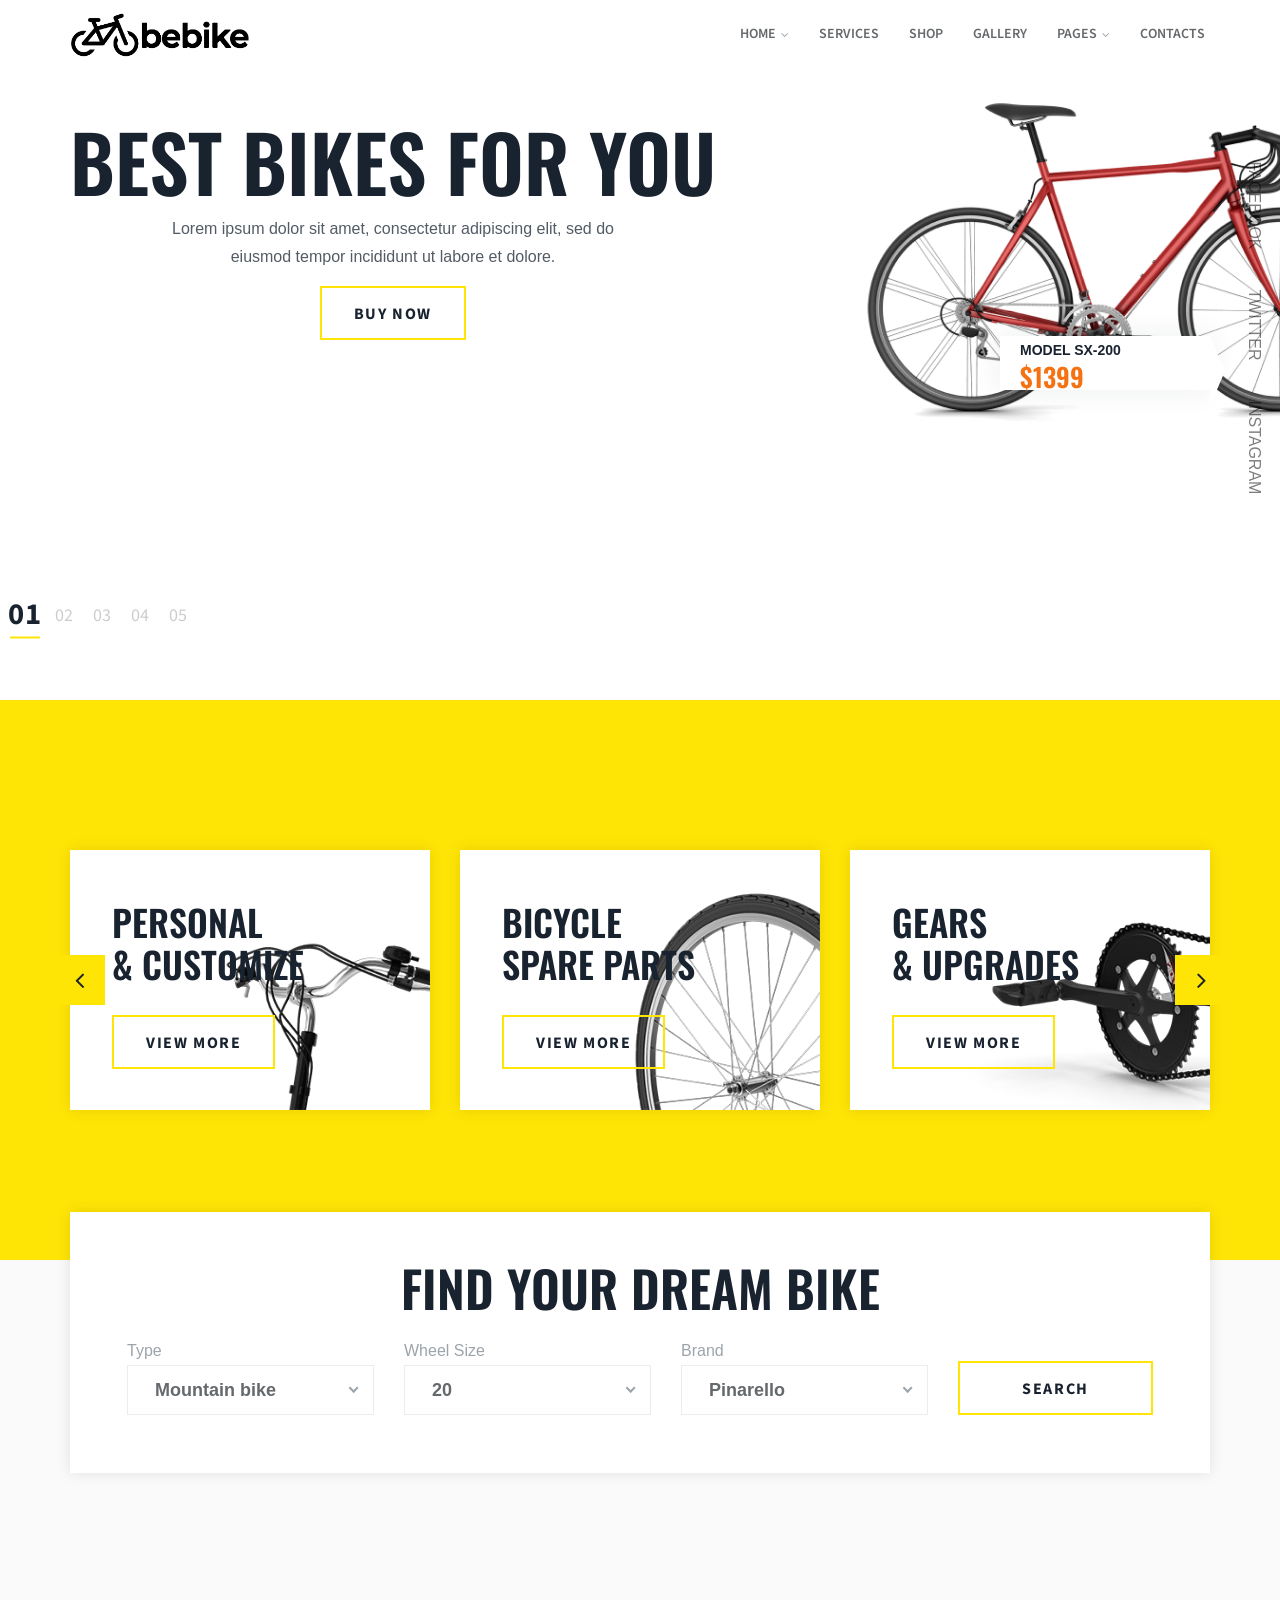
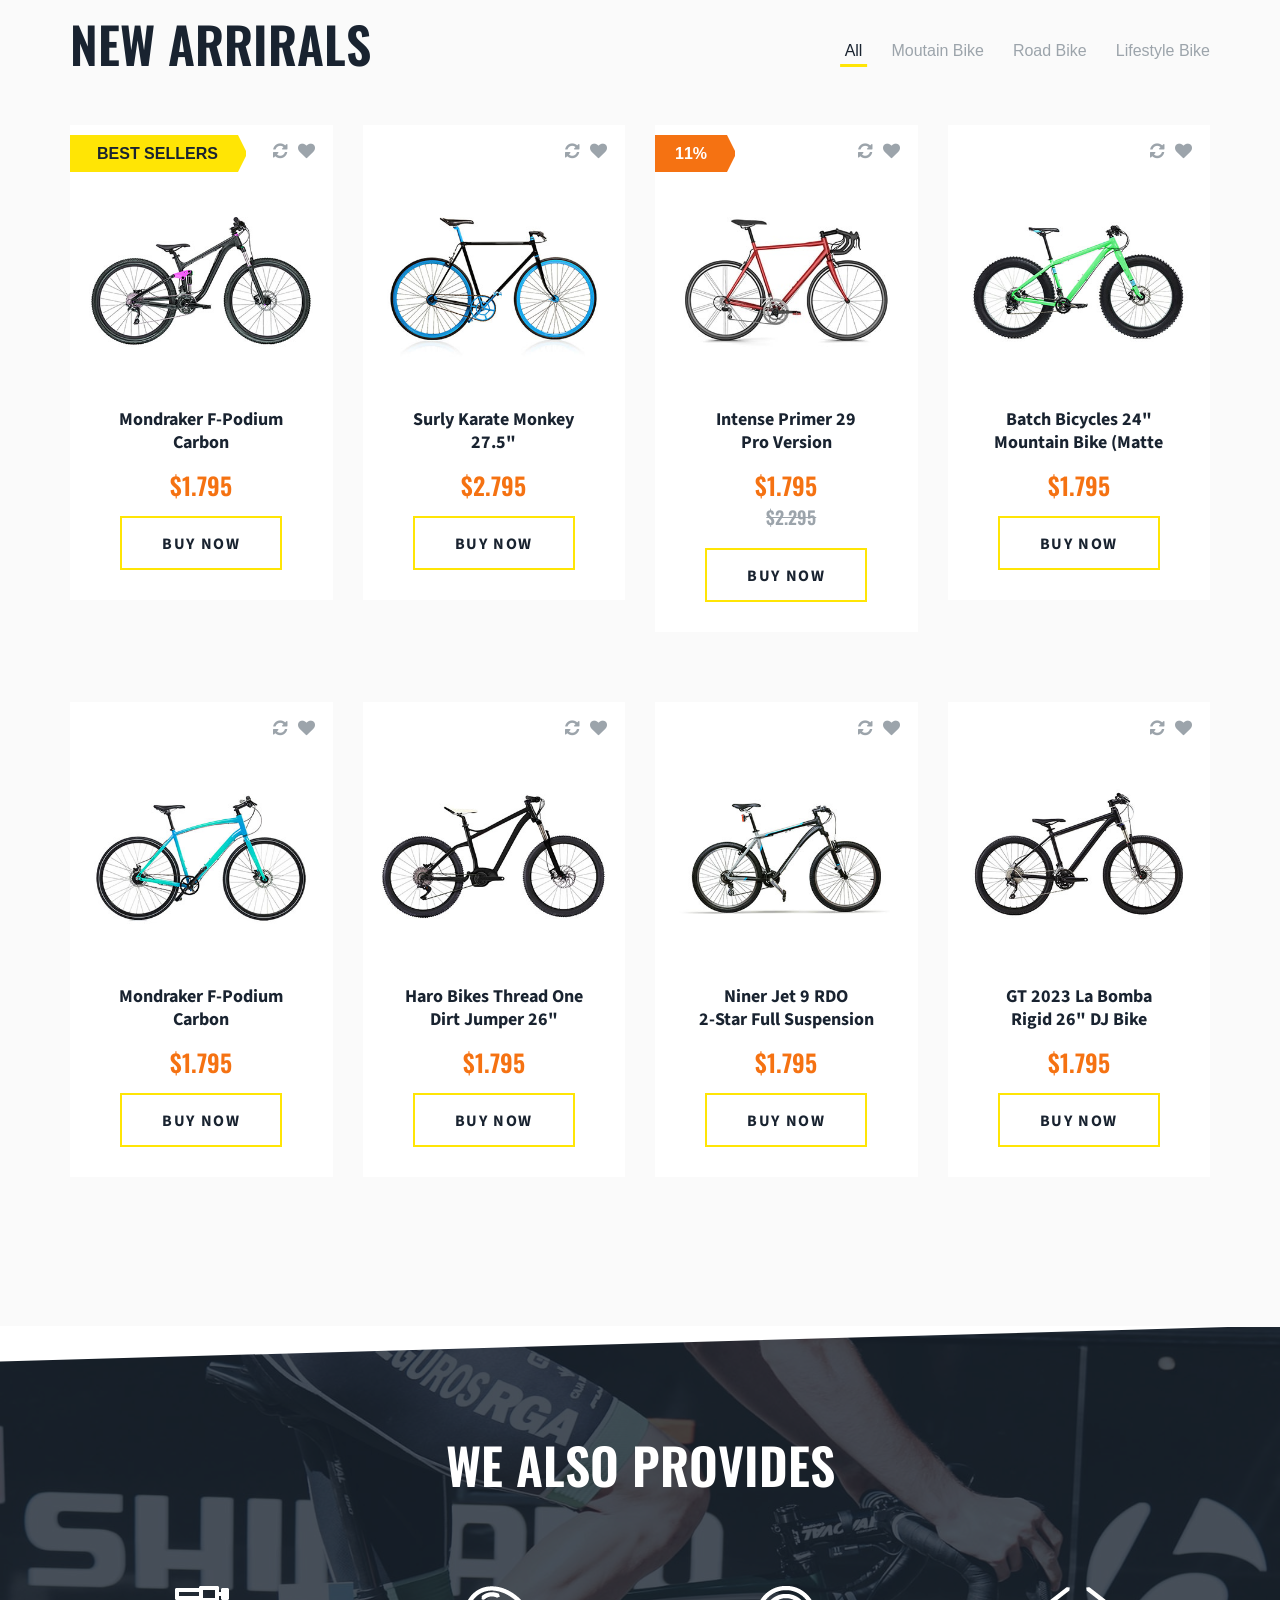
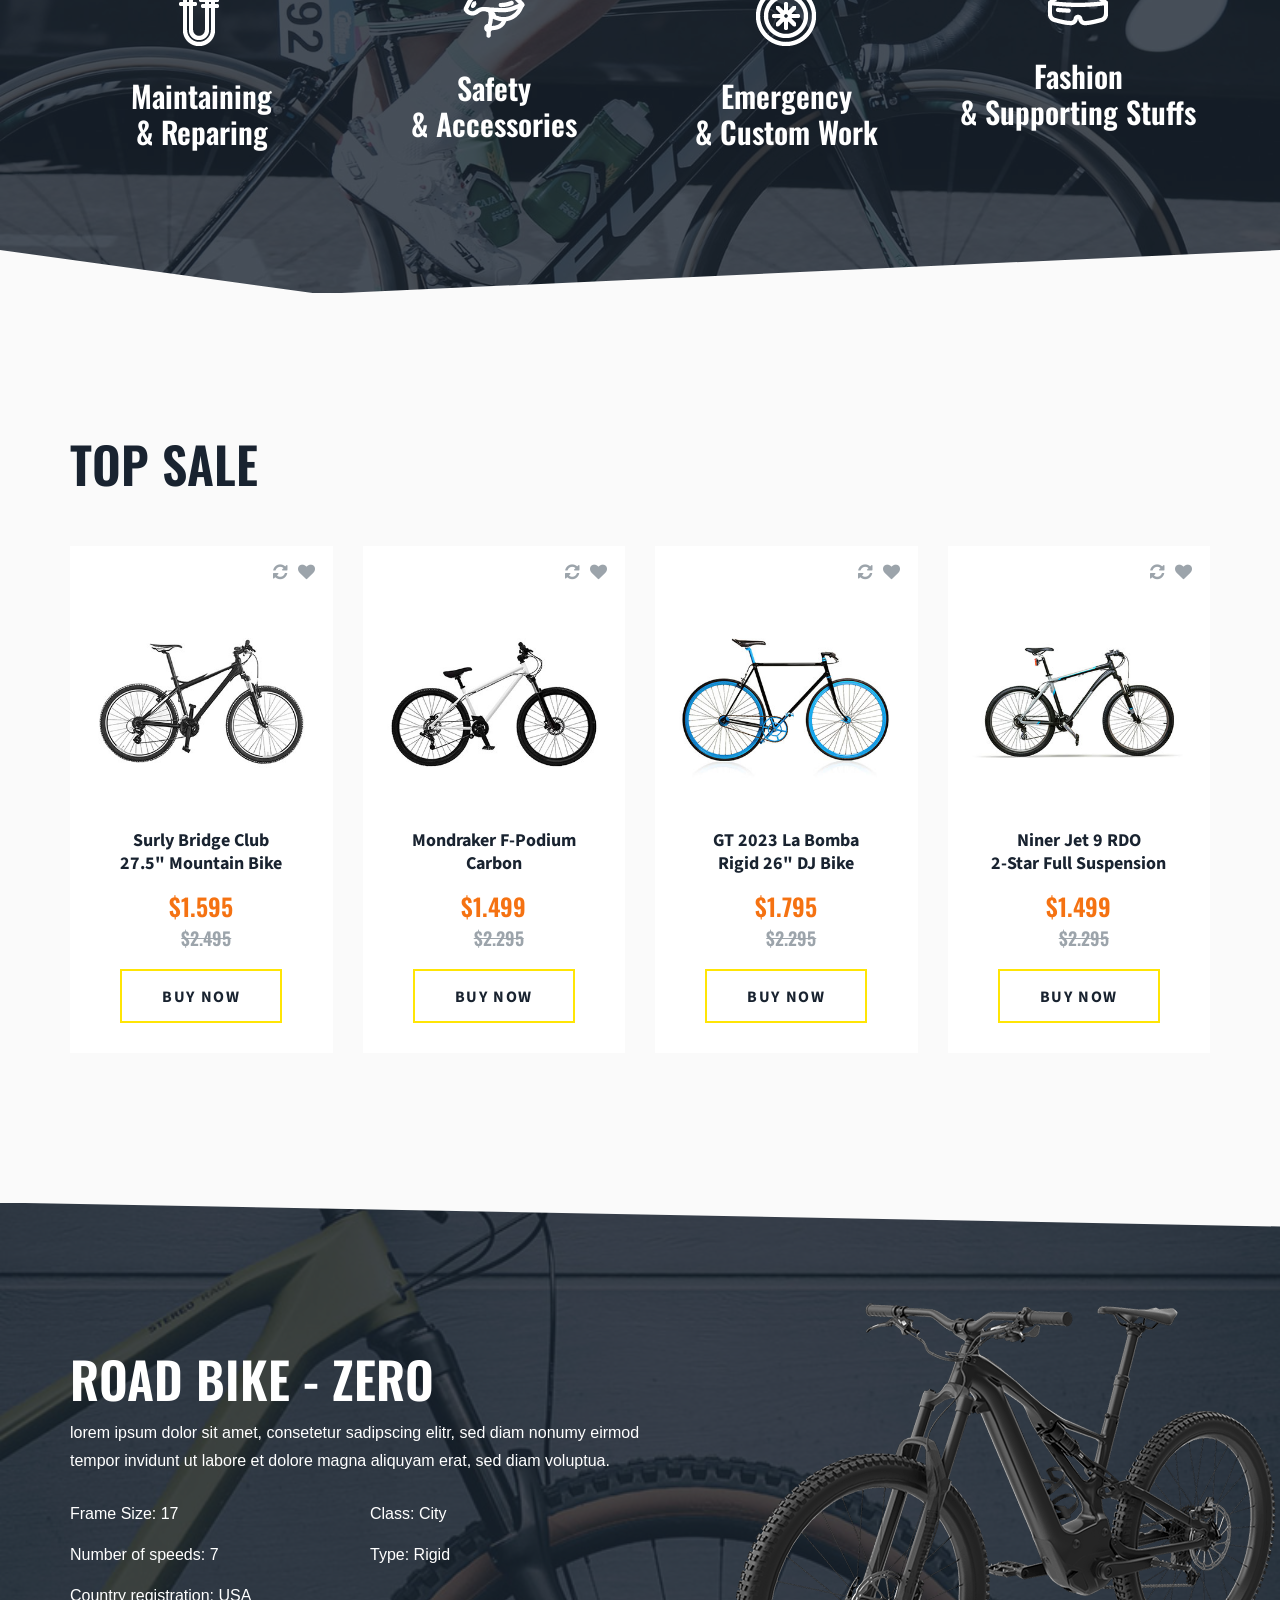
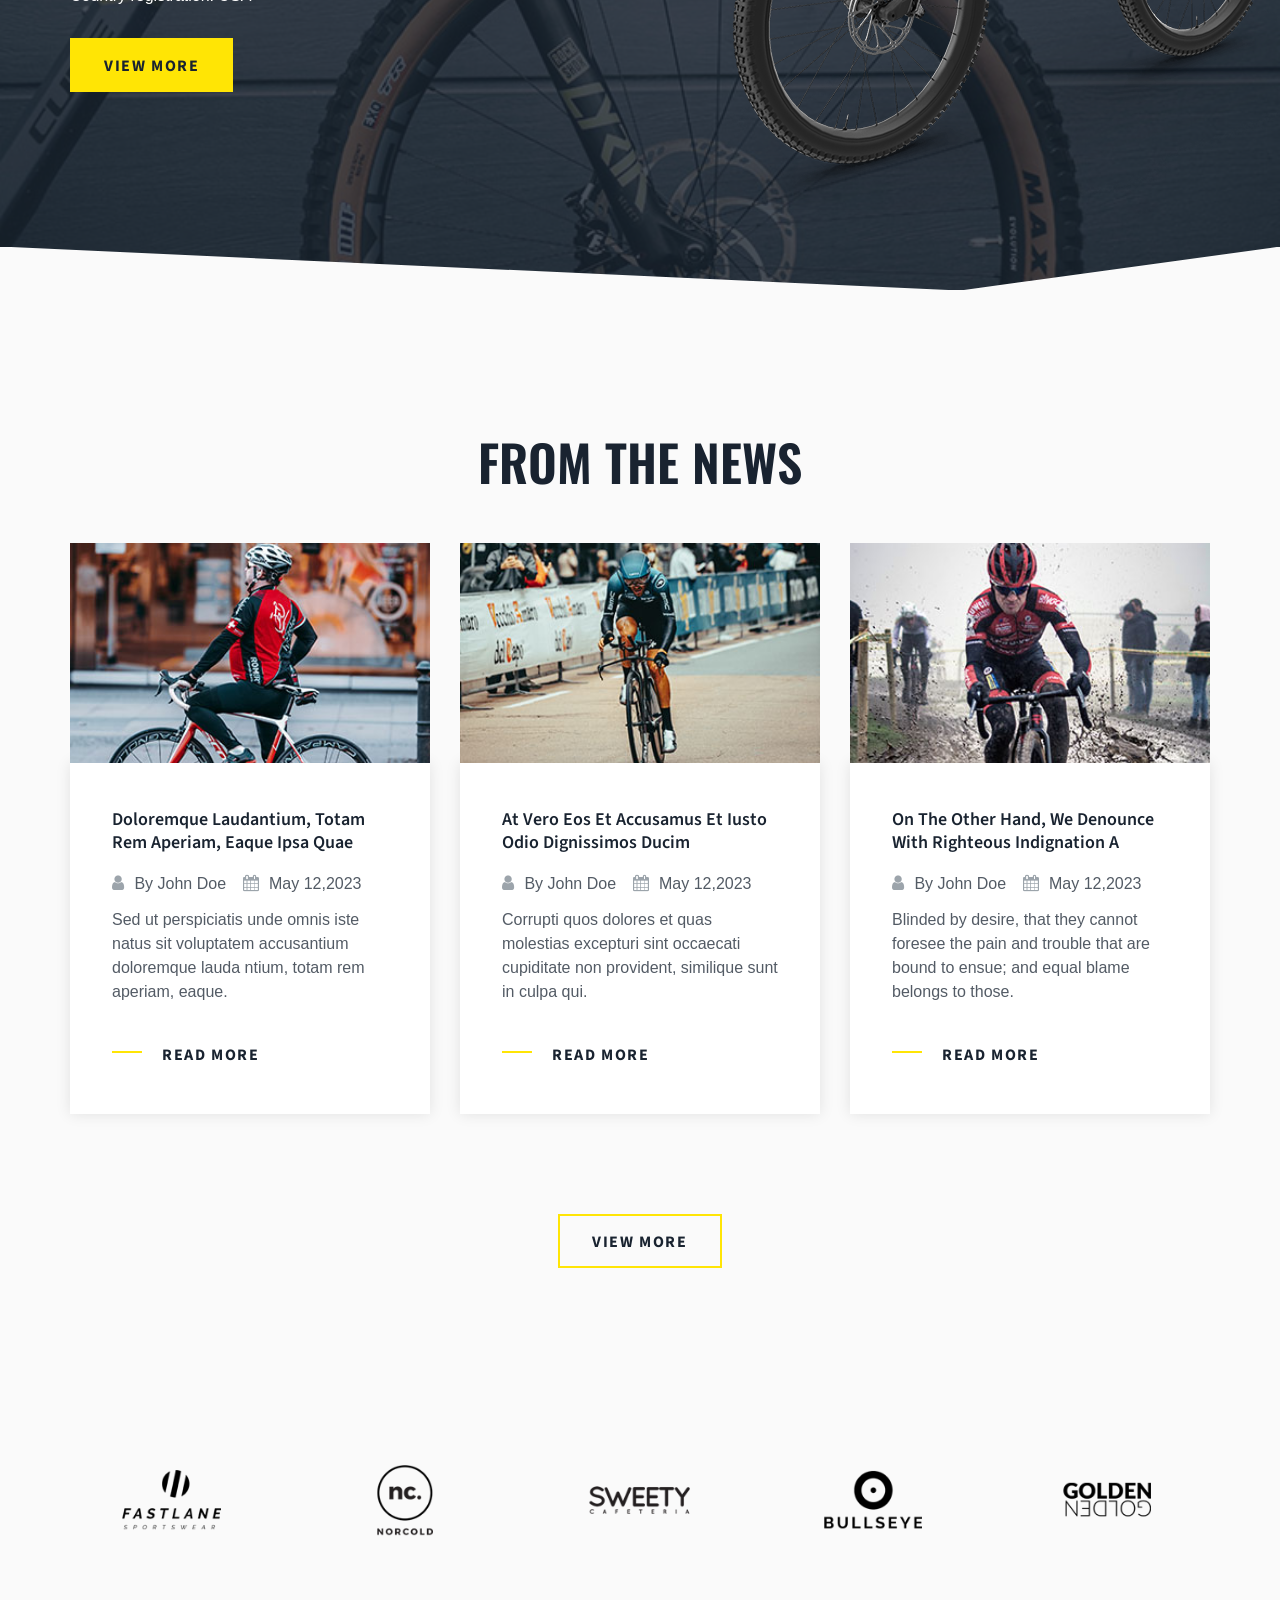
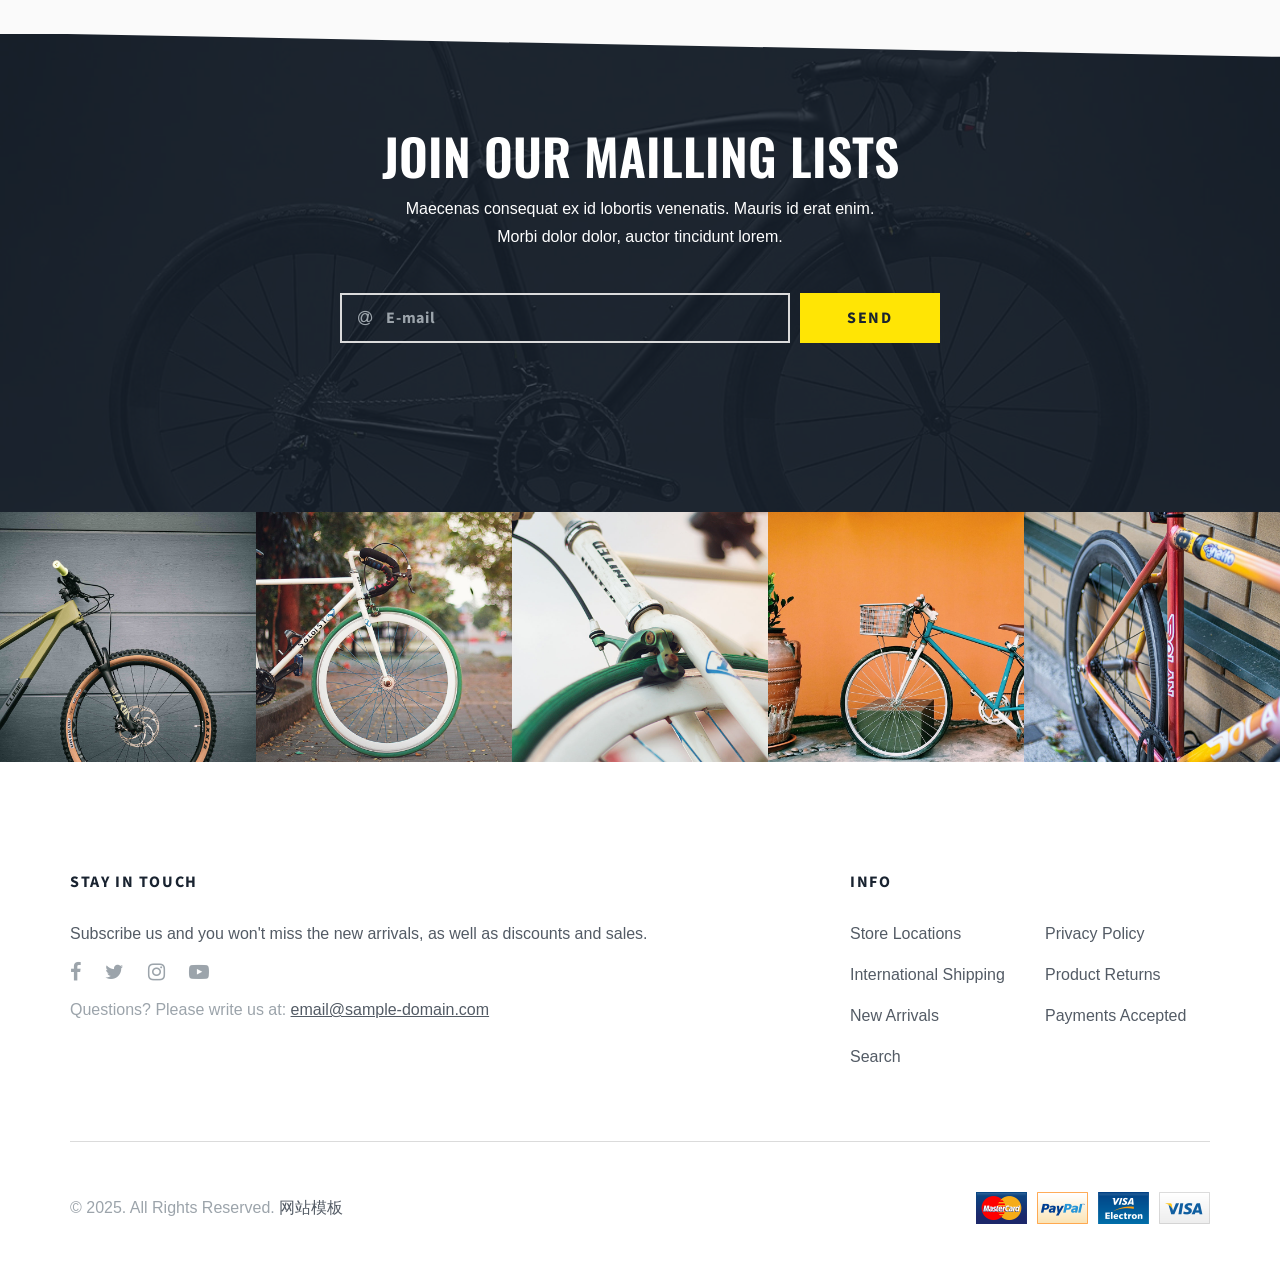
<file: index.html>
<!DOCTYPE html>
<html xmlns="http://www.w3.org/1999/xhtml" lang="en" xml:lang="en">
<head>
	<meta charset="UTF-8">
	<title>Bebike</title>
	<!-- =================== META =================== -->
	<meta name="keywords" content="">
	<meta name="description" content="">
	<meta name="format-detection" content="telephone=no">
	<meta name="viewport" content="width=device-width, initial-scale=1, shrink-to-fit=no">
	<link rel="shortcut icon" href="assets/img/favicon.png">
	<!-- =================== STYLE =================== -->
	<link rel="stylesheet" href="assets/css/slick.min.css">
	<link rel="stylesheet" href="assets/css/bootstrap-grid.css">
	<link rel="stylesheet" href="assets/css/font-awesome.min.css">
	<link rel="stylesheet" href="assets/css/nice-select.css">
	<link rel="stylesheet" href="assets/css/animate.css">
	<link rel="stylesheet" href="assets/css/style.css">
</head>

<body id="home" class="inner-scroll">
	<!--================ PRELOADER ================-->
	<div class="preloader-cover">
		<div class="preloader">
			<span></span>
			<span></span>
			<span></span>
			<span></span>
		</div>
	</div>
	<!--============== PRELOADER END ==============-->
	<!-- ================= HEADER ================= -->
	<header class="header">
		<a href="#" class="nav-btn">
			<span></span>
			<span></span>
			<span></span>
		</a>
		<div class="header-menu">
			<div class="container">
				<a href="index.html" class="logo"><img src="assets/img/logo.png" alt="logo"></a>
				<nav class="nav-menu">
					<ul class="nav-list">
						<li class="dropdown">
							<a href="index.html">Home <i class="fa fa-angle-down" aria-hidden="true"></i></a>
							<ul>
								<li><a href="index-2.html">Home 2</a></li>
							</ul>
						</li>
						<li><a href="services.html">Services</a></li>
						<li><a href="store.html">Shop</a></li>
						<li><a href="gallery.html">Gallery</a></li>
						<li class="dropdown">
							<a href="#">Pages <i class="fa fa-angle-down" aria-hidden="true"></i></a>
							<ul>
								<li><a href="about.html">About Us</a></li>
								<li><a href="blog.html">News</a></li>
								<li><a href="404.html">Page error 404</a></li>
							</ul>
						</li>
						<li><a href="contacts.html">Contacts</a></li>
					</ul>
				</nav>
			</div>
		</div>
	</header>
	<!-- =============== HEADER END =============== -->

	<!-- =============== MAIN SLIDER =============== -->
	<section class="brt-main-slider">
		<div class="main-slide-navigation"></div>
		<ul class="main-soc-list">
			<li><a href="#">facebook</a></li>
			<li><a href="#">twitter</a></li>
			<li><a href="#">instagram</a></li>
		</ul>
		<div class="main-slider">
			<div class="main-slide">
				<div class="main-slide-bg" style="background-image: url(assets/img/slide-bg.png);"></div>
				<div class="container">
					<div class="main-slide-info">
						<h2 class="title">best bikes for you</h2>
						<p>Lorem ipsum dolor sit amet, consectetur adipiscing elit, sed do eiusmod tempor incididunt ut labore et dolore.</p>
						<a href="single-product.html" class="btn"><span>buy now</span></a>
					</div>
					<div class="slide-img-cover">
						<a href="single-product.html" class="lable-bike">
							<div class="lable-bike-item">
								<div class="model">model SX-200</div>
								<div class="price">$1399</div>
							</div>
						</a>
						<img src="assets/img/slide.png" alt="img" class="slide-img">
					</div>
				</div>
			</div>
			<div class="main-slide">
				<div class="main-slide-bg" style="background-image: url(assets/img/slide-bg.png);"></div>
				<div class="container">
					<div class="main-slide-info">
						<h2 class="title">best bikes for you</h2>
						<p>Lorem ipsum dolor sit amet, consectetur adipisicing elit. Labore consectetur sint iure id expedita saepe.</p>
						<a href="single-product.html" class="btn"><span>buy now</span></a>
					</div>
					<div class="slide-img-cover">
						<a href="single-product.html" class="lable-bike">
							<div class="lable-bike-item">
								<div class="model">model M-300</div>
								<div class="price">$1199</div>
							</div>
						</a>
						<img src="assets/img/slide.png" alt="img" class="slide-img">
					</div>
				</div>
			</div>
			<div class="main-slide">
				<div class="main-slide-bg" style="background-image: url(assets/img/slide-bg.png);"></div>
				<div class="container">
					<div class="main-slide-info">
						<h2 class="title">best bikes for you</h2>
						<p>Lorem ipsum dolor sit amet, consectetur adipisicing elit. Veritatis distinctio tenetur ab ut! Qui, facilis.</p>
						<a href="single-product.html" class="btn"><span>buy now</span></a>
					</div>
					<div class="slide-img-cover">
						<a href="single-product.html" class="lable-bike">
							<div class="lable-bike-item">
								<div class="model">model X-230</div>
								<div class="price">$1099</div>
							</div>
						</a>
						<img src="assets/img/slide.png" alt="img" class="slide-img">
					</div>
				</div>
			</div>
			<div class="main-slide">
				<div class="main-slide-bg" style="background-image: url(assets/img/slide-bg.png);"></div>
				<div class="container">
					<div class="main-slide-info">
						<h2 class="title">best bikes for you</h2>
						<p>Lorem ipsum dolor sit amet, consectetur adipiscing elit, sed do eiusmod tempor incididunt ut labore et dolore.</p>
						<a href="single-product.html" class="btn"><span>buy now</span></a>
					</div>
					<div class="slide-img-cover">
						<a href="single-product.html" class="lable-bike">
							<div class="lable-bike-item">
								<div class="model">model SX-200</div>
								<div class="price">$1399</div>
							</div>
						</a>
						<img src="assets/img/slide.png" alt="img" class="slide-img">
					</div>
				</div>
			</div>
			<div class="main-slide">
				<div class="main-slide-bg" style="background-image: url(assets/img/slide-bg.png);"></div>
				<div class="container">
					<div class="main-slide-info">
						<h2 class="title">best bikes for you</h2>
						<p>Lorem ipsum dolor sit amet, consectetur adipisicing elit. Labore consectetur sint iure id expedita saepe.</p>
						<a href="single-product.html" class="btn"><span>buy now</span></a>
					</div>
					<div class="slide-img-cover">
						<a href="single-product.html" class="lable-bike">
							<div class="lable-bike-item">
								<div class="model">model M-300</div>
								<div class="price">$1199</div>
							</div>
						</a>
						<img src="assets/img/slide.png" alt="img" class="slide-img">
					</div>
				</div>
			</div>
		</div>
	</section>
	<!-- ============= MAIN SLIDER END ============= -->

	<!--============== CATEGORY ==============-->
	<section class="s-category-bicycle">
		<div class="container">
			<div class="slider-categ-bicycle">
				<div class="slide-categ-bicycle">
					<div class="categ-bicycle-item">
						<img src="assets/img/category-1.png" alt="category">
						<div class="categ-bicycle-info">
							<h4 class="title">Personal <br>& Customize</h4>
							<a href="store.html" class="btn"><span>view more</span></a>
						</div>
					</div>
				</div>
				<div class="slide-categ-bicycle">
					<div class="categ-bicycle-item">
						<img src="assets/img/category-2.png" alt="category">
						<div class="categ-bicycle-info">
							<h4 class="title">Bicycle <br>Spare Parts</h4>
							<a href="store.html" class="btn"><span>view more</span></a>
						</div>
					</div>
				</div>
				<div class="slide-categ-bicycle">
					<div class="categ-bicycle-item">
						<img src="assets/img/category-3.png" alt="category">
						<div class="categ-bicycle-info">
							<h4 class="title">Gears <br>& Upgrades</h4>
							<a href="store.html" class="btn"><span>view more</span></a>
						</div>
					</div>
				</div>
				<div class="slide-categ-bicycle">
					<div class="categ-bicycle-item">
						<img src="assets/img/category-4.png" alt="category">
						<div class="categ-bicycle-info">
							<h4 class="title">Sport <br>Accessories</h4>
							<a href="store.html" class="btn"><span>view more</span></a>
						</div>
					</div>
				</div>
			</div>
		</div>
	</section>
	<!--============ CATEGORY END ============-->



  <!--================ SEARCH FORM ================-->
	<section class="brt-search-form">
		<div class="container">
			<form class="find-bike-form">
				<h2 class="title">Find your dream bike</h2>
				<ul class="form-wrap">
					<li>
						<label>Type</label>
						<select class="nice-select">
							<option selected="selected">Mountain bike</option>
							<option>Hybrid/Comfort Bike</option>
							<option>Cyclocross Bike</option>
							<option>BMX/Trick Bike</option>
							<option>Road Bike</option>
							<option>Track Bike</option>
						</select>
					</li>
					<li>
						<label>Wheel Size</label>
						<select class="nice-select">
							<option selected="selected">20</option>
							<option>24</option>
							<option>26</option>
							<option>27</option>
							<option>27.5</option>
							<option>28</option>
						</select>
					</li>
					<li>
						<label>Brand</label>
						<select class="nice-select">
							<option selected="selected">Pinarello</option>
							<option>Eddy Merckx</option>
							<option>Specialized</option>
							<option>Giant</option>
							<option>Trek</option>
							<option>BMC</option>
						</select>
					</li>
					<li><a href="store.html" class="btn"><span>search</span></a></li>
				</ul>
			</form>
		</div>
	</section>
	<!--============== SEARCH FORM END ==============-->

	<!--================== PRODUCTS ==================-->
	<section class="brt-products">
		<div class="container">
			<div class="tab-wrap">
				<div class="products-title-cover">
					<h2 class="title">New Arrirals</h2>
					<ul class="tab-nav product-tabs">
						<li class="item" rel="tab1"><span>All</span></li>
						<li class="item" rel="tab2"><span>Moutain Bike</span></li>
						<li class="item" rel="tab3"><span>Road Bike</span></li>
						<li class="item" rel="tab4"><span>Lifestyle Bike</span></li>
					</ul>
				</div>
				<div class="tabs-content">
					<div class="tab tab1">
						<div class="row product-cover">
							<div class="col-sm-6 col-lg-3">
								<div class="product-item">
									<span class="top-sale">Best Sellers</span>
									<ul class="product-icon-top">
										<li><a href="#"><i class="fa fa-refresh" aria-hidden="true"></i></a></li>
										<li><a href="#"><i class="fa fa-heart" aria-hidden="true"></i></a></li>
									</ul>
									<a href="single-product.html" class="product-img"><img class="lazy" src="assets/img/placeholder-all.png" data-src="assets/img/01.jpg" alt="product"></a>
									<div class="product-item-cover">
										<h6 class="prod-title"><a href="single-product.html">Mondraker F-Podium Carbon<br>DC Mountain Bike</a></h6>
										<div class="price-cover">
											<div class="new-price">$1.795</div>
										</div>
										<a href="single-product.html" class="btn"><span>buy now</span></a>
									</div>
									<div class="prod-info">
										<ul class="prod-list">
											<li>Frame Size: <span>17</span></li>
											<li>Class: <span>City</span></li>
											<li>Number of speeds: <span>7</span></li>
											<li>Type: <span>Rigid</span></li>
											<li>Country registration: <span>USA</span></li>
										</ul>
									</div>
								</div>
							</div>
							<div class="col-sm-6 col-lg-3">
								<div class="product-item">
									<ul class="product-icon-top">
										<li><a href="#"><i class="fa fa-refresh" aria-hidden="true"></i></a></li>
										<li><a href="#"><i class="fa fa-heart" aria-hidden="true"></i></a></li>
									</ul>
									<a href="single-product.html" class="product-img"><img class="lazy" src="assets/img/placeholder-all.png" data-src="assets/img/02.jpg" alt="product"></a>
									<div class="product-item-cover">
										<h6 class="prod-title"><a href="single-product.html">Surly Karate Monkey 27.5"<br>Rigid Mountain Bike</a></h6>
										<div class="price-cover">
											<div class="new-price">$2.795</div>
										</div>
										<a href="single-product.html" class="btn"><span>buy now</span></a>
									</div>
									<div class="prod-info">
										<ul class="prod-list">
											<li>Frame Size: <span>17</span></li>
											<li>Class: <span>City</span></li>
											<li>Number of speeds: <span>7</span></li>
											<li>Type: <span>Rigid</span></li>
											<li>Country registration: <span>USA</span></li>
										</ul>
									</div>
								</div>
							</div>
							<div class="col-sm-6 col-lg-3">
								<div class="product-item">
									<span class="sale">11%</span>
									<ul class="product-icon-top">
										<li><a href="#"><i class="fa fa-refresh" aria-hidden="true"></i></a></li>
										<li><a href="#"><i class="fa fa-heart" aria-hidden="true"></i></a></li>
									</ul>
									<a href="single-product.html" class="product-img"><img class="lazy" src="assets/img/placeholder-all.png" data-src="assets/img/03.jpg" alt="product"></a>
									<div class="product-item-cover">
										<h6 class="prod-title"><a href="single-product.html">Intense Primer 29<br>Pro Version</a></h6>
										<div class="price-cover">
											<div class="new-price">$1.795</div>
											<div class="old-price">$2.295</div>
										</div>
										<a href="single-product.html" class="btn"><span>buy now</span></a>
									</div>
									<div class="prod-info">
										<ul class="prod-list">
											<li>Frame Size: <span>17</span></li>
											<li>Class: <span>City</span></li>
											<li>Number of speeds: <span>7</span></li>
											<li>Type: <span>Rigid</span></li>
											<li>Country registration: <span>USA</span></li>
										</ul>
									</div>
								</div>
							</div>
							<div class="col-sm-6 col-lg-3">
								<div class="product-item">
									<ul class="product-icon-top">
										<li><a href="#"><i class="fa fa-refresh" aria-hidden="true"></i></a></li>
										<li><a href="#"><i class="fa fa-heart" aria-hidden="true"></i></a></li>
									</ul>
									<a href="single-product.html" class="product-img"><img class="lazy" src="assets/img/placeholder-all.png" data-src="assets/img/04.jpg" alt="product"></a>
									<div class="product-item-cover">
										<h6 class="prod-title"><a href="single-product.html">Batch Bicycles 24"<br>Mountain Bike (Matte Ignite)</a></h6>
										<div class="price-cover">
											<div class="new-price">$1.795</div>
										</div>
										<a href="single-product.html" class="btn"><span>buy now</span></a>
									</div>
									<div class="prod-info">
										<ul class="prod-list">
											<li>Frame Size: <span>17</span></li>
											<li>Class: <span>City</span></li>
											<li>Number of speeds: <span>7</span></li>
											<li>Type: <span>Rigid</span></li>
											<li>Country registration: <span>USA</span></li>
										</ul>
									</div>
								</div>
							</div>
							<div class="col-sm-6 col-lg-3">
								<div class="product-item">
									<ul class="product-icon-top">
										<li><a href="#"><i class="fa fa-refresh" aria-hidden="true"></i></a></li>
										<li><a href="#"><i class="fa fa-heart" aria-hidden="true"></i></a></li>
									</ul>
									<a href="single-product.html" class="product-img"><img class="lazy" src="assets/img/placeholder-all.png" data-src="assets/img/05.jpg" alt="product"></a>
									<div class="product-item-cover">
										<h6 class="prod-title"><a href="single-product.html">Mondraker F-Podium Carbon<br>DC Mountain Bike</a></h6>
										<div class="price-cover">
											<div class="new-price">$1.795</div>
										</div>
										<a href="single-product.html" class="btn"><span>buy now</span></a>
									</div>
									<div class="prod-info">
										<ul class="prod-list">
											<li>Frame Size: <span>17</span></li>
											<li>Class: <span>City</span></li>
											<li>Number of speeds: <span>7</span></li>
											<li>Type: <span>Rigid</span></li>
											<li>Country registration: <span>USA</span></li>
										</ul>
									</div>
								</div>
							</div>
							<div class="col-sm-6 col-lg-3">
								<div class="product-item">
									<ul class="product-icon-top">
										<li><a href="#"><i class="fa fa-refresh" aria-hidden="true"></i></a></li>
										<li><a href="#"><i class="fa fa-heart" aria-hidden="true"></i></a></li>
									</ul>
									<a href="single-product.html" class="product-img"><img class="lazy" src="assets/img/placeholder-all.png" data-src="assets/img/06.jpg" alt="product"></a>
									<div class="product-item-cover">
										<h6 class="prod-title"><a href="single-product.html">Haro Bikes Thread One<br>Dirt Jumper 26"</a></h6>
										<div class="price-cover">
											<div class="new-price">$1.795</div>
										</div>
										<a href="single-product.html" class="btn"><span>buy now</span></a>
									</div>
									<div class="prod-info">
										<ul class="prod-list">
											<li>Frame Size: <span>17</span></li>
											<li>Class: <span>City</span></li>
											<li>Number of speeds: <span>7</span></li>
											<li>Type: <span>Rigid</span></li>
											<li>Country registration: <span>USA</span></li>
										</ul>
									</div>
								</div>
							</div>
							<div class="col-sm-6 col-lg-3">
								<div class="product-item">
									<ul class="product-icon-top">
										<li><a href="#"><i class="fa fa-refresh" aria-hidden="true"></i></a></li>
										<li><a href="#"><i class="fa fa-heart" aria-hidden="true"></i></a></li>
									</ul>
									<a href="single-product.html" class="product-img"><img class="lazy" src="assets/img/placeholder-all.png" data-src="assets/img/07.jpg" alt="product"></a>
									<div class="product-item-cover">
										<h6 class="prod-title"><a href="single-product.html">Niner Jet 9 RDO<br>2-Star Full Suspension</a></h6>
										<div class="price-cover">
											<div class="new-price">$1.795</div>
										</div>
										<a href="single-product.html" class="btn"><span>buy now</span></a>
									</div>
									<div class="prod-info">
										<ul class="prod-list">
											<li>Frame Size: <span>17</span></li>
											<li>Class: <span>City</span></li>
											<li>Number of speeds: <span>7</span></li>
											<li>Type: <span>Rigid</span></li>
											<li>Country registration: <span>USA</span></li>
										</ul>
									</div>
								</div>
							</div>
							<div class="col-sm-6 col-lg-3">
								<div class="product-item">
									<ul class="product-icon-top">
										<li><a href="#"><i class="fa fa-refresh" aria-hidden="true"></i></a></li>
										<li><a href="#"><i class="fa fa-heart" aria-hidden="true"></i></a></li>
									</ul>
									<a href="single-product.html" class="product-img"><img class="lazy" src="assets/img/placeholder-all.png" data-src="assets/img/08.jpg" alt="product"></a>
									<div class="product-item-cover">
										<h6 class="prod-title"><a href="single-product.html">GT 2023 La Bomba<br>Rigid 26" DJ Bike</a></h6>
										<div class="price-cover">
											<div class="new-price">$1.795</div>
										</div>
										<a href="single-product.html" class="btn"><span>buy now</span></a>
									</div>
									<div class="prod-info">
										<ul class="prod-list">
											<li>Frame Size: <span>17</span></li>
											<li>Class: <span>City</span></li>
											<li>Number of speeds: <span>7</span></li>
											<li>Type: <span>Rigid</span></li>
											<li>Country registration: <span>USA</span></li>
										</ul>
									</div>
								</div>
							</div>
						</div>
					</div>
					<div class="tab tab2">
						<div class="row product-cover">
							<div class="col-sm-6 col-lg-3">
								<div class="product-item">
									<ul class="product-icon-top">
										<li><a href="#"><i class="fa fa-refresh" aria-hidden="true"></i></a></li>
										<li><a href="#"><i class="fa fa-heart" aria-hidden="true"></i></a></li>
									</ul>
									<a href="single-product.html" class="product-img"><img class="lazy" src="assets/img/placeholder-all.png" data-src="assets/img/05.jpg" alt="product"></a>
									<div class="product-item-cover">
										<h6 class="prod-title"><a href="single-product.html">Mondraker F-Podium Carbon<br>DC Mountain Bike</a></h6>
										<div class="price-cover">
											<div class="new-price">$1.795</div>
										</div>
										<a href="single-product.html" class="btn"><span>buy now</span></a>
									</div>
									<div class="prod-info">
										<ul class="prod-list">
											<li>Frame Size: <span>17</span></li>
											<li>Class: <span>City</span></li>
											<li>Number of speeds: <span>7</span></li>
											<li>Type: <span>Rigid</span></li>
											<li>Country registration: <span>USA</span></li>
										</ul>
									</div>
								</div>
							</div>
							<div class="col-sm-6 col-lg-3">
								<div class="product-item">
									<ul class="product-icon-top">
										<li><a href="#"><i class="fa fa-refresh" aria-hidden="true"></i></a></li>
										<li><a href="#"><i class="fa fa-heart" aria-hidden="true"></i></a></li>
									</ul>
									<a href="single-product.html" class="product-img"><img class="lazy" src="assets/img/placeholder-all.png" data-src="assets/img/06.jpg" alt="product"></a>
									<div class="product-item-cover">
										<h6 class="prod-title"><a href="single-product.html">Haro Bikes Thread One<br>Dirt Jumper 26"</a></h6>
										<div class="price-cover">
											<div class="new-price">$1.795</div>
										</div>
										<a href="single-product.html" class="btn"><span>buy now</span></a>
									</div>
									<div class="prod-info">
										<ul class="prod-list">
											<li>Frame Size: <span>17</span></li>
											<li>Class: <span>City</span></li>
											<li>Number of speeds: <span>7</span></li>
											<li>Type: <span>Rigid</span></li>
											<li>Country registration: <span>USA</span></li>
										</ul>
									</div>
								</div>
							</div>
							<div class="col-sm-6 col-lg-3">
								<div class="product-item">
									<span class="top-sale">top sale</span>
									<ul class="product-icon-top">
										<li><a href="#"><i class="fa fa-refresh" aria-hidden="true"></i></a></li>
										<li><a href="#"><i class="fa fa-heart" aria-hidden="true"></i></a></li>
									</ul>
									<a href="single-product.html" class="product-img"><img class="lazy" src="assets/img/placeholder-all.png" data-src="assets/img/01.jpg" alt="product"></a>
									<div class="product-item-cover">
										<h6 class="prod-title"><a href="single-product.html">Mondraker F-Podium Carbon<br>DC Mountain Bike</a></h6>
										<div class="price-cover">
											<div class="new-price">$1.795</div>
											<div class="old-price">$2.295</div>
										</div>
										<a href="single-product.html" class="btn"><span>buy now</span></a>
									</div>
									<div class="prod-info">
										<ul class="prod-list">
											<li>Frame Size: <span>17</span></li>
											<li>Class: <span>City</span></li>
											<li>Number of speeds: <span>7</span></li>
											<li>Type: <span>Rigid</span></li>
											<li>Country registration: <span>USA</span></li>
										</ul>
									</div>
								</div>
							</div>
							<div class="col-sm-6 col-lg-3">
								<div class="product-item">
									<ul class="product-icon-top">
										<li><a href="#"><i class="fa fa-refresh" aria-hidden="true"></i></a></li>
										<li><a href="#"><i class="fa fa-heart" aria-hidden="true"></i></a></li>
									</ul>
									<a href="single-product.html" class="product-img"><img class="lazy" src="assets/img/placeholder-all.png" data-src="assets/img/02.jpg" alt="product"></a>
									<div class="product-item-cover">
										<h6 class="prod-title"><a href="single-product.html">Surly Karate Monkey 27.5"<br>Rigid Mountain Bike</a></h6>
										<div class="price-cover">
											<div class="new-price">$1.795</div>
										</div>
										<a href="single-product.html" class="btn"><span>buy now</span></a>
									</div>
									<div class="prod-info">
										<ul class="prod-list">
											<li>Frame Size: <span>17</span></li>
											<li>Class: <span>City</span></li>
											<li>Number of speeds: <span>7</span></li>
											<li>Type: <span>Rigid</span></li>
											<li>Country registration: <span>USA</span></li>
										</ul>
									</div>
								</div>
							</div>
							<div class="col-sm-6 col-lg-3">
								<div class="product-item">
									<span class="sale">11%</span>
									<ul class="product-icon-top">
										<li><a href="#"><i class="fa fa-refresh" aria-hidden="true"></i></a></li>
										<li><a href="#"><i class="fa fa-heart" aria-hidden="true"></i></a></li>
									</ul>
									<a href="single-product.html" class="product-img"><img class="lazy" src="assets/img/placeholder-all.png" data-src="assets/img/03.jpg" alt="product"></a>
									<div class="product-item-cover">
										<h6 class="prod-title"><a href="single-product.html">Intense Primer 29<br>Pro Version</a></h6>
										<div class="price-cover">
											<div class="new-price">$1.795</div>
											<div class="old-price">$2.295</div>
										</div>
										<a href="single-product.html" class="btn"><span>buy now</span></a>
									</div>
									<div class="prod-info">
										<ul class="prod-list">
											<li>Frame Size: <span>17</span></li>
											<li>Class: <span>City</span></li>
											<li>Number of speeds: <span>7</span></li>
											<li>Type: <span>Rigid</span></li>
											<li>Country registration: <span>USA</span></li>
										</ul>
									</div>
								</div>
							</div>
							<div class="col-sm-6 col-lg-3">
								<div class="product-item">
									<ul class="product-icon-top">
										<li><a href="#"><i class="fa fa-refresh" aria-hidden="true"></i></a></li>
										<li><a href="#"><i class="fa fa-heart" aria-hidden="true"></i></a></li>
									</ul>
									<a href="single-product.html" class="product-img"><img class="lazy" src="assets/img/placeholder-all.png" data-src="assets/img/04.jpg" alt="product"></a>
									<div class="product-item-cover">
										<h6 class="prod-title"><a href="single-product.html">Batch Bicycles 24"<br>Mountain Bike (Matte Ignite)</a></h6>
										<div class="price-cover">
											<div class="new-price">$1.795</div>
										</div>
										<a href="single-product.html" class="btn"><span>buy now</span></a>
									</div>
									<div class="prod-info">
										<ul class="prod-list">
											<li>Frame Size: <span>17</span></li>
											<li>Class: <span>City</span></li>
											<li>Number of speeds: <span>7</span></li>
											<li>Type: <span>Rigid</span></li>
											<li>Country registration: <span>USA</span></li>
										</ul>
									</div>
								</div>
							</div>
							<div class="col-sm-6 col-lg-3">
								<div class="product-item">
									<ul class="product-icon-top">
										<li><a href="#"><i class="fa fa-refresh" aria-hidden="true"></i></a></li>
										<li><a href="#"><i class="fa fa-heart" aria-hidden="true"></i></a></li>
									</ul>
									<a href="single-product.html" class="product-img"><img class="lazy" src="assets/img/placeholder-all.png" data-src="assets/img/07.jpg" alt="product"></a>
									<div class="product-item-cover">
										<h6 class="prod-title"><a href="single-product.html">Niner Jet 9 RDO<br>2-Star Full Suspension</a></h6>
										<div class="price-cover">
											<div class="new-price">$1.795</div>
										</div>
										<a href="single-product.html" class="btn"><span>buy now</span></a>
									</div>
									<div class="prod-info">
										<ul class="prod-list">
											<li>Frame Size: <span>17</span></li>
											<li>Class: <span>City</span></li>
											<li>Number of speeds: <span>7</span></li>
											<li>Type: <span>Rigid</span></li>
											<li>Country registration: <span>USA</span></li>
										</ul>
									</div>
								</div>
							</div>
							<div class="col-sm-6 col-lg-3">
								<div class="product-item">
									<ul class="product-icon-top">
										<li><a href="#"><i class="fa fa-refresh" aria-hidden="true"></i></a></li>
										<li><a href="#"><i class="fa fa-heart" aria-hidden="true"></i></a></li>
									</ul>
									<a href="single-product.html" class="product-img"><img class="lazy" src="assets/img/placeholder-all.png" data-src="assets/img/08.jpg" alt="product"></a>
									<div class="product-item-cover">
										<h6 class="prod-title"><a href="single-product.html">GT 2023 La Bomba<br>Rigid 26" DJ Bike</a></h6>
										<div class="price-cover">
											<div class="new-price">$1.795</div>
										</div>
										<a href="single-product.html" class="btn"><span>buy now</span></a>
									</div>
									<div class="prod-info">
										<ul class="prod-list">
											<li>Frame Size: <span>17</span></li>
											<li>Class: <span>City</span></li>
											<li>Number of speeds: <span>7</span></li>
											<li>Type: <span>Rigid</span></li>
											<li>Country registration: <span>USA</span></li>
										</ul>
									</div>
								</div>
							</div>
						</div>
					</div>
					<div class="tab tab3">
						<div class="row product-cover">
							<div class="col-sm-6 col-lg-3">
								<div class="product-item">
									<span class="sale">11%</span>
									<ul class="product-icon-top">
										<li><a href="#"><i class="fa fa-refresh" aria-hidden="true"></i></a></li>
										<li><a href="#"><i class="fa fa-heart" aria-hidden="true"></i></a></li>
									</ul>
									<a href="single-product.html" class="product-img"><img class="lazy" src="assets/img/placeholder-all.png" data-src="assets/img/03.jpg" alt="product"></a>
									<div class="product-item-cover">
										<h6 class="prod-title"><a href="single-product.html">Intense Primer 29<br>Pro Version</a></h6>
										<div class="price-cover">
											<div class="new-price">$1.795</div>
											<div class="old-price">$2.295</div>
										</div>
										<a href="single-product.html" class="btn"><span>buy now</span></a>
									</div>
									<div class="prod-info">
										<ul class="prod-list">
											<li>Frame Size: <span>17</span></li>
											<li>Class: <span>City</span></li>
											<li>Number of speeds: <span>7</span></li>
											<li>Type: <span>Rigid</span></li>
											<li>Country registration: <span>USA</span></li>
										</ul>
									</div>
								</div>
							</div>
							<div class="col-sm-6 col-lg-3">
								<div class="product-item">
									<ul class="product-icon-top">
										<li><a href="#"><i class="fa fa-refresh" aria-hidden="true"></i></a></li>
										<li><a href="#"><i class="fa fa-heart" aria-hidden="true"></i></a></li>
									</ul>
									<a href="single-product.html" class="product-img"><img class="lazy" src="assets/img/placeholder-all.png" data-src="assets/img/04.jpg" alt="product"></a>
									<div class="product-item-cover">
										<h6 class="prod-title"><a href="single-product.html">Batch Bicycles 24"<br>Mountain Bike (Matte Ignite)</a></h6>
										<div class="price-cover">
											<div class="new-price">$1.795</div>
										</div>
										<a href="single-product.html" class="btn"><span>buy now</span></a>
									</div>
									<div class="prod-info">
										<ul class="prod-list">
											<li>Frame Size: <span>17</span></li>
											<li>Class: <span>City</span></li>
											<li>Number of speeds: <span>7</span></li>
											<li>Type: <span>Rigid</span></li>
											<li>Country registration: <span>USA</span></li>
										</ul>
									</div>
								</div>
							</div>
							<div class="col-sm-6 col-lg-3">
								<div class="product-item">
									<ul class="product-icon-top">
										<li><a href="#"><i class="fa fa-refresh" aria-hidden="true"></i></a></li>
										<li><a href="#"><i class="fa fa-heart" aria-hidden="true"></i></a></li>
									</ul>
									<a href="single-product.html" class="product-img"><img class="lazy" src="assets/img/placeholder-all.png" data-src="assets/img/05.jpg" alt="product"></a>
									<div class="product-item-cover">
										<h6 class="prod-title"><a href="single-product.html">Mondraker F-Podium Carbon<br>DC Mountain Bike</a></h6>
										<div class="price-cover">
											<div class="new-price">$1.795</div>
										</div>
										<a href="single-product.html" class="btn"><span>buy now</span></a>
									</div>
									<div class="prod-info">
										<ul class="prod-list">
											<li>Frame Size: <span>17</span></li>
											<li>Class: <span>City</span></li>
											<li>Number of speeds: <span>7</span></li>
											<li>Type: <span>Rigid</span></li>
											<li>Country registration: <span>USA</span></li>
										</ul>
									</div>
								</div>
							</div>
							<div class="col-sm-6 col-lg-3">
								<div class="product-item">
									<ul class="product-icon-top">
										<li><a href="#"><i class="fa fa-refresh" aria-hidden="true"></i></a></li>
										<li><a href="#"><i class="fa fa-heart" aria-hidden="true"></i></a></li>
									</ul>
									<a href="single-product.html" class="product-img"><img class="lazy" src="assets/img/placeholder-all.png" data-src="assets/img/06.jpg" alt="product"></a>
									<div class="product-item-cover">
										<h6 class="prod-title"><a href="single-product.html">Haro Bikes Thread One<br>Dirt Jumper 26"</a></h6>
										<div class="price-cover">
											<div class="new-price">$1.795</div>
										</div>
										<a href="single-product.html" class="btn"><span>buy now</span></a>
									</div>
									<div class="prod-info">
										<ul class="prod-list">
											<li>Frame Size: <span>17</span></li>
											<li>Class: <span>City</span></li>
											<li>Number of speeds: <span>7</span></li>
											<li>Type: <span>Rigid</span></li>
											<li>Country registration: <span>USA</span></li>
										</ul>
									</div>
								</div>
							</div>
							<div class="col-sm-6 col-lg-3">
								<div class="product-item">
									<span class="top-sale">top sale</span>
									<ul class="product-icon-top">
										<li><a href="#"><i class="fa fa-refresh" aria-hidden="true"></i></a></li>
										<li><a href="#"><i class="fa fa-heart" aria-hidden="true"></i></a></li>
									</ul>
									<a href="single-product.html" class="product-img"><img class="lazy" src="assets/img/placeholder-all.png" data-src="assets/img/01.jpg" alt="product"></a>
									<div class="product-item-cover">
										<h6 class="prod-title"><a href="single-product.html">Mondraker F-Podium Carbon<br>DC Mountain Bike</a></h6>
										<div class="price-cover">
											<div class="new-price">$1.795</div>
											<div class="old-price">$2.295</div>
										</div>
										<a href="single-product.html" class="btn"><span>buy now</span></a>
									</div>
									<div class="prod-info">
										<ul class="prod-list">
											<li>Frame Size: <span>17</span></li>
											<li>Class: <span>City</span></li>
											<li>Number of speeds: <span>7</span></li>
											<li>Type: <span>Rigid</span></li>
											<li>Country registration: <span>USA</span></li>
										</ul>
									</div>
								</div>
							</div>
							<div class="col-sm-6 col-lg-3">
								<div class="product-item">
									<ul class="product-icon-top">
										<li><a href="#"><i class="fa fa-refresh" aria-hidden="true"></i></a></li>
										<li><a href="#"><i class="fa fa-heart" aria-hidden="true"></i></a></li>
									</ul>
									<a href="single-product.html" class="product-img"><img class="lazy" src="assets/img/placeholder-all.png" data-src="assets/img/02.jpg" alt="product"></a>
									<div class="product-item-cover">
										<h6 class="prod-title"><a href="single-product.html">Surly Karate Monkey 27.5"<br>Rigid Mountain Bike</a></h6>
										<div class="price-cover">
											<div class="new-price">$1.795</div>
										</div>
										<a href="single-product.html" class="btn"><span>buy now</span></a>
									</div>
									<div class="prod-info">
										<ul class="prod-list">
											<li>Frame Size: <span>17</span></li>
											<li>Class: <span>City</span></li>
											<li>Number of speeds: <span>7</span></li>
											<li>Type: <span>Rigid</span></li>
											<li>Country registration: <span>USA</span></li>
										</ul>
									</div>
								</div>
							</div>
							<div class="col-sm-6 col-lg-3">
								<div class="product-item">
									<ul class="product-icon-top">
										<li><a href="#"><i class="fa fa-refresh" aria-hidden="true"></i></a></li>
										<li><a href="#"><i class="fa fa-heart" aria-hidden="true"></i></a></li>
									</ul>
									<a href="single-product.html" class="product-img"><img class="lazy" src="assets/img/placeholder-all.png" data-src="assets/img/07.jpg" alt="product"></a>
									<div class="product-item-cover">
										<h6 class="prod-title"><a href="single-product.html">Niner Jet 9 RDO<br>2-Star Full Suspension</a></h6>
										<div class="price-cover">
											<div class="new-price">$1.795</div>
										</div>
										<a href="single-product.html" class="btn"><span>buy now</span></a>
									</div>
									<div class="prod-info">
										<ul class="prod-list">
											<li>Frame Size: <span>17</span></li>
											<li>Class: <span>City</span></li>
											<li>Number of speeds: <span>7</span></li>
											<li>Type: <span>Rigid</span></li>
											<li>Country registration: <span>USA</span></li>
										</ul>
									</div>
								</div>
							</div>
							<div class="col-sm-6 col-lg-3">
								<div class="product-item">
									<ul class="product-icon-top">
										<li><a href="#"><i class="fa fa-refresh" aria-hidden="true"></i></a></li>
										<li><a href="#"><i class="fa fa-heart" aria-hidden="true"></i></a></li>
									</ul>
									<a href="single-product.html" class="product-img"><img class="lazy" src="assets/img/placeholder-all.png" data-src="assets/img/08.jpg" alt="product"></a>
									<div class="product-item-cover">
										<h6 class="prod-title"><a href="single-product.html">GT 2023 La Bomba<br>Rigid 26" DJ Bike</a></h6>
										<div class="price-cover">
											<div class="new-price">$1.795</div>
										</div>
										<a href="single-product.html" class="btn"><span>buy now</span></a>
									</div>
									<div class="prod-info">
										<ul class="prod-list">
											<li>Frame Size: <span>17</span></li>
											<li>Class: <span>City</span></li>
											<li>Number of speeds: <span>7</span></li>
											<li>Type: <span>Rigid</span></li>
											<li>Country registration: <span>USA</span></li>
										</ul>
									</div>
								</div>
							</div>
						</div>
					</div>
					<div class="tab tab4">
						<div class="row product-cover">
							<div class="col-sm-6 col-lg-3">
								<div class="product-item">
									<ul class="product-icon-top">
										<li><a href="#"><i class="fa fa-refresh" aria-hidden="true"></i></a></li>
										<li><a href="#"><i class="fa fa-heart" aria-hidden="true"></i></a></li>
									</ul>
									<a href="single-product.html" class="product-img"><img class="lazy" src="assets/img/placeholder-all.png" data-src="assets/img/05.jpg" alt="product"></a>
									<div class="product-item-cover">
										<h6 class="prod-title"><a href="single-product.html">Mondraker F-Podium Carbon<br>DC Mountain Bike</a></h6>
										<div class="price-cover">
											<div class="new-price">$1.795</div>
										</div>
										<a href="single-product.html" class="btn"><span>buy now</span></a>
									</div>
									<div class="prod-info">
										<ul class="prod-list">
											<li>Frame Size: <span>17</span></li>
											<li>Class: <span>City</span></li>
											<li>Number of speeds: <span>7</span></li>
											<li>Type: <span>Rigid</span></li>
											<li>Country registration: <span>USA</span></li>
										</ul>
									</div>
								</div>
							</div>
							<div class="col-sm-6 col-lg-3">
								<div class="product-item">
									<ul class="product-icon-top">
										<li><a href="#"><i class="fa fa-refresh" aria-hidden="true"></i></a></li>
										<li><a href="#"><i class="fa fa-heart" aria-hidden="true"></i></a></li>
									</ul>
									<a href="single-product.html" class="product-img"><img class="lazy" src="assets/img/placeholder-all.png" data-src="assets/img/06.jpg" alt="product"></a>
									<div class="product-item-cover">
										<h6 class="prod-title"><a href="single-product.html">Haro Bikes Thread One<br>Dirt Jumper 26"</a></h6>
										<div class="price-cover">
											<div class="new-price">$1.795</div>
										</div>
										<a href="single-product.html" class="btn"><span>buy now</span></a>
									</div>
									<div class="prod-info">
										<ul class="prod-list">
											<li>Frame Size: <span>17</span></li>
											<li>Class: <span>City</span></li>
											<li>Number of speeds: <span>7</span></li>
											<li>Type: <span>Rigid</span></li>
											<li>Country registration: <span>USA</span></li>
										</ul>
									</div>
								</div>
							</div>
							<div class="col-sm-6 col-lg-3">
								<div class="product-item">
									<span class="top-sale">top sale</span>
									<ul class="product-icon-top">
										<li><a href="#"><i class="fa fa-refresh" aria-hidden="true"></i></a></li>
										<li><a href="#"><i class="fa fa-heart" aria-hidden="true"></i></a></li>
									</ul>
									<a href="single-product.html" class="product-img"><img class="lazy" src="assets/img/placeholder-all.png" data-src="assets/img/01.jpg" alt="product"></a>
									<div class="product-item-cover">
										<h6 class="prod-title"><a href="single-product.html">Mondraker F-Podium Carbon<br>DC Mountain Bike</a></h6>
										<div class="price-cover">
											<div class="new-price">$1.795</div>
											<div class="old-price">$2.295</div>
										</div>
										<a href="single-product.html" class="btn"><span>buy now</span></a>
									</div>
									<div class="prod-info">
										<ul class="prod-list">
											<li>Frame Size: <span>17</span></li>
											<li>Class: <span>City</span></li>
											<li>Number of speeds: <span>7</span></li>
											<li>Type: <span>Rigid</span></li>
											<li>Country registration: <span>USA</span></li>
										</ul>
									</div>
								</div>
							</div>
							<div class="col-sm-6 col-lg-3">
								<div class="product-item">
									<ul class="product-icon-top">
										<li><a href="#"><i class="fa fa-refresh" aria-hidden="true"></i></a></li>
										<li><a href="#"><i class="fa fa-heart" aria-hidden="true"></i></a></li>
									</ul>
									<a href="single-product.html" class="product-img"><img class="lazy" src="assets/img/placeholder-all.png" data-src="assets/img/02.jpg" alt="product"></a>
									<div class="product-item-cover">
										<h6 class="prod-title"><a href="single-product.html">Surly Karate Monkey 27.5"<br>Rigid Mountain Bike</a></h6>
										<div class="price-cover">
											<div class="new-price">$1.795</div>
										</div>
										<a href="single-product.html" class="btn"><span>buy now</span></a>
									</div>
									<div class="prod-info">
										<ul class="prod-list">
											<li>Frame Size: <span>17</span></li>
											<li>Class: <span>City</span></li>
											<li>Number of speeds: <span>7</span></li>
											<li>Type: <span>Rigid</span></li>
											<li>Country registration: <span>USA</span></li>
										</ul>
									</div>
								</div>
							</div>
							<div class="col-sm-6 col-lg-3">
								<div class="product-item">
									<span class="sale">11%</span>
									<ul class="product-icon-top">
										<li><a href="#"><i class="fa fa-refresh" aria-hidden="true"></i></a></li>
										<li><a href="#"><i class="fa fa-heart" aria-hidden="true"></i></a></li>
									</ul>
									<a href="single-product.html" class="product-img"><img class="lazy" src="assets/img/placeholder-all.png" data-src="assets/img/03.jpg" alt="product"></a>
									<div class="product-item-cover">
										<h6 class="prod-title"><a href="single-product.html">Intense Primer 29<br>Pro Version</a></h6>
										<div class="price-cover">
											<div class="new-price">$1.795</div>
											<div class="old-price">$2.295</div>
										</div>
										<a href="single-product.html" class="btn"><span>buy now</span></a>
									</div>
									<div class="prod-info">
										<ul class="prod-list">
											<li>Frame Size: <span>17</span></li>
											<li>Class: <span>City</span></li>
											<li>Number of speeds: <span>7</span></li>
											<li>Type: <span>Rigid</span></li>
											<li>Country registration: <span>USA</span></li>
										</ul>
									</div>
								</div>
							</div>
							<div class="col-sm-6 col-lg-3">
								<div class="product-item">
									<ul class="product-icon-top">
										<li><a href="#"><i class="fa fa-refresh" aria-hidden="true"></i></a></li>
										<li><a href="#"><i class="fa fa-heart" aria-hidden="true"></i></a></li>
									</ul>
									<a href="single-product.html" class="product-img"><img class="lazy" src="assets/img/placeholder-all.png" data-src="assets/img/04.jpg" alt="product"></a>
									<div class="product-item-cover">
										<h6 class="prod-title"><a href="single-product.html">Batch Bicycles 24"<br>Mountain Bike (Matte Ignite)</a></h6>
										<div class="price-cover">
											<div class="new-price">$1.795</div>
										</div>
										<a href="single-product.html" class="btn"><span>buy now</span></a>
									</div>
									<div class="prod-info">
										<ul class="prod-list">
											<li>Frame Size: <span>17</span></li>
											<li>Class: <span>City</span></li>
											<li>Number of speeds: <span>7</span></li>
											<li>Type: <span>Rigid</span></li>
											<li>Country registration: <span>USA</span></li>
										</ul>
									</div>
								</div>
							</div>
							<div class="col-sm-6 col-lg-3">
								<div class="product-item">
									<ul class="product-icon-top">
										<li><a href="#"><i class="fa fa-refresh" aria-hidden="true"></i></a></li>
										<li><a href="#"><i class="fa fa-heart" aria-hidden="true"></i></a></li>
									</ul>
									<a href="single-product.html" class="product-img"><img class="lazy" src="assets/img/placeholder-all.png" data-src="assets/img/07.jpg" alt="product"></a>
									<div class="product-item-cover">
										<h6 class="prod-title"><a href="single-product.html">Niner Jet 9 RDO<br>2-Star Full Suspension</a></h6>
										<div class="price-cover">
											<div class="new-price">$1.795</div>
										</div>
										<a href="single-product.html" class="btn"><span>buy now</span></a>
									</div>
									<div class="prod-info">
										<ul class="prod-list">
											<li>Frame Size: <span>17</span></li>
											<li>Class: <span>City</span></li>
											<li>Number of speeds: <span>7</span></li>
											<li>Type: <span>Rigid</span></li>
											<li>Country registration: <span>USA</span></li>
										</ul>
									</div>
								</div>
							</div>
							<div class="col-sm-6 col-lg-3">
								<div class="product-item">
									<ul class="product-icon-top">
										<li><a href="#"><i class="fa fa-refresh" aria-hidden="true"></i></a></li>
										<li><a href="#"><i class="fa fa-heart" aria-hidden="true"></i></a></li>
									</ul>
									<a href="single-product.html" class="product-img"><img class="lazy" src="assets/img/placeholder-all.png" data-src="assets/img/08.jpg" alt="product"></a>
									<div class="product-item-cover">
										<h6 class="prod-title"><a href="single-product.html">GT 2023 La Bomba<br>Rigid 26" DJ Bike</a></h6>
										<div class="price-cover">
											<div class="new-price">$1.795</div>
										</div>
										<a href="single-product.html" class="btn"><span>buy now</span></a>
									</div>
									<div class="prod-info">
										<ul class="prod-list">
											<li>Frame Size: <span>17</span></li>
											<li>Class: <span>City</span></li>
											<li>Number of speeds: <span>7</span></li>
											<li>Type: <span>Rigid</span></li>
											<li>Country registration: <span>USA</span></li>
										</ul>
									</div>
								</div>
							</div>
						</div>
					</div>
				</div>
			</div>
		</div>
	</section>
	<!--================ PRODUCTS END ================-->

	<!--=============== FEATURES ===============-->
	<section class="brt-features" style="background-image: url(assets/img/bg1.jpg);">
		<span class="mask"></span>
		<div class="container">
			<h2 class="title">We Also Provides</h2>
			<div class="our-advantages-wrap">
				<div class="our-advantages-item">
					<img class="lazy" src="assets/img/placeholder-all.png" data-src="assets/img/featured-lock.png" alt="icon">
					<h5>Maintaining<br>& Reparing</h5>
				</div>
				<div class="our-advantages-item">
					<img class="lazy" src="assets/img/placeholder-all.png" data-src="assets/img/featured-helmet.png" alt="icon">
					<h5>Safety <br>& Accessories</h5>
				</div>
				<div class="our-advantages-item">
					<img class="lazy" src="assets/img/placeholder-all.png" data-src="assets/img/featured-tire.png" alt="icon">
					<h5>Emergency <br>& Custom Work</h5>
				</div>
				<div class="our-advantages-item">
					<img class="lazy" src="assets/img/placeholder-all.png" data-src="assets/img/featured-visor.png" alt="icon">
					<h5>Fashion <br>& Supporting Stuffs</h5>
				</div>
			</div>
		</div>
	</section>
	<!--============= FEATURES END =============-->

	<!--================== BEST SELLERS ==================-->
	<section class="brt-best-sellers">
		<div class="container">
			<h2 class="title">Top sale</h2>
			<div class="row product-cover">
				<div class="col-sm-6 col-lg-3">
					<div class="product-item">
						<ul class="product-icon-top">
							<li><a href="#"><i class="fa fa-refresh" aria-hidden="true"></i></a></li>
							<li><a href="#"><i class="fa fa-heart" aria-hidden="true"></i></a></li>
						</ul>
						<a href="single-product.html" class="product-img"><img class="lazy" src="assets/img/placeholder-all.png" data-src="assets/img/09.jpg" alt="product"></a>
						<div class="product-item-cover">
							<h6 class="prod-title"><a href="single-product.html">Surly Bridge Club<br>27.5" Mountain Bike</a></h6>
							<div class="price-cover">
								<div class="new-price">$1.595</div>
								<div class="old-price">$2.495</div>
							</div>
							<a href="single-product.html" class="btn"><span>buy now</span></a>
						</div>
						<div class="prod-info">
							<ul class="prod-list">
								<li>Frame Size: <span>17</span></li>
								<li>Class: <span>City</span></li>
								<li>Number of speeds: <span>7</span></li>
								<li>Type: <span>Rigid</span></li>
								<li>Country registration: <span>USA</span></li>
							</ul>
						</div>
					</div>
				</div>
				<div class="col-sm-6 col-lg-3">
					<div class="product-item">
						<ul class="product-icon-top">
							<li><a href="#"><i class="fa fa-refresh" aria-hidden="true"></i></a></li>
							<li><a href="#"><i class="fa fa-heart" aria-hidden="true"></i></a></li>
						</ul>
						<a href="single-product.html" class="product-img"><img class="lazy" src="assets/img/placeholder-all.png" data-src="assets/img/10.jpg" alt="product"></a>
						<div class="product-item-cover">
							<h6 class="prod-title"><a href="single-product.html">Mondraker F-Podium Carbon<br>DC Mountain Bike</a></h6>
							<div class="price-cover">
								<div class="new-price">$1.499</div>
								<div class="old-price">$2.295</div>
							</div>
							<a href="single-product.html" class="btn"><span>buy now</span></a>
						</div>
						<div class="prod-info">
							<ul class="prod-list">
								<li>Frame Size: <span>17</span></li>
								<li>Class: <span>City</span></li>
								<li>Number of speeds: <span>7</span></li>
								<li>Type: <span>Rigid</span></li>
								<li>Country registration: <span>USA</span></li>
							</ul>
						</div>
					</div>
				</div>
				<div class="col-sm-6 col-lg-3">
					<div class="product-item">
						<ul class="product-icon-top">
							<li><a href="#"><i class="fa fa-refresh" aria-hidden="true"></i></a></li>
							<li><a href="#"><i class="fa fa-heart" aria-hidden="true"></i></a></li>
						</ul>
						<a href="single-product.html" class="product-img"><img class="lazy" src="assets/img/placeholder-all.png" data-src="assets/img/11.jpg" alt="product"></a>
						<div class="product-item-cover">
							<h6 class="prod-title"><a href="single-product.html">GT 2023 La Bomba<br>Rigid 26" DJ Bike</a></h6>
							<div class="price-cover">
								<div class="new-price">$1.795</div>
								<div class="old-price">$2.295</div>
							</div>
							<a href="single-product.html" class="btn"><span>buy now</span></a>
						</div>
						<div class="prod-info">
							<ul class="prod-list">
								<li>Frame Size: <span>17</span></li>
								<li>Class: <span>City</span></li>
								<li>Number of speeds: <span>7</span></li>
								<li>Type: <span>Rigid</span></li>
								<li>Country registration: <span>USA</span></li>
							</ul>
						</div>
					</div>
				</div>
				<div class="col-sm-6 col-lg-3">
					<div class="product-item">
						<ul class="product-icon-top">
							<li><a href="#"><i class="fa fa-refresh" aria-hidden="true"></i></a></li>
							<li><a href="#"><i class="fa fa-heart" aria-hidden="true"></i></a></li>
						</ul>
						<a href="single-product.html" class="product-img"><img class="lazy" src="assets/img/placeholder-all.png" data-src="assets/img/12.jpg" alt="product"></a>
						<div class="product-item-cover">
							<h6 class="prod-title"><a href="single-product.html">Niner Jet 9 RDO<br>2-Star Full Suspension</a></h6>
							<div class="price-cover">
								<div class="new-price">$1.499</div>
								<div class="old-price">$2.295</div>
							</div>
							<a href="single-product.html" class="btn"><span>buy now</span></a>
						</div>
						<div class="prod-info">
							<ul class="prod-list">
								<li>Frame Size: <span>17</span></li>
								<li>Class: <span>City</span></li>
								<li>Number of speeds: <span>7</span></li>
								<li>Type: <span>Rigid</span></li>
								<li>Country registration: <span>USA</span></li>
							</ul>
						</div>
					</div>
				</div>
			</div>
		</div>
	</section>
	<!--================ BEST SELLERS END ================-->

	<!--================== FEATURED ==================-->
  <section class="brt-subscribe" style="background-image: url(assets/img/bg2.jpg);">
    <span class="mask"></span>
    <div class="container">
      <div class="subscribe-left">
        <h2 class="title"><span>ROAD BIKE - ZERO</span></h2>
        <p>lorem ipsum dolor sit amet, consetetur sadipscing elitr, sed diam nonumy eirmod tempor invidunt ut labore et dolore magna aliquyam erat, sed diam voluptua.</p>
				<ul>
					<li>Frame Size: 17</li>
					<li>Class: City</li>
					<li>Number of speeds: 7</li>
					<li>Type: Rigid</li>
					<li>Country registration: USA</li>
				</ul>
				<a href="store.html" class="btn btn-yellow"><span>view more</span></a>
      </div>
      <img class="wow fadeInRightBlur lazy" data-wow-duration=".8s" data-wow-delay=".3s" src="assets/img/ebicycle.png" data-src="assets/img/ebicycle.png" alt="img">
    </div>
  </section>
  <!--================ FEATURED END ================-->

	<!--================== NEWS ==================-->
	<section class="brt-news">
		<div class="container">
			<h2 class="title">From The News</h2>
			<div class="news-cover row">
				<div class="col-12 col-md-6 col-lg-4">
					<div class="news-post-thumbnail">
						<a href="blog.html"><img class="lazy" src="assets/img/placeholder-all.png" data-src="assets/img/news01.jpg" alt="news"></a>
					</div>
					<div class="news-item">
						<h6 class="title"><a href="blog.html">doloremque laudantium, totam rem aperiam, eaque ipsa quae</a></h6>
						<div class="meta">
							<span class="post-by"><i class="fa fa-user" aria-hidden="true"></i> By <a href="#">John Doe</a></span>
							<span class="date"><i class="fa fa-calendar" aria-hidden="true"></i> May 12,2023</span>
						</div>
						<div class="post-content">
							<p>Sed ut perspiciatis unde omnis iste natus  sit voluptatem accusantium doloremque lauda ntium, totam rem aperiam, eaque.</p>
						</div>
						<a href="blog.html" class="btn-news">read more</a>
					</div>
				</div>
				<div class="col-12 col-md-6 col-lg-4">
					<div class="news-post-thumbnail">
						<a href="single-post.html"><img class="lazy" src="assets/img/placeholder-all.png" data-src="assets/img/news02.jpg" alt="news"></a>
					</div>
					<div class="news-item">
						<h6 class="title"><a href="blog.html">At vero eos et accusamus et iusto odio dignissimos ducim</a></h6>
						<div class="meta">
							<span class="post-by"><i class="fa fa-user" aria-hidden="true"></i> By <a href="#">John Doe</a></span>
							<span class="date"><i class="fa fa-calendar" aria-hidden="true"></i> May 12,2023</span>
						</div>
						<div class="post-content">
							<p>Corrupti quos dolores et quas molestias excepturi sint occaecati cupiditate non provident, similique sunt in culpa qui.</p>
						</div>
						<a href="single-post.html" class="btn-news">read more</a>
					</div>
				</div>
				<div class="col-12 col-md-6 col-lg-4">
					<div class="news-post-thumbnail">
						<a href="blog.html"><img class="lazy" src="assets/img/placeholder-all.png" data-src="assets/img/news03.jpg" alt="news"></a>
					</div>
					<div class="news-item">
						<h6 class="title"><a href="blog.html">On the other hand, we denounce with righteous indignation a</a></h6>
						<div class="meta">
							<span class="post-by"><i class="fa fa-user" aria-hidden="true"></i> By <a href="#">John Doe</a></span>
							<span class="date"><i class="fa fa-calendar" aria-hidden="true"></i> May 12,2023</span>
						</div>
						<div class="post-content">
							<p>Blinded by desire, that they cannot foresee the pain and trouble that are bound to ensue; and equal blame belongs to those.</p>
						</div>
						<a href="single-post.html" class="btn-news">read more</a>
					</div>
				</div>
			</div>
			<div class="btn-cover"><a class="btn" href="blog.html"><span>view more</span></a></div>
		</div>
	</section>
	<!--================ NEWS END ================-->

	<!--=================== BRANDS ===================-->
	<section class="brt-clients">
		<div class="container">
			<h2></h2>
			<div class="clients-cover">
				<div class="client-slide">
					<div class="client-slide-cover">
						<img src="assets/img/logo01.png" alt="img">
					</div>
				</div>
				<div class="client-slide">
					<div class="client-slide-cover">
						<img src="assets/img/logo02.png" alt="img">
					</div>
				</div>
				<div class="client-slide">
					<div class="client-slide-cover">
						<img src="assets/img/logo03.png" alt="img">
					</div>
				</div>
				<div class="client-slide">
					<div class="client-slide-cover">
						<img src="assets/img/logo04.png" alt="img">
					</div>
				</div>
				<div class="client-slide">
					<div class="client-slide-cover">
						<img src="assets/img/logo05.png" alt="img">
					</div>
				</div>
			</div>
		</div>
	</section>
	<!--================= END BRANDS =================-->

	<!--=================== BANNER ===================-->
	<section class="brt-banner" style="background-image: url(assets/img/bg3.jpg);">
		<span class="mask"></span>
		<div class="container">
			<h2 class="title">Join Our Mailling Lists</h2>
			<p class="slogan">Maecenas consequat ex id lobortis venenatis. Mauris id erat enim. Morbi dolor dolor, auctor tincidunt lorem.</p>
			<div class="banner-price">
				<form class="subscribe-form">
          <i class="fa fa-at" aria-hidden="true"></i>
          <input class="inp-form" type="email" name="subscribe" placeholder="E-mail">
          <button type="submit" class="btn btn-form btn-yellow"><span>send</span></button>
        </form>
			</div>
		</div>
	</section>
	<!--================= BANNER END =================-->

	<!--================== INSTAGRAM ==================-->
	<section class="brt-instagram">
		<div class="instagram-cover">
			<h2></h2>
			<a href="#" class="instagram-item">
				<ul>
					<li class="comments">234 <i class="fa fa-comment-o" aria-hidden="true"></i></li>
					<li class="like">134 <i class="fa fa-heart-o" aria-hidden="true"></i></li>
				</ul>
				<img class="lazy" src="assets/img/placeholder-all.png" data-src="assets/img/insta01.jpg" alt="img">
			</a>
			<a href="#" class="instagram-item">
				<ul>
					<li class="comments">222 <i class="fa fa-comment-o" aria-hidden="true"></i></li>
					<li class="like">118 <i class="fa fa-heart-o" aria-hidden="true"></i></li>
				</ul>
				<img class="lazy" src="assets/img/placeholder-all.png" data-src="assets/img/insta02.jpg" alt="img">
			</a>
			<a href="#" class="instagram-item">
				<ul>
					<li class="comments">224 <i class="fa fa-comment-o" aria-hidden="true"></i></li>
					<li class="like">124 <i class="fa fa-heart-o" aria-hidden="true"></i></li>
				</ul>
				<img class="lazy" src="assets/img/placeholder-all.png" data-src="assets/img/insta03.jpg" alt="img">
			</a>
			<a href="#" class="instagram-item">
				<ul>
					<li class="comments">155 <i class="fa fa-comment-o" aria-hidden="true"></i></li>
					<li class="like">107 <i class="fa fa-heart-o" aria-hidden="true"></i></li>
				</ul>
				<img class="lazy" src="assets/img/placeholder-all.png" data-src="assets/img/insta04.jpg" alt="img">
			</a>
			<a href="#" class="instagram-item">
				<ul>
					<li class="comments">350 <i class="fa fa-comment-o" aria-hidden="true"></i></li>
					<li class="like">140 <i class="fa fa-heart-o" aria-hidden="true"></i></li>
				</ul>
				<img class="lazy" src="assets/img/placeholder-all.png" data-src="assets/img/insta05.jpg" alt="img">
			</a>
		</div>
	</section>
	<!--================ INSTAGRAM END ================-->

	<!--==================== FOOTER ====================-->
	<footer>
		<div class="container">
			<div class="row footer-item-cover">
				<div class="footer-touch col-md-7 col-lg-8">
					<h6>stay in touch</h6>
					<p>Subscribe us and you won't miss the new arrivals, as well as discounts and sales.</p>
					<ul class="footer-soc social-list">
						<li><a href="#"><i class="fa fa-facebook" aria-hidden="true"></i></a></li>
						<li><a href="#"><i class="fa fa-twitter" aria-hidden="true"></i></a></li>
						<li><a href="#"><i class="fa fa-instagram" aria-hidden="true"></i></a></li>
						<li><a href="#"><i class="fa fa-youtube-play" aria-hidden="true"></i></a></li>
					</ul>
					<div class="footer-autor">Questions? Please write us at: <a href="#">email@sample-domain.com</a></div>
				</div>
				<div class="footer-item col-md-5 col-lg-4">
					<h6>info</h6>
					<ul class="footer-list">
						<li><a href="store.html">Store Locations</a></li>
						<li><a href="store.html">Privacy Policy</a></li>
						<li><a href="store.html">International Shipping</a></li>
						<li><a href="store.html">Product Returns</a></li>
						<li><a href="store.html">New Arrivals</a></li>
						<li><a href="store.html">Payments Accepted</a></li>
						<li><a href="store.html">Search</a></li>
					</ul>
				</div>
			</div>
			<div class="footer-bottom">
				<div class="footer-copyright">© 2025. All Rights Reserved. <a target="_blank" href="https://www.mobanwang.com/" title="网站模板">网站模板</a></div>
				<ul class="footer-pay">
					<li><a href="#"><img src="assets/img/footer-pay-1.png" alt="img"></a></li>
					<li><a href="#"><img src="assets/img/footer-pay-2.png" alt="img"></a></li>
					<li><a href="#"><img src="assets/img/footer-pay-3.png" alt="img"></a></li>
					<li><a href="#"><img src="assets/img/footer-pay-4.png" alt="img"></a></li>
				</ul>
			</div>
		</div>
	</footer>
	<!--================== FOOTER END ==================-->

	<!--===================== TO TOP =====================-->
	<a class="to-top" href="#home">
		<i class="fa fa-angle-double-up" aria-hidden="true"></i>
	</a>
	<!--=================== TO TOP END ===================-->
	<!--==================== SCRIPT	====================-->
	<script src="assets/js/jquery-2.2.4.min.js"></script>
	<script src="assets/js/slick.min.js"></script>
	<script src="assets/js/jquery.nice-select.js"></script>
	<script src="assets/js/wow.js"></script>
	<script src="assets/js/lazyload.min.js"></script>
	<script src="assets/js/scripts.js"></script>
</body>
</html>
</file>
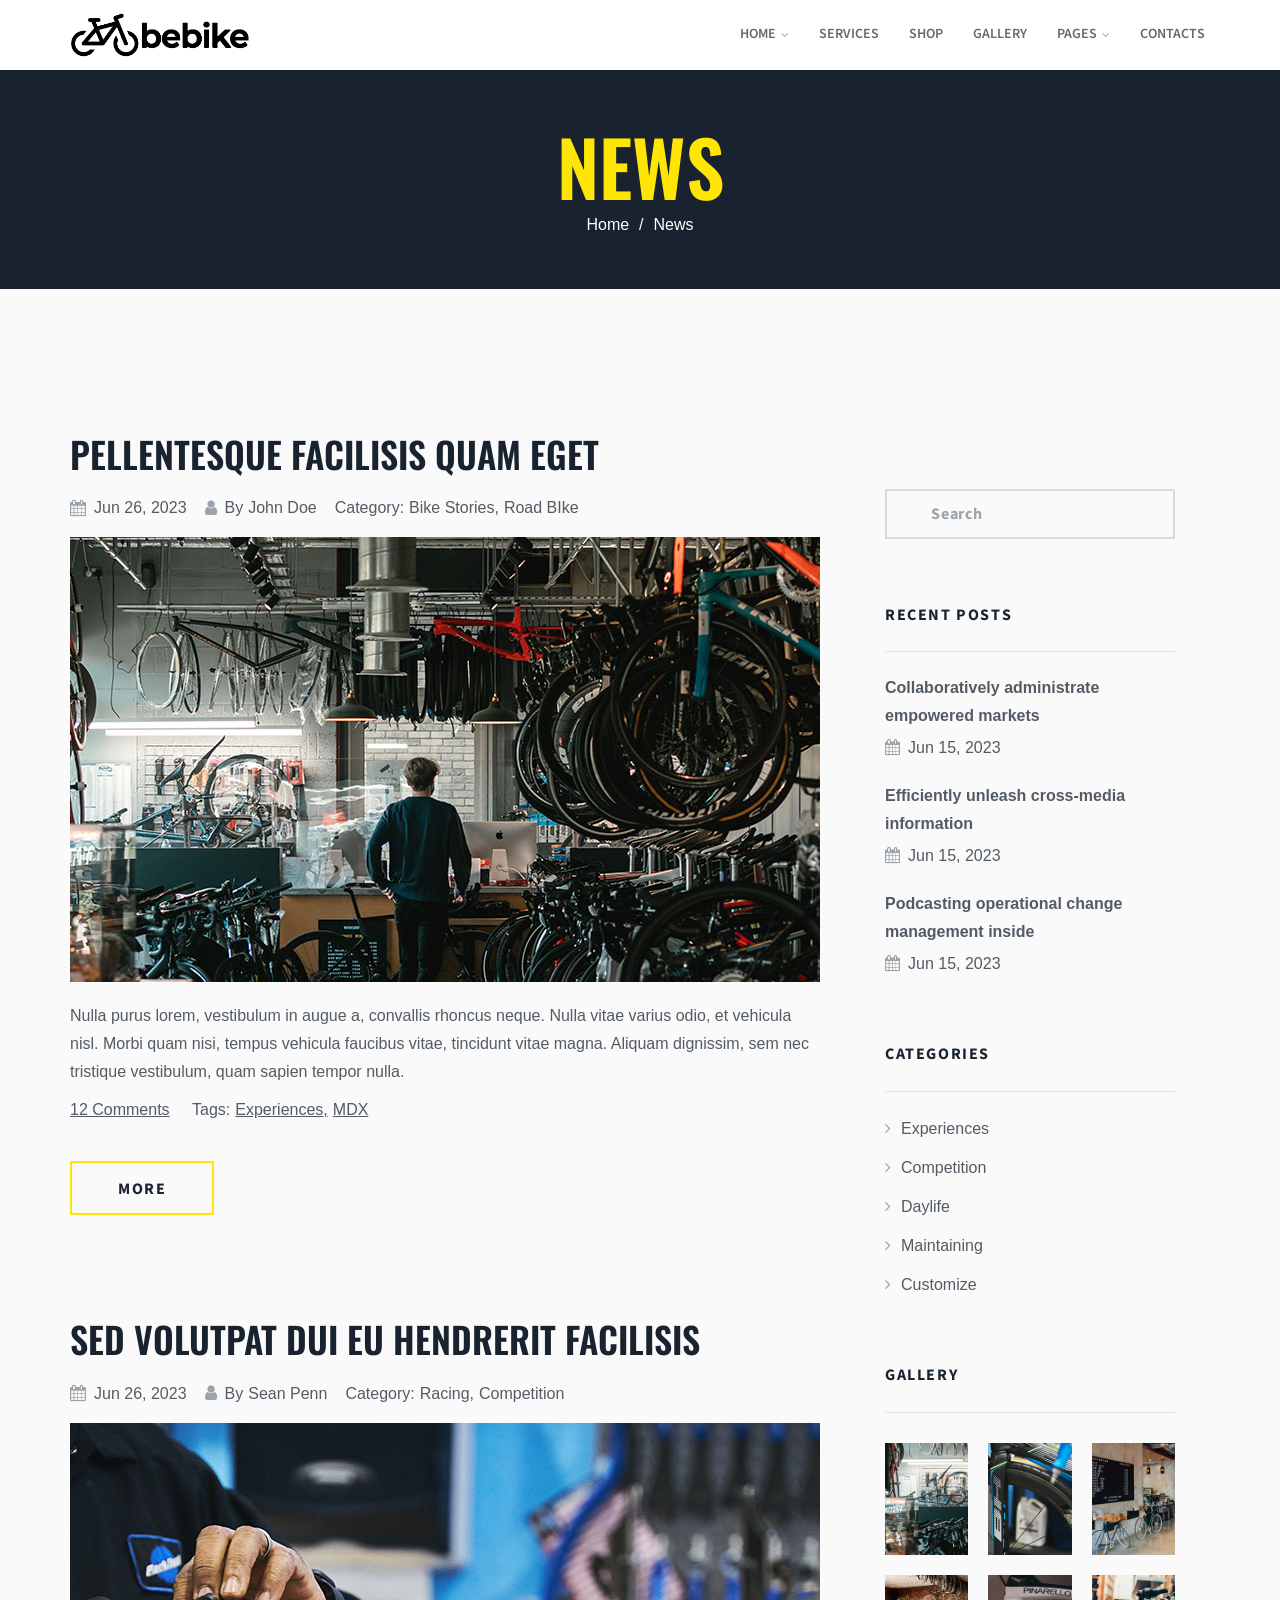
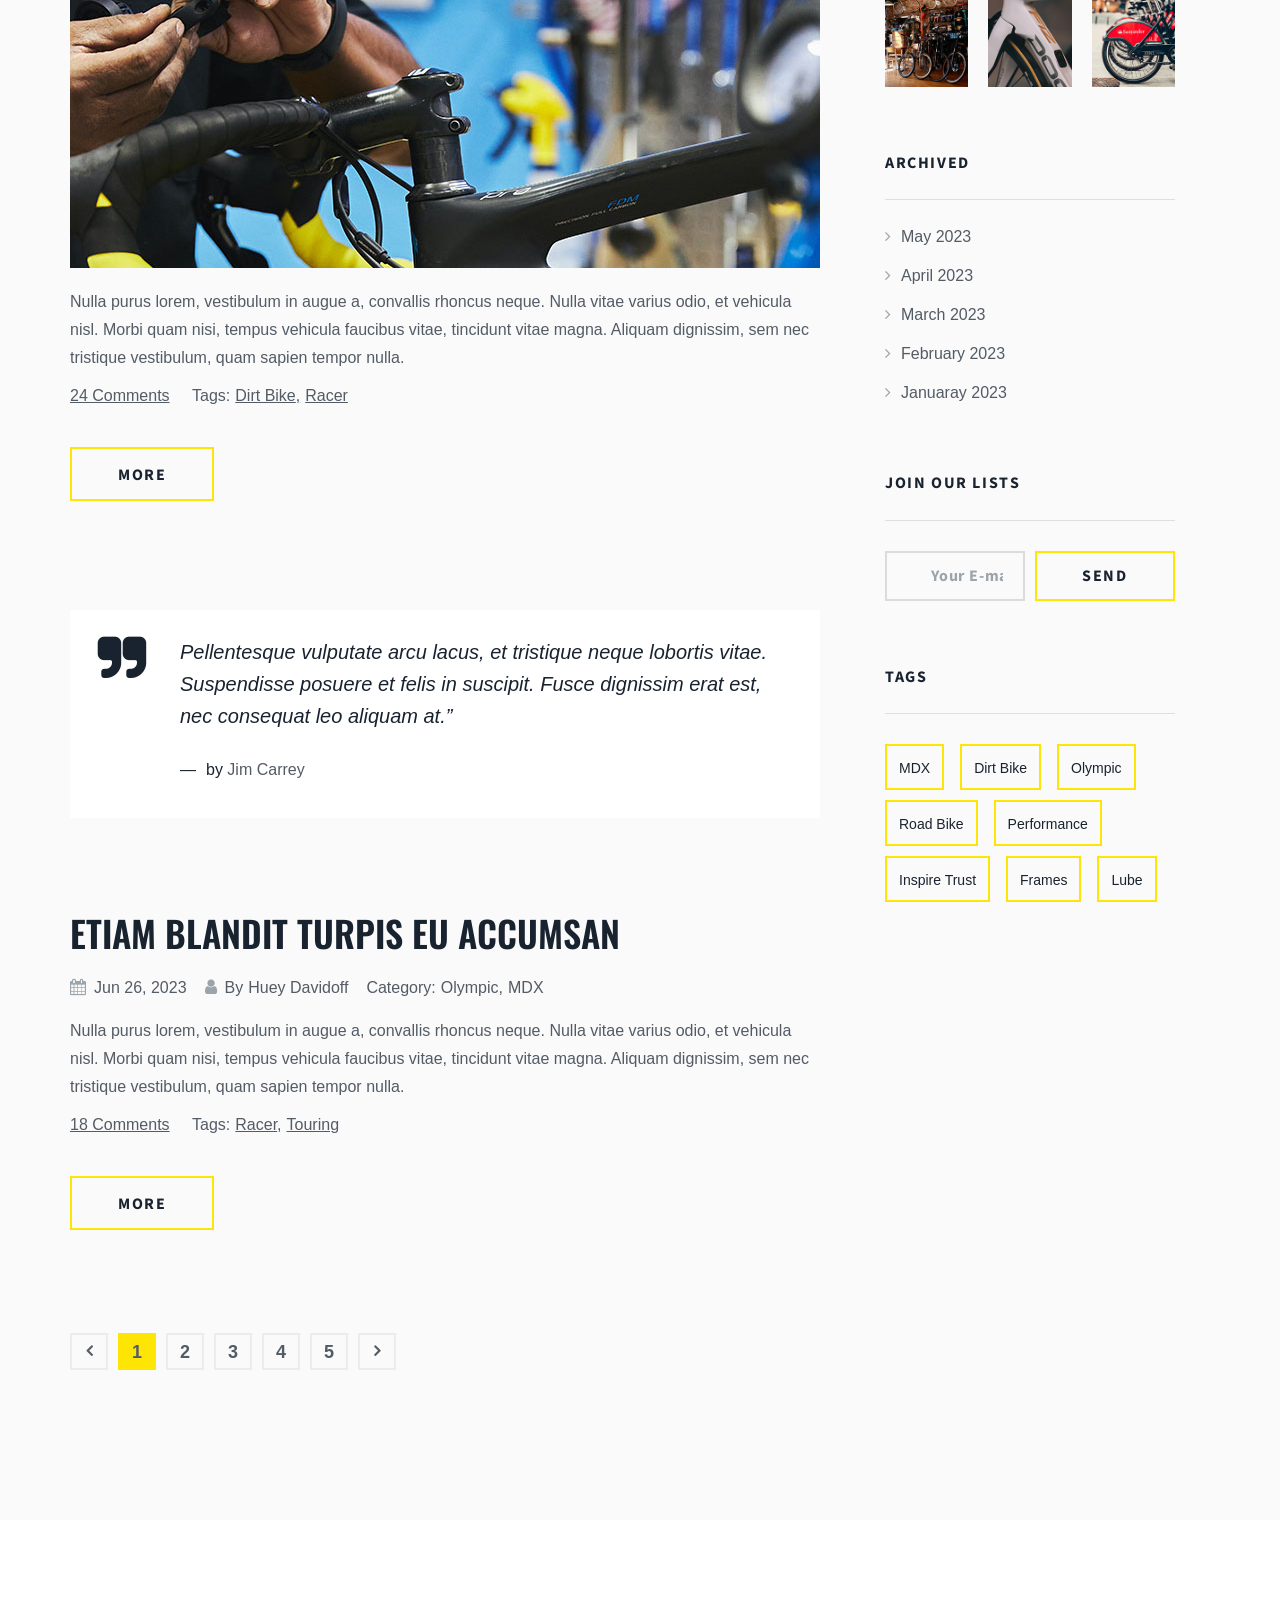
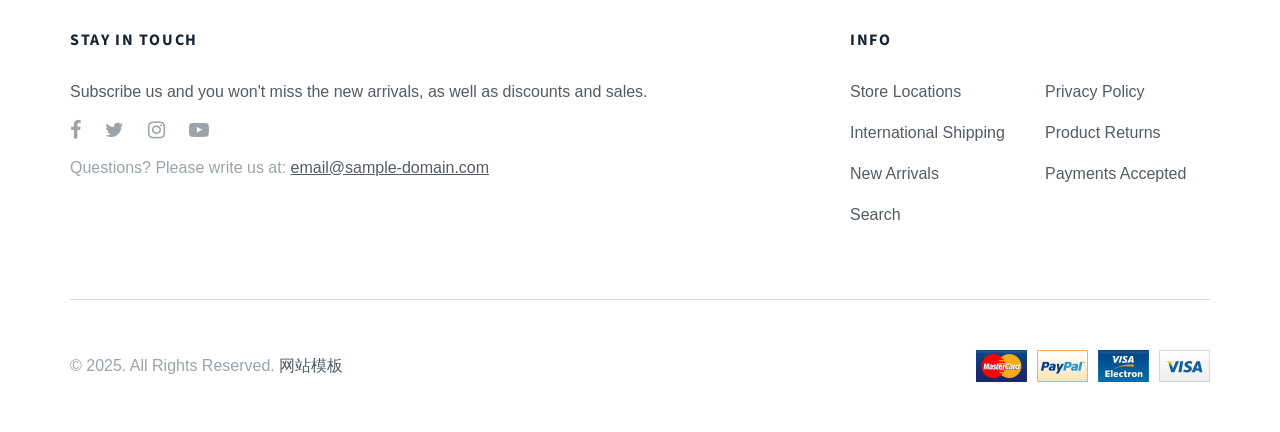
<file: blog.html>
<!DOCTYPE html>
<html lang="zxx">
<head>
	<meta charset="UTF-8">
	<title>BeBike - News</title>
	<!-- =================== META =================== -->
	<meta name="keywords" content="">
	<meta name="description" content="">
	<meta name="format-detection" content="telephone=no">
	<meta name="viewport" content="width=device-width, initial-scale=1, shrink-to-fit=no">
	<link rel="shortcut icon" href="assets/img/favicon.png">
	<!-- =================== STYLE =================== -->
	<link rel="stylesheet" href="assets/css/slick.min.css">
	<link rel="stylesheet" href="assets/css/bootstrap-grid.css">
	<link rel="stylesheet" href="assets/css/font-awesome.min.css">
	<link rel="stylesheet" href="assets/css/style.css">
</head>

<body id="home">
	<!--================ PRELOADER ================-->
	<div class="preloader-cover">
		<div class="preloader">
			<span></span>
			<span></span>
			<span></span>
			<span></span>
		</div>
	</div>
	<!--============== PRELOADER END ==============-->
	<!-- =================== HEADER =================== -->
	<header class="header">
		<a href="#" class="nav-btn">
			<span></span>
			<span></span>
			<span></span>
		</a>
		<div class="header-menu">
			<div class="container">
				<a href="index.html" class="logo"><img src="assets/img/logo.png" alt="logo"></a>
				<nav class="nav-menu">
					<ul class="nav-list">
						<li class="dropdown">
							<a href="index.html">Home <i class="fa fa-angle-down" aria-hidden="true"></i></a>
							<ul>
								<li><a href="index-2.html">Home 2</a></li>
							</ul>
						</li>
						<li><a href="services.html">Services</a></li>
						<li><a href="store.html">Shop</a></li>
						<li><a href="gallery.html">Gallery</a></li>
						<li class="dropdown">
							<a href="#">Pages <i class="fa fa-angle-down" aria-hidden="true"></i></a>
							<ul>
								<li><a href="about.html">About Us</a></li>
								<li><a href="blog.html">News</a></li>
								<li><a href="404.html">Page error 404</a></li>
							</ul>
						</li>
						<li><a href="contacts.html">Contacts</a></li>
					</ul>
				</nav>
			</div>
		</div>
	</header>
	<!-- ================= HEADER END ================= -->

	<!-- ================ HEADER-TITLE ================ -->
	<section class="brt-header-title">
		<div class="container">
			<h1>News</h1>
			<ul class="breadcrambs">
				<li><a href="index.html">Home</a></li>
				<li>News</li>
			</ul>
		</div>
	</section>
	<!-- ============== HEADER-TITLE END ============== -->

	<!--===================== NEWS =====================-->
	<section class="brt-news">
		<div class="container">
			<div class="row">
				<div class="col-12 col-lg-8 blog-cover">
					<div class="post-item-cover">
						<h4 class="title title-line-left"><a href="single-post.html">Pellentesque facilisis quam eget</a></h4>
						<div class="post-header">
							<div class="meta">
								<span class="post-date"><i class="fa fa-calendar" aria-hidden="true"></i>Jun 26, 2023</span>
								<span class="post-by"><i class="fa fa-user" aria-hidden="true"></i>By <a href="#">John Doe</a></span>
								<span class="post-category">Category: <a href="#">Bike Stories</a><a href="#">Road BIke</a></span>
							</div>
							<div class="post-thumbnail">
								<a href="single-post.html">
									<img src="assets/img/post01.jpg" alt="img">
								</a>
							</div>
						</div>
						<div class="post-content">
							<div class="text">
								<p>Nulla purus lorem, vestibulum in augue a, convallis rhoncus neque. Nulla vitae varius odio, et vehicula nisl. Morbi quam nisi, tempus vehicula faucibus vitae, tincidunt vitae magna. Aliquam dignissim, sem nec tristique vestibulum, quam sapien tempor nulla.</p>
							</div>
						</div>
						<div class="post-footer">
							<div class="meta">
								<span class="post-comment"><a href="#">12 Comments</a></span>
								<span class="post-tags">Tags: <a href="#">Experiences</a><a href="#">MDX</a></span>
							</div>
							<a href="single-post.html" class="btn"><span>more</span></a>
						</div>
					</div>
					<div class="post-item-cover">
						<h4 class="title title-line-left"><a href="single-post.html">Sed volutpat dui eu hendrerit facilisis</a></h4>
						<div class="post-header">
							<div class="meta">
								<span class="post-date"><i class="fa fa-calendar" aria-hidden="true"></i>Jun 26, 2023</span>
								<span class="post-by"><i class="fa fa-user" aria-hidden="true"></i>By <a href="#">Sean Penn</a></span>
								<span class="post-category">Category: <a href="#">Racing</a><a href="#">Competition</a></span>
							</div>
							<div class="post-thumbnail">
								<a href="single-post.html">
									<img src="assets/img/post02.jpg" alt="img">
								</a>
							</div>
						</div>
						<div class="post-content">
							<div class="text">
								<p>Nulla purus lorem, vestibulum in augue a, convallis rhoncus neque. Nulla vitae varius odio, et vehicula nisl. Morbi quam nisi, tempus vehicula faucibus vitae, tincidunt vitae magna. Aliquam dignissim, sem nec tristique vestibulum, quam sapien tempor nulla.</p>
							</div>
						</div>
						<div class="post-footer">
							<div class="meta">
								<span class="post-comment"><a href="#">24 Comments</a></span>
								<span class="post-tags">Tags: <a href="#">Dirt Bike</a><a href="#">Racer</a></span>
							</div>
							<a href="single-post.html" class="btn"><span>more</span></a>
						</div>
					</div>
					<div class="post-item-cover">
						<blockquote>
							<p>Pellentesque vulputate arcu lacus, et tristique neque lobortis vitae. Suspendisse posuere et felis in suscipit. Fusce dignissim erat est, nec consequat leo aliquam at.”</p>
							<cite>by <a href="#">Jim Carrey</a></cite>
						</blockquote>
					</div>
					<div class="post-item-cover">
						<div class="post-header">
							<h4 class="title title-line-left"><a href="single-post.html">Etiam blandit turpis eu accumsan</a></h4>
							<div class="meta">
								<span class="post-date"><i class="fa fa-calendar" aria-hidden="true"></i>Jun 26, 2023</span>
								<span class="post-by"><i class="fa fa-user" aria-hidden="true"></i>By <a href="#">Huey Davidoff</a></span>
								<span class="post-category">Category: <a href="#">Olympic</a><a href="#">MDX</a></span>
							</div>
						</div>
						<div class="post-content">
							<div class="text">
								<p>Nulla purus lorem, vestibulum in augue a, convallis rhoncus neque. Nulla vitae varius odio, et vehicula nisl. Morbi quam nisi, tempus vehicula faucibus vitae, tincidunt vitae magna. Aliquam dignissim, sem nec tristique vestibulum, quam sapien tempor nulla.</p>
							</div>
						</div>
						<div class="post-footer">
							<div class="meta">
								<span class="post-comment"><a href="#">18 Comments</a></span>
								<span class="post-tags">Tags: <a href="#">Racer</a><a href="#">Touring</a></span>
							</div>
							<a href="single-post.html" class="btn"><span>more</span></a>
						</div>
					</div>
					<div class="pagination-cover">
						<ul class="pagination">
							<li class="pagination-item item-prev"><a href="#"><i class="fa fa-angle-left" aria-hidden="true"></i></a></li>
							<li class="pagination-item active"><a href="#">1</a></li>
							<li class="pagination-item"><a href="#">2</a></li>
							<li class="pagination-item"><a href="#">3</a></li>
							<li class="pagination-item"><a href="#">4</a></li>
							<li class="pagination-item"><a href="#">5</a></li>
							<li class="pagination-item item-next"><a href="#"><i class="fa fa-angle-right" aria-hidden="true"></i></a></li>
						</ul>
					</div>
				</div>
				<!--================= SIDEBAR =================-->
				<div class="col-12 col-lg-4 sidebar">
					<a href="#" class="btn btn-sidebar"><span>Widgets</span></a>
					<ul class="widgets">
						<!--=========== WIDGET-SEARCH ===========-->
						<li class="widget widget-search">
							<form class="search-form">
								<input class="inp-form" type="email" name="search" placeholder="Search">
							</form>
						</li>
						<!--========= WIDGET-SEARCH END =========-->
						<!--======== WIDGET-RECENT-POSTS ========-->
						<li class="widget widget-recent-posts">
							<h5 class="title">Recent posts</h5>
							<ul>
								<li>
									<a href="#">Collaboratively administrate empowered markets</a>
									<div class="date"><i class="fa fa-calendar" aria-hidden="true"></i>Jun 15, 2023</div>
								</li>
								<li>
									<a href="#">Efficiently unleash cross-media information</a>
									<div class="date"><i class="fa fa-calendar" aria-hidden="true"></i>Jun 15, 2023</div>
								</li>
								<li>
									<a href="#">Podcasting operational change management inside</a>
									<div class="date"><i class="fa fa-calendar" aria-hidden="true"></i>Jun 15, 2023</div>
								</li>
							</ul>
						</li>
						<!--====== WIDGET-RECENT-POSTS END ======-->
						<!--========= WIDGET-CATEGORIES =========-->
						<li class="widget widget-categories">
							<h5 class="title">Categories</h5>
							<ul>
								<li><a href="#">Experiences</a></li>
								<li><a href="#">Competition</a></li>
								<li><a href="#">Daylife</a></li>
								<li><a href="#">Maintaining</a></li>
								<li><a href="#">Customize</a></li>
							</ul>
						</li>
						<!--======= WIDGET-CATEGORIES END =======-->
						<!--========== WIDGET-INSTAGRAM ==========-->
						<li class="widget widget-instagram">
							<h5 class="title">Gallery</h5>
							<ul>
								<li>
									<a href="#"><img src="assets/img/gallery-widget01.jpg" alt="img"></a>
								</li>
								<li>
									<a href="#"><img src="assets/img/gallery-widget02.jpg" alt="img"></a>
								</li>
								<li>
									<a href="#"><img src="assets/img/gallery-widget03.jpg" alt="img"></a>
								</li>
								<li>
									<a href="#"><img src="assets/img/gallery-widget04.jpg" alt="img"></a>
								</li>
								<li>
									<a href="#"><img src="assets/img/gallery-widget05.jpg" alt="img"></a>
								</li>
								<li>
									<a href="#"><img src="assets/img/gallery-widget06.jpg" alt="img"></a>
								</li>
							</ul>
						</li>
						<!--======== WIDGET-INSTAGRAM END ========-->
						<!--=========== WIDGET-ARHIVE ===========-->
						<li class="widget widget-archive">
							<h5 class="title">Archived</h5>
							<ul>
								<li><a href="#">May 2023</a></li>
								<li><a href="#">April 2023</a></li>
								<li><a href="#">March 2023</a></li>
								<li><a href="#">February 2023</a></li>
								<li><a href="#">Januaray 2023</a></li>
							</ul>
						</li>
						<!--========= WIDGET-ARHIVE END =========-->
						<!--========== WIDGET-NEWSLETTER ==========-->
						<li class="widget widget-newsletter">
							<h5 class="title">Join our lists</h5>
							<form class="subscribe-form">
								<input class="inp-form" type="email" name="subscribe" placeholder="Your E-mail">
								<button type="submit" class="btn btn-form"><span>Send</span></button>
							</form>
						</li>
						<!--======== WIDGET-NEWSLETTER END ========-->
						<!--============ WIDGET-TAGS ============-->
						<li class="widget widget-tags">
							<h5 class="title">Tags</h5>
							<ul>
								<li><a href="#">MDX</a></li>
								<li><a href="#">Dirt Bike</a></li>
								<li><a href="#">Olympic</a></li>
								<li><a href="#">Road Bike</a></li>
								<li><a href="#">Performance</a></li>
								<li><a href="#">Inspire Trust</a></li>
								<li><a href="#">Frames</a></li>
								<li><a href="#">Lube</a></li>
							</ul>
						</li>
						<!--========== WIDGET-TAGS END ==========-->
					</ul>
				</div>
				<!--=============== SIDEBAR END ===============-->
			</div>
		</div>
	</section>
	<!--=================== NEWS END ===================-->

	<!--==================== FOOTER ====================-->
	<footer>
		<div class="container">
			<div class="row footer-item-cover">
				<div class="footer-touch col-md-7 col-lg-8">
					<h6>stay in touch</h6>
					<p>Subscribe us and you won't miss the new arrivals, as well as discounts and sales.</p>
					<ul class="footer-soc social-list">
						<li><a href="#"><i class="fa fa-facebook" aria-hidden="true"></i></a></li>
						<li><a href="#"><i class="fa fa-twitter" aria-hidden="true"></i></a></li>
						<li><a href="#"><i class="fa fa-instagram" aria-hidden="true"></i></a></li>
						<li><a href="#"><i class="fa fa-youtube-play" aria-hidden="true"></i></a></li>
					</ul>
					<div class="footer-autor">Questions? Please write us at: <a href="#">email@sample-domain.com</a></div>
				</div>
				<div class="footer-item col-md-5 col-lg-4">
					<h6>info</h6>
					<ul class="footer-list">
						<li><a href="store.html">Store Locations</a></li>
						<li><a href="store.html">Privacy Policy</a></li>
						<li><a href="store.html">International Shipping</a></li>
						<li><a href="store.html">Product Returns</a></li>
						<li><a href="store.html">New Arrivals</a></li>
						<li><a href="store.html">Payments Accepted</a></li>
						<li><a href="store.html">Search</a></li>
					</ul>
				</div>
			</div>
			<div class="footer-bottom">
				<div class="footer-copyright">© 2025. All Rights Reserved. <a target="_blank" href="https://www.mobanwang.com/" title="网站模板">网站模板</a></div>
				<ul class="footer-pay">
					<li><a href="#"><img src="assets/img/footer-pay-1.png" alt="img"></a></li>
					<li><a href="#"><img src="assets/img/footer-pay-2.png" alt="img"></a></li>
					<li><a href="#"><img src="assets/img/footer-pay-3.png" alt="img"></a></li>
					<li><a href="#"><img src="assets/img/footer-pay-4.png" alt="img"></a></li>
				</ul>
			</div>
		</div>
	</footer>
	<!--================== FOOTER END ==================-->


	<!--=================== TO TOP ===================-->
	<a class="to-top" href="#home">
		<i class="fa fa-angle-double-up" aria-hidden="true"></i>
	</a>
	<!--================= TO TOP END =================-->
	<!--=================== SCRIPT	===================-->
	<script src="assets/js/jquery-2.2.4.min.js"></script>
	<script src="assets/js/slick.min.js"></script>
	<script src="assets/js/scripts.js"></script>
</body>
</html>
</file>
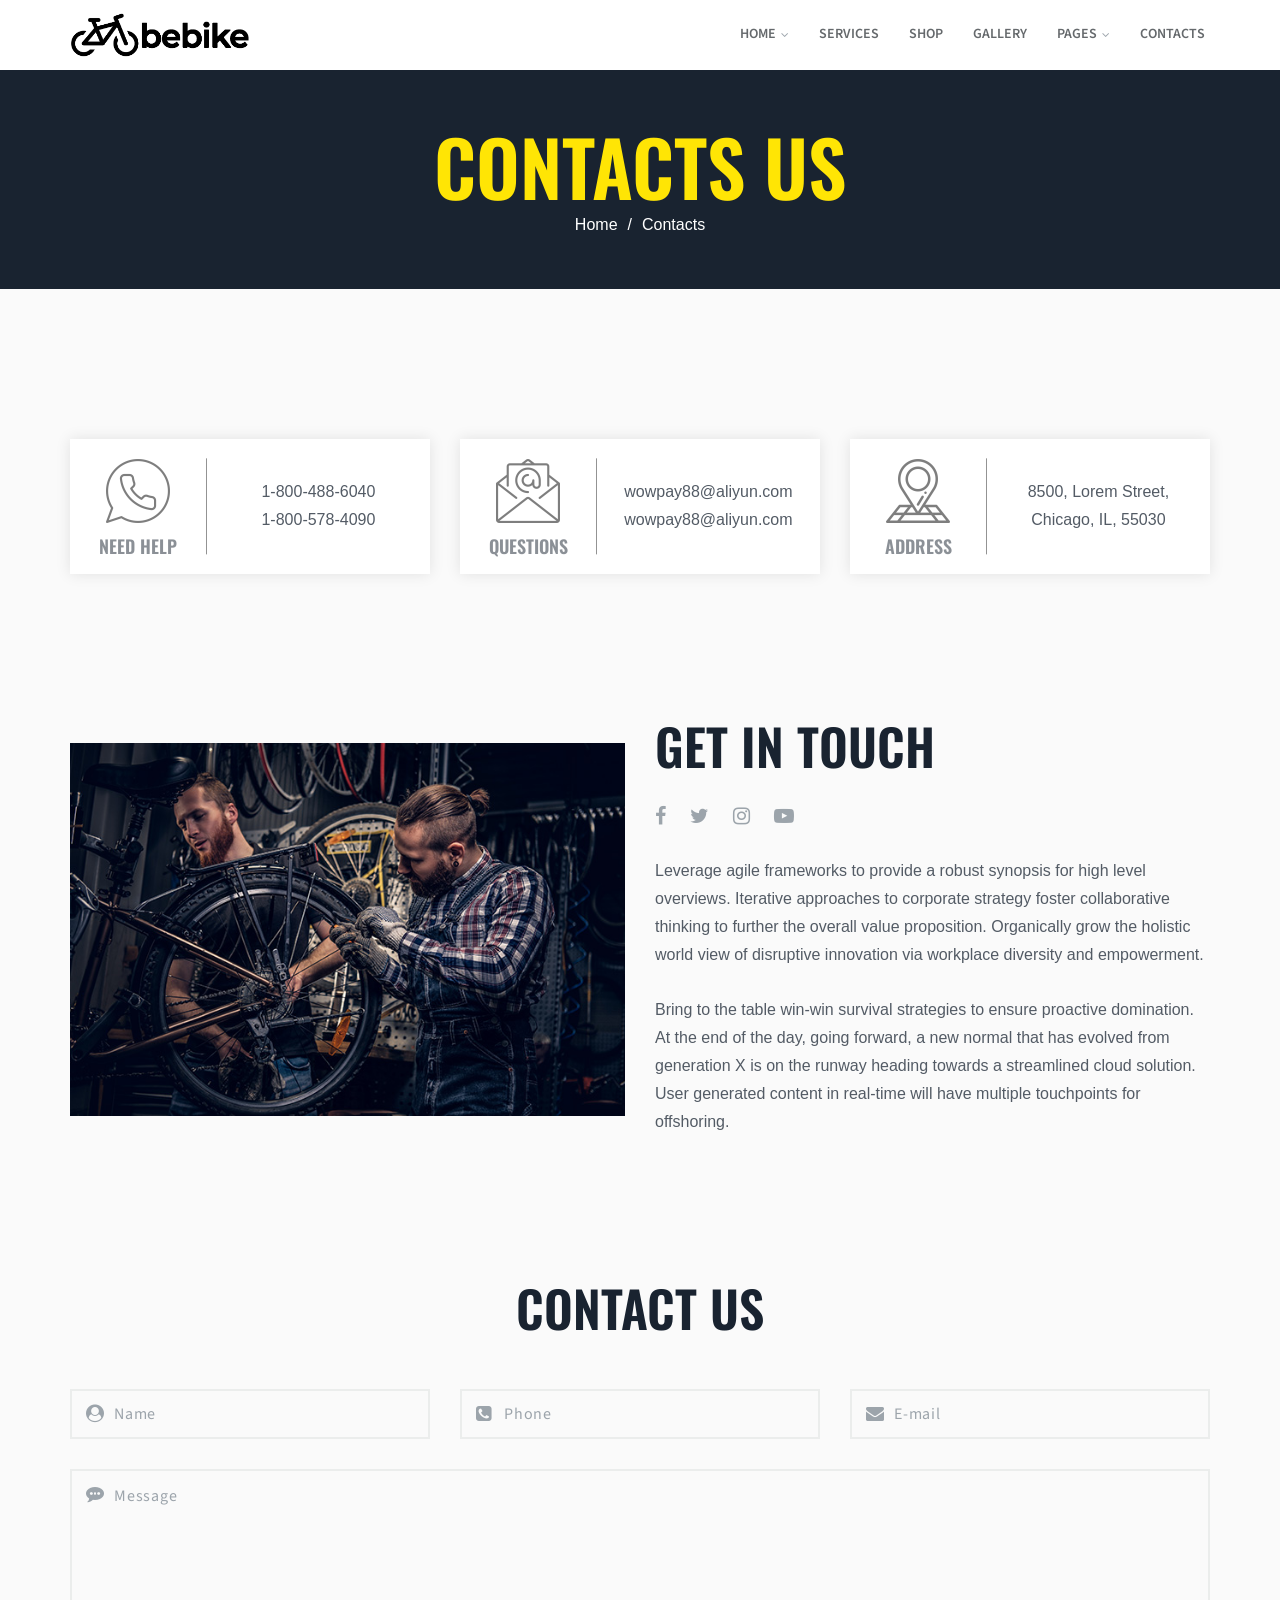
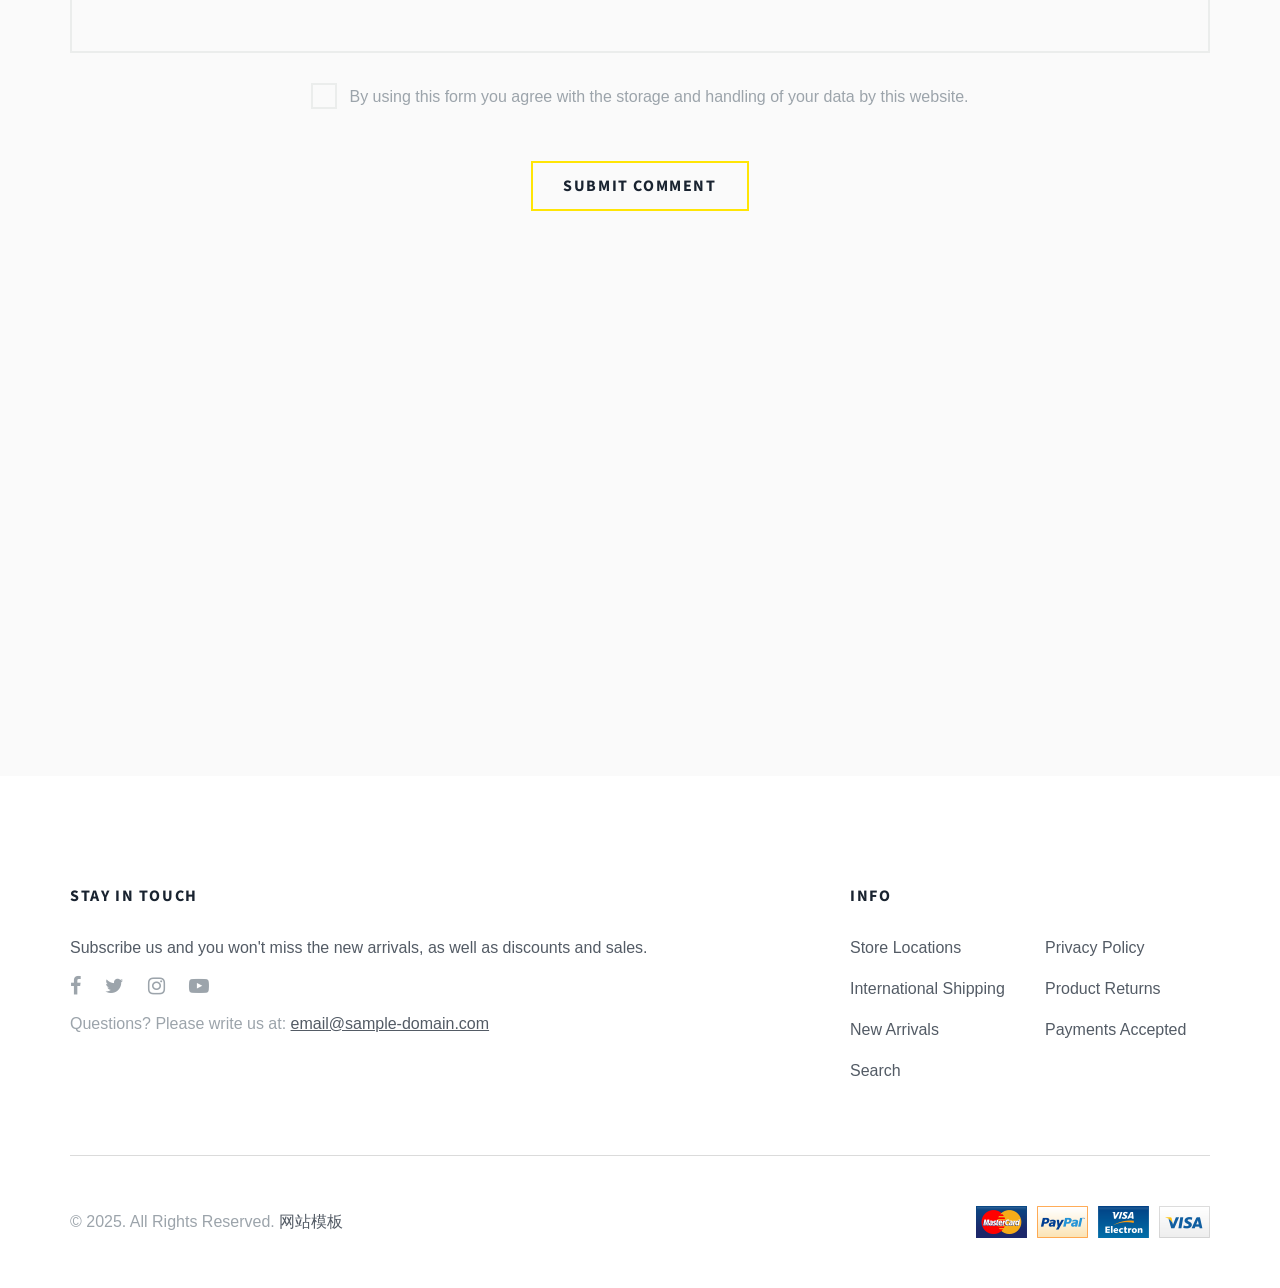
<file: contacts.html>
<!DOCTYPE html>
<html lang="zxx">
<head>
	<meta charset="UTF-8">
	<title>BeBike - Contacts Us</title>
	<!-- =================== META =================== -->
	<meta name="keywords" content="">
	<meta name="description" content="">
	<meta name="format-detection" content="telephone=no">
	<meta name="viewport" content="width=device-width, initial-scale=1, shrink-to-fit=no">
	<link rel="shortcut icon" href="assets/img/favicon.png">
	<!-- =================== STYLE =================== -->
	<link rel="stylesheet" href="assets/css/bootstrap-grid.css">
	<link rel="stylesheet" href="assets/css/font-awesome.min.css">
	<link rel="stylesheet" href="assets/css/style.css">
</head>

<body id="home">
	<!--================ PRELOADER ================-->
	<div class="preloader-cover">
		<div class="preloader">
			<span></span>
			<span></span>
			<span></span>
			<span></span>
		</div>
	</div>
	<!--============== PRELOADER END ==============-->
	<!-- =================== HEADER =================== -->
	<header class="header">
		<a href="#" class="nav-btn">
			<span></span>
			<span></span>
			<span></span>
		</a>
		<div class="header-menu">
			<div class="container">
				<a href="index.html" class="logo"><img src="assets/img/logo.png" alt="logo"></a>
				<nav class="nav-menu">
					<ul class="nav-list">
						<li class="dropdown">
							<a href="index.html">Home <i class="fa fa-angle-down" aria-hidden="true"></i></a>
							<ul>
								<li><a href="index-2.html">Home 2</a></li>
							</ul>
						</li>
						<li><a href="services.html">Services</a></li>
						<li><a href="store.html">Shop</a></li>
						<li><a href="gallery.html">Gallery</a></li>
						<li class="dropdown">
							<a href="#">Pages <i class="fa fa-angle-down" aria-hidden="true"></i></a>
							<ul>
								<li><a href="about.html">About Us</a></li>
								<li><a href="blog.html">News</a></li>
								<li><a href="404.html">Page error 404</a></li>
							</ul>
						</li>
						<li><a href="contacts.html">Contacts</a></li>
					</ul>
				</nav>
			</div>
		</div>
	</header>
	<!-- ================= HEADER END ================= -->

	<!-- ================ HEADER-TITLE ================ -->
	<section class="brt-header-title">
		<div class="container">
			<h1>Contacts Us</h1>
			<ul class="breadcrambs">
				<li><a href="index.html">Home</a></li>
				<li>Contacts</li>
			</ul>
		</div>
	</section>
	<!-- ============== HEADER-TITLE END ============== -->

	<!--================ CONTACTS-BLOCK ================-->
	<section class="brt-contacts-block">
		<div class="container">
			<div class="row contacts-block">
				<div class="col-12 col-md-4">
					<div class="contact-block-item">
						<div class="contact-block-left">
							<img src="assets/img/phone-call.png" alt="img">
							<h6>need help</h6>
						</div>
						<div class="contact-block-right">
							<ul>
								<li><a href="tel:18004886040">1-800-488-6040</a></li>
								<li><a href="tel:18005784090">1-800-578-4090</a></li>
							</ul>
						</div>
					</div>
				</div>
				<div class="col-12 col-md-4">
					<div class="contact-block-item">
						<div class="contact-block-left">
							<img src="assets/img/email.png" alt="img">
							<h6>questions</h6>
						</div>
						<div class="contact-block-right">
							<ul>
								<li><a href="mailto:contact@bebike.com">wowpay88@aliyun.com</a></li>
								<li><a href="mailto:support@bebike.com">wowpay88@aliyun.com</a></li>
							</ul>
						</div>
					</div>
				</div>
				<div class="col-12 col-md-4">
					<div class="contact-block-item">
						<div class="contact-block-left">
							<img src="assets/img/address.png" alt="img">
							<h6>address</h6>
						</div>
						<div class="contact-block-right">
							<ul>
								<li><a class="item-scroll" href="#map">8500, Lorem Street, Chicago, IL, 55030</a></li>
							</ul>
						</div>
					</div>
				</div>
			</div>
		</div>
	</section>
	<!--============== CONTACTS-BLOCK END ==============-->

	<!--================= CONTACTS-TOP =================-->
	<section class="contacts-top">
		<div class="container">
			<div class="row contact-top-cover">
				<div class="col-12 col-lg-6 contact-img">
					<img src="assets/img/contact.jpg" alt="img">
				</div>
				<div class="col-12 col-lg-6 contact-info">
					<h2 class="title">Get In Touch</h2>
					<ul class="social-list">
						<li><a href="#"><i class="fa fa-facebook" aria-hidden="true"></i></a></li>
						<li><a href="#"><i class="fa fa-twitter" aria-hidden="true"></i></a></li>
						<li><a href="#"><i class="fa fa-instagram" aria-hidden="true"></i></a></li>
						<li><a href="#"><i class="fa fa-youtube-play" aria-hidden="true"></i></a></li>
					</ul>
					<p>Leverage agile frameworks to provide a robust synopsis for high level overviews. Iterative approaches to corporate strategy foster collaborative thinking to further the overall value proposition. Organically grow the holistic world view of disruptive innovation via workplace diversity and empowerment.</p>
					<p>Bring to the table win-win survival strategies to ensure proactive domination. At the end of the day, going forward, a new normal that has evolved from generation X is on the runway heading towards a streamlined cloud solution. User generated content in real-time will have multiple touchpoints for offshoring.</p>
				</div>
			</div>
		</div>
	</section>
	<!--================ CONTACTS-TOP END ================-->

	<!--=================== CONTACTS ===================-->
	<section class="brt-contacts page-contacts">
		<div class="container s-anim">
			<h2 class="title">Contact us</h2>
			<form id='contactform' action="assets/php/contact.php" name="contactform">
				<ul class="form-cover">
					<li class="inp-name"><input id="name" type="text" name="your-name" placeholder="Name"></li>
					<li class="inp-phone"><input id="phone" type="tel" name="your-phone" placeholder="Phone"></li>
					<li class="inp-email"><input id="email" type="email" name="your-email" placeholder="E-mail"></li>
					<li class="inp-text"><textarea id="comments" name="your-text" placeholder="Message"></textarea></li>
				</ul>
				<div class="checkbox-wrap">
					<div class="checkbox-cover">
						<input type="checkbox">
						<p>By using this form you agree with the storage and handling of your data by this website.</p>
					</div>
				</div>
				<div class="btn-form-cover">
					<button id="#submit" type="submit" class="btn"><span>submit comment</span></button>
				</div>
			</form>
			<div id="message"></div>
		</div>
	</section>
	<!--================= CONTACTS END =================-->

	<!--===================== MAP =====================-->
	<section class="brt-map">
		<div id="map" class="cont-map google-map"><iframe src="https://www.amap.com/" width="100%" height="100%" frameborder="0" style="border:0" sandbox=""></iframe></div>
	</section>
	<!--=================== MAP END ===================-->

	<!--==================== FOOTER ====================-->
	<footer>
		<div class="container">
			<div class="row footer-item-cover">
				<div class="footer-touch col-md-7 col-lg-8">
					<h6>stay in touch</h6>
					<p>Subscribe us and you won't miss the new arrivals, as well as discounts and sales.</p>
					<ul class="footer-soc social-list">
						<li><a href="#"><i class="fa fa-facebook" aria-hidden="true"></i></a></li>
						<li><a href="#"><i class="fa fa-twitter" aria-hidden="true"></i></a></li>
						<li><a href="#"><i class="fa fa-instagram" aria-hidden="true"></i></a></li>
						<li><a href="#"><i class="fa fa-youtube-play" aria-hidden="true"></i></a></li>
					</ul>
					<div class="footer-autor">Questions? Please write us at: <a href="#">email@sample-domain.com</a></div>
				</div>
				<div class="footer-item col-md-5 col-lg-4">
					<h6>info</h6>
					<ul class="footer-list">
						<li><a href="store.html">Store Locations</a></li>
						<li><a href="store.html">Privacy Policy</a></li>
						<li><a href="store.html">International Shipping</a></li>
						<li><a href="store.html">Product Returns</a></li>
						<li><a href="store.html">New Arrivals</a></li>
						<li><a href="store.html">Payments Accepted</a></li>
						<li><a href="store.html">Search</a></li>
					</ul>
				</div>
			</div>
			<div class="footer-bottom">
				<div class="footer-copyright">© 2025. All Rights Reserved. <a target="_blank" href="https://www.mobanwang.com/" title="网站模板">网站模板</a></div>
				<ul class="footer-pay">
					<li><a href="#"><img src="assets/img/footer-pay-1.png" alt="img"></a></li>
					<li><a href="#"><img src="assets/img/footer-pay-2.png" alt="img"></a></li>
					<li><a href="#"><img src="assets/img/footer-pay-3.png" alt="img"></a></li>
					<li><a href="#"><img src="assets/img/footer-pay-4.png" alt="img"></a></li>
				</ul>
			</div>
		</div>
	</footer>
	<!--================== FOOTER END ==================-->

	<!--===================== TO TOP =====================-->
	<a class="to-top" href="#home">
		<i class="fa fa-angle-double-up" aria-hidden="true"></i>
	</a>
	<!--=================== TO TOP END ===================-->
	<!--=================== SCRIPT	===================-->
	<script src="assets/js/jquery-2.2.4.min.js"></script>
	<script src="assets/js/scripts.js"></script>
</body>
</html>
</file>
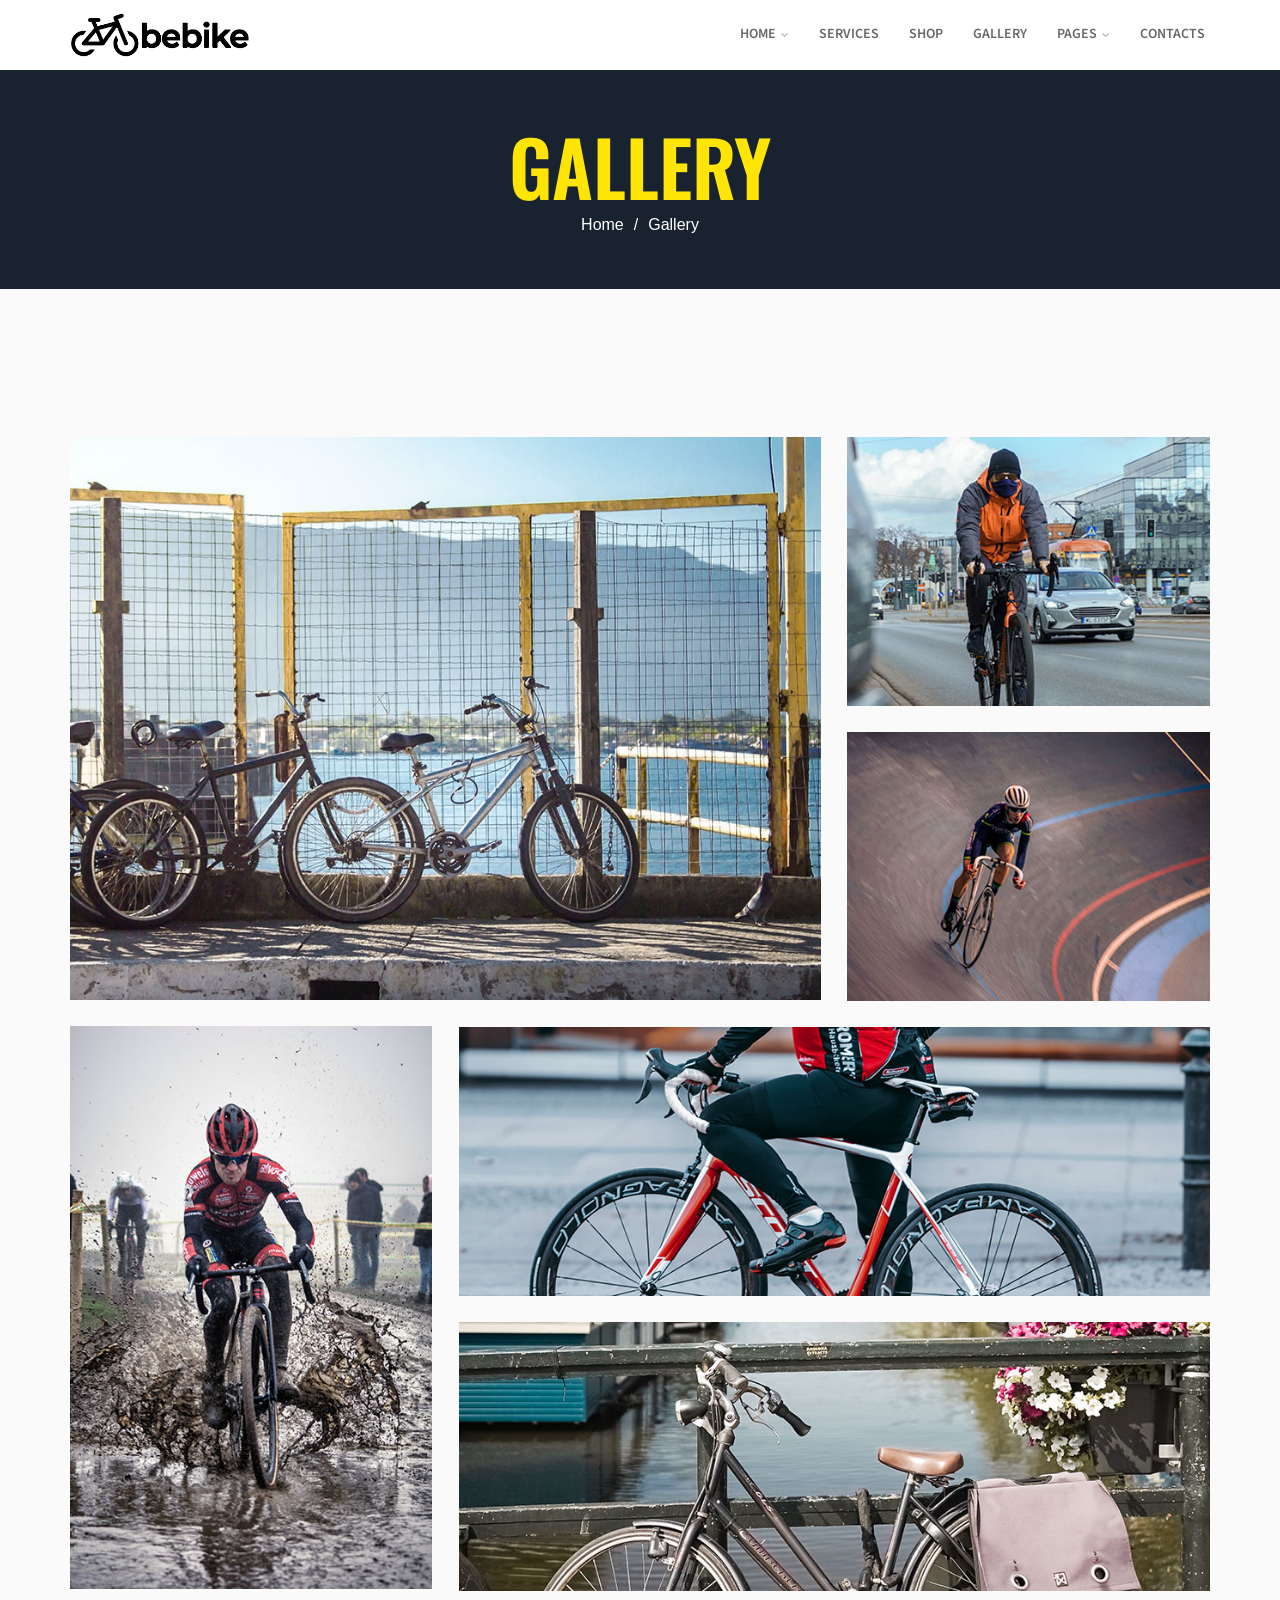
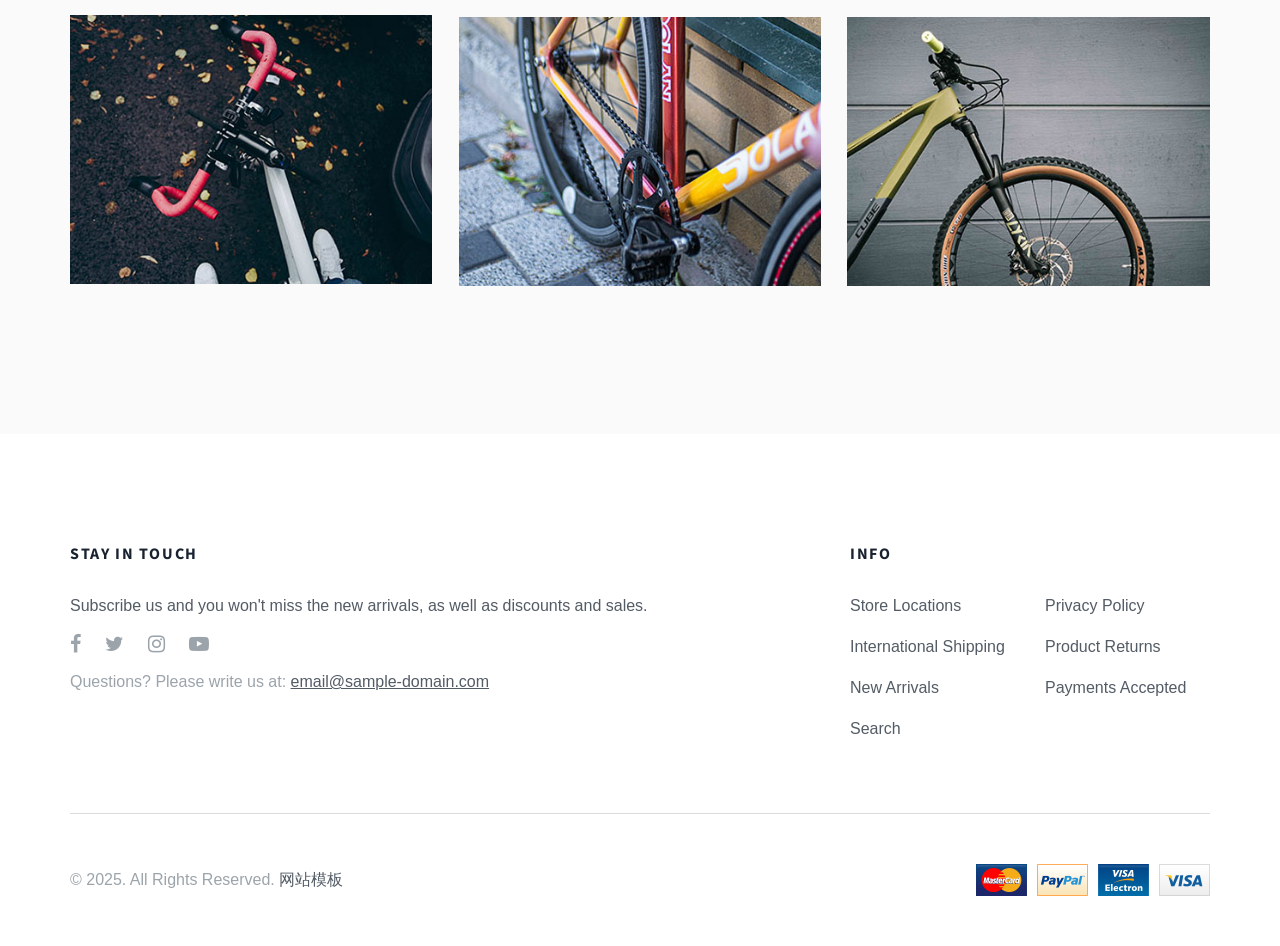
<file: gallery.html>
<!DOCTYPE html>
<html lang="zxx">
<head>
	<meta charset="UTF-8">
	<title>BeBike - Gallery</title>
	<!-- =================== META =================== -->
	<meta name="keywords" content="">
	<meta name="description" content="">
	<meta name="format-detection" content="telephone=no">
	<meta name="viewport" content="width=device-width, initial-scale=1, shrink-to-fit=no">
	<link rel="shortcut icon" href="assets/img/favicon.png">
	<!-- =================== STYLE =================== -->
	<link rel="stylesheet" href="assets/css/bootstrap-grid.css">
	<link rel="stylesheet" href="assets/css/font-awesome.min.css">
	<link rel="stylesheet" href="assets/css/jquery.fancybox.css">
	<link rel="stylesheet" href="assets/css/style.css">
</head>

<body id="home">
	<!--================ PRELOADER ================-->
	<div class="preloader-cover">
		<div class="preloader">
			<span></span>
			<span></span>
			<span></span>
			<span></span>
		</div>
	</div>
	<!--============== PRELOADER END ==============-->
	<!-- =================== HEADER =================== -->
	<header class="header">
		<a href="#" class="nav-btn">
			<span></span>
			<span></span>
			<span></span>
		</a>
		<div class="header-menu">
			<div class="container">
				<a href="index.html" class="logo"><img src="assets/img/logo.png" alt="logo"></a>
				<nav class="nav-menu">
					<ul class="nav-list">
						<li class="dropdown">
							<a href="index.html">Home <i class="fa fa-angle-down" aria-hidden="true"></i></a>
							<ul>
								<li><a href="index-2.html">Home 2</a></li>
							</ul>
						</li>
						<li><a href="services.html">Services</a></li>
						<li><a href="store.html">Shop</a></li>
						<li><a href="gallery.html">Gallery</a></li>
						<li class="dropdown">
							<a href="#">Pages <i class="fa fa-angle-down" aria-hidden="true"></i></a>
							<ul>
								<li><a href="about.html">About Us</a></li>
								<li><a href="blog.html">News</a></li>
								<li><a href="404.html">Page error 404</a></li>
							</ul>
						</li>
						<li><a href="contacts.html">Contacts</a></li>
					</ul>
				</nav>
			</div>
		</div>
	</header>
	<!-- ================= HEADER END ================= -->

	<!-- ================ HEADER-TITLE ================ -->
	<section class="brt-header-title">
		<div class="container">
			<h1>Gallery</h1>
			<ul class="breadcrambs">
				<li><a href="index.html">Home</a></li>
				<li>Gallery</li>
			</ul>
		</div>
	</section>
	<!-- ============== HEADER-TITLE END ============== -->

	<!--==================== GALLERY ====================-->
	<section class="brt-gallery">
		<div class="container">
			<div class="row-gallery">
				<div class="grid-gallery">
					<div class="grid-sizer"></div>
					<div class="gallery-item gallery-item-big">
						<a href="assets/img/gallery01.jpg" data-fancybox="gallery1">
							<img src="assets/img/gallery01.jpg" alt="img">
							<div class="gal-item">
								<h3 class="title">photo #1</h3>
								<p>In Chicago</p>
							</div>
						</a>
					</div>
					<div class="gallery-item">
						<a href="assets/img/gallery02.jpg" data-fancybox="gallery1">
							<img src="assets/img/gallery02.jpg" alt="img">
							<div class="gal-item">
								<h3 class="title">photo #2</h3>
								<p>From Conecticut</p>
							</div>
						</a>
					</div>
					<div class="gallery-item">
						<a href="assets/img/gallery03.jpg" data-fancybox="gallery1">
							<img src="assets/img/gallery03.jpg" alt="img">
							<div class="gal-item">
								<h3 class="title">photo #3</h3>
								<p>Olympic Tokyo 2020</p>
							</div>
						</a>
					</div>
					<div class="gallery-item">
						<a href="assets/img/gallery04.jpg" data-fancybox="gallery1">
							<img src="assets/img/gallery04.jpg" alt="img">
							<div class="gal-item">
								<h3 class="title">photo #4</h3>
								<p>2023 Taxas Competition</p>
							</div>
						</a>
					</div>
					<div class="gallery-item gallery-item-big">
						<a href="assets/img/gallery05.jpg" data-fancybox="gallery1">
							<img src="assets/img/gallery05.jpg" alt="img">
							<div class="gal-item">
								<h3 class="title">photo #5</h3>
								<p>In New York City</p>
							</div>
						</a>
					</div>
					<div class="gallery-item gallery-item-big">
						<a href="assets/img/gallery06.jpg" data-fancybox="gallery1">
							<img src="assets/img/gallery06.jpg" alt="img">
							<div class="gal-item">
								<h3 class="title">photo #6</h3>
								<p>From Venice with Love</p>
							</div>
						</a>
					</div>
					<div class="gallery-item">
						<a href="assets/img/gallery07.jpg" data-fancybox="gallery1">
							<img src="assets/img/gallery07.jpg" alt="img">
							<div class="gal-item">
								<h3 class="title">photo #7</h3>
								<p>Autumn Vancouver</p>
							</div>
						</a>
					</div>
					<div class="gallery-item">
						<a href="assets/img/gallery08.jpg" data-fancybox="gallery1">
							<img src="assets/img/gallery08.jpg" alt="img">
							<div class="gal-item">
								<h3 class="title">photo #8</h3>
								<p>Custom Build</p>
							</div>
						</a>
					</div>
					<div class="gallery-item">
						<a href="assets/img/gallery09.jpg" data-fancybox="gallery1">
							<img src="assets/img/gallery09.jpg" alt="img">
							<div class="gal-item">
								<h3 class="title">photo #9</h3>
								<p>The only one in Boston</p>
							</div>
						</a>
					</div>
				</div>
			</div>
		</div>
	</section>
	<!--================== GALLERY END ==================-->

	<!--==================== FOOTER ====================-->
	<footer>
		<div class="container">
			<div class="row footer-item-cover">
				<div class="footer-touch col-md-7 col-lg-8">
					<h6>stay in touch</h6>
					<p>Subscribe us and you won't miss the new arrivals, as well as discounts and sales.</p>
					<ul class="footer-soc social-list">
						<li><a href="#"><i class="fa fa-facebook" aria-hidden="true"></i></a></li>
						<li><a href="#"><i class="fa fa-twitter" aria-hidden="true"></i></a></li>
						<li><a href="#"><i class="fa fa-instagram" aria-hidden="true"></i></a></li>
						<li><a href="#"><i class="fa fa-youtube-play" aria-hidden="true"></i></a></li>
					</ul>
					<div class="footer-autor">Questions? Please write us at: <a href="#">email@sample-domain.com</a></div>
				</div>
				<div class="footer-item col-md-5 col-lg-4">
					<h6>info</h6>
					<ul class="footer-list">
						<li><a href="store.html">Store Locations</a></li>
						<li><a href="store.html">Privacy Policy</a></li>
						<li><a href="store.html">International Shipping</a></li>
						<li><a href="store.html">Product Returns</a></li>
						<li><a href="store.html">New Arrivals</a></li>
						<li><a href="store.html">Payments Accepted</a></li>
						<li><a href="store.html">Search</a></li>
					</ul>
				</div>
			</div>
			<div class="footer-bottom">
				<div class="footer-copyright">© 2025. All Rights Reserved. <a target="_blank" href="https://www.mobanwang.com/" title="网站模板">网站模板</a></div>
				<ul class="footer-pay">
					<li><a href="#"><img src="assets/img/footer-pay-1.png" alt="img"></a></li>
					<li><a href="#"><img src="assets/img/footer-pay-2.png" alt="img"></a></li>
					<li><a href="#"><img src="assets/img/footer-pay-3.png" alt="img"></a></li>
					<li><a href="#"><img src="assets/img/footer-pay-4.png" alt="img"></a></li>
				</ul>
			</div>
		</div>
	</footer>
	<!--================== FOOTER END ==================-->

	<!--===================== TO TOP =====================-->
	<a class="to-top" href="#home">
		<i class="fa fa-angle-double-up" aria-hidden="true"></i>
	</a>
	<!--=================== TO TOP END ===================-->

	<!--=================== SCRIPT	===================-->
	<script src="assets/js/jquery-2.2.4.min.js"></script>
	<script src="assets/js/isotope.pkgd.js"></script>
	<script src="assets/js/jquery.fancybox.js"></script>
	<script src="assets/js/scripts.js"></script>
</body>
</html>
</file>
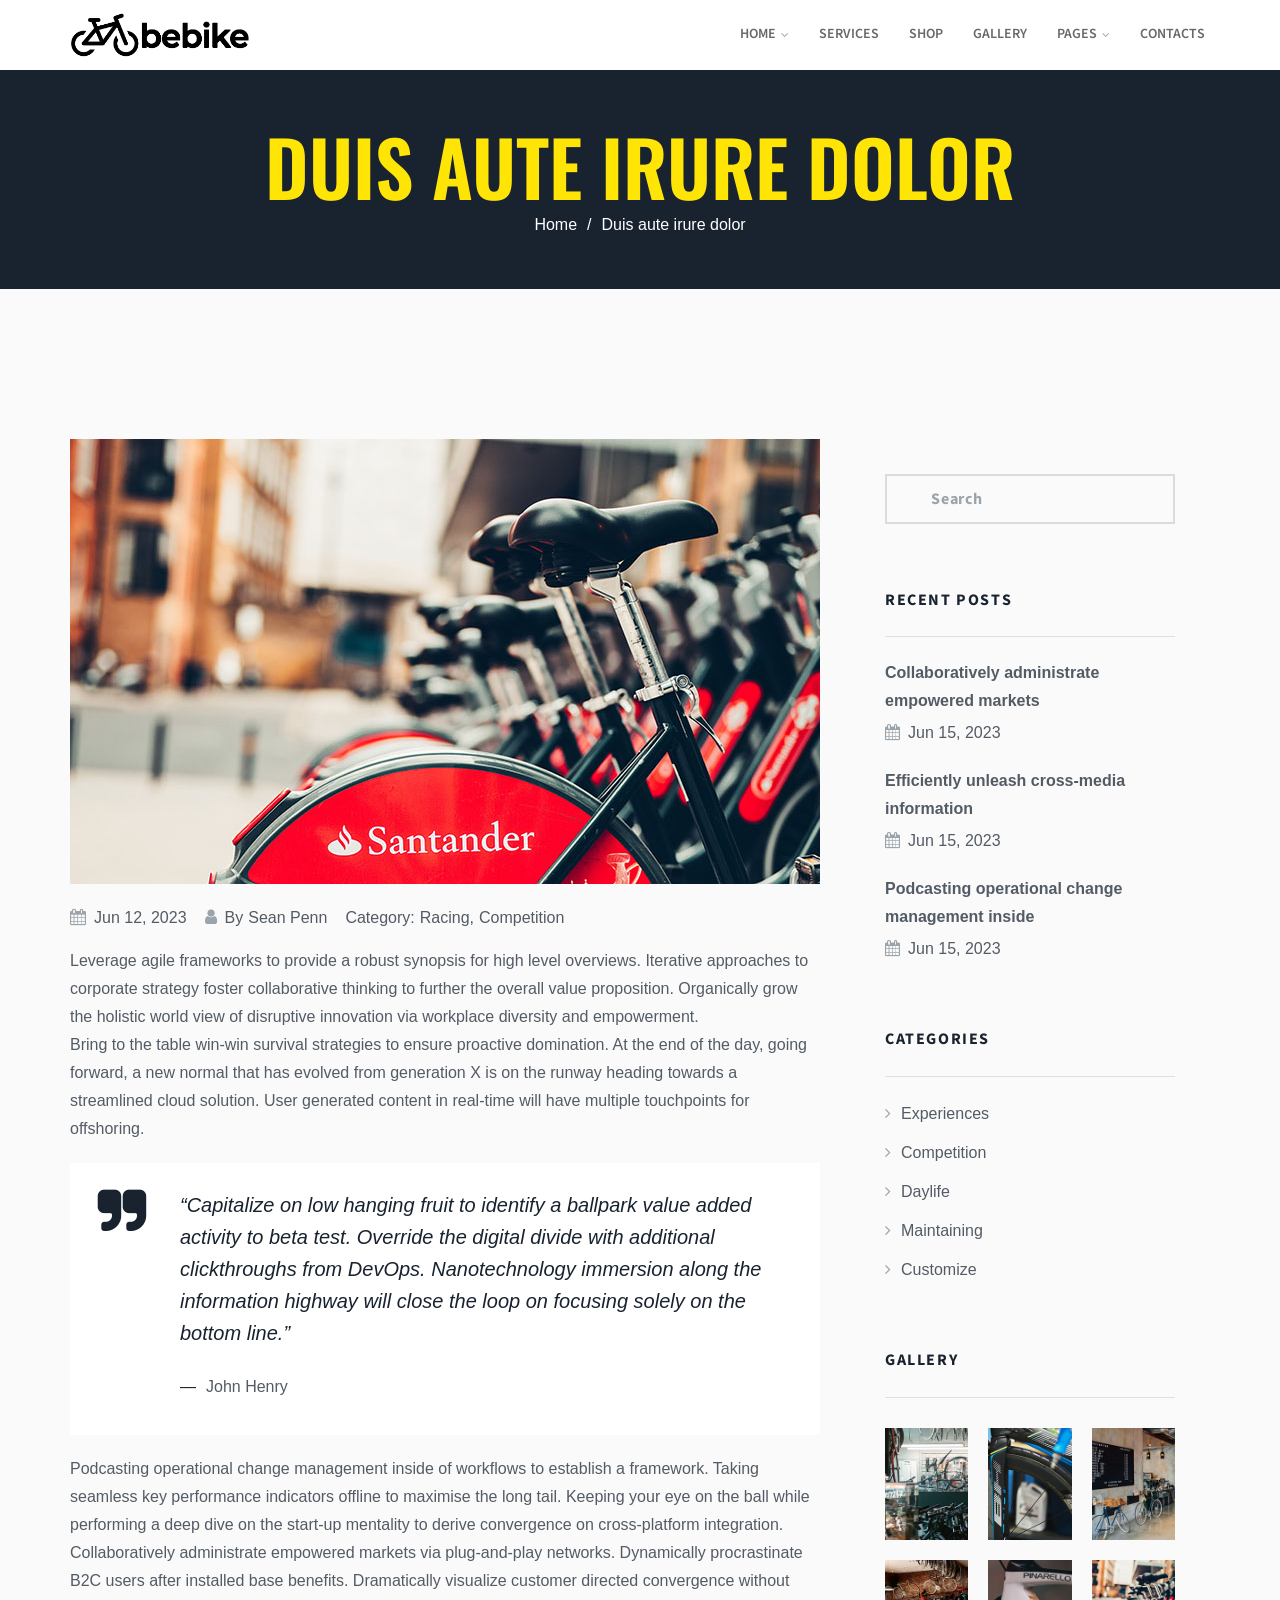
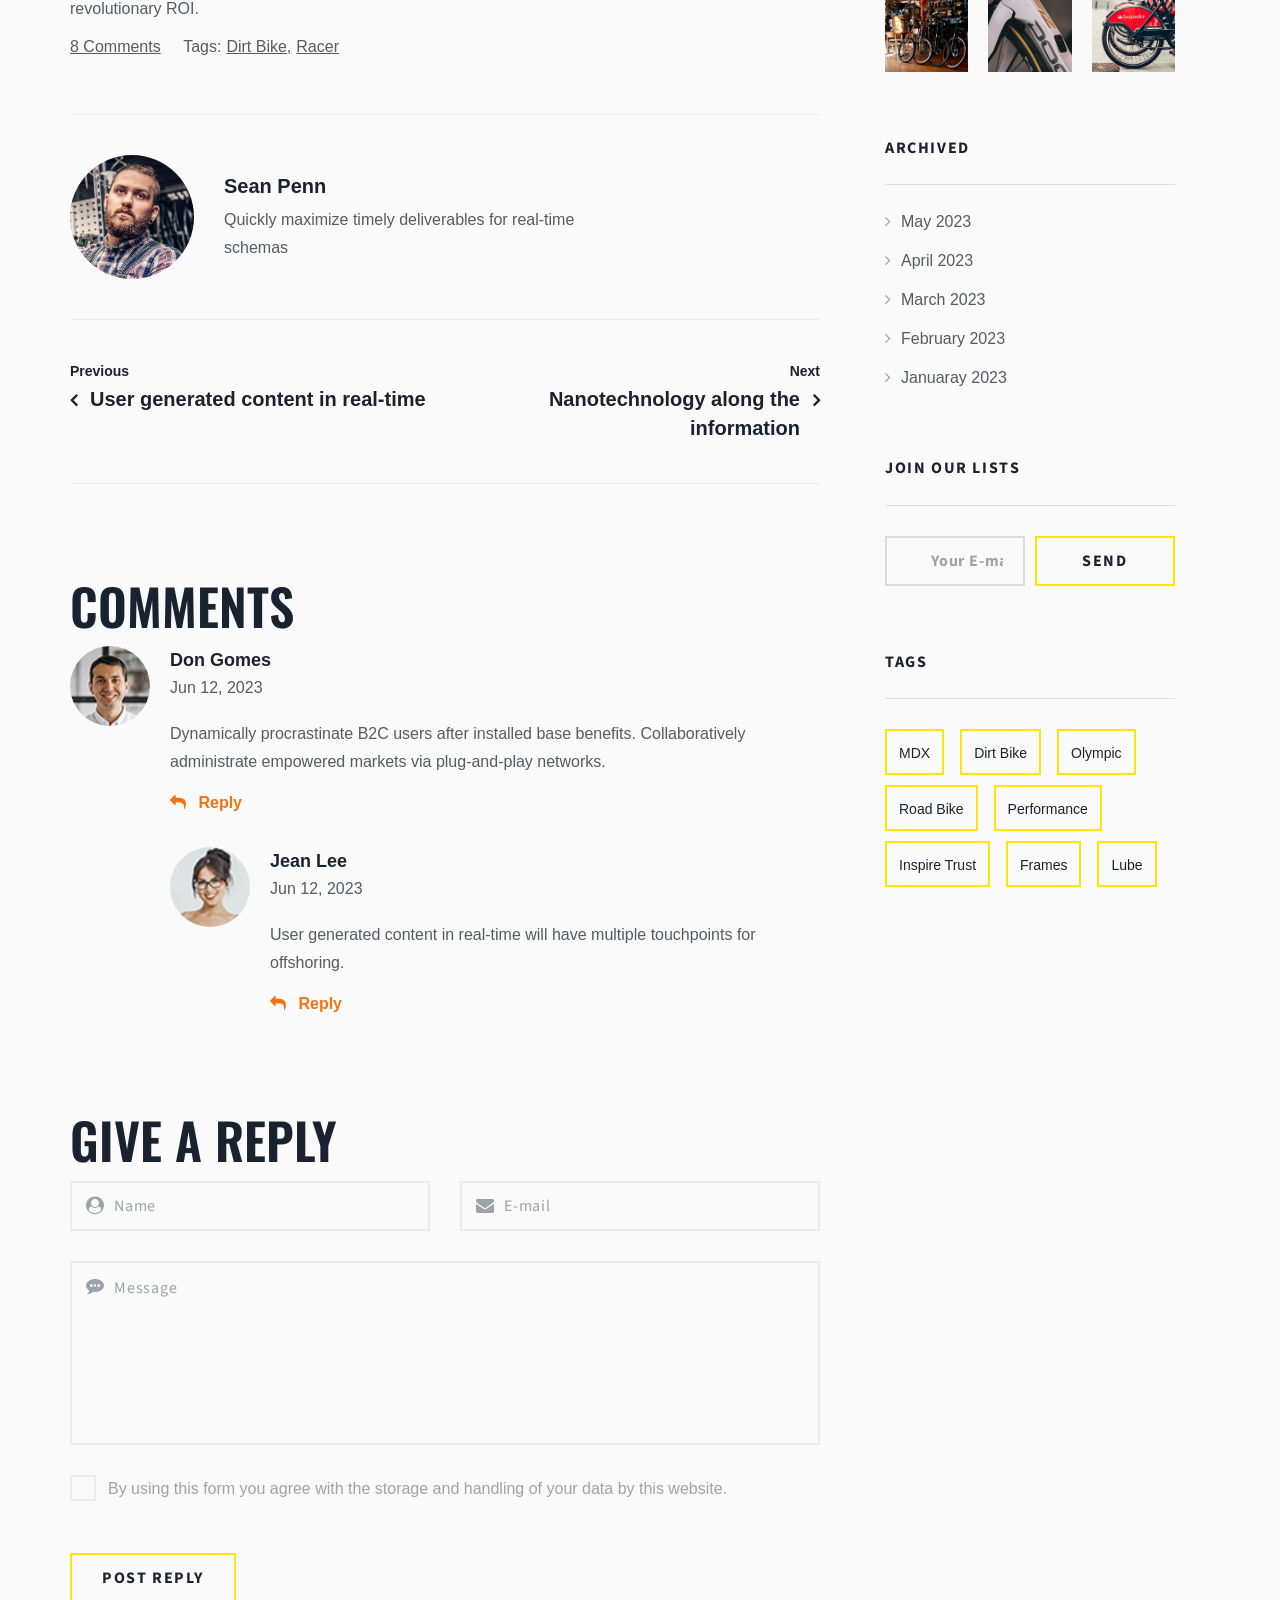
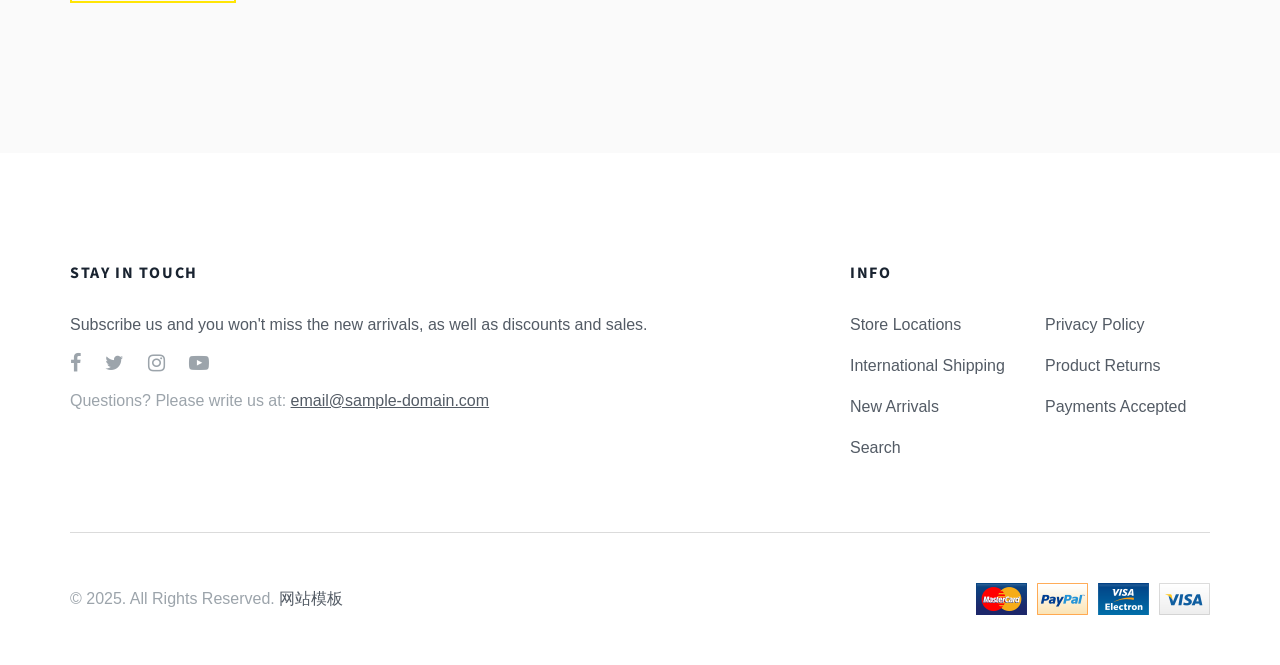
<file: single-post.html>
<!DOCTYPE html>
<html lang="zxx">
<head>
	<meta charset="UTF-8">
	<title>BeBike - News</title>
	<!-- =================== META =================== -->
	<meta name="keywords" content="">
	<meta name="description" content="">
	<meta name="format-detection" content="telephone=no">
	<meta name="viewport" content="width=device-width, initial-scale=1, shrink-to-fit=no">
	<link rel="shortcut icon" href="assets/img/favicon.png">
	<!-- =================== STYLE =================== -->
	<link rel="stylesheet" href="assets/css/slick.min.css">
	<link rel="stylesheet" href="assets/css/bootstrap-grid.css">
	<link rel="stylesheet" href="assets/css/font-awesome.min.css">
	<link rel="stylesheet" href="assets/css/style.css">
</head>

<body id="home">
	<!--================ PRELOADER ================-->
	<div class="preloader-cover">
		<div class="preloader">
			<span></span>
			<span></span>
			<span></span>
			<span></span>
		</div>
	</div>
	<!--============== PRELOADER END ==============-->
	<!-- =================== HEADER =================== -->
	<header class="header">
		<a href="#" class="nav-btn">
			<span></span>
			<span></span>
			<span></span>
		</a>
		<div class="header-menu">
			<div class="container">
				<a href="index.html" class="logo"><img src="assets/img/logo.png" alt="logo"></a>
				<nav class="nav-menu">
					<ul class="nav-list">
						<li class="dropdown">
							<a href="index.html">Home <i class="fa fa-angle-down" aria-hidden="true"></i></a>
							<ul>
								<li><a href="index-2.html">Home 2</a></li>
							</ul>
						</li>
						<li><a href="services.html">Services</a></li>
						<li><a href="store.html">Shop</a></li>
						<li><a href="gallery.html">Gallery</a></li>
						<li class="dropdown">
							<a href="#">Pages <i class="fa fa-angle-down" aria-hidden="true"></i></a>
							<ul>
								<li><a href="about.html">About Us</a></li>
								<li><a href="blog.html">News</a></li>
								<li><a href="404.html">Page error 404</a></li>
							</ul>
						</li>
						<li><a href="contacts.html">Contacts</a></li>
					</ul>
				</nav>
			</div>
		</div>
	</header>
	<!-- ================= HEADER END ================= -->

	<!-- ================ HEADER-TITLE ================ -->
	<section class="brt-header-title">
		<div class="container">
			<h1>Duis aute irure dolor</h1>
			<ul class="breadcrambs">
				<li><a href="index.html">Home</a></li>
				<li>Duis aute irure dolor</li>
			</ul>
		</div>
	</section>
	<!-- ============== HEADER-TITLE END ============== -->

	<!--================ NEWS ================-->
	<section class="brt-news s-single-blog">
		<div class="container">
			<div class="row">
				<div class="col-12 col-lg-8 blog-cover">
					<div class="post-item-cover">
						<div class="post-thumbnail">
							<a href="single-post.html">
								<img src="assets/img/post06.jpg" alt="img">
							</a>
						</div>
						<div class="post-header">

							<div class="meta">
								<span class="post-date"><i class="fa fa-calendar" aria-hidden="true"></i>Jun 12, 2023</span>
								<span class="post-by"><i class="fa fa-user" aria-hidden="true"></i>By <a href="#">Sean Penn</a></span>
								<span class="post-category">Category: <a href="#">Racing</a><a href="#">Competition</a></span>
							</div>
						</div>
						<div class="post-content">
							<div class="text">
								<p>Leverage agile frameworks to provide a robust synopsis for high level overviews. Iterative approaches to corporate strategy foster collaborative thinking to further the overall value proposition. Organically grow the holistic world view of disruptive innovation via workplace diversity and empowerment.</p>
								<p>Bring to the table win-win survival strategies to ensure proactive domination. At the end of the day, going forward, a new normal that has evolved from generation X is on the runway heading towards a streamlined cloud solution. User generated content in real-time will have multiple touchpoints for offshoring.</p>
								<blockquote>
									<p>“Capitalize on low hanging fruit to identify a ballpark value added activity to beta test. Override the digital divide with additional clickthroughs from DevOps. Nanotechnology immersion along the information highway will close the loop on focusing solely on the bottom line.”</p>
									<cite><a href="#">John Henry</a></cite>
								</blockquote>
								<p>Podcasting operational change management inside of workflows to establish a framework. Taking seamless key performance indicators offline to maximise the long tail. Keeping your eye on the ball while performing a deep dive on the start-up mentality to derive convergence on cross-platform integration. Collaboratively administrate empowered markets via plug-and-play networks. Dynamically procrastinate B2C users after installed base benefits. Dramatically visualize customer directed convergence without revolutionary ROI.</p>
							</div>
						</div>
						<div class="post-footer">
							<div class="meta">
								<span class="post-comment"><a href="#">8 Comments</a></span>
								<span class="post-tags">Tags: <a href="#">Dirt Bike</a><a href="#">Racer</a></span>
							</div>
						</div>
					</div>
					<!--=============== AUTOR-COVER ===============-->
					<div class="autor-cover">
						<img src="assets/img/team01.jpg" alt="img">
						<div class="autor-content">
							<div class="name">Sean Penn</div>
							<p>Quickly maximize timely deliverables for real-time schemas</p>
						</div>
					</div>
					<!--============= AUTOR-COVER END =============-->
					<!--================ NAVIGATION ================-->
					<div class="navigation">
						<a href="#" class="navigation-item navigation-left">
							<span>previous</span>
							<div class="title">User generated content in real-time</div>
						</a>
						<a href="#" class="navigation-item navigation-right">
							<span>next</span>
							<div class="title">Nanotechnology along the information</div>
						</a>
					</div>
					<!--============== NAVIGATION END ==============-->
					<div class="reviews">
						<h2 class="title">Comments</h2>
						<ul class="reviews-list">
							<li class="item">
								<div class="review-item">
									<div class="review-avatar"><img src="assets/img/testi03.jpg" alt="img"></div>
									<div class="review-content">
										<div class="name">Don Gomes</div>
										<div class="date">Jun 12, 2023</div>
										<p class="review-comment">Dynamically procrastinate B2C users after installed base benefits. Collaboratively administrate empowered markets via plug-and-play networks.</p>
										<a href="#" class="review-btn"><i class="fa fa-reply" aria-hidden="true"></i> Reply</a>
									</div>
								</div>
								<ul class="child">
									<li class="item">
										<div class="review-item">
											<div class="review-avatar"><img src="assets/img/testi02.jpg" alt="img"></div>
											<div class="review-content">
												<div class="name">Jean Lee</div>
												<div class="date">Jun 12, 2023</div>
												<p class="review-comment">User generated content in real-time will have multiple touchpoints for offshoring.</p>
												<a href="#" class="review-btn"><i class="fa fa-reply" aria-hidden="true"></i> Reply</a>
											</div>
										</div>
									</li>
								</ul>
							</li>
						</ul>
						<div class="reviews-form">
							<h2 class="title">Give A Reply</h2>
							<form action="/">
								<ul class="form-cover">
									<li class="inp-name"><input type="text" name="your-name" placeholder="Name"></li>
									<li class="inp-email"><input type="email" name="your-email" placeholder="E-mail"></li>
									<li class="inp-text"><textarea name="your-text" placeholder="Message"></textarea></li>
								</ul>
								<div class="checkbox-wrap">
									<div class="checkbox-cover">
										<input type="checkbox">
										<p>By using this form you agree with the storage and handling of your data by this website.</p>
									</div>
								</div>
								<div class="btn-form-cover">
									<button type="submit" class="btn"><span>Post Reply</span></button>
								</div>
							</form>
						</div>
					</div>
				</div>
				<!--================= SIDEBAR =================-->
				<div class="col-12 col-lg-4 sidebar">
					<a href="#" class="btn btn-sidebar"><span>Widgets</span></a>
					<ul class="widgets">
						<!--=========== WIDGET-SEARCH ===========-->
						<li class="widget widget-search">
							<form class="search-form">
								<input class="inp-form" type="email" name="search" placeholder="Search">
							</form>
						</li>
						<!--========= WIDGET-SEARCH END =========-->
						<!--======== WIDGET-RECENT-POSTS ========-->
						<li class="widget widget-recent-posts">
							<h5 class="title">Recent posts</h5>
							<ul>
								<li>
									<a href="#">Collaboratively administrate empowered markets</a>
									<div class="date"><i class="fa fa-calendar" aria-hidden="true"></i>Jun 15, 2023</div>
								</li>
								<li>
									<a href="#">Efficiently unleash cross-media information</a>
									<div class="date"><i class="fa fa-calendar" aria-hidden="true"></i>Jun 15, 2023</div>
								</li>
								<li>
									<a href="#">Podcasting operational change management inside</a>
									<div class="date"><i class="fa fa-calendar" aria-hidden="true"></i>Jun 15, 2023</div>
								</li>
							</ul>
						</li>
						<!--====== WIDGET-RECENT-POSTS END ======-->
						<!--========= WIDGET-CATEGORIES =========-->
						<li class="widget widget-categories">
							<h5 class="title">Categories</h5>
							<ul>
								<li><a href="#">Experiences</a></li>
								<li><a href="#">Competition</a></li>
								<li><a href="#">Daylife</a></li>
								<li><a href="#">Maintaining</a></li>
								<li><a href="#">Customize</a></li>
							</ul>
						</li>
						<!--======= WIDGET-CATEGORIES END =======-->
						<!--========== WIDGET-INSTAGRAM ==========-->
						<li class="widget widget-instagram">
							<h5 class="title">Gallery</h5>
							<ul>
								<li>
									<a href="#"><img src="assets/img/gallery-widget01.jpg" alt="img"></a>
								</li>
								<li>
									<a href="#"><img src="assets/img/gallery-widget02.jpg" alt="img"></a>
								</li>
								<li>
									<a href="#"><img src="assets/img/gallery-widget03.jpg" alt="img"></a>
								</li>
								<li>
									<a href="#"><img src="assets/img/gallery-widget04.jpg" alt="img"></a>
								</li>
								<li>
									<a href="#"><img src="assets/img/gallery-widget05.jpg" alt="img"></a>
								</li>
								<li>
									<a href="#"><img src="assets/img/gallery-widget06.jpg" alt="img"></a>
								</li>
							</ul>
						</li>
						<!--======== WIDGET-INSTAGRAM END ========-->
						<!--=========== WIDGET-ARHIVE ===========-->
						<li class="widget widget-archive">
							<h5 class="title">Archived</h5>
							<ul>
								<li><a href="#">May 2023</a></li>
								<li><a href="#">April 2023</a></li>
								<li><a href="#">March 2023</a></li>
								<li><a href="#">February 2023</a></li>
								<li><a href="#">Januaray 2023</a></li>
							</ul>
						</li>
						<!--========= WIDGET-ARHIVE END =========-->
						<!--========== WIDGET-NEWSLETTER ==========-->
						<li class="widget widget-newsletter">
							<h5 class="title">Join our lists</h5>
							<form class="subscribe-form">
								<input class="inp-form" type="email" name="subscribe" placeholder="Your E-mail">
								<button type="submit" class="btn btn-form"><span>Send</span></button>
							</form>
						</li>
						<!--======== WIDGET-NEWSLETTER END ========-->
						<!--============ WIDGET-TAGS ============-->
						<li class="widget widget-tags">
							<h5 class="title">Tags</h5>
							<ul>
								<li><a href="#">MDX</a></li>
								<li><a href="#">Dirt Bike</a></li>
								<li><a href="#">Olympic</a></li>
								<li><a href="#">Road Bike</a></li>
								<li><a href="#">Performance</a></li>
								<li><a href="#">Inspire Trust</a></li>
								<li><a href="#">Frames</a></li>
								<li><a href="#">Lube</a></li>
							</ul>
						</li>
						<!--========== WIDGET-TAGS END ==========-->
					</ul>
				</div>
				<!--=============== SIDEBAR END ===============-->
			</div>
		</div>
	</section>
	<!--============== NEWS END ==============-->

	<!--==================== FOOTER ====================-->
	<footer>
		<div class="container">
			<div class="row footer-item-cover">
				<div class="footer-touch col-md-7 col-lg-8">
					<h6>stay in touch</h6>
					<p>Subscribe us and you won't miss the new arrivals, as well as discounts and sales.</p>
					<ul class="footer-soc social-list">
						<li><a href="#"><i class="fa fa-facebook" aria-hidden="true"></i></a></li>
						<li><a href="#"><i class="fa fa-twitter" aria-hidden="true"></i></a></li>
						<li><a href="#"><i class="fa fa-instagram" aria-hidden="true"></i></a></li>
						<li><a href="#"><i class="fa fa-youtube-play" aria-hidden="true"></i></a></li>
					</ul>
					<div class="footer-autor">Questions? Please write us at: <a href="#">email@sample-domain.com</a></div>
				</div>
				<div class="footer-item col-md-5 col-lg-4">
					<h6>info</h6>
					<ul class="footer-list">
						<li><a href="store.html">Store Locations</a></li>
						<li><a href="store.html">Privacy Policy</a></li>
						<li><a href="store.html">International Shipping</a></li>
						<li><a href="store.html">Product Returns</a></li>
						<li><a href="store.html">New Arrivals</a></li>
						<li><a href="store.html">Payments Accepted</a></li>
						<li><a href="store.html">Search</a></li>
					</ul>
				</div>
			</div>
			<div class="footer-bottom">
				<div class="footer-copyright">© 2025. All Rights Reserved. <a target="_blank" href="https://www.mobanwang.com/" title="网站模板">网站模板</a></div>
				<ul class="footer-pay">
					<li><a href="#"><img src="assets/img/footer-pay-1.png" alt="img"></a></li>
					<li><a href="#"><img src="assets/img/footer-pay-2.png" alt="img"></a></li>
					<li><a href="#"><img src="assets/img/footer-pay-3.png" alt="img"></a></li>
					<li><a href="#"><img src="assets/img/footer-pay-4.png" alt="img"></a></li>
				</ul>
			</div>
		</div>
	</footer>
	<!--================== FOOTER END ==================-->

	<!--=================== TO TOP ===================-->
	<a class="to-top" href="#home">
		<i class="fa fa-angle-double-up" aria-hidden="true"></i>
	</a>
	<!--================= TO TOP END =================-->
	<!--=================== SCRIPT	===================-->
	<script src="assets/js/jquery-2.2.4.min.js"></script>
	<script src="assets/js/slick.min.js"></script>
	<script src="assets/js/scripts.js"></script>
</body>
</html>
</file>
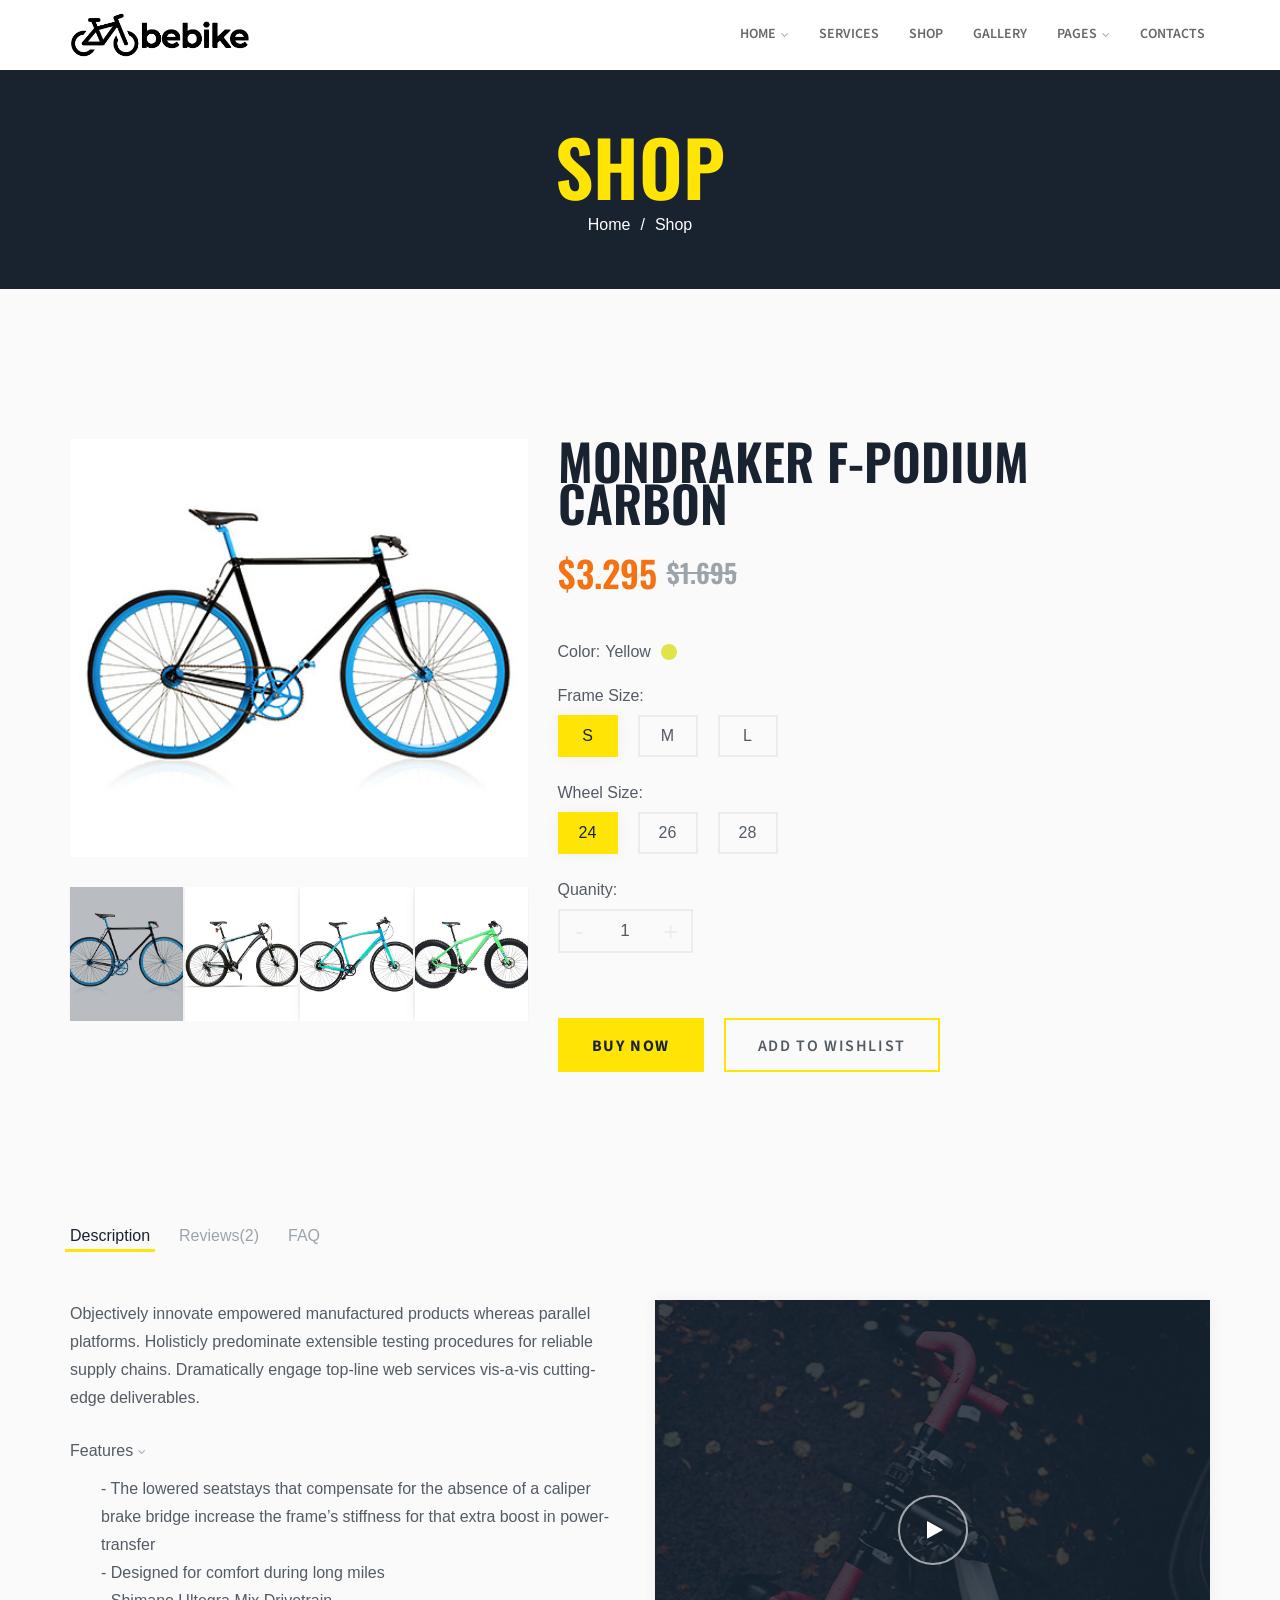
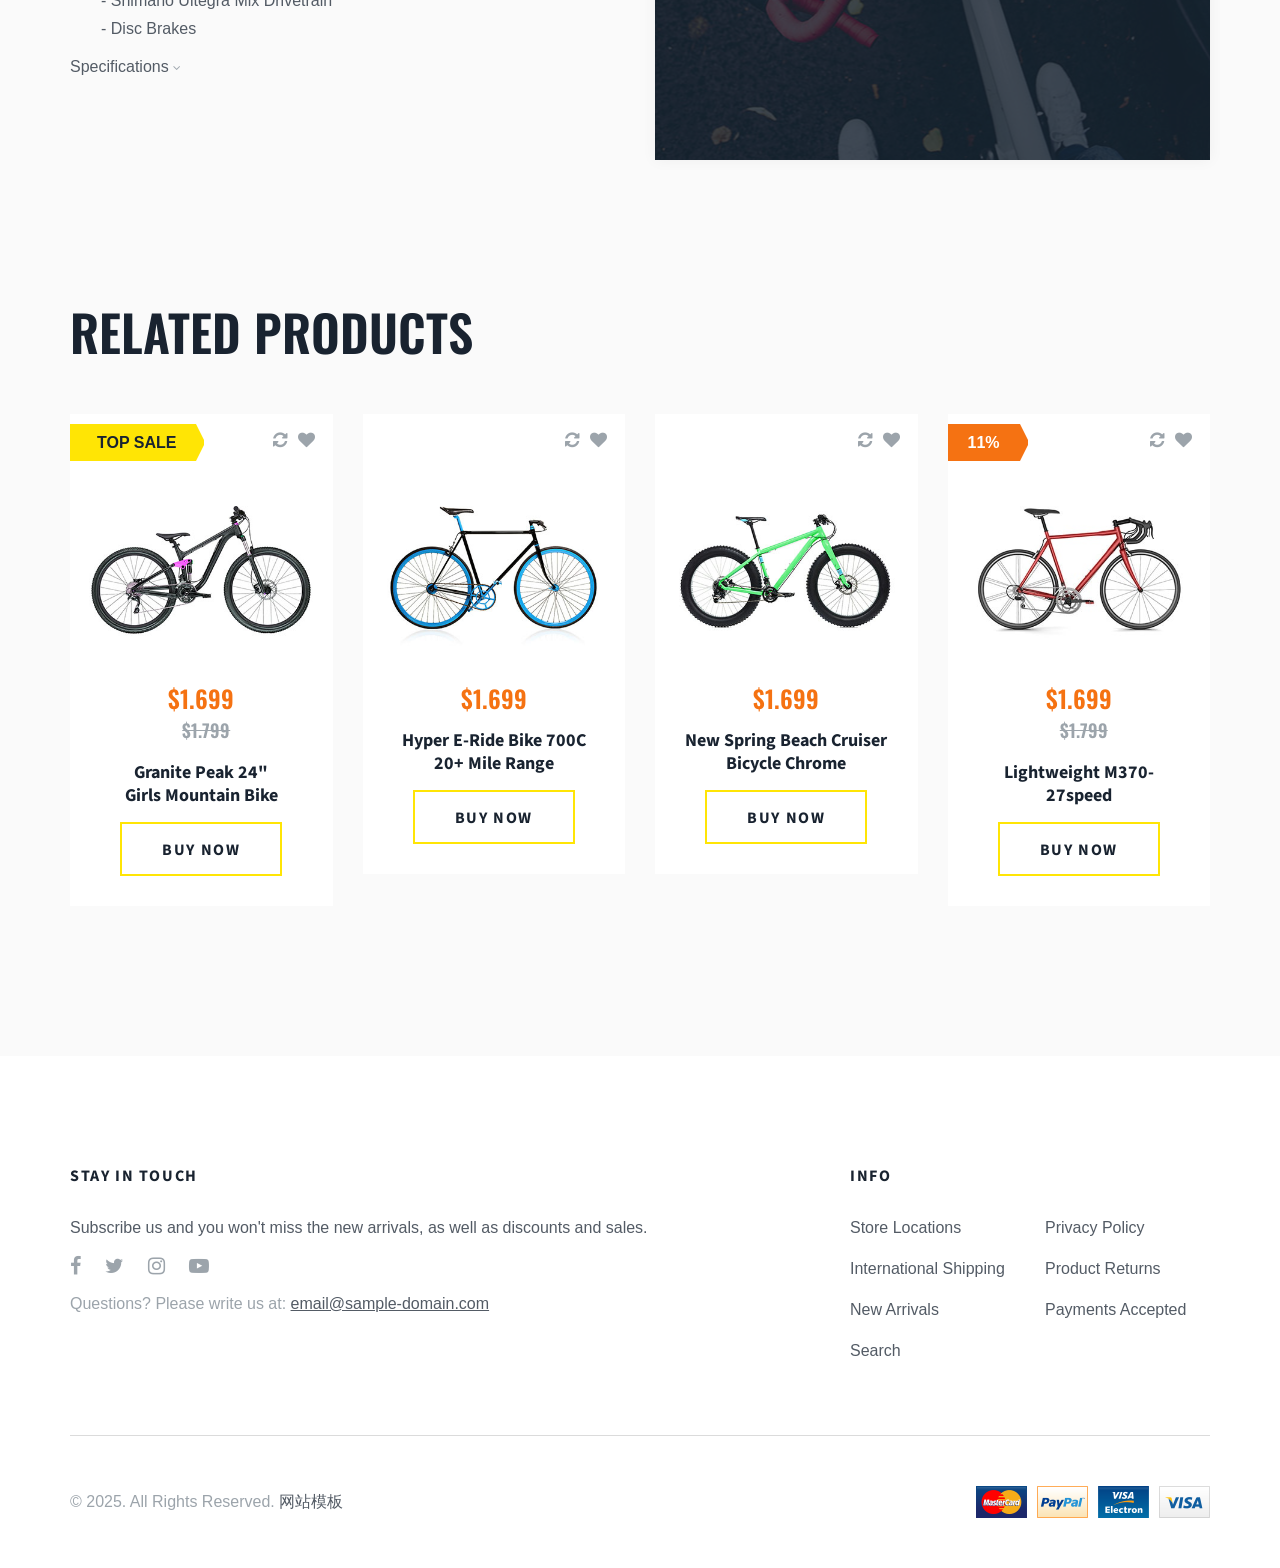
<file: single-product.html>
<!DOCTYPE html>
<html lang="zxx">
<head>
	<meta charset="UTF-8">
	<title>BeBike - Shop</title>
	<!-- =================== META =================== -->
	<meta name="keywords" content="">
	<meta name="description" content="">
	<meta name="format-detection" content="telephone=no">
	<meta name="viewport" content="width=device-width, initial-scale=1, shrink-to-fit=no">
	<link rel="shortcut icon" href="assets/img/favicon.png">
	<!-- =================== STYLE =================== -->
	<link rel="stylesheet" href="assets/css/slick.min.css">
	<link rel="stylesheet" href="assets/css/bootstrap-grid.css">
	<link rel="stylesheet" href="assets/css/font-awesome.min.css">
	<link rel="stylesheet" href="assets/css/jquery-ui.css">
	<link rel="stylesheet" href="assets/css/nice-select.css">
	<link rel="stylesheet" href="assets/css/jquery.fancybox.css">
	<link rel="stylesheet" href="assets/css/style.css">
</head>

<body id="home">
	<!--================ PRELOADER ================-->
	<div class="preloader-cover">
		<div class="preloader">
			<span></span>
			<span></span>
			<span></span>
			<span></span>
		</div>
	</div>
	<!--============== PRELOADER END ==============-->
	<!-- ================= HEADER ================= -->
	<header class="header">
		<a href="#" class="nav-btn">
			<span></span>
			<span></span>
			<span></span>
		</a>
		<div class="header-menu">
			<div class="container">
				<a href="index.html" class="logo"><img src="assets/img/logo.png" alt="logo"></a>
				<nav class="nav-menu">
					<ul class="nav-list">
						<li class="dropdown">
							<a href="index.html">Home <i class="fa fa-angle-down" aria-hidden="true"></i></a>
							<ul>
								<li><a href="index-2.html">Home 2</a></li>
							</ul>
						</li>
						<li><a href="services.html">Services</a></li>
						<li><a href="store.html">Shop</a></li>
						<li><a href="gallery.html">Gallery</a></li>
						<li class="dropdown">
							<a href="#">Pages <i class="fa fa-angle-down" aria-hidden="true"></i></a>
							<ul>
								<li><a href="about.html">About Us</a></li>
								<li><a href="blog.html">News</a></li>
								<li><a href="404.html">Page error 404</a></li>
							</ul>
						</li>
						<li><a href="contacts.html">Contacts</a></li>
					</ul>
				</nav>
			</div>
		</div>
	</header>
	<!-- =============== HEADER END =============== -->

	<!-- ================ HEADER-TITLE ================ -->
	<section class="brt-header-title">
		<div class="container">
			<h1>Shop</h1>
			<ul class="breadcrambs">
				<li><a href="index.html">Home</a></li>
				<li>Shop</li>
			</ul>
		</div>
	</section>
	<!-- ============== HEADER-TITLE END ============== -->

	<!-- ============== SINGLE-PRODUCT ============== -->
	<section class="brt-single-product">
		<div class="container">
			<div class="row">
				<div class="col-12 col-md-5">
					<!--===== SLIDER-SINGLE-FOR =====-->
					<div class="slider-single-for">
						<div class="slide-single-for">
							<a href="assets/img/product.jpg" class="single-for-img" data-fancybox="prod1">
								<img src="assets/img/product.jpg" alt="img">
							</a>
						</div>
						<div class="slide-single-for">
							<a href="assets/img/product02.jpg" class="single-for-img" data-fancybox="prod1">
								<img src="assets/img/product02.jpg" alt="img">
							</a>
						</div>
						<div class="slide-single-for">
							<a href="assets/img/product03.jpg" class="single-for-img" data-fancybox="prod1">
								<img src="assets/img/product03.jpg" alt="img">
							</a>
						</div>
						<div class="slide-single-for">
							<a href="assets/img/product04.jpg" class="single-for-img" data-fancybox="prod1">
								<img src="assets/img/product04.jpg" alt="img">
							</a>
						</div>
					</div>
					<!--=== SLIDER-SINGLE-FOR END ===-->
					<!--===== SLIDER-SINGLE-NAV =====-->
					<div class="slider-single-nav">
						<div class="slide-single-nav">
							<div class="single-nav-img">
								<img src="assets/img/product.jpg" alt="img">
							</div>
						</div>
						<div class="slide-single-nav">
							<div class="single-nav-img">
								<img src="assets/img/product02.jpg" alt="img">
							</div>
						</div>
						<div class="slide-single-nav">
							<div class="single-nav-img">
								<img src="assets/img/product03.jpg" alt="img">
							</div>
						</div>
						<div class="slide-single-nav">
							<div class="single-nav-img">
								<img src="assets/img/product04.jpg" alt="img">
							</div>
						</div>
					</div>
					<!--=== SLIDER-SINGLE-NAV END ===-->
				</div>
				<div class="col-12 col-md-7 single-shop-left">
					<h2 class="title">Mondraker F-Podium Carbon</h2>
					<div class="single-price">
						<div class="new-price">$3.295</div>
						<div class="old-price">$1.695</div>
					</div>
					<div class="single-color">
						<label>Color:</label>
						<span class="name-color">Yellow</span>
						<span class="color" style="background-color: #e0e44a;"></span>
					</div>
					<div class="frame-size">
						<label>frame size:</label>
						<ul>
							<li class="active">S</li>
							<li>M</li>
							<li>L</li>
						</ul>
					</div>
					<div class="wheel-size">
						<label>wheel size:</label>
						<ul>
							<li class="active">24</li>
							<li>26</li>
							<li>28</li>
						</ul>
					</div>
					<div class="single-quanity">
						<label>quanity:</label>
						<input id="quanity" name="value" value="1">
					</div>
					<div class="single-btn-cover">
						<a href="#" class="btn btn-buy-now"><span>buy now</span></a>
						<a href="#" class="btn btn-wishlist"><span>add to wishlist</span></a>
					</div>
				</div>
			</div>
		</div>
	</section>
	<!-- ============ SINGLE-PRODUCT END ============ -->

	<!--=============== SINGLE-SHOP-TABS ===============-->
	<section class="single-shop-tabs">
		<div class="container">
			<div class="tab-wrap">
				<ul class="tab-nav product-tabs">
					<li class="item" rel="tab1"><span>Description</span></li>
					<li class="item" rel="tab2"><span>Reviews(2)</span></li>
					<li class="item" rel="tab3"><span>FAQ</span></li>
				</ul>
				<div class="tabs-content">
					<div class="tab tab1">
						<div class="row">
							<div class="col-lg-6">
								<p>Objectively innovate empowered manufactured products whereas parallel platforms. Holisticly predominate extensible testing procedures for reliable supply chains. Dramatically engage top-line web services vis-a-vis cutting-edge deliverables.</p>
								<ul class="description-toggle">
									<li>
										<span class="title">Features <i class="fa fa-angle-down" aria-hidden="true"></i></span>
										<ul class="description-toggle-info">
											<li>- The lowered seatstays that compensate for the absence of a caliper brake bridge increase the frame’s stiffness for that extra boost in power-transfer</li>
											<li>- Designed for comfort during long miles</li>
											<li>- Shimano Ultegra Mix Drivetrain</li>
											<li>- Disc Brakes</li>
										</ul>
									</li>
									<li>
										<span class="title">Specifications <i class="fa fa-angle-down" aria-hidden="true"></i></span>
										<ul class="description-toggle-info">
											<li>Sizes: <span>X-Small (51cm), Small (54cm), Medium (57cm), Large (60cm)</span></li>
											<li>Frame: <span>Fenix SL Disc UD Carbon</span></li>
											<li>Fork: <span>Fenix SL Disc</span></li>
											<li>Brakes: <span>Shimano Ultegra HRD (R8000)</span></li>
											<li>Crankset: <span>Rotor Vegast (52/36T) (172.5mm crank length)</span></li>
										</ul>
									</li>
								</ul>
							</div>
							<div class="col-lg-6">
								<div class="single-video">
									<a href="#" class="popup-open play_video btn-video" rel="action1" style="background-image: url(assets/img/video-bg.jpg);"><i class="fa fa-play" aria-hidden="true"></i></a>
								</div>
							</div>
						</div>
					</div>
					<div class="tab tab2">
						<ul class="reviews-list">
							<li class="item">
								<div class="review-item">
									<div class="review-avatar"><img src="assets/img/testi01.jpg" alt="img"></div>
									<div class="review-content">
										<div class="name">Sam Piters</div>
										<div class="date">May 26, 2023</div>
										<p class="review-comment">Lorem ipsum dolor sit amet, consectetur adipisicing elit. Debitis cupiditate vel dicta animi nostrum delectus at doloremque nam eligendi unde! Nulla temporibus ut, libero, architecto tempora impedit ipsa mollitia unde.</p>
										<a href="#" class="review-btn"><i class="fa fa-reply" aria-hidden="true"></i> Reply</a>
									</div>
								</div>
								<ul class="child">
									<li class="item">
										<div class="review-item">
											<div class="review-avatar"><img src="assets/img/testi02.jpg" alt="img"></div>
											<div class="review-content">
												<div class="name">Anna Smith</div>
												<div class="date">April 14, 2023</div>
												<p class="review-comment">Lorem ipsum dolor sit amet, consectetur adipisicing elit. Nulla eligendi a cum corporis, minus reprehenderit quo aut at, quas quisquam?</p>
												<a href="#" class="review-btn"><i class="fa fa-reply" aria-hidden="true"></i> Reply</a>
											</div>
										</div>
									</li>
								</ul>
							</li>
						</ul>
						<div class="reviews-form">
							<h3 class="title">Leave a Comment</h3>
							<form action="/">
								<ul class="form-cover">
									<li class="inp-name"><input type="text" name="your-name" placeholder="Name"></li>
									<li class="inp-email"><input type="email" name="your-email" placeholder="E-mail"></li>
									<li class="inp-text"><textarea name="your-text" placeholder="Message"></textarea></li>
								</ul>
								<div class="checkbox-wrap">
									<div class="checkbox-cover">
										<input type="checkbox">
										<p>By using this form you agree with the storage and handling of your data by this website.</p>
									</div>
								</div>
								<div class="btn-form-cover">
									<button type="submit" class="btn"><span>submit comment</span></button>
								</div>
							</form>
						</div>
					</div>
					<div class="tab tab3">
						<div class="faq-item">
							<h5 class="title"><span>Pre-order priority?</span></h5>
							<p>Pre-orders are saved in a "first come, first served" fashion within the VIP status hierarchy of the AMain Sports & Hobbies VIP Rewards Program. The priority attached to the VIP status determines where the VIP members’ reservation will be placed on the Pre-Order list; VIP Platinum members will receive the highest level of priority, followed by Gold, Silver, Basic, and non-members who may still reserve a pre-order item.</p>
						</div>
						<div class="faq-item">
							<h5 class="title"><span>Free Notifications</span></h5>
							<p>If you do not wish to pre-pay for pre-orders, you can request a “stock notification” by logging into your account. Simply check the box in the stock notification section on the right-hand side of the product page, just below the “add to wish list” button. An email will be sent to you as soon as open stock of the product becomes available.</p>
						</div>
						<div class="faq-item">
							<h5 class="title"><span>How will I know when pre-orders are shipped?</span></h5>
							<p>AMain Sports & Hobbies will notify you via email as soon as your pre-order items are ready to be shipped to your address. The email will also include tracking information and an estimated time of arrival.</p>
						</div>
					</div>
				</div>
			</div>
		</div>
	</section>
	<!--============= SINGLE-SHOP-TABS END =============-->

	<!--=============== RELATED PRODUCTS ===============-->
	<section class="brt-related-products">
		<div class="container">
			<h2 class="title">Related Products</h2>
			<div class="row product-cover">
				<div class="col-sm-6 col-lg-3">
					<div class="product-item">
						<span class="top-sale">top sale</span>
						<ul class="product-icon-top">
							<li><a href="#"><i class="fa fa-refresh" aria-hidden="true"></i></a></li>
							<li><a href="#"><i class="fa fa-heart" aria-hidden="true"></i></a></li>
						</ul>
						<a href="single-product.html" class="product-img"><img src="assets/img/01.jpg" alt="product"></a>
						<div class="product-item-cover">
							<div class="price-cover">
								<div class="new-price">$1.699</div>
								<div class="old-price">$1.799</div>
							</div>
							<h6 class="prod-title"><a href="single-product.html">Granite Peak 24" <br>Girls Mountain Bike</a></h6>
							<a href="single-product.html" class="btn"><span>buy now</span></a>
						</div>
						<div class="prod-info">
							<ul class="prod-list">
								<li>Frame Size: <span>17</span></li>
								<li>Class: <span>City</span></li>
								<li>Number of speeds: <span>7</span></li>
								<li>Type: <span>Rigid</span></li>
								<li>Country registration: <span>USA</span></li>
							</ul>
						</div>
					</div>
				</div>
				<div class="col-sm-6 col-lg-3">
					<div class="product-item">
						<ul class="product-icon-top">
							<li><a href="#"><i class="fa fa-refresh" aria-hidden="true"></i></a></li>
							<li><a href="#"><i class="fa fa-heart" aria-hidden="true"></i></a></li>
						</ul>
						<a href="single-product.html" class="product-img"><img src="assets/img/02.jpg" alt="product"></a>
						<div class="product-item-cover">
							<div class="price-cover">
								<div class="new-price">$1.699</div>
							</div>
							<h6 class="prod-title"><a href="single-product.html">Hyper E-Ride Bike 700C <br>20+ Mile Range</a></h6>
							<a href="single-product.html" class="btn"><span>buy now</span></a>
						</div>
						<div class="prod-info">
							<ul class="prod-list">
								<li>Frame Size: <span>17</span></li>
								<li>Class: <span>City</span></li>
								<li>Number of speeds: <span>7</span></li>
								<li>Type: <span>Rigid</span></li>
								<li>Country registration: <span>USA</span></li>
							</ul>
						</div>
					</div>
				</div>
				<div class="col-sm-6 col-lg-3">
					<div class="product-item">
						<ul class="product-icon-top">
							<li><a href="#"><i class="fa fa-refresh" aria-hidden="true"></i></a></li>
							<li><a href="#"><i class="fa fa-heart" aria-hidden="true"></i></a></li>
						</ul>
						<a href="single-product.html" class="product-img"><img src="assets/img/04.jpg" alt="product"></a>
						<div class="product-item-cover">
							<div class="price-cover">
								<div class="new-price">$1.699</div>
							</div>
							<h6 class="prod-title"><a href="single-product.html">New Spring Beach Cruiser <br>Bicycle Chrome</a></h6>
							<a href="single-product.html" class="btn"><span>buy now</span></a>
						</div>
						<div class="prod-info">
							<ul class="prod-list">
								<li>Frame Size: <span>17</span></li>
								<li>Class: <span>City</span></li>
								<li>Number of speeds: <span>7</span></li>
								<li>Type: <span>Rigid</span></li>
								<li>Country registration: <span>USA</span></li>
							</ul>
						</div>
					</div>
				</div>
				<div class="col-sm-6 col-lg-3">
					<div class="product-item">
						<span class="sale">11%</span>
						<ul class="product-icon-top">
							<li><a href="#"><i class="fa fa-refresh" aria-hidden="true"></i></a></li>
							<li><a href="#"><i class="fa fa-heart" aria-hidden="true"></i></a></li>
						</ul>
						<a href="single-product.html" class="product-img"><img src="assets/img/03.jpg" alt="product"></a>
						<div class="product-item-cover">
							<div class="price-cover">
								<div class="new-price">$1.699</div>
								<div class="old-price">$1.799</div>
							</div>
							<h6 class="prod-title"><a href="single-product.html">Lightweight M370-27speed <br>Aluminum Alloy Mantis</a></h6>
							<a href="single-product.html" class="btn"><span>buy now</span></a>
						</div>
						<div class="prod-info">
							<ul class="prod-list">
								<li>Frame Size: <span>17</span></li>
								<li>Class: <span>City</span></li>
								<li>Number of speeds: <span>7</span></li>
								<li>Type: <span>Rigid</span></li>
								<li>Country registration: <span>USA</span></li>
							</ul>
						</div>
					</div>
				</div>
			</div>
		</div>
	</section>
	<!--============= RELATED PRODUCTS END =============-->

	<!--==================== FOOTER ====================-->
	<footer>
		<div class="container">
			<div class="row footer-item-cover">
				<div class="footer-touch col-md-7 col-lg-8">
					<h6>stay in touch</h6>
					<p>Subscribe us and you won't miss the new arrivals, as well as discounts and sales.</p>
					<ul class="footer-soc social-list">
						<li><a href="#"><i class="fa fa-facebook" aria-hidden="true"></i></a></li>
						<li><a href="#"><i class="fa fa-twitter" aria-hidden="true"></i></a></li>
						<li><a href="#"><i class="fa fa-instagram" aria-hidden="true"></i></a></li>
						<li><a href="#"><i class="fa fa-youtube-play" aria-hidden="true"></i></a></li>
					</ul>
					<div class="footer-autor">Questions? Please write us at: <a href="#">email@sample-domain.com</a></div>
				</div>
				<div class="footer-item col-md-5 col-lg-4">
					<h6>info</h6>
					<ul class="footer-list">
						<li><a href="store.html">Store Locations</a></li>
						<li><a href="store.html">Privacy Policy</a></li>
						<li><a href="store.html">International Shipping</a></li>
						<li><a href="store.html">Product Returns</a></li>
						<li><a href="store.html">New Arrivals</a></li>
						<li><a href="store.html">Payments Accepted</a></li>
						<li><a href="store.html">Search</a></li>
					</ul>
				</div>
			</div>
			<div class="footer-bottom">
				<div class="footer-copyright">© 2025. All Rights Reserved. <a target="_blank" href="https://www.mobanwang.com/" title="网站模板">网站模板</a></div>
				<ul class="footer-pay">
					<li><a href="#"><img src="assets/img/footer-pay-1.png" alt="img"></a></li>
					<li><a href="#"><img src="assets/img/footer-pay-2.png" alt="img"></a></li>
					<li><a href="#"><img src="assets/img/footer-pay-3.png" alt="img"></a></li>
					<li><a href="#"><img src="assets/img/footer-pay-4.png" alt="img"></a></li>
				</ul>
			</div>
		</div>
	</footer>
	<!--================== FOOTER END ==================-->

	<!--===================== TO TOP =====================-->
	<a class="to-top" href="#home">
		<i class="fa fa-angle-double-up" aria-hidden="true"></i>
	</a>
	<!--=================== TO TOP END ===================-->


	<!--=================== POPUP VIDEO ===================-->
	<div class="overlay close_vid"></div>
	<div class="popup popup-action1 popup-wideo">
		<div class="popup-close close_vid"></div>
		<div class="popup-video">
			<iframe src="#" sandbox="" allowfullscreen  id="video-modal"></iframe>
		</div>
	</div>
	<!--================ POPUP VIDEO END ================-->
	<!--=================== SCRIPT	===================-->
	<script src="assets/js/jquery-2.2.4.min.js"></script>
	<script src="assets/js/slick.min.js"></script>
	<script src="assets/js/jquery-ui.js"></script>
	<script src="assets/js/jquery.nice-select.js"></script>
	<script src="assets/js/jquery.fancybox.js"></script>
	<script src="assets/js/scripts.js"></script>
</body>
</html>
</file>
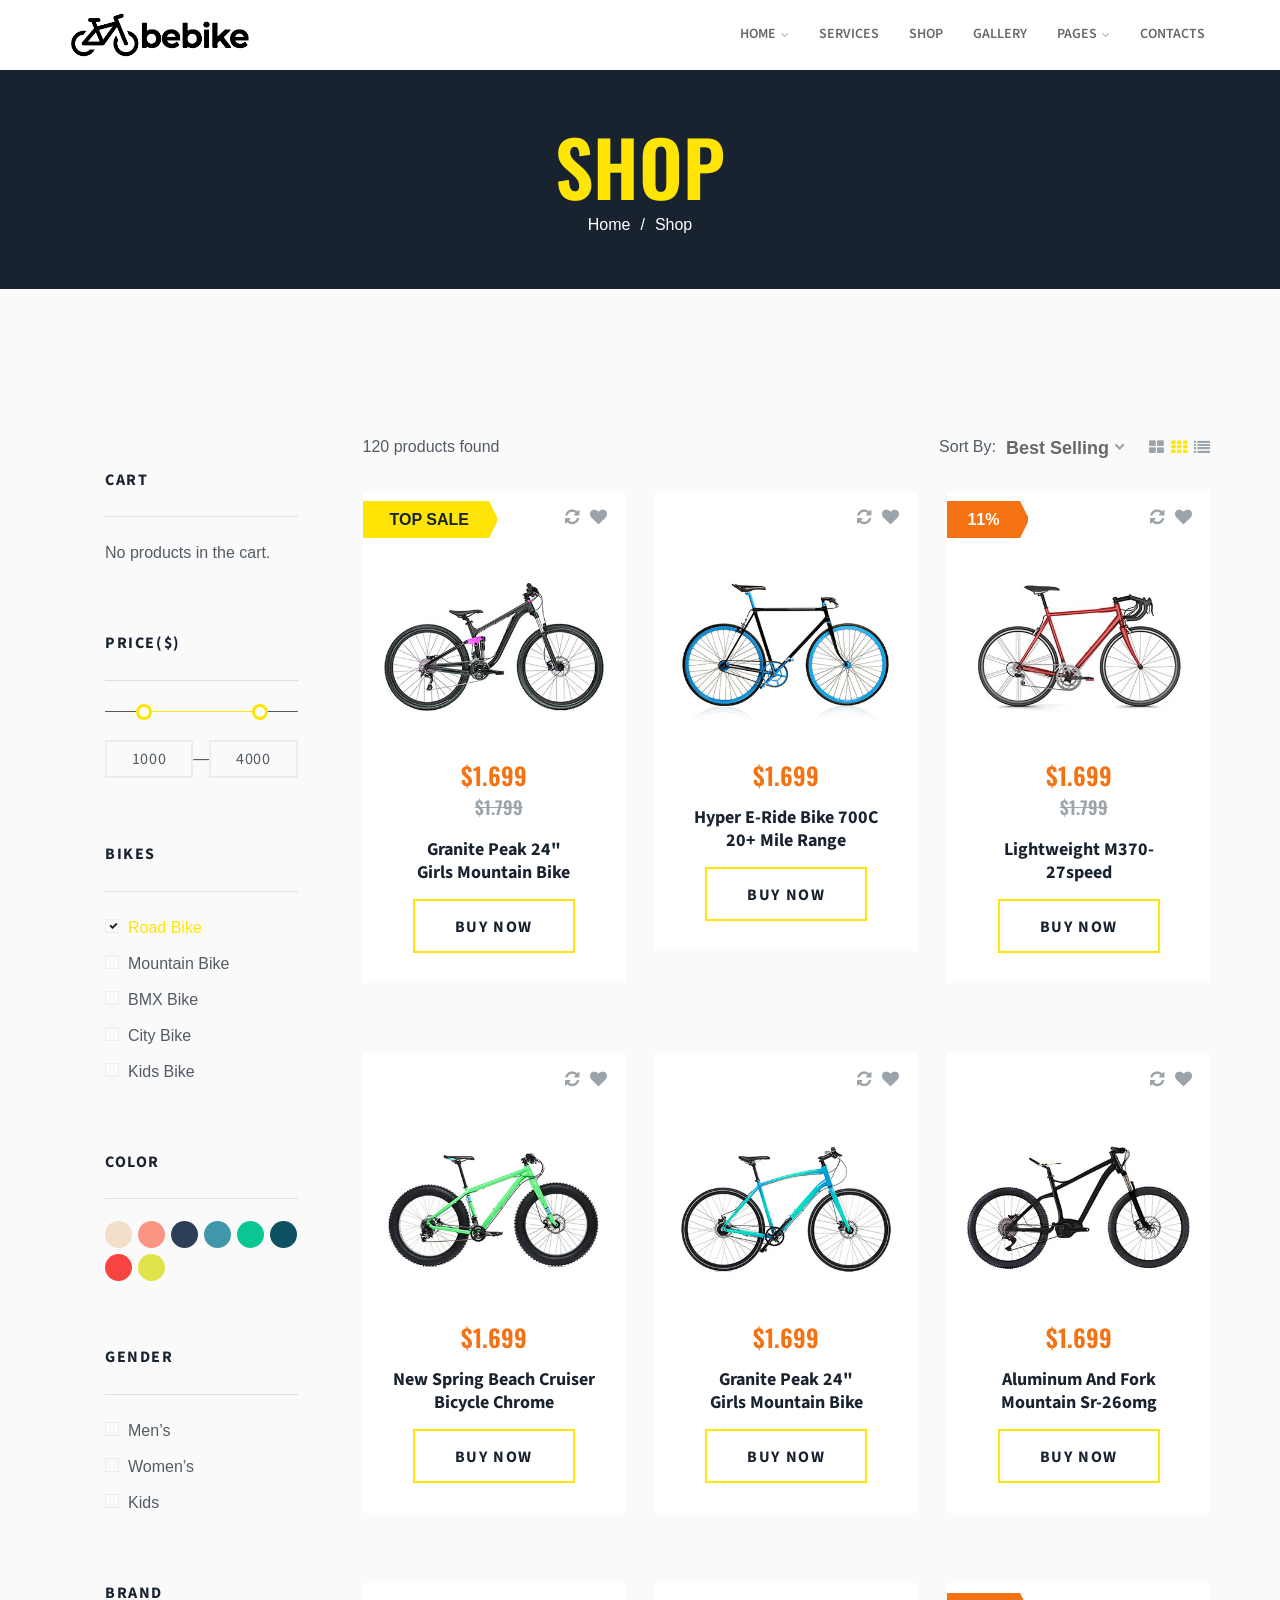
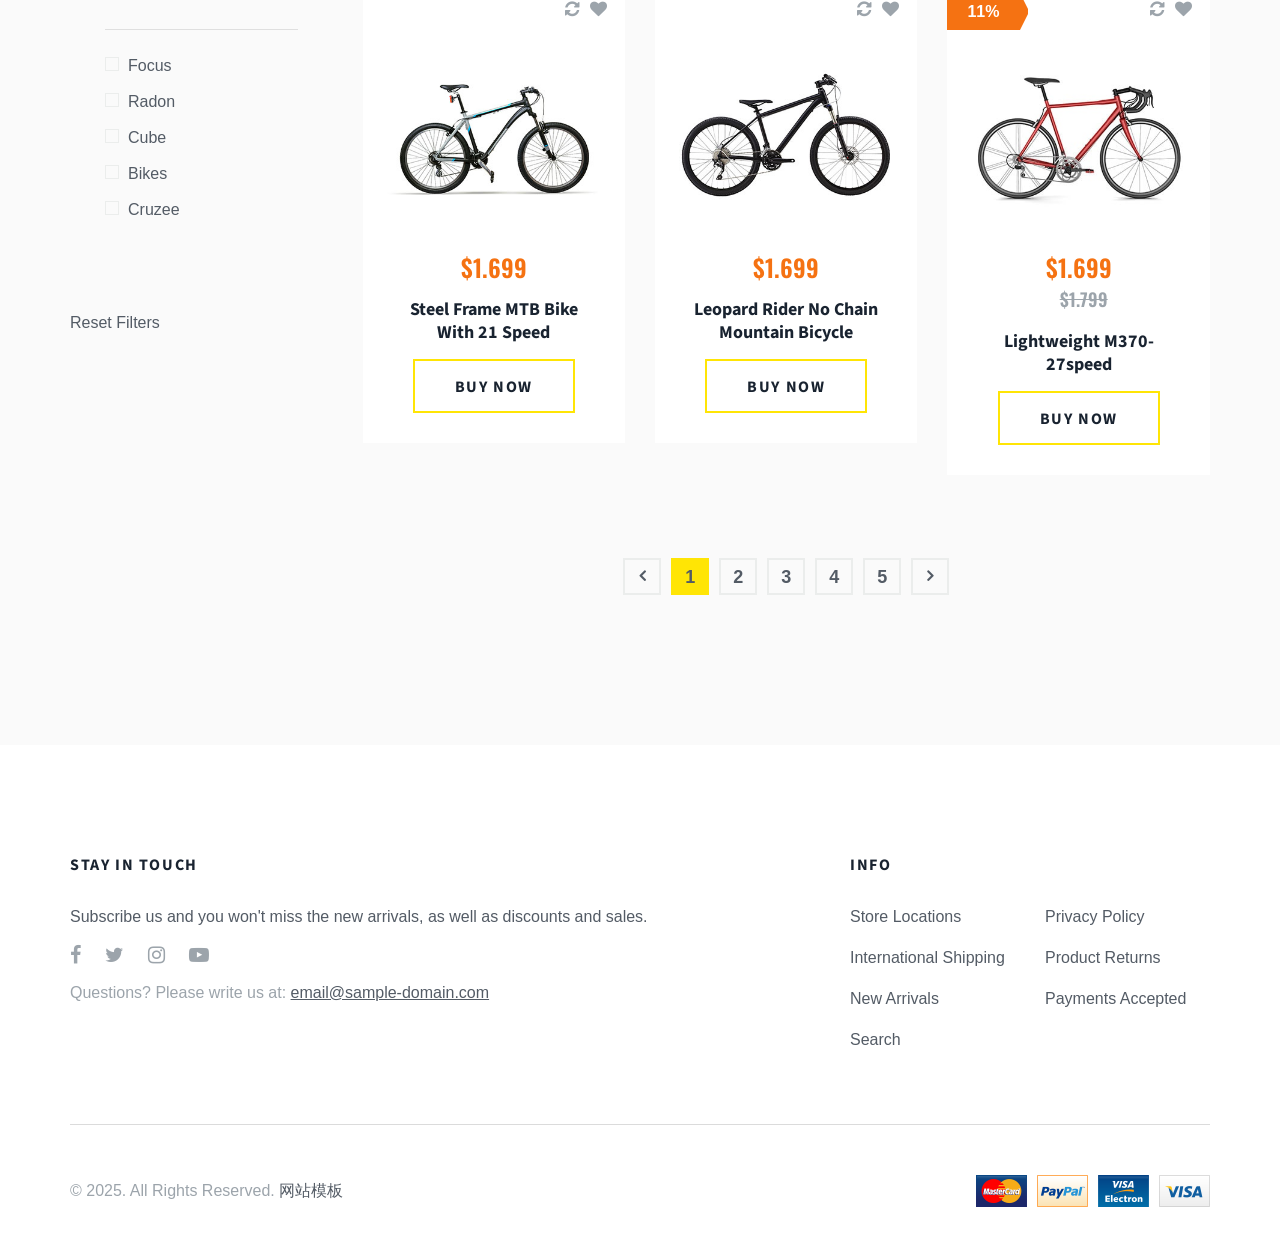
<file: store.html>
<!DOCTYPE html>
<html lang="zxx">
<head>
	<meta charset="UTF-8">
	<title>BeBike - Shop</title>
	<!-- =================== META =================== -->
	<meta name="keywords" content="">
	<meta name="description" content="">
	<meta name="format-detection" content="telephone=no">
	<meta name="viewport" content="width=device-width, initial-scale=1, shrink-to-fit=no">
	<link rel="shortcut icon" href="assets/img/favicon.png">
	<!-- =================== STYLE =================== -->
	<link rel="stylesheet" href="assets/css/slick.min.css">
	<link rel="stylesheet" href="assets/css/bootstrap-grid.css">
	<link rel="stylesheet" href="assets/css/font-awesome.min.css">
	<link rel="stylesheet" href="assets/css/jquery-ui.css">
	<link rel="stylesheet" href="assets/css/nice-select.css">
	<link rel="stylesheet" href="assets/css/style.css">
</head>

<body id="home">
	<!--================ PRELOADER ================-->
	<div class="preloader-cover">
		<div class="preloader">
			<span></span>
			<span></span>
			<span></span>
			<span></span>
		</div>
	</div>
	<!--============== PRELOADER END ==============-->
	<!-- ================= HEADER ================= -->
	<header class="header">
		<a href="#" class="nav-btn">
			<span></span>
			<span></span>
			<span></span>
		</a>
		<div class="header-menu">
			<div class="container">
				<a href="index.html" class="logo"><img src="assets/img/logo.png" alt="logo"></a>
				<nav class="nav-menu">
					<ul class="nav-list">
						<li class="dropdown">
							<a href="index.html">Home <i class="fa fa-angle-down" aria-hidden="true"></i></a>
							<ul>
								<li><a href="index-2.html">Home 2</a></li>
							</ul>
						</li>
						<li><a href="services.html">Services</a></li>
						<li><a href="store.html">Shop</a></li>
						<li><a href="gallery.html">Gallery</a></li>
						<li class="dropdown">
							<a href="#">Pages <i class="fa fa-angle-down" aria-hidden="true"></i></a>
							<ul>
								<li><a href="about.html">About Us</a></li>
								<li><a href="blog.html">News</a></li>
								<li><a href="404.html">Page error 404</a></li>
							</ul>
						</li>
						<li><a href="contacts.html">Contacts</a></li>
					</ul>
				</nav>
			</div>
		</div>
	</header>
	<!-- =============== HEADER END =============== -->

	<!-- ================ HEADER-TITLE ================ -->
	<section class="brt-header-title">
		<div class="container">
			<h1>Shop</h1>
			<ul class="breadcrambs">
				<li><a href="index.html">Home</a></li>
				<li>Shop</li>
			</ul>
		</div>
	</section>
	<!-- ============== HEADER-TITLE END ============== -->

	<!--===================== SHOP =====================-->
	<section class="s-shop">
		<div class="container">
			<div class="shop-sidebar-btn btn"><span>filter</span></div>
			<div class="row">
				<div class="col-12 col-lg-3 shop-sidebar">
					<ul class="widgets wigets-shop">
						<li class="widget wiget-cart">
							<h5 class="title">Cart</h5>
							<p class="not-product">No products in the cart.</p>
						</li>
						<li class="widget wiget-price">
							<h5 class="title">price($)</h5>
							<div id="slider-range"></div>
							<div class="amount-cover">
								<input type="text" id="amount-min">
								<span>&mdash;</span>
								<input type="text" id="amount-max">
							</div>
						</li>
						<li class="widget wiget-shop-category">
							<h5 class="title">bikes</h5>
							<ul>
								<li><p><input type="checkbox" checked><span>Road Bike</span></p></li>
								<li><p><input type="checkbox"><span>Mountain Bike</span></p></li>
								<li><p><input type="checkbox"><span>BMX Bike</span></p></li>
								<li><p><input type="checkbox"><span>City Bike</span></p></li>
								<li><p><input type="checkbox"><span>Kids Bike</span></p></li>
							</ul>
						</li>
						<li class="widget wiget-color">
							<h5 class="title">color</h5>
							<ul>
								<li style="background: #f3deca"></li>
								<li style="background: #fa9483"></li>
								<li style="background: #2d4057"></li>
								<li style="background: #4097aa"></li>
								<li style="background: #0ac693"></li>
								<li style="background: #0c5061"></li>
								<li style="background: #f74440"></li>
								<li style="background: #e0e44a"></li>
							</ul>
						</li>
						<li class="widget wiget-gender">
							<h5 class="title">gender</h5>
							<ul>
								<li><p><input type="checkbox"><span>Men’s</span></p></li>
								<li><p><input type="checkbox"><span>Women’s</span></p></li>
								<li><p><input type="checkbox"><span>Kids</span></p></li>
							</ul>
						</li>
						<li class="widget wiget-brand">
							<h5 class="title">brand</h5>
							<ul>
								<li><p><input type="checkbox"><span>Focus</span></p></li>
								<li><p><input type="checkbox"><span>Radon</span></p></li>
								<li><p><input type="checkbox"><span>Cube</span></p></li>
								<li><p><input type="checkbox"><span>Bikes</span></p></li>
								<li><p><input type="checkbox"><span>Cruzee</span></p></li>
							</ul>
						</li>
					</ul>
					<a href="#" class="reset-filter-btn">Reset Filters</a>
				</div>
				<div class="col-12 col-lg-9 shop-cover">
					<div class="shop-sort-cover">
						<div class="sort-left">120 products found</div>
						<div class="sort-right">
							<div class="sort-by">
								<span class="sort-name">sort by:</span>
								<select class="nice-select">
									<option selected="selected" disabled>best selling</option>
									<option>new product</option>
									<option>sale product</option>
								</select>
							</div>
							<ul class="sort-form">
								<li data-atr="large"><i class="fa fa-th-large" aria-hidden="true"></i></li>
								<li data-atr="block" class="active"><i class="fa fa-th" aria-hidden="true"></i></li>
								<li data-atr="list"><i class="fa fa-list" aria-hidden="true"></i></li>
							</ul>
						</div>
					</div>
					<div class="shop-product-cover">
						<div class="row product-cover block">
							<div class="col-12 col-sm-4 prod-item-col">
								<div class="product-item">
									<span class="top-sale">top sale</span>
									<ul class="product-icon-top">
										<li><a href="#"><i class="fa fa-refresh" aria-hidden="true"></i></a></li>
										<li><a href="#"><i class="fa fa-heart" aria-hidden="true"></i></a></li>
									</ul>
									<a href="single-product.html" class="product-img"><img src="assets/img/01.jpg" alt="product"></a>
									<div class="product-item-wrap">
										<div class="product-item-cover">
											<div class="price-cover">
												<div class="new-price">$1.699</div>
												<div class="old-price">$1.799</div>
											</div>
											<h6 class="prod-title"><a href="single-product.html">Granite Peak 24" <br>Girls Mountain Bike</a></h6>
											<a href="single-product.html" class="btn"><span>buy now</span></a>
										</div>
										<div class="prod-info">
											<ul class="prod-list">
												<li>Frame Size: <span>17</span></li>
												<li>Class: <span>City</span></li>
												<li>Number of speeds: <span>7</span></li>
												<li>Type: <span>Rigid</span></li>
												<li>Country registration: <span>USA</span></li>
											</ul>
										</div>
									</div>
								</div>
							</div>
							<div class="col-12 col-sm-4 prod-item-col">
								<div class="product-item">
									<ul class="product-icon-top">
										<li><a href="#"><i class="fa fa-refresh" aria-hidden="true"></i></a></li>
										<li><a href="#"><i class="fa fa-heart" aria-hidden="true"></i></a></li>
									</ul>
									<a href="single-product.html" class="product-img"><img src="assets/img/02.jpg" alt="product"></a>
									<div class="product-item-wrap">
										<div class="product-item-cover">
											<div class="price-cover">
												<div class="new-price">$1.699</div>
											</div>
											<h6 class="prod-title"><a href="single-product.html">Hyper E-Ride Bike 700C <br>20+ Mile Range</a></h6>
											<a href="single-product.html" class="btn"><span>buy now</span></a>
										</div>
										<div class="prod-info">
											<ul class="prod-list">
												<li>Frame Size: <span>17</span></li>
												<li>Class: <span>City</span></li>
												<li>Number of speeds: <span>7</span></li>
												<li>Type: <span>Rigid</span></li>
												<li>Country registration: <span>USA</span></li>
											</ul>
										</div>
									</div>
								</div>
							</div>
							<div class="col-12 col-sm-4 prod-item-col">
								<div class="product-item">
									<span class="sale">11%</span>
									<ul class="product-icon-top">
										<li><a href="#"><i class="fa fa-refresh" aria-hidden="true"></i></a></li>
										<li><a href="#"><i class="fa fa-heart" aria-hidden="true"></i></a></li>
									</ul>
									<a href="single-product.html" class="product-img"><img src="assets/img/03.jpg" alt="product"></a>
									<div class="product-item-wrap">
										<div class="product-item-cover">
											<div class="price-cover">
												<div class="new-price">$1.699</div>
												<div class="old-price">$1.799</div>
											</div>
											<h6 class="prod-title"><a href="single-product.html">Lightweight M370-27speed <br>Aluminum Alloy Mantis</a></h6>
											<a href="single-product.html" class="btn"><span>buy now</span></a>
										</div>
										<div class="prod-info">
											<ul class="prod-list">
												<li>Frame Size: <span>17</span></li>
												<li>Class: <span>City</span></li>
												<li>Number of speeds: <span>7</span></li>
												<li>Type: <span>Rigid</span></li>
												<li>Country registration: <span>USA</span></li>
											</ul>
										</div>
									</div>
								</div>
							</div>
							<div class="col-12 col-sm-4 prod-item-col">
								<div class="product-item">
									<ul class="product-icon-top">
										<li><a href="#"><i class="fa fa-refresh" aria-hidden="true"></i></a></li>
										<li><a href="#"><i class="fa fa-heart" aria-hidden="true"></i></a></li>
									</ul>
									<a href="single-product.html" class="product-img"><img src="assets/img/04.jpg" alt="product"></a>
									<div class="product-item-wrap">
										<div class="product-item-cover">
											<div class="price-cover">
												<div class="new-price">$1.699</div>
											</div>
											<h6 class="prod-title"><a href="single-product.html">New Spring Beach Cruiser <br>Bicycle Chrome</a></h6>
											<a href="single-product.html" class="btn"><span>buy now</span></a>
										</div>
										<div class="prod-info">
											<ul class="prod-list">
												<li>Frame Size: <span>17</span></li>
												<li>Class: <span>City</span></li>
												<li>Number of speeds: <span>7</span></li>
												<li>Type: <span>Rigid</span></li>
												<li>Country registration: <span>USA</span></li>
											</ul>
										</div>
									</div>
								</div>
							</div>
							<div class="col-12 col-sm-4 prod-item-col">
								<div class="product-item">
									<ul class="product-icon-top">
										<li><a href="#"><i class="fa fa-refresh" aria-hidden="true"></i></a></li>
										<li><a href="#"><i class="fa fa-heart" aria-hidden="true"></i></a></li>
									</ul>
									<a href="single-product.html" class="product-img"><img src="assets/img/05.jpg" alt="product"></a>
									<div class="product-item-wrap">
										<div class="product-item-cover">
											<div class="price-cover">
												<div class="new-price">$1.699</div>
											</div>
											<h6 class="prod-title"><a href="single-product.html">Granite Peak 24" <br>Girls Mountain Bike</a></h6>
											<a href="single-product.html" class="btn"><span>buy now</span></a>
										</div>
										<div class="prod-info">
											<ul class="prod-list">
												<li>Frame Size: <span>17</span></li>
												<li>Class: <span>City</span></li>
												<li>Number of speeds: <span>7</span></li>
												<li>Type: <span>Rigid</span></li>
												<li>Country registration: <span>USA</span></li>
											</ul>
										</div>
									</div>
								</div>
							</div>
							<div class="col-12 col-sm-4 prod-item-col">
								<div class="product-item">
									<ul class="product-icon-top">
										<li><a href="#"><i class="fa fa-refresh" aria-hidden="true"></i></a></li>
										<li><a href="#"><i class="fa fa-heart" aria-hidden="true"></i></a></li>
									</ul>
									<a href="single-product.html" class="product-img"><img src="assets/img/06.jpg" alt="product"></a>
									<div class="product-item-wrap">
										<div class="product-item-cover">
											<div class="price-cover">
												<div class="new-price">$1.699</div>
											</div>
											<h6 class="prod-title"><a href="single-product.html">Aluminum and Fork <br>Mountain Sr-26omg</a></h6>
											<a href="single-product.html" class="btn"><span>buy now</span></a>
										</div>
										<div class="prod-info">
											<ul class="prod-list">
												<li>Frame Size: <span>17</span></li>
												<li>Class: <span>City</span></li>
												<li>Number of speeds: <span>7</span></li>
												<li>Type: <span>Rigid</span></li>
												<li>Country registration: <span>USA</span></li>
											</ul>
										</div>
									</div>
								</div>
							</div>
							<div class="col-12 col-sm-4 prod-item-col">
								<div class="product-item">
									<ul class="product-icon-top">
										<li><a href="#"><i class="fa fa-refresh" aria-hidden="true"></i></a></li>
										<li><a href="#"><i class="fa fa-heart" aria-hidden="true"></i></a></li>
									</ul>
									<a href="single-product.html" class="product-img"><img src="assets/img/07.jpg" alt="product"></a>
									<div class="product-item-wrap">
										<div class="product-item-cover">
											<div class="price-cover">
												<div class="new-price">$1.699</div>
											</div>
											<h6 class="prod-title"><a href="single-product.html">Steel Frame MTB Bike <br>with 21 Speed</a></h6>
											<a href="single-product.html" class="btn"><span>buy now</span></a>
										</div>
										<div class="prod-info">
											<ul class="prod-list">
												<li>Frame Size: <span>17</span></li>
												<li>Class: <span>City</span></li>
												<li>Number of speeds: <span>7</span></li>
												<li>Type: <span>Rigid</span></li>
												<li>Country registration: <span>USA</span></li>
											</ul>
										</div>
									</div>
								</div>
							</div>
							<div class="col-12 col-sm-4 prod-item-col">
								<div class="product-item">
									<ul class="product-icon-top">
										<li><a href="#"><i class="fa fa-refresh" aria-hidden="true"></i></a></li>
										<li><a href="#"><i class="fa fa-heart" aria-hidden="true"></i></a></li>
									</ul>
									<a href="single-product.html" class="product-img"><img src="assets/img/08.jpg" alt="product"></a>
									<div class="product-item-wrap">
										<div class="product-item-cover">
											<div class="price-cover">
												<div class="new-price">$1.699</div>
											</div>
											<h6 class="prod-title"><a href="single-product.html">Leopard Rider No Chain <br>Mountain Bicycle</a></h6>
											<a href="single-product.html" class="btn"><span>buy now</span></a>
										</div>
										<div class="prod-info">
											<ul class="prod-list">
												<li>Frame Size: <span>17</span></li>
												<li>Class: <span>City</span></li>
												<li>Number of speeds: <span>7</span></li>
												<li>Type: <span>Rigid</span></li>
												<li>Country registration: <span>USA</span></li>
											</ul>
										</div>
									</div>
								</div>
							</div>
							<div class="col-12 col-sm-4 prod-item-col">
								<div class="product-item">
									<span class="sale">11%</span>
									<ul class="product-icon-top">
										<li><a href="#"><i class="fa fa-refresh" aria-hidden="true"></i></a></li>
										<li><a href="#"><i class="fa fa-heart" aria-hidden="true"></i></a></li>
									</ul>
									<a href="single-product.html" class="product-img"><img src="assets/img/03.jpg" alt="product"></a>
									<div class="product-item-wrap">
										<div class="product-item-cover">
											<div class="price-cover">
												<div class="new-price">$1.699</div>
												<div class="old-price">$1.799</div>
											</div>
											<h6 class="prod-title"><a href="single-product.html">Lightweight M370-27speed <br>Aluminum Alloy Mantis</a></h6>
											<a href="single-product.html" class="btn"><span>buy now</span></a>
										</div>
										<div class="prod-info">
											<ul class="prod-list">
												<li>Frame Size: <span>17</span></li>
												<li>Class: <span>City</span></li>
												<li>Number of speeds: <span>7</span></li>
												<li>Type: <span>Rigid</span></li>
												<li>Country registration: <span>USA</span></li>
											</ul>
										</div>
									</div>
								</div>
							</div>
						</div>
						<div class="pagination-cover">
							<ul class="pagination">
								<li class="pagination-item item-prev"><a href="#"><i class="fa fa-angle-left" aria-hidden="true"></i></a></li>
								<li class="pagination-item active"><a href="#">1</a></li>
								<li class="pagination-item"><a href="#">2</a></li>
								<li class="pagination-item"><a href="#">3</a></li>
								<li class="pagination-item"><a href="#">4</a></li>
								<li class="pagination-item"><a href="#">5</a></li>
								<li class="pagination-item item-next"><a href="#"><i class="fa fa-angle-right" aria-hidden="true"></i></a></li>
							</ul>
						</div>
					</div>
				</div>
			</div>
		</div>
	</section>
	<!--=================== SHOP END ===================-->

	<!--==================== FOOTER ====================-->
	<footer>
		<div class="container">
			<div class="row footer-item-cover">
				<div class="footer-touch col-md-7 col-lg-8">
					<h6>stay in touch</h6>
					<p>Subscribe us and you won't miss the new arrivals, as well as discounts and sales.</p>
					<ul class="footer-soc social-list">
						<li><a href="#"><i class="fa fa-facebook" aria-hidden="true"></i></a></li>
						<li><a href="#"><i class="fa fa-twitter" aria-hidden="true"></i></a></li>
						<li><a href="#"><i class="fa fa-instagram" aria-hidden="true"></i></a></li>
						<li><a href="#"><i class="fa fa-youtube-play" aria-hidden="true"></i></a></li>
					</ul>
					<div class="footer-autor">Questions? Please write us at: <a href="#">email@sample-domain.com</a></div>
				</div>
				<div class="footer-item col-md-5 col-lg-4">
					<h6>info</h6>
					<ul class="footer-list">
						<li><a href="store.html">Store Locations</a></li>
						<li><a href="store.html">Privacy Policy</a></li>
						<li><a href="store.html">International Shipping</a></li>
						<li><a href="store.html">Product Returns</a></li>
						<li><a href="store.html">New Arrivals</a></li>
						<li><a href="store.html">Payments Accepted</a></li>
						<li><a href="store.html">Search</a></li>
					</ul>
				</div>
			</div>
			<div class="footer-bottom">
				<div class="footer-copyright">© 2025. All Rights Reserved. <a target="_blank" href="https://www.mobanwang.com/" title="网站模板">网站模板</a></div>
				<ul class="footer-pay">
					<li><a href="#"><img src="assets/img/footer-pay-1.png" alt="img"></a></li>
					<li><a href="#"><img src="assets/img/footer-pay-2.png" alt="img"></a></li>
					<li><a href="#"><img src="assets/img/footer-pay-3.png" alt="img"></a></li>
					<li><a href="#"><img src="assets/img/footer-pay-4.png" alt="img"></a></li>
				</ul>
			</div>
		</div>
	</footer>
	<!--================== FOOTER END ==================-->

	<!--===================== TO TOP =====================-->
	<a class="to-top" href="#home">
		<i class="fa fa-angle-double-up" aria-hidden="true"></i>
	</a>
	<!--=================== TO TOP END ===================-->
	<!--=================== SCRIPT	===================-->
	<script src="assets/js/jquery-2.2.4.min.js"></script>
	<script src="assets/js/slick.min.js"></script>
	<script src="assets/js/jquery-ui.js"></script>
	<script src="assets/js/jquery.nice-select.js"></script>
	<script src="assets/js/scripts.js"></script>
</body>
</html>
</file>
<file: assets/css/nice-select.css>
.nice-select {
  width: 100%;
  -webkit-tap-highlight-color: transparent;
  background-color: #fff;
  border-radius: 5px;
  border: solid 1px #ebedec;
  box-sizing: border-box;
  clear: both;
  cursor: pointer;
  display: block;
  font-family: inherit;
  font-size: 15px;
  font-weight: normal;
  height: 50px;
  line-height: 48px;
  outline: none;
  padding-left: 27px;
  padding-right: 30px;
  position: relative;
  text-align: left !important;
  -webkit-transition: all 0.2s ease-in-out;
  transition: all 0.2s ease-in-out;
  user-select: none;
  white-space: nowrap;
  color: #65696C;
}
.nice-select:hover {
  border-color: #ebedec; 
}
.nice-select:active, .nice-select.open, .nice-select:focus {
  border-color: #ebedec; 
}
.nice-select:after {
  border-bottom: 2px solid #9ca4ab;
  border-right: 2px solid #9ca4ab;
  content: '';
  display: block;
  height: 7px;
  width: 7px; 
  margin-top: -5px;
  pointer-events: none;
  position: absolute;
  right: 17px;
  top: 50%;
  transform-origin: 66% 66%;
  transform: rotate(45deg);
  transition: all 0.15s ease-in-out;
}
.nice-select.open:after {
  -webkit-transform: rotate(-135deg);
  -ms-transform: rotate(-135deg);
  transform: rotate(-135deg); 
}
.nice-select.open .list {
  opacity: 1;
  pointer-events: auto;
  transform: scale(1) translateY(0); 
}
.nice-select.disabled {
  border-color: #ededed;
  color: #999;
  pointer-events: none; 
}
.nice-select.disabled:after {
  border-color: #cccccc; 
}
.nice-select.wide {
  width: 100%; 
}
.nice-select.wide .list {
  left: 0 !important;
  right: 0 !important; 
}
.nice-select.right {
  float: right; 
}
.nice-select.right .list {
  left: auto;
  right: 0; 
}
.nice-select.small {
  font-size: 12px;
  height: 36px;
  line-height: 34px; 
}
.nice-select.small:after {
  height: 4px;
  width: 4px; 
}
.nice-select.small .option {
  line-height: 34px;
  min-height: 34px; 
}
.nice-select .list {
  width: 100%;
  background-color: #fff;
  border-radius: 5px;
  box-shadow: 0 0 0 1px rgba(68, 68, 68, 0.11);
  box-sizing: border-box;
  margin-top: 4px;
  opacity: 0;
  overflow: hidden;
  padding: 0;
  pointer-events: none;
  position: absolute;
  top: 100%;
  left: 0;
  transform-origin: 50% 0;
  transform: scale(0.75) translateY(-21px);
  transition: all 0.2s cubic-bezier(0.5, 0, 0, 1.25), opacity 0.15s ease-out;
  z-index: 9; 
}
.nice-select .option {
  cursor: pointer;
  font-weight: 400;
  line-height: 40px;
  list-style: none;
  min-height: 40px;
  outline: none;
  padding-left: 27px;
  padding-right: 29px;
  text-align: left;
  -webkit-transition: all 0.2s;
  transition: all 0.2s;
}
.nice-select .option:hover, .nice-select .option.focus, .nice-select .option.selected.focus {
  background-color: #f6f6f6; 
}
.nice-select .option.selected {
  font-weight: bold; 
}
.nice-select .option.disabled {
  background-color: transparent;
  color: #999;
  cursor: default; 
}
.no-csspointerevents .nice-select .list {
  display: none; 
}
.no-csspointerevents .nice-select.open .list {
  display: block; 
}
</file>
<file: assets/css/style.css>
/*-----------------------------------------------------------------------------------

    Template Name: Bebike
    Template URI: https://bebike-html.brickthemes.com/
    Description: A modern multipurpose template for bikes, bike shop & bike accesories.
    Version: 1.0.0

-----------------------------------------------------------------------------------*/


@import url("https://fonts.googleapis.com/css?family=Teko:400,600,700&display=swap");
@import url("https://fonts.googleapis.com/css?family=Oswald:400,600,700&display=swap");
@import url("https://fonts.googleapis.com/css?family=Roboto+Condensed:400,400i,700&display=swap");
@import url("https://fonts.googleapis.com/css?family=Montserrat:400,400i,700&display=swap");
@import url("https://fonts.googleapis.com/css?family=Source+Sans+Pro:400,400i,700&display=swap");

html,
body,
div,
span,
applet,
object,
iframe,
h1,
h2,
h3,
h4,
h5,
h6,
p,
blockquote,
pre,
a,
abbr,
acronym,
address,
big,
cite,
code,
del,
dfn,
em,
img,
ins,
kbd,
q,
s,
samp,
small,
strike,
strong,
sub,
sup,
tt,
var,
b,
u,
i,
center,
dl,
dt,
dd,
ol,
ul,
li,
fieldset,
form,
label,
legend,
table,
caption,
tbody,
tfoot,
thead,
tr,
th,
td,
article,
aside,
canvas,
details,
embed,
figure,
figcaption,
footer,
header,
hgroup,
menu,
nav,
output,
ruby,
section,
summary,
time,
mark,
audio,
video {
  margin: 0;
  padding: 0;
  border: 0;
  font: inherit;
  font-size: 100%;
  vertical-align: baseline;
}
html {
  line-height: 1;
}
ol,
ul {
  list-style: none;
}
table {
  border-collapse: collapse;
  border-spacing: 0;
}
th,
td {
  text-align: left;
  font-weight: normal;
  vertical-align: middle;
}
a img {
  border: none;
}
article,
aside,
details,
figcaption,
figure,
footer,
header,
hgroup,
main,
menu,
nav,
section,
summary {
  display: block;
}
strong,
b {
  font-weight: bold;
}
html {
  -webkit-text-size-adjust: 100%;
  -ms-text-size-adjust: 100%;
}
* {
  -webkit-box-sizing: border-box;
  box-sizing: border-box;
  outline: none !important;
  -webkit-tap-highlight-color: transparent;
}
*:before,
*:after {
  -webkit-box-sizing: border-box;
  box-sizing: border-box;
}
*::-moz-selection {
  background: rgba(255, 217, 16, 0.6);
  color: #192330;
}
*::selection {
  background: rgba(255, 217, 16, 0.6);
  color: #192330;
}
html {
  -webkit-text-size-adjust: 100%;
  -ms-text-size-adjust: 100%;
}
body {
  color: #535b65;
  line-height: 28px;
  font-size: 16px;
  font-family: "Poppins", sans-serif;
  font-weight: 300;
  min-width: 320px;
  background-color: #fafafa;
  overflow-x: hidden;
  position: relative;
}
.hide {
  display: none;
}
button,
input[type="button"],
input[type="submit"] {
  appearance: button;
  -webkit-appearance: button;
  cursor: pointer;
  font-family: "Source Sans Pro", sans-serif;
}
button[disabled],
html input[disabled] {
  cursor: default;
}
button::-moz-focus-inner,
input::-moz-focus-inner {
  padding: 0;
  border: 0;
}
h1,
h2,
h3,
h4,
h5,
h6 {
  font-family: "Oswald", sans-serif;
  color: #192330;
  font-weight: 600;
  line-height: 0.85em;
  letter-spacing: 0;
  text-transform: uppercase;
}
h1 a,
h2 a,
h3 a,
h4 a,
h5 a,
h6 a {
  color: #192330;
}
.home-dark h1,
.home-dark h2,
.home-dark h3,
.home-dark h4,
.home-dark h5,
.home-dark h6 {
  font-style: normal;
  color: #fff;
}
.home-dark h1 a,
.home-dark h2 a,
.home-dark h3 a,
.home-dark h4 a,
.home-dark h5 a,
.home-dark h6 a {
  color: #fff;
}
.home-dark h1 a:hover,
.home-dark h2 a:hover,
.home-dark h3 a:hover,
.home-dark h4 a:hover,
.home-dark h5 a:hover,
.home-dark h6 a:hover {
  color: #23c050;
}
.home-dark .social-list li a:hover i {
  color: #23c050;
}
h1 a:hover,
h2 a:hover,
h3 a:hover,
h4 a:hover,
h5 a:hover,
h6 a:hover {
  color: #ffe505;
  text-decoration: none;
}
h1 {
  font-size: 76px;
}
h2 {
  font-size: 50px;
}
h3 {
  font-size: 42px;
}
h4 {
  font-size: 36px;
}
h5 {
  font-size: 24px;
}
h6 {
  font-size: 18px;
}
a {
  text-decoration: none;
  color: #535b65;
  -webkit-transition: 0.35s ease;
  transition: 0.35s ease;
}
a:hover {
  color: #ffe505;
}
i {
  color: #9ca4ab;
  -webkit-transition: 0.35s ease;
  transition: 0.35s ease;
}
@media (max-width: 1199px) {
  h1 {
    font-size: 50px;
  }
  h2 {
    font-size: 40px;
  }
  h3 {
    font-size: 32px;
  }
  h4 {
    font-size: 28px;
  }
  h5 {
    font-size: 22px;
  }
  h6 {
    font-size: 16px;
  }
  body {
    font-size: 16px;
  }
}
@media (max-width: 767px) {
  h1 {
    font-size: 40px;
  }
  h2 {
    font-size: 30px;
  }
  h3 {
    font-size: 26px;
  }
  h4 {
    font-size: 22px;
  }
  h5 {
    font-size: 20px;
  }
}
body {
  overflow: hidden;
}
body.page-loaded {
  overflow: auto;
  overflow-x: hidden;
}
body.page-loaded .preloader-cover {
  -webkit-transition: 0.8s cubic-bezier(0.65, 0.05, 0.36, 1) 0.3s;
  transition: 0.8s cubic-bezier(0.65, 0.05, 0.36, 1) 0.3s;
  opacity: 0;
  pointer-events: none;
}
.home-dark .preloader-cover {
  background-color: #161616;
}
.preloader-cover {
  z-index: 9999999;
  position: fixed;
  top: 0;
  left: 0;
  width: 100%;
  height: 100%;
  background-color: #fff;
  opacity: 1;
}
@-webkit-keyframes loader {
  0%,
  10%,
  100% {
    width: 80px;
    height: 80px;
  }
  65% {
    width: 150px;
    height: 150px;
  }
}
@keyframes loader {
  0%,
  10%,
  100% {
    width: 80px;
    height: 80px;
  }
  65% {
    width: 150px;
    height: 150px;
  }
}
@-webkit-keyframes loaderBlock {
  0%,
  30% {
    -webkit-transform: rotate(0);
    transform: rotate(0);
  }
  55% {
    background-color: #ffe505;
  }
  100% {
    -webkit-transform: rotate(90deg);
    transform: rotate(90deg);
  }
}
@keyframes loaderBlock {
  0%,
  30% {
    -webkit-transform: rotate(0);
    transform: rotate(0);
  }
  55% {
    background-color: #ffe505;
  }
  100% {
    -webkit-transform: rotate(90deg);
    transform: rotate(90deg);
  }
}
@-webkit-keyframes loaderBlockInverse {
  0%,
  20% {
    -webkit-transform: rotate(0);
    transform: rotate(0);
  }
  55% {
    background-color: #ffe505;
  }
  100% {
    -webkit-transform: rotate(-90deg);
    transform: rotate(-90deg);
  }
}
@keyframes loaderBlockInverse {
  0%,
  20% {
    -webkit-transform: rotate(0);
    transform: rotate(0);
  }
  55% {
    background-color: #ffe505;
  }
  100% {
    -webkit-transform: rotate(-90deg);
    transform: rotate(-90deg);
  }
}
.preloader {
  position: absolute;
  top: 50%;
  left: 50%;
  width: 80px;
  height: 80px;
  -webkit-transform: translate(-50%, -50%) rotate(45deg) translate3d(0, 0, 0);
  transform: translate(-50%, -50%) rotate(45deg) translate3d(0, 0, 0);
  -webkit-animation: loader 1.2s infinite ease-in-out;
  animation: loader 1.2s infinite ease-in-out;
}
.preloader span {
  position: absolute;
  display: block;
  width: 40px;
  height: 40px;
  background-color: #ffe505;
  -webkit-animation: loaderBlock 1.2s infinite ease-in-out both;
  animation: loaderBlock 1.2s infinite ease-in-out both;
}
.preloader span:nth-child(1) {
  top: 0;
  left: 0;
}
.preloader span:nth-child(2) {
  top: 0;
  right: 0;
  -webkit-animation: loaderBlockInverse 1.2s infinite ease-in-out both;
  animation: loaderBlockInverse 1.2s infinite ease-in-out both;
}
.preloader span:nth-child(3) {
  bottom: 0;
  left: 0;
  -webkit-animation: loaderBlockInverse 1.2s infinite ease-in-out both;
  animation: loaderBlockInverse 1.2s infinite ease-in-out both;
}
.preloader span:nth-child(4) {
  bottom: 0;
  right: 0;
}
header {
  background: #fff;
  min-height: 50px;
  position: relative;
  width: 100%;
  z-index: 10;
}
.nav-menu {
  width: 100% !important;
  position: absolute;
  left: -100%;
  top: 100%;
  z-index: 3;
  background: #fff;
  height: calc(100vh - 50px);
  -webkit-transition: 0.3s ease-in-out;
  transition: 0.3s ease-in-out;
  opacity: 0;
  padding: 30px 0;
}
.nav-menu.active {
  left: 0;
  opacity: 1;
}
@media (min-width: 768px) {
  .nav-menu {
    margin-top: 0;
    display: block !important;
    width: auto !important;
    position: relative;
    left: auto;
    top: auto;
    background-color: transparent;
    z-index: 0;
    height: auto;
    opacity: 1;
    padding: 0;
  }
}
.nav-list > li {
  position: relative;
}
.nav-list > li > a {
  font-size: 14px;
  text-decoration: none;
  padding: 0 15px;
  line-height: 29px;
  position: relative;
  font-weight: 600;
  letter-spacing: 0;
  position: relative;
  text-transform: uppercase;
  display: -webkit-box;
  display: -ms-flexbox;
  display: flex;
  -webkit-box-pack: justify;
  -ms-flex-pack: justify;
  justify-content: space-between;
  -webkit-box-align: center;
  -ms-flex-align: center;
  align-items: center;
  -webkit-transition: all 0.35s ease;
  transition: all 0.35s ease;
  color: #65696c;
  font-family: "Source Sans Pro", sans-serif;
}
.nav-list > li > a:before {
  display: none;
}
.nav-list > li > a i {
  margin-left: 5px;
  font-size: 12px;
}
.nav-list > li:hover a,
.nav-list > li.active a {
  color: #ffe505;
}
.nav-list > li:hover a i,
.nav-list > li.active a i {
  color: #ffe505;
}
@media (min-width: 768px) {
  .nav-list {
    display: -webkit-box;
    display: -ms-flexbox;
    display: flex;
    -webkit-box-align: center;
    -ms-flex-align: center;
    align-items: center;
    -webkit-box-pack: center;
    -ms-flex-pack: center;
    justify-content: center;
    overflow: visible;
    max-height: none;
  }
  .nav-list > li {
    margin-left: 30px;
  }
  .nav-list > li:first-child {
    margin-left: 0;
  }
  .nav-list > li > a {
    padding: 0 5px;
  }
  .nav-list > li > a:before {
    content: "";
    position: absolute;
    display: block;
    top: -27px;
    left: 50%;
    height: 3px;
    width: 0;
    -webkit-transform: translate(-50%, 0);
    transform: translate(-50%, 0);
    background-color: #ffe505;
    -webkit-transition: 0.35s ease;
    transition: 0.35s ease;
  }
  .nav-list > li > a:hover:before {
    width: 100%;
  }
}
.nav-list li.dropdown ul {
  background-color: transparent;
  min-width: 100%;
  display: none;
  padding-left: 0 !important;
  padding-right: 0 !important;
  -webkit-box-shadow: 0px 0px 5px rgba(0, 0, 0, 0.15);
  box-shadow: 0px 0px 5px rgba(0, 0, 0, 0.15);
}
.nav-list li.dropdown ul li {
  text-align: left;
}
.nav-list li.dropdown ul li.active a {
  color: #ffe505;
  opacity: 1;
}
.nav-list li.dropdown ul li a {
  font-family: "Source Sans Pro", sans-serif;
  text-transform: capitalize;
  letter-spacing: 0;
  text-decoration: none;
  padding: 0px 15px;
  font-size: 14px;
  color: #fff;
  opacity: 0.5;
  display: inline-block;
}
.nav-list li.dropdown ul li a:hover {
  opacity: 1;
}
@media (min-width: 768px) {
  .nav-list li.dropdown ul {
    -webkit-box-shadow: 0px 0px 24px rgba(0, 0, 0, 0.15);
    box-shadow: 0px 0px 24px rgba(0, 0, 0, 0.15);
    background-color: #535b65;
    padding: 15px 0 !important;
    display: block !important;
    border-radius: 0;
    left: 0;
    position: absolute;
    top: 100%;
    margin-top: 26px;
    min-width: 180px;
    -webkit-transition: all 0.3s ease-in;
    transition: all 0.3s ease-in;
    opacity: 0;
    pointer-events: none;
    -webkit-transform: translateY(30px);
    transform: translateY(30px);
  }
  .nav-list li.active ul {
    pointer-events: auto;
    -webkit-transition-timing-function: ease-out;
    transition-timing-function: ease-out;
    opacity: 1;
    -webkit-transform: translateY(0px);
    transform: translateY(0px);
  }
  .nav-list li.dropdown ul li {
    display: block;
  }
}
.nav-btn {
  display: block;
  height: 42px;
  position: absolute;
  right: 0;
  top: 0;
  width: 60px;
  padding: 6px 15px;
  display: block;
  z-index: 4;
  overflow: hidden;
  text-align: right;
}
@media (min-width: 768px) {
  .nav-btn {
    display: none;
  }
}
.nav-btn span {
  background-color: #192330;
  height: 2px;
  width: 100%;
  display: block;
  margin: 6px 0;
  position: relative;
  -webkit-transition: all 0.4s ease, visibility 0.1s ease;
  transition: all 0.4s ease, visibility 0.1s ease;
}
.nav-btn.active span {
  height: 2px;
  -webkit-transform-origin: 0;
  transform-origin: 0;
}
.nav-btn.active span:first-child {
  -webkit-transform: rotate(45deg);
  transform: rotate(45deg);
  top: -3px;
  right: -6px;
}
.nav-btn.active span:last-child {
  -webkit-transform: rotate(-45deg);
  transform: rotate(-45deg);
  right: -6px;
  top: 2px;
}
.nav-btn.active span:nth-child(2) {
  visibility: hidden;
}
body.no-scroll {
  overflow: hidden;
}
.logo {
  display: -webkit-box;
  display: -ms-flexbox;
  display: flex;
}
.logo img {
  width: 180px;
}
.header-dark {
  position: absolute;
  top: 0;
  left: 0;
  width: 100%;
  background-color: transparent;
}
.header-dark .top-panel-cover {
  border-color: rgba(255, 255, 255, 0.2);
}
.header-dark .top-panel-cover .icon-right-list li a:hover i {
  color: #23c050;
}
.header-dark .top-panel-cover .icon-right-list .header-like span {
  background-color: #23c050;
  color: #fff;
}
.header-dark .top-panel-left,
.header-dark .top-panel-center,
.header-dark .top-panel-right {
  width: 33.33%;
  display: -webkit-box;
  display: -ms-flexbox;
  display: flex;
}
.header-dark .top-panel-left .header-cont a {
  color: #9ca4ab;
}
.header-dark .top-panel-left .header-cont a i {
  color: #23c050;
}
.header-dark .top-panel-left .header-cont a:hover {
  color: #23c050;
}
.header-dark .top-panel-center {
  -webkit-box-pack: center;
  -ms-flex-pack: center;
  justify-content: center;
}
.header-dark .top-panel-center .logo img {
  display: block;
  max-height: 38px;
}
.header-dark .top-panel-right {
  -webkit-box-pack: end;
  -ms-flex-pack: end;
  justify-content: flex-end;
}
.header-dark .nav-list > li > a {
  font-size: 14px;
  color: #fff;
}
.header-dark .nav-list > li > a i {
  color: #fff;
}
.header-dark .nav-list > li > a:before {
  background-color: #23c050;
}
.header-dark .nav-list li.dropdown ul li.active a {
  color: #23c050;
}
.header-two-search {
  display: -webkit-box;
  display: -ms-flexbox;
  display: flex;
  -webkit-box-pack: end;
  -ms-flex-pack: end;
  justify-content: flex-end;
  position: relative;
}
.header-two-search form.subscribe-form {
  -webkit-transition: 0.3s ease;
  transition: 0.3s ease;
  opacity: 0;
  z-index: -1;
  min-width: 0;
  width: 0;
  position: absolute;
  top: 100%;
  right: 0;
  margin-top: 17px;
  overflow: hidden;
  pointer-events: none;
}
.header-two-search form.subscribe-form .inp-form {
  border-color: rgba(255, 255, 255, 0.4);
  color: #fff;
}
.header-two-search form.subscribe-form .inp-form:hover,
.header-two-search form.subscribe-form .inp-form:focus {
  border-color: #23c050;
}
.header-two-search form.subscribe-form .btn-form {
  color: #23c050;
}
.header-two-search form.subscribe-form .btn-form:hover {
  color: #f57212;
}
.header-two-search.active form.subscribe-form {
  width: 470px;
  min-width: 470px;
  opacity: 1;
  z-index: 2;
  pointer-events: auto;
}
.header-two-search .header-search-icon {
  padding: 5px 0;
  width: 44px;
  text-align: right;
  cursor: pointer;
  -webkit-transition: 0.3s ease;
  transition: 0.3s ease;
  color: #23c050;
  font-size: 20px;
}
.header-two-search .header-search-icon:hover {
  opacity: 0.6;
}
.top-panel {
  margin-bottom: 0;
}
.top-panel-cover {
  padding: 15px 0;
  border-bottom: 1px solid #ebedec;
  display: -webkit-box;
  display: -ms-flexbox;
  display: flex;
  -webkit-box-pack: justify;
  -ms-flex-pack: justify;
  justify-content: space-between;
  -webkit-box-align: center;
  -ms-flex-align: center;
  align-items: center;
}
.top-panel-cover .icon-right-list {
  display: -webkit-box;
  display: -ms-flexbox;
  display: flex;
  -webkit-box-align: center;
  -ms-flex-align: center;
  align-items: center;
  margin-right: -10px;
}
.top-panel-cover .icon-right-list li:first-child a {
  border-left: none;
}
.top-panel-cover .icon-right-list li a {
  display: block;
  position: relative;
  padding: 0 10px;
  border-left: 1px solid #ebedec;
  line-height: 17px;
}
.top-panel-cover .icon-right-list li a:hover i {
  color: #ffe505;
}
.top-panel-cover .icon-right-list .header-like {
  position: relative;
}
.top-panel-cover .icon-right-list .header-like span {
  position: absolute;
  top: -4px;
  right: 0;
  text-align: center;
  line-height: 17px;
  width: 17px;
  font-size: 11px;
  padding-left: 1px;
  font-weight: 400;
  text-shadow: 0px 0px 24px rgba(0, 0, 0, 0.15);
  color: #192330;
  border-radius: 50%;
  background-color: #ffe505;
}
.header-cont {
  display: -webkit-box;
  display: -ms-flexbox;
  display: flex;
  -webkit-box-align: center;
  -ms-flex-align: center;
  align-items: center;
  font-size: 16px;
}
.header-cont li {
  margin-right: 42px;
}
.header-cont li:last-child {
  margin-right: 0;
}
.header-cont li a {
  color: #192330;
}
.header-cont li a i {
  color: #ffe505;
}
.header-cont li a:hover {
  color: #ffe505;
}
.header-cont i {
  margin-right: 13px;
  font-size: 17px;
}
.header-cont i.fa-phone {
  font-size: 20px;
  -webkit-transform: rotateY(180deg);
  transform: rotateY(180deg);
  position: relative;
  top: 2px;
}
.header-menu {
  padding: 18px 0;
}
.header-menu .container {
  width: 100%;
  display: -webkit-box;
  display: -ms-flexbox;
  display: flex;
  -webkit-box-align: center;
  -ms-flex-align: center;
  align-items: center;
  -webkit-box-pack: justify;
  -ms-flex-pack: justify;
  justify-content: space-between;
}
.brt-header-title {
  background-color: #192330;
  min-height: 200px;
  padding: 50px 0;
  display: -webkit-box;
  display: -ms-flexbox;
  display: flex;
  -webkit-box-align: center;
  -ms-flex-align: center;
  align-items: center;
  text-align: center;
  position: relative;
  overflow: hidden;
}
.brt-header-title:before {
  content: "";
  position: absolute;
  top: 0;
  left: 0;
  width: 100%;
  height: 100%;
  z-index: 1;
  background-position: center;
  background-size: cover;
  background-repeat: no-repeat;
}
.brt-header-title:after {
  content: "";
  position: absolute;
  bottom: -1px;
  left: 0;
  width: 100%;
  height: 30px;
  background-color: #192330;
  z-index: 3;
}
.brt-header-title .container {
  position: relative;
  z-index: 2;
}
.brt-header-title h1 {
  color: #ffe505;
  line-height: 1.2em;
}
.breadcrambs {
  display: -webkit-box;
  display: -ms-flexbox;
  display: flex;
  -webkit-box-align: center;
  -ms-flex-align: center;
  align-items: center;
  -webkit-box-pack: center;
  -ms-flex-pack: center;
  justify-content: center;
  white-space: nowrap;
  overflow: hidden;
  color: #fff;
}
.breadcrambs li {
  margin-right: 10px;
}
.breadcrambs li:after {
  content: "/";
  margin-left: 10px;
}
.breadcrambs li:last-child {
  margin-right: 0;
}
.breadcrambs li:last-child:after {
  display: none;
}
.breadcrambs li a {
  color: #fff;
}
.breadcrambs li a:hover {
  color: #ffe505;
}
@media (max-width: 1280px) {
  .header-menu {
    padding: 10px 0;
  }
  .nav-list > li {
    margin-left: 20px;
  }
  .nav-list > li > a:before {
    top: -20px;
  }
  .header-cont li {
    margin-right: 30px;
  }
  .nav-list li.dropdown ul {
    margin-top: 18px;
  }
}
@media (max-width: 1199px) {
  .nav-list > li {
    margin-left: 10px;
  }
  .nav-list > li > a {
    font-size: 14px;
  }
  .nav-list > li > a i {
    margin-bottom: 0;
  }
}
@media (max-width: 991px) {
  .nav-list > li {
    margin-left: 10px;
  }
  .nav-list > li > a {
    font-size: 14px;
  }
  .logo img {
    max-width: 150px;
  }
  .header-cont i {
    margin-right: 8px;
  }
  .top-panel-cover {
    padding: 12px 0;
  }
  .nav-list li.dropdown ul {
    min-width: 150px;
  }
}
@media (max-width: 767px) {
  .nav-menu {
    overflow-y: auto;
  }
  .header-cont {
    display: none;
  }
  .nav-list {
    padding-bottom: 30px;
  }
  .nav-list > li {
    margin-left: 0;
  }
  .nav-list > li:last-child > a {
    margin-bottom: 0;
  }
  .nav-list > li > a {
    font-size: 18px;
    line-height: 32px;
    margin-bottom: 5px;
  }
  .nav-list > li > a i {
    font-size: 16px;
    margin-bottom: 6px;
  }
  .nav-list li.dropdown ul {
    width: 100% !important;
    padding: 10px 0;
    margin-top: 0;
    margin-bottom: 8px;
  }
  .nav-list li.dropdown ul li {
    text-align: left;
  }
  .header-menu .container {
    -webkit-box-pack: center;
    -ms-flex-pack: center;
    justify-content: center;
  }
  .page-error .name {
    font-size: 80px;
  }
  .header-dark .top-panel-left {
    display: none;
  }
  .top-panel-cover {
    -webkit-box-orient: horizontal;
    -webkit-box-direction: reverse;
    -ms-flex-direction: row-reverse;
    flex-direction: row-reverse;
    -webkit-box-pack: end;
    -ms-flex-pack: end;
    justify-content: flex-end;
  }
  .header-dark .top-panel-right {
    -webkit-box-pack: start;
    -ms-flex-pack: start;
    justify-content: flex-start;
  }
  .header-dark .nav-menu {
    top: 0;
    background: #161616;
    height: 100vh;
    padding: 50px 0;
  }
  .header-dark .nav-btn {
    top: 7px;
  }
  .header-dark .nav-btn span {
    background-color: #fff;
  }
  .header-dark .header-menu .container {
    -webkit-box-pack: end;
    -ms-flex-pack: end;
    justify-content: flex-end;
  }
  .header-dark .header-menu {
    padding: 0;
  }
  .header-two-search form.subscribe-form {
    margin-top: 5px;
  }
  .nav-list li.dropdown ul li a {
    color: #65696c;
    opacity: 1;
    padding-left: 25px;
  }
  .nav-list li.dropdown ul li a:hover {
    color: #ffe505;
  }
}
@media (max-width: 575px) {
  .header-dark .logo img {
    max-width: 78px;
  }
  .header-dark .top-panel-cover .icon-right-list li a {
    padding: 0 7px;
  }
  .header-dark .nav-btn {
    top: 4px;
  }
}
input::-webkit-input-placeholder {
  color: #9ca4ab;
}
input:-ms-input-placeholder {
  color: #9ca4ab;
}
input::-ms-input-placeholder {
  color: #9ca4ab;
}
input::placeholder {
  color: #9ca4ab;
}
textarea::-webkit-input-placeholder {
  color: #9ca4ab;
}
textarea:-ms-input-placeholder {
  color: #9ca4ab;
}
textarea::-ms-input-placeholder {
  color: #9ca4ab;
}
textarea::placeholder {
  color: #9ca4ab;
}
input[type="text"],
input[type="tel"],
input[type="email"],
input[type="search"],
textarea {
  display: block;
  width: 100%;
  height: 50px;
  padding: 10px 10px 10px 42px;
  font-family: "Source Sans Pro", sans-serif;
  font-size: 16px;
  line-height: 18px;
  color: #65696c;
  background-color: transparent;
  font-weight: 400;
  -webkit-transition: 0.35s ease;
  transition: 0.35s ease;
  border-radius: 0;
  letter-spacing: 0.05em;
}
input[type="search"],
input[type="text"],
input[type="tel"],
input[type="email"],
input[type="search"],
textarea {
  border: 2px solid #ebedec;
}
textarea {
  resize: none;
  height: 184px;
  padding-top: 16px;
}
input[type="search"]:hover,
input[type="search"]:focus,
input[type="text"]:hover,
input[type="text"]:focus,
input[type="tel"]:hover,
input[type="tel"]:focus,
input[type="email"]:hover,
input[type="email"]:focus,
input[type="search"]:hover,
input[type="search"]:focus,
textarea:hover,
textarea:focus {
  border-color: #ffe505;
  -webkit-box-shadow: 0px 0px 14px rgba(0, 0, 0, 0.1);
  box-shadow: 0px 0px 14px rgba(0, 0, 0, 0.1);
}
button,
button.btn {
  padding: 0px 30px;
  height: 50px;
}
.home-dark .search-form .inp-form,
.home-dark .subscribe-form .inp-form {
  border-color: rgba(255, 255, 255, 0.4);
}
.home-dark .search-form .inp-form:hover,
.home-dark .search-form .inp-form:focus,
.home-dark .subscribe-form .inp-form:hover,
.home-dark .subscribe-form .inp-form:focus {
  border-color: #23c050;
}
.nice-select {
  border-radius: 0;
  color: #65696c;
  max-width: 100%;
}
.nice-select .current {
  font-size: 18px;
  display: block;
  max-width: 100%;
  overflow: hidden;
  white-space: nowrap;
  font-weight: 700;
}
.nice-select:hover {
  border-color: #ffe505;
}
.nice-select .list {
  border-radius: 0;
}
.nice-select:active,
.nice-select.open,
.nice-select:focus {
  border-color: #ffe505;
}
.nice-select .option.disabled {
  color: #535b65;
}
.form-cover {
  display: -webkit-box;
  display: -ms-flexbox;
  display: flex;
  -ms-flex-wrap: wrap;
  flex-wrap: wrap;
  -webkit-box-pack: justify;
  -ms-flex-pack: justify;
  justify-content: space-between;
}
.form-cover li {
  margin-bottom: 30px;
  position: relative;
}
.form-cover li:before {
  pointer-events: none;
}
.inp-name,
.inp-phone,
.inp-email {
  width: calc(33.33% - 20px);
}
.inp-text:before,
.inp-name:before,
.inp-phone:before,
.inp-email:before {
  content: "";
  position: absolute;
  font-family: "FontAwesome";
  font-style: normal;
  font-weight: normal;
  font-size: 18px;
  line-height: 18px;
  color: #9ca4ab;
  top: 16px;
  left: 16px;
}
.inp-name:before {
  content: "\f2bd";
}
.inp-phone:before {
  content: "\f098";
}
.inp-email:before {
  content: "\f0e0";
}
.inp-text:before {
  content: "\f27a";
  top: 16px;
}
.inp-text {
  width: 100%;
}
.checkbox-wrap {
  text-align: center;
  margin-bottom: 50px;
}
.checkbox-cover {
  position: relative;
  display: inline-block;
}
.checkbox-cover p {
  position: relative;
  padding-left: 38px;
  color: #9ca4ab;
}
.checkbox-cover p:before {
  content: "";
  display: inline-block;
  border: 2px solid #ebedec;
  width: 26px;
  height: 26px;
  line-height: 22px;
  font-family: FontAwesome;
  font-size: 14px;
  position: absolute;
  top: 0;
  left: 0;
  text-align: center;
  color: #192330;
  border-radius: 0;
}
.checkbox-cover input {
  position: absolute;
  top: 0;
  left: 0;
  width: 100%;
  height: 100%;
  z-index: 1;
  opacity: 0;
  margin: 0;
}
.checkbox-cover input:checked + p:before {
  content: "\f00c";
}
.btn-form-cover {
  text-align: center;
}
#success_page {
  color: #192330;
}
#success_page h3 {
  color: #ffe505;
}
#message {
  position: absolute;
  left: 0;
  width: 100%;
  top: 100%;
  text-align: center;
  color: #ffe505;
  margin: 30px 0;
}
#message .error_message {
  color: #f23849;
}
.search-form,
.subscribe-form {
  position: relative;
  width: 600px;
  max-width: 100%;
  display: -webkit-box;
  display: -ms-flexbox;
  display: flex;
  -webkit-box-align: center;
  -ms-flex-align: center;
  align-items: center;
}
.search-form i,
.subscribe-form i {
  position: absolute;
  top: 48%;
  -webkit-transform: translateY(-50%);
  transform: translateY(-50%);
  left: 18px;
  z-index: 2;
  font-size: 17px;
  pointer-events: none;
  color: #9ca4ab;
}
.search-form .inp-form,
.subscribe-form .inp-form {
  background-color: transparent;
  border-radius: 0;
  display: block;
  border: 2px solid #dbdbdb;
  -webkit-transition: 0.35s ease;
  transition: 0.35s ease;
  color: #9ca4ab;
  font-size: 16px;
  width: 100%;
  max-width: 600px;
  padding: 0 20px 0 44px;
  font-weight: 700;
}
.search-form .inp-form:hover,
.subscribe-form .inp-form:hover {
  border-color: #ffe505;
}
.search-form .inp-form:focus,
.subscribe-form .inp-form:focus {
  color: #535b65;
  border-color: #ffe505;
}
.search-form input.inp-form::-webkit-input-placeholder,
.subscribe-form input.inp-form::-webkit-input-placeholder {
  color: #9ca4ab;
}
.search-form input.inp-form:-ms-input-placeholder,
.subscribe-form input.inp-form:-ms-input-placeholder {
  color: #9ca4ab;
}
.search-form input.inp-form::-ms-input-placeholder,
.subscribe-form input.inp-form::-ms-input-placeholder {
  color: #9ca4ab;
}
.search-form input.inp-form::placeholder,
.subscribe-form input.inp-form::placeholder {
  color: #9ca4ab;
}
.search-form .btn-form,
.subscribe-form .btn-form {
  margin-left: 10px;
}
.header-two-search form.subscribe-form i {
  color: #fff;
}
.header-two-search form.subscribe-form .inp-form::-webkit-input-placeholder {
  color: #fff;
}
.header-two-search form.subscribe-form .inp-form:-ms-input-placeholder {
  color: #fff;
}
.header-two-search form.subscribe-form .inp-form::-ms-input-placeholder {
  color: #fff;
}
.header-two-search form.subscribe-form .inp-form::placeholder {
  color: #fff;
}
@media (max-width: 1199px) {
  .nice-select .current,
  .search-form .inp-form,
  .subscribe-form .inp-form,
  input[type="text"],
  input[type="tel"],
  input[type="email"],
  input[type="search"],
  textarea {
    font-size: 14px;
  }
  .search-form i,
  .subscribe-form i {
    left: 15px;
  }
  .search-form .inp-form,
  .subscribe-form .inp-form {
    padding-left: 38px;
  }
}
@media (max-width: 767px) {
  .inp-name,
  .inp-phone,
  .inp-email {
    width: 100%;
  }
  .form-cover li {
    margin-bottom: 20px;
  }
  #message {
    margin: 20px 0;
    padding: 0 15px;
  }
  .checkbox-wrap {
    margin-bottom: 40px;
  }
}
@media (max-width: 575px) {
  .search-form .btn-form,
  .subscribe-form .btn-form {
    padding: 0px 15px;
    min-width: 100px;
  }
  .checkbox-cover {
    max-width: 280px;
    margin: 0 auto;
    font-size: 14px;
  }
}
footer {
  padding-top: 108px;
  background-color: #fff;
}
footer.footer-dark {
  background-color: #161616;
}
footer.footer-dark .footer-bottom {
  border-color: rgba(255, 255, 255, 0.2);
}
footer h6 {
  margin-bottom: 26px;
  font-size: 16px;
  line-height: 150%;
  letter-spacing: 0.1em;
  text-transform: uppercase;
  font-weight: 700;
  font-family: "Source Sans Pro", sans-serif;
}
footer .social-list {
  margin: 10px 0;
}
.footer-item-cover:first-child {
  margin-bottom: 58px;
}
.footer-subscribe .subscribe-form {
  margin-top: 22px;
  max-width: 648px;
}
.footer-subscribe .subscribe-form .inp-form {
  max-width: 498px;
}
.social-list {
  display: -webkit-box;
  display: -ms-flexbox;
  display: flex;
  -webkit-box-align: center;
  -ms-flex-align: center;
  align-items: center;
  font-size: 20px;
}
.social-list li {
  margin-right: 24px;
}
.social-list li:last-child {
  margin-right: 0;
}
.social-list li a {
  display: block;
  text-align: center;
}
.social-list li a:hover i {
  color: #ffe505;
}
.footer-list {
  display: -webkit-box;
  display: -ms-flexbox;
  display: flex;
  -ms-flex-wrap: wrap;
  flex-wrap: wrap;
  -webkit-box-pack: justify;
  -ms-flex-pack: justify;
  justify-content: space-between;
}
.footer-list li {
  width: calc(50% - 15px);
  margin-bottom: 13px;
}
.footer-list li:last-child {
  margin-bottom: 0;
}
.footer-bottom {
  padding: 50px 0;
  margin-top: 70px;
  color: #9ca4ab;
  border-top: 1px solid #dbdbdb;
  display: -webkit-box;
  display: -ms-flexbox;
  display: flex;
  -webkit-box-pack: justify;
  -ms-flex-pack: justify;
  justify-content: space-between;
  -webkit-box-align: center;
  -ms-flex-align: center;
  align-items: center;
}
.footer-autor {
  color: #9ca4ab;
}
.footer-autor a {
  text-decoration: underline;
}
.footer-autor a:hover {
  text-decoration: none;
}
.footer-pay {
  display: -webkit-box;
  display: -ms-flexbox;
  display: flex;
  -webkit-box-align: center;
  -ms-flex-align: center;
  align-items: center;
}
.footer-pay li {
  margin-right: 10px;
}
.footer-pay li:last-child {
  margin-right: 0;
}
.footer-pay li img {
  display: block;
}
.footer-pay li a {
  display: block;
}
@media (max-width: 1199px) {
  footer {
    padding-top: 90px;
  }
  footer h6 {
    margin-bottom: 16px;
  }
  .footer-subscribe .subscribe-form .inp-form {
    max-width: 380px;
  }
  .footer-bottom {
    padding: 40px 0;
  }
  .footer-list li {
    width: calc(50% - 10px);
    margin-bottom: 8px;
  }
}
@media (max-width: 767px) {
  .footer-item-cover:first-child,
  .footer-touch,
  .footer-subscribe {
    margin-bottom: 40px;
  }
  .footer-bottom {
    padding: 30px 0;
  }
}
@media (max-width: 575px) {
  .footer-bottom {
    -webkit-box-orient: vertical;
    -webkit-box-direction: normal;
    -ms-flex-direction: column;
    flex-direction: column;
    -webkit-box-pack: center;
    -ms-flex-pack: center;
    justify-content: center;
    -webkit-box-align: start;
    -ms-flex-align: start;
    align-items: flex-start;
  }
  .footer-pay {
    margin-top: 22px;
  }
}
.btn {
  text-transform: uppercase;
  text-decoration: none;
  text-align: center;
  display: inline-block;
  background-color: transparent;
  padding: 12px 32px 10px;
  font-weight: 700;
  -webkit-transition: 0.35s ease;
  transition: 0.35s ease;
  color: #192330;
  min-width: 140px;
  border: 2px solid #ffe505;
  -webkit-box-sizing: border-box;
  box-sizing: border-box;
  border-radius: 0;
  font-size: 16px;
  letter-spacing: 0.1em;
  font-family: "Source Sans Pro", sans-serif;
  overflow: hidden;
  position: relative;
}
.btn span {
  position: relative;
  z-index: 1;
}
.btn:before {
  content: "";
  position: absolute;
  width: 0;
  height: 100%;
  top: 0;
  left: 50%;
  -webkit-transition: 0.35s ease;
  transition: 0.35s ease;
  background-color: #ffe505;
  -webkit-transform: translate(-50%, 0) skew(25deg);
  transform: translate(-50%, 0) skew(25deg);
}
.btn:hover:before {
  width: 150%;
}
.btn.btn-yellow {
  color: #192330;
}
.btn.btn-yellow:before {
  width: 150%;
}
.btn.btn-yellow:hover:before {
  width: 0;
}
.btn:hover {
  color: #192330;
}
.mask {
  background-color: #192330;
  position: absolute;
  top: 0;
  left: 0;
  opacity: 0.8;
  width: 100%;
  z-index: 1;
  height: 100%;
  pointer-events: none;
}
.btn.btn-green {
  -webkit-box-shadow: 0px 0px 20px rgba(35, 192, 80, 0.5);
  box-shadow: 0px 0px 20px rgba(35, 192, 80, 0.5);
  border-color: #23c050;
  background-color: transparent;
}
.btn.btn-green span {
  color: #fff;
}
.btn.btn-green:before {
  width: 150%;
  background-color: #23c050;
}
.btn.btn-green:hover {
  -webkit-box-shadow: 0px 0px 10px rgba(35, 192, 80, 0.5);
  box-shadow: 0px 0px 10px rgba(35, 192, 80, 0.5);
  background-color: transparent;
}
.btn.btn-green:hover:before {
  width: 0;
}
.tabs-content {
  position: relative;
}
.tab {
  position: absolute;
  top: 0;
  left: 0;
  z-index: 0;
  pointer-events: none;
  -webkit-transition: all 0.4s ease-in-out;
  transition: all 0.4s ease-in-out;
  opacity: 0;
  -webkit-transform: translateY(50px);
  transform: translateY(50px);
  width: 100%;
}
.tab.visible-content {
  pointer-events: auto;
  z-index: 15;
  -webkit-transition-timing-function: ease-in-out;
  transition-timing-function: ease-in-out;
  -webkit-transition-delay: 0.3s;
  transition-delay: 0.3s;
  opacity: 1;
  -webkit-transform: translateY(0px);
  transform: translateY(0px);
}
.to-top {
  position: fixed;
  bottom: 15px;
  border-radius: 0;
  right: 15px;
  opacity: 0;
  pointer-events: none;
  z-index: 22;
  -webkit-transition: 0.3s ease-in-out;
  transition: 0.3s ease-in-out;
  width: 50px;
  height: 50px;
  display: -webkit-box;
  display: -ms-flexbox;
  display: flex;
  -webkit-box-align: center;
  -ms-flex-align: center;
  align-items: center;
  -webkit-box-pack: center;
  -ms-flex-pack: center;
  justify-content: center;
  text-align: center;
  background-color: #192330;
  -webkit-box-shadow: 0 0 10px rgba(0, 0, 0, 0.1);
  box-shadow: 0 0 10px rgba(0, 0, 0, 0.1);
  font-size: 25px;
  border: 1px solid #192330;
}
.to-top:hover {
  border-color: #ffe505;
  -webkit-box-shadow: none;
  box-shadow: none;
  background-color: #ffe505;
}
.to-top:hover i {
  color: #192330;
}
.to-top i {
  -webkit-transition: 0.3s ease-in-out;
  transition: 0.3s ease-in-out;
  color: #fff;
}
.to-top.active {
  opacity: 1;
  pointer-events: auto;
}
.brt-main-slider {
  position: relative;
  background-color: #fff;
  overflow: hidden;
}
.brt-main-slider:before {
  position: absolute;
  bottom: 0;
  left: 0;
  width: 100%;
  height: 47px;
  -webkit-clip-path: polygon(0 100%, 75% 0, 100% 100%);
  clip-path: polygon(0 100%, 75% 0, 100% 100%);
  background-color: #fafafa;
  z-index: 2;
}
.main-soc-list {
  display: -webkit-box;
  display: -ms-flexbox;
  display: flex;
  -webkit-box-align: center;
  -ms-flex-align: center;
  align-items: center;
  position: absolute;
  top: 41%;
  right: 78px;
  -webkit-transform: translateY(-50%);
  transform: translateY(-50%);
  z-index: 4;
  -webkit-writing-mode: tb-rl;
  -ms-writing-mode: tb-rl;
  writing-mode: tb-rl;
}
.main-soc-list li {
  margin-bottom: 30px;
}
.main-soc-list li:last-child {
  margin-bottom: 0;
}
.main-soc-list li a {
  color: rgba(0, 0, 0, 0.5);
  text-transform: uppercase;
  padding: 5px 0;
  display: block;
  position: relative;
}
.main-soc-list li a:before {
  content: "";
  position: absolute;
  top: 50%;
  left: -5px;
  height: 0;
  width: 3px;
  -webkit-transform: translateY(-50%);
  transform: translateY(-50%);
  -webkit-transition: 0.35s ease;
  transition: 0.35s ease;
  background-color: #ffe505;
  z-index: -1;
}
.main-soc-list li a:hover {
  color: #ffe505;
}
.main-soc-list li a:hover:before {
  height: 100%;
}
.main-slider .main-slide {
  text-align: center;
  position: relative;
}
.main-slider .main-slide .main-slide-bg {
  position: absolute;
  background-position: bottom center;
  background-repeat: no-repeat;
  background-size: 100% auto;
  bottom: 0;
  left: 50%;
  -webkit-transform: translateX(-50%);
  transform: translateX(-50%);
  width: 70%;
  opacity: 0;
  height: 100%;
  -webkit-transition: 0.3s ease-in;
  transition: 0.3s ease-in;
}
.main-slider .main-slide .container {
  min-height: 800px;
  width: 100%;
  display: -webkit-box;
  display: -ms-flexbox;
  display: flex;
  -webkit-box-orient: vertical;
  -webkit-box-direction: normal;
  -ms-flex-direction: column;
  flex-direction: column;
  -webkit-box-pack: justify;
  -ms-flex-pack: justify;
  justify-content: space-between;
  position: relative;
  -webkit-box-align: stretch;
  -ms-flex-align: stretch;
  align-items: stretch;
  z-index: 2;
}
.main-slider .main-slide .main-slide-info {
  padding: 250px 0 10px;
  position: absolute;
}
.main-slider .main-slide .main-slide-info .title {
  font-size: 90px;
  text-align: left;
  line-height: 0.85em;
  margin-bottom: 21px;
  -webkit-transform: translateY(70px);
  transform: translateY(70px);
  opacity: 0;
  -webkit-transition: 0.2s ease-in 0.2s;
  transition: 0.2s ease-in 0.2s;
}
.main-slider .main-slide .main-slide-info p {
  text-align: left;
  max-width: 470px;
  margin-bottom: 35px;
  -webkit-transform: translateY(70px);
  transform: translateY(70px);
  opacity: 0;
  -webkit-transition: 0.2s ease-in 0.1s;
  transition: 0.2s ease-in 0.1s;
}
.main-slider .main-slide .main-slide-info .btn {
  float: left;
  -webkit-transform: translateY(70px);
  transform: translateY(70px);
  opacity: 0;
  -webkit-transition: 0.2s ease-in;
  transition: 0.2s ease-in;
}
.main-slider .main-slide .slide-img-cover {
  position: relative;
  max-height: 800px;
  height: 800px;
  margin-right: -200px;
  display: -webkit-box;
  display: -ms-flexbox;
  display: flex;
  -webkit-box-align: end;
  -ms-flex-align: end;
  align-items: flex-end;
  -webkit-box-pack: end;
  -ms-flex-pack: end;
  justify-content: flex-end;
}
.main-slider .main-slide .slide-img-cover .slide-img {
  display: block;
  max-width: 100%;
  max-height: 100%;
  opacity: 0;
}
.main-slider .main-slide .slide-img-cover .lable-bike {
  position: absolute;
  top: 70%;
  right: 200px;
  display: -webkit-box;
  display: -ms-flexbox;
  display: flex;
  background-color: #fff;
  z-index: 2;
  -webkit-box-shadow: 0px 0px 30px rgba(25, 35, 48, 0.08);
  box-shadow: 0px 0px 30px rgba(25, 35, 48, 0.08);
  opacity: 0;
}
.main-slider .main-slide .slide-img-cover .lable-bike:before {
  content: "";
  position: absolute;
  border: 45px solid transparent;
  border-left: 20px solid #fff;
  top: 0;
  left: 100%;
  height: 100%;
}
.main-slider .main-slide .slide-img-cover .lable-bike .lable-bike-img {
  width: 89px;
  height: 100%;
}
.main-slider .main-slide .slide-img-cover .lable-bike .lable-bike-img img {
  width: 100%;
  height: 100%;
  display: block;
  -o-object-fit: cover;
  object-fit: cover;
}
.main-slider .main-slide .slide-img-cover .lable-bike .lable-bike-item {
  text-align: left;
  display: -webkit-box;
  display: -ms-flexbox;
  display: flex;
  -webkit-box-orient: vertical;
  -webkit-box-direction: normal;
  -ms-flex-direction: column;
  flex-direction: column;
  -webkit-box-pack: center;
  -ms-flex-pack: center;
  justify-content: center;
  padding: 20px;
  min-width: 190px;
}
.main-slider .main-slide .slide-img-cover .lable-bike .lable-bike-item .model {
  font-weight: 700;
  font-size: 18px;
  text-transform: uppercase;
  color: #192330;
}
.main-slider .main-slide .slide-img-cover .lable-bike .lable-bike-item .price {
  font-family: "Oswald", sans-serif;
  color: #f57212;
  font-weight: 600;
  font-size: 36px;
  line-height: 1;
  text-transform: uppercase;
}
.main-slide-navigation {
  position: absolute;
  bottom: 40px;
  -webkit-transform: translateY(-50%);
  transform: translateY(-50%);
  left: 15%;
  z-index: 4;
}
.main-slide-navigation .slick-dots li {
  text-align: center;
  position: relative;
  float: left;
}
.main-slide-navigation .slick-dots li:before {
  content: "";
  position: absolute;
  top: 100%;
  left: 0%;
  width: 0;
  height: 2px;
  background-color: transparent;
  -webkit-transform: translateY(-50%);
  transform: translateY(-50%);
  -webkit-transition: 0.35s ease 0.25s;
  transition: 0.35s ease 0.25s;
  background-color: #ffe505;
}
.main-slide-navigation .slick-dots li.slick-active:before {
  width: 30px;
  margin-left: 5px;
}
.main-slide-navigation .slick-dots li.slick-active button {
  color: #192330;
  -webkit-transform: scale(1.7);
  transform: scale(1.7);
  font-weight: 700;
}
.main-slide-navigation .slick-dots li.slick-active-next button,
.main-slide-navigation .slick-dots li.slick-active-prev button {
  -webkit-transform: scale(1.35);
  transform: scale(1.35);
}
.main-slide-navigation .slick-dots li button {
  font-size: 20px;
  padding: 15px 10px;
  -webkit-transition: 0.35s ease;
  transition: 0.35s ease;
  height: auto;
  color: rgba(0, 0, 0, 0.2);
  margin: 0;
  border: none;
  background-color: transparent;
  font-family: "Source Sans Pro", sans-serif;
}
.main-slide-navigation .slick-dots li button:hover {
  color: #192330;
}
.main-slide-navigation .slick-dots li button:before {
  content: "0";
}
.main-slide-navigation .slick-arrow {
  font-size: 24px;
  width: 30px;
  line-height: 28px;
  position: absolute;
  left: 50%;
  height: 30px;
  -webkit-transform: translateX(-50%);
  transform: translateX(-50%);
  text-align: center;
  -webkit-transition: 0.35s ease;
  transition: 0.35s ease;
  cursor: pointer;
  border: none;
  display: none !important;
}
.main-slide-navigation .slick-arrow i {
  color: rgba(0, 0, 0, 0.5);
}
.main-slide-navigation .slick-arrow:hover {
  background-color: transparent;
}
.main-slide-navigation .slick-arrow:hover i {
  color: #ffe505;
}
.main-slide-navigation .slick-arrow.slick-arrow-prev {
  bottom: 100%;
  padding: 0;
  left: 50%;
  top: auto;
}
.main-slide-navigation .slick-arrow.slick-arrow-next {
  top: 100%;
  padding: 0;
  right: auto;
}
.animated-page
  .main-slider
  .main-slide.slick-current
  .slide-img-cover
  .slide-img {
  opacity: 0;
  -webkit-animation-name: bike-img-current;
  animation-name: bike-img-current;
  -webkit-animation-timing-function: cubic-bezier(0.37, 0.88, 0.42, 0.96);
  animation-timing-function: cubic-bezier(0.37, 0.88, 0.42, 0.96);
  -webkit-animation-duration: 0.7s;
  animation-duration: 0.7s;
  -webkit-animation-delay: 0.7s;
  animation-delay: 0.7s;
}
@-webkit-keyframes bike-img-current {
  0% {
    opacity: 0;
    -webkit-transform: translateX(-70%) scaleX(1) scaleY(1);
    transform: translateX(-70%) scaleX(1) scaleY(1);
    -webkit-filter: blur(5px);
    filter: blur(5px);
  }
  100% {
    -webkit-transform: translateX(0%) scaleX(1) scaleY(1);
    transform: translateX(0%) scaleX(1) scaleY(1);
    opacity: 1;
    -webkit-filter: blur(0);
    filter: blur(0);
  }
}
@keyframes bike-img-current {
  0% {
    opacity: 0;
    -webkit-transform: translateX(-70%) scaleX(1) scaleY(1);
    transform: translateX(-70%) scaleX(1) scaleY(1);
    -webkit-filter: blur(5px);
    filter: blur(5px);
  }
  100% {
    -webkit-transform: translateX(0%) scaleX(1) scaleY(1);
    transform: translateX(0%) scaleX(1) scaleY(1);
    opacity: 1;
    -webkit-filter: blur(0);
    filter: blur(0);
  }
}
.animated-page .main-slider .main-slide .slide-img-cover .slide-img {
  -webkit-animation-name: bike-img;
  animation-name: bike-img;
  -webkit-animation-timing-function: cubic-bezier(0.55, 0.11, 0.42, 0.87);
  animation-timing-function: cubic-bezier(0.55, 0.11, 0.42, 0.87);
  -webkit-animation-duration: 0.8s;
  animation-duration: 0.8s;
  -webkit-animation-fill-mode: both;
  animation-fill-mode: both;
}
@-webkit-keyframes bike-img {
  0% {
    -webkit-transform: none;
    transform: none;
    opacity: 1;
    -webkit-filter: blur(0);
    filter: blur(0);
  }
  50% {
    -webkit-transform: translateX(100%);
    transform: translateX(100%);
    opacity: 0;
    -webkit-filter: blur(10px);
    filter: blur(10px);
  }
  100% {
    opacity: 0;
    -webkit-transform: translateX(-100%);
    transform: translateX(-100%);
    -webkit-filter: blur(10px);
    filter: blur(10px);
  }
}
@keyframes bike-img {
  0% {
    -webkit-transform: none;
    transform: none;
    opacity: 1;
    -webkit-filter: blur(0);
    filter: blur(0);
  }
  50% {
    -webkit-transform: translateX(100%);
    transform: translateX(100%);
    opacity: 0;
    -webkit-filter: blur(10px);
    filter: blur(10px);
  }
  100% {
    opacity: 0;
    -webkit-transform: translateX(-100%);
    transform: translateX(-100%);
    -webkit-filter: blur(10px);
    filter: blur(10px);
  }
}
.animated-page .main-slider .main-slide.slick-current .main-slide-bg {
  height: 100%;
  width: 100%;
  opacity: 0.35;
  -webkit-transition-duration: 0.4s;
  transition-duration: 0.4s;
  -webkit-transition-delay: 0.7s;
  transition-delay: 0.7s;
  -webkit-transition-timing-function: cubic-bezier(0.32, 0.87, 0.41, 0.96);
  transition-timing-function: cubic-bezier(0.32, 0.87, 0.41, 0.96);
}
.animated-page .main-slider .main-slide.slick-current .main-slide-info .title {
  -webkit-transition: 0.4s cubic-bezier(0.32, 0.87, 0.41, 0.96) 0.5s;
  transition: 0.4s cubic-bezier(0.32, 0.87, 0.41, 0.96) 0.5s;
  opacity: 1;
  -webkit-transform: translateY(0);
  transform: translateY(0);
}
.animated-page .main-slider .main-slide.slick-current .main-slide-info p {
  -webkit-transition: 0.4s cubic-bezier(0.32, 0.87, 0.41, 0.96) 0.6s;
  transition: 0.4s cubic-bezier(0.32, 0.87, 0.41, 0.96) 0.6s;
  -webkit-transform: translateY(0);
  transform: translateY(0);
  opacity: 1;
}
.animated-page .main-slider .main-slide.slick-current .main-slide-info .btn {
  -webkit-transition: 0.4s cubic-bezier(0.32, 0.87, 0.41, 0.96) 0.7s;
  transition: 0.4s cubic-bezier(0.32, 0.87, 0.41, 0.96) 0.7s;
  -webkit-transform: translateY(0);
  transform: translateY(0);
  opacity: 1;
}
.animated-page .main-slider .main-slide.slick-current .lable-bike {
  opacity: 1;
  -webkit-transition: all 0.3s ease-in,
    opacity 0.8s cubic-bezier(0.32, 0.87, 0.41, 0.96) 1.5s;
  transition: all 0.3s ease-in,
    opacity 0.8s cubic-bezier(0.32, 0.87, 0.41, 0.96) 1.5s;
}
.animated-page .main-slider .main-slide.slick-current .lable-bike:hover {
  -webkit-transform: translateX(10px);
  transform: translateX(10px);
  -webkit-box-shadow: 0px 0px 30px rgba(25, 35, 48, 0.2);
  box-shadow: 0px 0px 30px rgba(25, 35, 48, 0.2);
}
.brt-search-form {
  margin-top: -54px;
  position: relative;
  z-index: 3;
}
.brt-search-form .title {
  margin-bottom: 29px;
  text-align: center;
}
.brt-search-form .title-cover {
  text-align: center;
}
.find-bike-form {
  padding: 54px 57px 58px;
  background-color: #fff;
  -webkit-box-shadow: 0px 0px 14px rgba(0, 0, 0, 0.1);
  box-shadow: 0px 0px 14px rgba(0, 0, 0, 0.1);
  border-radius: 0;
}
.find-bike-form .form-wrap {
  display: -webkit-box;
  display: -ms-flexbox;
  display: flex;
  -webkit-box-align: end;
  -ms-flex-align: end;
  align-items: flex-end;
}
.find-bike-form .form-wrap label {
  display: block;
  color: #9ca4ab;
}
.find-bike-form .form-wrap > li {
  margin-right: 30px;
  width: calc(33.33% - 15px);
}
.find-bike-form .form-wrap > li:last-child {
  margin-right: 0;
  width: auto;
}
.find-bike-form .form-wrap > li .nice-select {
  width: 100%;
  max-width: 100%;
}
.find-bike-form .form-wrap > li .btn {
  display: block;
  min-width: 195px;
}
.s-category-bicycle {
  padding: 135px 0;
  background: #ffe505;
}
.s-category-bicycle.page-services {
  padding-top: 150px;
  background: #ffffff;
}
.s-category-bicycle.page-services .title {
  text-align: center;
  margin-bottom: 23px;
}
.s-category-bicycle.page-services .categ-bicycle-info .title {
  text-align: left;
}
.slider-categ-bicycle {
  margin: 0 -15px;
}
.slider-categ-bicycle .slide-categ-bicycle {
  padding: 15px;
}
.slider-categ-bicycle .categ-bicycle-item {
  padding: 40px 50px 20px;
  height: 300px;
  background-color: #fff;
  border-radius: 0;
  -webkit-box-shadow: 0px 0px 14px rgba(0, 0, 0, 0.1);
  box-shadow: 0px 0px 14px rgba(0, 0, 0, 0.1);
  position: relative;
  display: -webkit-box;
  display: -ms-flexbox;
  display: flex;
  -webkit-box-align: center;
  -ms-flex-align: center;
  align-items: center;
  overflow: hidden;
}
.slider-categ-bicycle .categ-bicycle-item:before {
  content: "";
  position: absolute;
  top: 0;
  right: 0;
  width: 100%;
  height: 100%;
  background-position: right center;
  background-repeat: no-repeat;
  background-size: auto 100%;
  background-image: url(../img/hover.png);
  -webkit-transition: 0.5s cubic-bezier(0, 0, 0.35, 1.15);
  transition: 0.5s cubic-bezier(0, 0, 0.35, 1.15);
  opacity: 0;
  -webkit-transform: translateX(10px);
  transform: translateX(10px);
}
.slider-categ-bicycle .categ-bicycle-item:hover:before {
  -webkit-transform: translateX(0);
  transform: translateX(0);
  opacity: 1;
}
.slider-categ-bicycle .categ-bicycle-item img {
  position: absolute;
  top: 0;
  right: 0;
  width: 100%;
  height: 100%;
  -o-object-fit: cover;
  object-fit: cover;
  -o-object-position: right center;
  object-position: right center;
  z-index: 1;
}
.slider-categ-bicycle .categ-bicycle-item .categ-bicycle-info {
  position: relative;
  z-index: 2;
}
.slider-categ-bicycle .categ-bicycle-item .categ-bicycle-info .title {
  line-height: 42px;
  -webkit-transition: 0.35s ease;
  transition: 0.35s ease;
  max-width: 200px;
  margin-bottom: 30px;
}
.slick-arrow {
  border: 2px solid #ffe505;
  border-radius: 0;
  width: 50px;
  height: 50px;
  display: -webkit-box;
  display: -ms-flexbox;
  display: flex;
  -webkit-box-align: center;
  -ms-flex-align: center;
  align-items: center;
  -webkit-box-pack: center;
  -ms-flex-pack: center;
  justify-content: center;
  font-size: 26px;
  text-align: center;
  -webkit-transition: 0.35s ease;
  transition: 0.35s ease;
  background-color: transparent;
  cursor: pointer;
  top: 50%;
  -webkit-transform: translateY(-50%);
  transform: translateY(-50%);
  position: absolute;
  z-index: 5;
}
.slick-arrow:hover {
  background-color: #192330;
  border-color: #192330;
}
.slick-arrow:hover i {
  color: #fff;
}
.slick-arrow i {
  color: #192330;
}
.slick-arrow.slick-arrow-prev {
  padding-right: 1px;
  left: -65px;
}
.slick-arrow.slick-arrow-next {
  padding-left: 3px;
  right: -65px;
}
.brt-features,
.brt-features-2 {
  background-position: center;
  background-repeat: no-repeat;
  background-size: cover;
  position: relative;
  text-align: center;
  color: #ffffff;
  padding: 116px 0 143px;
}
.brt-features:before {
  content: "";
  position: absolute;
  top: -1px;
  left: 0;
  width: 100%;
  height: 36px;
  background-color: #ffffff;
  z-index: 2;
  -webkit-clip-path: polygon(0 0, 0 100%, 100% 0);
  clip-path: polygon(0 0, 0 100%, 100% 0);
}
.brt-features:after {
  content: "";
  position: absolute;
  bottom: -1px;
  left: 0;
  width: 100%;
  background-color: #fafafa;
  height: 44px;
  z-index: 2;
  -webkit-clip-path: polygon(100% 0, 100% 100%, 0 100%, 0 0, 25% 100%);
  clip-path: polygon(100% 0, 100% 100%, 0 100%, 0 0, 25% 100%);
}
.brt-features .container,
.brt-features-2 .container  {
  position: relative;
  z-index: 1;
}
.brt-features .title,
.brt-features-2 .title {
  color: #fff;
}
.our-advantages-wrap {
  display: -webkit-box;
  display: -ms-flexbox;
  display: flex;
  -webkit-box-pack: justify;
  -ms-flex-pack: justify;
  justify-content: space-between;
  -ms-flex-wrap: wrap;
  flex-wrap: wrap;
  margin-top: 101px;
}
.our-advantages-wrap.advantages-wrap-about {
  text-align: center;
  margin-top: 150px;
}
.our-advantages-wrap.advantages-wrap-about .our-advantages-item h5 {
  color: #192330;
}
.our-advantages-item {
  width: calc(25% - 22px);
}
.our-advantages-item h5 {
  color: #ffffff;
  margin: 23px auto 0;
  font-style: normal;
  font-size: 30px;
  line-height: 36px;
  text-transform: none;
  font-family: "Oswald", sans-serif;
}
.brt-products {
  padding: 149px 0 80px;
  position: relative;
  z-index: 4;
}
.products-title-cover {
  display: -webkit-box;
  display: -ms-flexbox;
  display: flex;
  -webkit-box-pack: justify;
  -ms-flex-pack: justify;
  justify-content: space-between;
  -webkit-box-align: end;
  -ms-flex-align: end;
  align-items: flex-end;
  margin-bottom: 60px;
}
.product-tabs {
  display: -webkit-box;
  display: -ms-flexbox;
  display: flex;
  -webkit-box-align: center;
  -ms-flex-align: center;
  align-items: center;
  -ms-flex-wrap: wrap;
  flex-wrap: wrap;
  -webkit-box-pack: end;
  -ms-flex-pack: end;
  justify-content: flex-end;
  margin-right: -5px;
  margin-left: -5px;
}
.product-tabs li {
  color: #9ca4ab;
  margin-left: 19px;
  position: relative;
  cursor: pointer;
  display: -webkit-box;
  display: -ms-flexbox;
  display: flex;
  -webkit-transition: 0.35s ease;
  transition: 0.35s ease;
}
.product-tabs li:first-child {
  margin-left: 0;
}
.product-tabs li:hover,
.product-tabs li.active {
  color: #192330;
}
.product-tabs li:hover span:before,
.product-tabs li.active span:before {
  width: 100%;
}
.product-tabs li span {
  padding: 0 5px;
  position: relative;
}
.product-tabs li span:before {
  content: "";
  position: absolute;
  bottom: -2px;
  left: 50%;
  height: 3px;
  width: 0;
  -webkit-transform: translate(-50%, 0);
  transform: translate(-50%, 0);
  background-color: #ffe505;
  -webkit-transition: 0.35s ease;
  transition: 0.35s ease;
}
.product-item {
  background-color: #fff;
  border-radius: 0;
  -webkit-transition: -webkit-box-shadow 0.35s ease;
  transition: -webkit-box-shadow 0.35s ease;
  transition: box-shadow 0.35s ease;
  transition: box-shadow 0.35s ease, -webkit-box-shadow 0.35s ease;
  padding-top: 44px;
  position: relative;
  margin-bottom: 70px;
}
.product-item:hover {
  -webkit-box-shadow: 0px 0px 14px rgba(0, 0, 0, 0.1);
  box-shadow: 0px 0px 14px rgba(0, 0, 0, 0.1);
  border-radius: 0 0 0 0;
}
.product-item:hover .prod-info {
  padding-top: 0;
  pointer-events: auto;
  opacity: 1;
  margin-top: -1px;
  -webkit-box-shadow: 0px 14px 14px 0px rgba(0, 0, 0, 0.1);
  box-shadow: 0px 14px 14px 0px rgba(0, 0, 0, 0.1);
}
.product-item .sale {
  font-size: 16px;
  letter-spacing: 0;
  padding: 1px 20px 0;
  font-weight: 700;
  z-index: 1;
  position: absolute;
  left: 0;
  top: 10px;
  line-height: 36px;
  background: #f57212;
  color: #fff;
  display: -webkit-box;
  display: -ms-flexbox;
  display: flex;
  -webkit-box-align: center;
  -ms-flex-align: center;
  align-items: center;
  -webkit-box-pack: center;
  -ms-flex-pack: center;
  justify-content: center;
  text-transform: uppercase;
}
.product-item .sale:before {
  content: "";
  position: absolute;
  border: 16px solid transparent;
  border-left: 8px solid #f57212;
  top: 0;
  left: 100%;
  height: 100%;
}
.product-item .top-sale {
  font-size: 16px;
  font-weight: 700;
  letter-spacing: 0;
  text-transform: uppercase;
  text-align: center;
  background-color: #ffe505;
  color: #192330;
  display: -webkit-box;
  display: -ms-flexbox;
  display: flex;
  -webkit-box-align: center;
  -ms-flex-align: center;
  align-items: center;
  -webkit-box-pack: center;
  -ms-flex-pack: center;
  justify-content: center;
  line-height: 36px;
  padding: 1px 20px 0 27px;
  position: absolute;
  left: 0;
  top: 10px;
  z-index: 1;
}
.product-item .top-sale:before {
  content: "";
  position: absolute;
  border: 16px solid transparent;
  border-left: 8px solid #ffe505;
  top: 0;
  left: 100%;
  height: 100%;
}
.product-item .price-cover {
  -webkit-box-align: center;
  -ms-flex-align: center;
  align-items: center;
  -webkit-box-pack: start;
  -ms-flex-pack: start;
  justify-content: flex-start;
  text-transform: uppercase;
  font-weight: 600;
  font-family: "Oswald", sans-serif;
  line-height: 32px;
  margin-bottom: 15px;
}
.product-item .price-cover .old-price {
  color: #9ca4ab;
  font-size: 18px;
  text-decoration: line-through;
  margin-left: 10px;
}
.product-item .price-cover .new-price {
  color: #f57212;
  font-size: 24px;
}
.product-item .btn {
  padding-left: 40px;
  padding-right: 40px;
}
.product-img {
  height: 224px;
  display: block;
  display: -webkit-box;
  display: -ms-flexbox;
  display: flex;
  -webkit-box-align: center;
  -ms-flex-align: center;
  align-items: center;
  -webkit-box-pack: center;
  -ms-flex-pack: center;
  justify-content: center;
  border-radius: 0;
  overflow: hidden;
  -webkit-transition: none;
  transition: none;
}
.product-img img {
  max-width: 248px;
  max-height: 100%;
}
.prod-title {
  font-style: normal;
  height: 46px;
  overflow: hidden;
  margin: 15px 0;
  font-size: 18px;
  line-height: 130%;
  font-family: "Source Sans Pro", sans-serif;
  text-transform: capitalize;
  font-weight: 700;
}
.prod-title a:hover {
  color: #ffe505;
}
.prod-info {
  padding-top: 5px;
  padding-bottom: 36px;
  position: absolute;
  top: 100%;
  left: 0;
  width: 100%;
  -webkit-transition: 0.25s ease;
  transition: 0.25s ease;
  opacity: 0;
  z-index: 3;
  pointer-events: none;
  background-color: #fff;
  border-radius: 0 0 0 0;
  display: none;
}
.prod-info .prod-list {
  margin-top: 0;
}
.prod-info .prod-list li {
  text-align: left;
}
.prod-info .prod-list li span {
  color: #192330;
}
.product-item-cover {
  position: relative;
  z-index: 1;
  padding-bottom: 21px;
}
.product-item-cover,
.prod-info {
  padding-right: 30px;
  padding-left: 30px;
  text-align: center;
}
.product-icon-top {
  position: absolute;
  display: -webkit-box;
  display: -ms-flexbox;
  display: flex;
  -webkit-box-align: center;
  -ms-flex-align: center;
  align-items: center;
  top: 0;
  right: 0;
  padding: 13px 13px 0 0;
  z-index: 1;
}
.product-icon-top li a {
  padding: 5px;
}
.product-icon-top li a:hover i {
  color: #ffe505;
}
.product-icon-top li a i {
  font-size: 17px;
}
.brt-subscribe {
  position: relative;
  overflow: hidden;
  background-position: center;
  background-repeat: no-repeat;
  background-size: cover;
}
.brt-subscribe:before {
  content: "";
  position: absolute;
  bottom: -1px;
  left: 0;
  width: 100%;
  background-color: #fafafa;
  height: 44px;
  z-index: 4;
  -webkit-clip-path: polygon(100% 0, 100% 100%, 0 100%, 0 0, 75% 100%);
  clip-path: polygon(100% 0, 100% 100%, 0 100%, 0 0, 75% 100%);
}
.brt-subscribe:after {
  content: "";
  position: absolute;
  top: 0;
  left: 0;
  width: 100%;
  height: 24px;
  background-color: #fafafa;
  z-index: 1;
  -webkit-clip-path: polygon(0 0, 100% 100%, 100% 0);
  clip-path: polygon(0 0, 100% 100%, 100% 0);
}
.brt-subscribe .container {
  padding-top: 40px;
  padding-bottom: 40px;
  position: relative;
  z-index: 3;
  display: -webkit-box;
  display: -ms-flexbox;
  display: flex;
  width: 100%;
  -webkit-box-pack: justify;
  -ms-flex-pack: justify;
  justify-content: space-between;
  -webkit-box-align: center;
  -ms-flex-align: center;
  align-items: center;
  min-height: 526px;
  color: #fff;
}
.brt-subscribe .container .title {
  color: #fff;
  margin-bottom: 19px;
}
.brt-subscribe .container img {
  -ms-flex-item-align: end;
  align-self: flex-end;
  margin-right: -95px;
  padding: 40px 0;
}
.brt-subscribe .subscribe-form input.inp-form::-webkit-input-placeholder {
  color: rgba(255, 255, 255, 0.7);
}
.brt-subscribe .subscribe-form input.inp-form:-ms-input-placeholder {
  color: rgba(255, 255, 255, 0.7);
}
.brt-subscribe .subscribe-form input.inp-form::-ms-input-placeholder {
  color: rgba(255, 255, 255, 0.7);
}
.brt-subscribe .subscribe-form input.inp-form::placeholder {
  color: rgba(255, 255, 255, 0.7);
}
.brt-subscribe .subscribe-form .inp-form {
  color: #fff;
}
.brt-subscribe .subscribe-form .inp-form:hover {
  border-color: #ffe505;
}
.brt-subscribe .subscribe-form .inp-form:focus {
  color: #fff;
  border-color: #ffe505;
}
.brt-subscribe .subscribe-form .btn:hover {
  color: #ffe505;
}
.brt-subscribe.s-dark-subscribe .container {
  min-height: 505px;
}
.brt-subscribe.s-dark-subscribe .subscribe-left {
  padding-bottom: 50px;
}
.brt-subscribe.s-dark-subscribe:after,
.brt-subscribe.s-dark-subscribe:before {
  background-color: #161616;
}
.brt-subscribe.s-dark-subscribe .subscribe-effect {
  mix-blend-mode: overlay;
}
.brt-subscribe.s-dark-subscribe .mask {
  background-image: url(../img/dark-effect-subscribe.png);
  background-position: center;
  background-repeat: no-repeat;
  background-size: cover;
}
.brt-subscribe.s-dark-subscribe .subscribe-form .inp-form {
  border-color: rgba(255, 255, 255, 0.4);
}
.brt-subscribe.s-dark-subscribe .subscribe-form .inp-form:hover,
.brt-subscribe.s-dark-subscribe .subscribe-form .inp-form:focus {
  border-color: #23c050;
}
.brt-subscribe.s-dark-subscribe .subscribe-form .btn-form {
  color: #23c050;
}
.brt-subscribe.s-dark-subscribe .subscribe-form .btn-form:hover {
  color: #f57212;
}
.subscribe-effect {
  position: absolute;
  z-index: 2;
  top: 0;
  left: 0;
  width: 100%;
  height: 100%;
  background-position: bottom center;
  background-size: cover;
  background-repeat: no-repeat;
}
.subscribe-left {
  padding-bottom: 34px;
  width: 50%;
}
.subscribe-left p {
  max-width: 650px;
  margin-bottom: 25px;
}
.subscribe-left ul {
  display: -webkit-box;
  display: -ms-flexbox;
  display: flex;
  -ms-flex-wrap: wrap;
  flex-wrap: wrap;
  -webkit-box-pack: justify;
  -ms-flex-pack: justify;
  justify-content: space-between;
}
.subscribe-left ul li {
  width: calc(50% - 15px);
  margin-bottom: 13px;
}
.subscribe-left .btn {
  margin-top: 15px;
}
.subscribe-left .btn:hover {
  color: #ffffff;
}
.brt-best-sellers {
  padding: 149px 0 80px;
  position: relative;
  z-index: 5;
}
.brt-best-sellers .title {
  margin-bottom: 61px;
}
.brt-feedback {
  padding: 151px 0 146px;
  position: relative;
  background-position: center;
  background-repeat: no-repeat;
  background-size: cover;
}
.brt-feedback.page-serv-feedback:before {
  -webkit-clip-path: polygon(0 0, 0 100%, 100% 0);
  clip-path: polygon(0 0, 0 100%, 100% 0);
}
.brt-feedback.page-serv-feedback:after {
  -webkit-clip-path: polygon(100% 0, 100% 100%, 0 100%, 0 0, 75% 100%);
  clip-path: polygon(100% 0, 100% 100%, 0 100%, 0 0, 75% 100%);
}
.brt-feedback:after {
  content: "";
  position: absolute;
  bottom: -1px;
  left: 0;
  width: 100%;
  background-color: #fafafa;
  height: 44px;
  z-index: 3;
  -webkit-clip-path: polygon(100% 0, 100% 100%, 0 100%, 0 0, 25% 100%);
  clip-path: polygon(100% 0, 100% 100%, 0 100%, 0 0, 25% 100%);
}
.brt-feedback:before {
  content: "";
  position: absolute;
  top: -1px;
  left: 0;
  width: 100%;
  height: 24px;
  background-color: #ffffff;
  z-index: 3;
  -webkit-clip-path: polygon(0 0, 100% 100%, 100% 0);
  clip-path: polygon(0 0, 100% 100%, 100% 0);
}
.brt-feedback .effwct-bg-feedback {
  position: absolute;
  top: 50%;
  left: 50%;
  -webkit-transform: translate(-50%, -50%);
  transform: translate(-50%, -50%);
  z-index: 2;
  background-repeat: no-repeat;
  background-position: center;
  width: 100%;
  height: 100%;
}
.brt-feedback .container {
  position: relative;
  z-index: 4;
}
.brt-feedback h2.title {
  text-align: center;
  color: #ffffff;
  margin-bottom: 46px;
}
.brt-feedback.s-dark-feedback:after,
.brt-feedback.s-dark-feedback:before {
  background-color: #161616;
}
.brt-feedback.s-dark-feedback .mask {
  background-color: transparent;
  opacity: 1;
  background-repeat: no-repeat;
  background-size: cover;
  background-position: center;
}
.brt-feedback.s-dark-feedback .feedback-slider .feedback-item {
  background-image: url(../img/dark-item-feedback.png);
  border-radius: 0;
  background-position: center;
  background-repeat: no-repeat;
  background-size: cover;
  background-color: #141414;
}
.brt-feedback.s-dark-feedback .feedback-slider .slick-arrow {
  border-color: #23c050;
  background-color: #23c050;
  -webkit-box-shadow: 0px 0px 20px rgba(35, 192, 80, 0.5);
  box-shadow: 0px 0px 20px rgba(35, 192, 80, 0.5);
}
.brt-feedback.s-dark-feedback .feedback-slider .slick-arrow:hover {
  background-color: transparent;
}
.feedback-slider {
  margin: 0 -15px;
}
.feedback-slider .slick-arrow i {
  color: #fff;
}
.feedback-slider .feedback-slide {
  padding: 15px;
}
.feedback-slider .feedback-item {
  padding: 45px 47px 50px;
  background-color: #fff;
  border-radius: 0;
  -webkit-box-shadow: 0px 0px 14px rgba(0, 0, 0, 0.1);
  box-shadow: 0px 0px 14px rgba(0, 0, 0, 0.1);
}
.feedback-slider .feedback-item-top {
  display: -webkit-box;
  display: -ms-flexbox;
  display: flex;
  -webkit-box-align: center;
  -ms-flex-align: center;
  align-items: center;
  margin-top: 22px;
}
.feedback-slider .feedback-item-top img {
  width: 70px;
  height: 70px;
  -o-object-fit: cover;
  object-fit: cover;
  border-radius: 50%;
}
.feedback-slider .feedback-item-top h5 {
  text-transform: capitalize;
  position: relative;
  font-weight: 700;
  font-family: "Source Sans Pro", sans-serif;
  font-size: 18px;
  margin-bottom: 3px;
}
.feedback-slider .feedback-item-top .feedback-title {
  margin-left: 24px;
  padding-top: 12px;
}
.feedback-slider .rating {
  display: -webkit-box;
  display: -ms-flexbox;
  display: flex;
  -webkit-box-align: center;
  -ms-flex-align: center;
  align-items: center;
}
.feedback-slider .rating li {
  margin-right: 5px;
  font-size: 14px;
}
.feedback-slider .rating li:last-child {
  margin-right: 0;
}
.feedback-slider .rating li.star-bg i {
  color: #ffe505;
}
.feedback-slider .rating li.star-not-bg i {
  color: #dbdbdb;
}
.feedback-slider .feedback-content {
  text-align: left;
}
.brt-news {
  padding: 150px 0 60px;
}
.brt-news .container > .title {
  text-align: center;
  margin-bottom: 61px;
}
.brt-news .btn-cover {
  text-align: center;
  margin-top: 100px;
}
.brt-news.dark-our-news .news-item {
  background-image: url(../img/bg-dark-news.png);
  background-position: center;
  background-repeat: no-repeat;
  background-size: cover;
  border-radius: 0;
  background-color: #141414;
}
.brt-news.dark-our-news .news-item .btn-news {
  color: #fff;
}
.brt-news.dark-our-news .news-item .btn-news:hover {
  color: #23c050;
}
.brt-news.dark-our-news .news-item .btn-news:before {
  background-color: #23c050;
}
.news-item {
  padding: 45px;
  background-color: #fff;
  -webkit-box-shadow: 0px 0px 14px rgba(0, 0, 0, 0.1);
  box-shadow: 0px 0px 14px rgba(0, 0, 0, 0.1);
  border-radius: 0;
}
.news-item .title {
  text-align: left;
  font-weight: 600;
  line-height: 130%;
  margin: 0 0 15px 0;
  font-size: 18px;
  text-transform: capitalize;
  font-family: "Source Sans Pro", sans-serif;
}
.news-item .meta {
  margin-bottom: 10px;
}
.news-item .meta i {
  margin-right: 6px;
  font-size: 17px;
}
.news-item .meta span {
  margin-right: 12px;
}
.news-item .meta span:last-child {
  margin-right: 0;
}
.news-item .btn-news {
  text-transform: uppercase;
  font-family: "Source Sans Pro", sans-serif;
  color: #192330;
  font-size: 16px;
  letter-spacing: 0.1em;
  font-weight: 700;
  padding-left: 50px;
  position: relative;
  display: inline-block;
  margin-top: 37px;
}
.news-item .btn-news:hover {
  padding-left: 45px;
  color: #ffe505;
}
.news-item .btn-news:before {
  content: "";
  position: absolute;
  top: 40%;
  left: 0;
  width: 30px;
  height: 2px;
  background-color: #ffe505;
  -webkit-transform: translateY(-50%);
  transform: translateY(-50%);
}
.news-item .post-content p {
  line-height: 1.5;
}
.news-post-thumbnail a {
  display: block;
  border-radius: 0;
  overflow: hidden;
  position: relative;
}
.news-post-thumbnail a:before {
  content: "";
  position: absolute;
  top: 0;
  left: 0;
  width: 100%;
  height: 100%;
  z-index: 1;
  background-color: rgba(25, 35, 48, 0.3);
  opacity: 0;
  -webkit-transition: 0.35s ease;
  transition: 0.35s ease;
}
.news-post-thumbnail a:hover:before {
  opacity: 1;
}
.news-post-thumbnail a:hover img {
  -webkit-transition: 8s ease;
  transition: 8s ease;
  -webkit-transform: scale(1.3);
  transform: scale(1.3);
}
.news-post-thumbnail img {
  display: block;
  width: 100%;
  height: 242px;
  -o-object-fit: cover;
  object-fit: cover;
  -webkit-transition: 0.8s linear;
  transition: 0.8s linear;
}
.brt-clients {
  text-align: center;
  padding-bottom: 60px;
}
.brt-clients.about-clients {
  padding-top: 150px;
}
.brt-clients.s-dark-clients img {
  opacity: 0.4;
  -webkit-transition: 0.35s cubic-bezier(0.7, 0, 0.3, 1);
  transition: 0.35s cubic-bezier(0.7, 0, 0.3, 1);
}
.brt-clients.s-dark-clients img:hover {
  opacity: 1;
}
.brt-clients img {
  max-width: 100%;
  max-height: 100%;
  margin: 0 auto;
}
.clients-cover {
  margin: 0 -15px;
}
.clients-cover .client-slide {
  padding: 0 15px;
}
.clients-cover .client-slide .client-slide-cover {
  display: -webkit-box;
  display: -ms-flexbox;
  display: flex;
  -webkit-box-pack: center;
  -ms-flex-pack: center;
  justify-content: center;
  -webkit-box-align: center;
  -ms-flex-align: center;
  align-items: center;
  height: 147px;
}
.brt-banner {
  background-position: center;
  background-repeat: no-repeat;
  background-size: cover;
  position: relative;
  padding: 151px 0 136px;
}
.brt-banner:before {
  content: "";
  position: absolute;
  top: 0;
  left: 0;
  width: 100%;
  height: 24px;
  background-color: #fafafa;
  z-index: 3;
  -webkit-clip-path: polygon(0 0, 100% 100%, 100% 0);
  clip-path: polygon(0 0, 100% 100%, 100% 0);
}
.brt-banner .banner-img {
  position: absolute;
  top: 0;
  left: 0;
  width: 100%;
  height: 100%;
  z-index: 2;
  display: -webkit-box;
  display: -ms-flexbox;
  display: flex;
  -webkit-box-align: end;
  -ms-flex-align: end;
  align-items: flex-end;
}
.brt-banner .banner-img .banner-img-bg {
  background-position: left bottom;
  background-repeat: no-repeat;
  background-size: contain;
  position: absolute;
  top: 0;
  left: 0;
  width: 100%;
  height: 100%;
}
.brt-banner .banner-img img {
  max-height: 100%;
  max-width: 40%;
  position: relative;
  z-index: 2;
}
.brt-banner .container {
  position: relative;
  z-index: 4;
  text-align: center;
  color: #fff;
}
.brt-banner .container .title {
  color: #fff;
  margin-bottom: 19px;
}
.brt-banner .slogan {
  max-width: 500px;
  margin: 0 auto 42px;
}
.brt-banner.s-dark-banner {
  padding: 89px 0 100px;
}
.brt-banner.s-dark-banner:before {
  background-color: #161616;
}
.brt-banner.s-dark-banner .mask {
  background-position: center;
  background-repeat: no-repeat;
  background-size: cover;
  background-color: transparent;
  opacity: 1;
}
.brt-banner.s-dark-banner .banner-img .banner-img-bg {
  opacity: 0.2;
  mix-blend-mode: overlay;
}
.brt-banner.s-dark-banner .banner-price .new-price {
  color: #f57212;
}
.brt-banner.s-dark-banner #clockdiv {
  background: rgba(255, 255, 255, 0.05);
}
.brt-banner.s-dark-banner #clockdiv .smalltext {
  color: #23c050;
}
#clockdiv {
  color: #fff;
  display: -webkit-inline-box;
  display: -ms-inline-flexbox;
  display: inline-flex;
  text-align: center;
  font-size: 50px;
  line-height: 0.85em;
  background: rgba(255, 255, 255, 0.1);
  -webkit-box-shadow: 0px 0px 14px rgba(0, 0, 0, 0.1);
  box-shadow: 0px 0px 14px rgba(0, 0, 0, 0.1);
  border-radius: 0;
  font-weight: 600;
  font-family: "Oswald", sans-serif;
  padding: 20px 0 12px;
}
#clockdiv > div {
  padding: 10px;
  min-width: 131px;
  position: relative;
}
#clockdiv > div:before {
  content: "";
  position: absolute;
  right: 0;
  top: 50%;
  -webkit-transform: translateY(-50%);
  transform: translateY(-50%);
  background: rgba(235, 237, 236, 0.2);
  width: 1px;
  height: 78%;
}
#clockdiv > div:last-child:before {
  display: none;
}
#clockdiv > div > span {
  display: inline-block;
  margin-bottom: 13px;
}
#clockdiv .smalltext {
  padding-top: 0;
  margin-top: -3px;
  font-size: 24px;
  line-height: 0.85em;
  color: #ffe505;
  text-transform: uppercase;
}
.banner-price {
  display: -webkit-box;
  display: -ms-flexbox;
  display: flex;
  -webkit-box-align: center;
  -ms-flex-align: center;
  align-items: center;
  -webkit-box-pack: center;
  -ms-flex-pack: center;
  justify-content: center;
  text-transform: uppercase;
  font-weight: 600;
  font-family: "Oswald", sans-serif;
  letter-spacing: 0;
  margin-bottom: 59px;
}
.banner-price .new-price {
  line-height: 85%;
  font-size: 50px;
  color: #ffe505;
  margin-right: 15px;
}
.banner-price .old-price {
  color: #9ca4ab;
  font-size: 36px;
  line-height: 85%;
  text-decoration: line-through;
  position: relative;
}
.instagram-cover {
  display: -webkit-box;
  display: -ms-flexbox;
  display: flex;
  color: #fff;
}
.instagram-cover .instagram-item {
  width: 20%;
  display: -webkit-box;
  display: -ms-flexbox;
  display: flex;
  -webkit-box-align: center;
  -ms-flex-align: center;
  align-items: center;
  -webkit-box-pack: center;
  -ms-flex-pack: center;
  justify-content: center;
  position: relative;
  height: 363px;
  color: #fff;
  overflow: hidden;
}
.instagram-cover .instagram-item:before {
  content: "";
  position: absolute;
  top: 0;
  left: 0;
  width: 100%;
  height: 100%;
  z-index: 1;
  -webkit-transition: 0.35s ease;
  transition: 0.35s ease;
  background-color: rgba(25, 35, 48, 0.8);
  opacity: 0;
}
.instagram-cover .instagram-item:hover:before {
  opacity: 1;
}
.instagram-cover .instagram-item:hover ul {
  opacity: 1;
  -webkit-transform: translateY(0);
  transform: translateY(0);
}
.instagram-cover .instagram-item:hover img {
  -webkit-transition: all 8s ease;
  transition: all 8s ease;
  -webkit-transform: scale(1.2);
  transform: scale(1.2);
}
.instagram-cover .instagram-item ul {
  position: relative;
  z-index: 2;
  display: -webkit-box;
  display: -ms-flexbox;
  display: flex;
  -webkit-box-align: center;
  -ms-flex-align: center;
  align-items: center;
  font-family: "Source Sans Pro", sans-serif;
  font-size: 22px;
  letter-spacing: 0;
  opacity: 0;
  -webkit-transition: 0.5s ease;
  transition: 0.5s ease;
  -webkit-transform: translateY(15px);
  transform: translateY(15px);
}
.instagram-cover .instagram-item ul li {
  margin-right: 20px;
}
.instagram-cover .instagram-item ul li:last-child {
  margin-right: 0;
}
.instagram-cover .instagram-item ul i {
  color: #fff;
}
.instagram-cover img {
  -webkit-transition: 0.8s linear;
  transition: 0.8s linear;
  position: absolute;
  top: 0;
  left: 0;
  width: 100%;
  height: 100%;
  -o-object-fit: cover;
  object-fit: cover;
}
.s-dark-instagram .instagram-item {
  color: #fff;
}
.s-dark-instagram .instagram-item:hover {
  color: #fff;
}
.s-dark-instagram .instagram-item:before {
  background-color: transparent;
  background-image: url(../img/insta-hover-bg.png);
  background-position: center;
  background-repeat: no-repeat;
}
.brt-contacts {
  padding: 150px 0;
}
.brt-contacts .title {
  text-align: center;
  margin-bottom: 61px;
}
.brt-contacts .container {
  position: relative;
}
.brt-contacts .form-cover {
  max-width: 1170px;
  margin: 0 auto;
}
.brt-news {
  padding: 150px 0;
}
.brt-news .sidebar {
  padding-top: 15px;
}
.brt-news.s-single-blog .sidebar {
  padding-top: 0;
}
.post-item-cover {
  margin-top: 100px;
}
.post-item-cover .title {
  margin-bottom: 25px;
}
.post-item-cover:first-child {
  margin-top: 0;
}
.post-item-cover .post-header {
  overflow: hidden;
  border-radius: 0;
  position: relative;
}
.post-item-cover .post-header .post-thumbnail ~ .meta {
  position: absolute;
  background: rgba(255, 255, 255, 0.9);
  padding: 20px;
}
.post-item-cover .post-header .meta {
  bottom: 0;
  left: 0;
  width: 100%;
  display: -webkit-box;
  display: -ms-flexbox;
  display: flex;
  margin-bottom: 15px;
  -webkit-box-align: center;
  -ms-flex-align: center;
  align-items: center;
  -webkit-box-pack: start;
  -ms-flex-pack: start;
  justify-content: flex-start;
  -ms-flex-wrap: wrap;
  flex-wrap: wrap;
  z-index: 2;
}
.post-item-cover .post-header .meta span {
  margin-right: 18px;
  display: -webkit-box;
  display: -ms-flexbox;
  display: flex;
  -webkit-box-align: center;
  -ms-flex-align: center;
  align-items: center;
}
.post-item-cover .post-header .meta span:last-child {
  margin-right: 0;
}
.post-item-cover .post-header .meta i {
  font-size: 17px;
  margin-right: 8px;
  margin-top: -2px;
}
.post-item-cover .post-header .meta .post-by a {
  margin-left: 5px;
}
.post-item-cover .post-header .meta .post-category a {
  margin-left: 5px;
  position: relative;
}
.post-item-cover .post-header .meta .post-category a:after {
  content: ",";
  color: #535b65;
}
.post-item-cover .post-header .meta .post-category a:last-child:after {
  display: none;
}
.post-item-cover .post-thumbnail {
  margin-bottom: 20px;
}
.post-item-cover .post-thumbnail a {
  display: block;
}
.post-item-cover .post-thumbnail a:hover {
  opacity: 0.8;
}
.post-item-cover .post-thumbnail img {
  display: block;
  width: 100%;
  height: 445px;
  -o-object-fit: cover;
  object-fit: cover;
}
.post-item-cover .post-footer {
  margin-top: 10px;
}
.post-item-cover .post-footer .meta {
  margin-bottom: 37px;
}
.post-item-cover .post-footer .meta span {
  margin-right: 18px;
  display: -webkit-inline-box;
  display: -ms-inline-flexbox;
  display: inline-flex;
  -webkit-box-align: center;
  -ms-flex-align: center;
  align-items: center;
}
.post-item-cover .post-footer .meta span:last-child {
  margin-right: 0;
}
.post-item-cover .post-footer .meta span a,
.post-item-cover .post-footer .meta .post-tags a {
  text-decoration: underline;
}
.post-item-cover .post-footer .meta .post-tags a {
  margin-left: 5px;
  position: relative;
}
.post-item-cover .post-footer .meta .post-tags a:after {
  content: ",";
  color: #535b65;
}
.post-item-cover .post-footer .meta .post-tags a:last-child:after {
  display: none;
}
.post-item-cover .post-footer .btn {
  min-width: auto;
  padding-left: 46px;
  padding-right: 46px;
}
blockquote {
  margin: 20px 0;
  padding: 26px 34px 34px 110px;
  position: relative;
  border-radius: 0;
  background-color: #fff;
}
blockquote p {
  font-style: italic;
  font-size: 20px;
  line-height: 1.6em;
  position: relative;
  z-index: 1;
  color: #192330;
}
blockquote cite {
  margin-top: 24px;
  display: block;
  color: #192330;
}
blockquote cite:before {
  content: "—";
  display: inline-block;
  margin-right: 10px;
}
blockquote:before {
  content: "\f10e";
  position: absolute;
  top: 25px;
  left: 28px;
  font-family: "FontAwesome";
  font-size: 50px;
  line-height: 50px;
  color: #192330;
  font-weight: 900;
}
.btn-sidebar {
  width: 100%;
  min-width: none;
  display: none;
}
.widget {
  padding: 35px;
}
.widget:first-child {
  margin-top: 0;
}
.widget .title {
  text-transform: uppercase;
  padding-bottom: 29px;
  margin-bottom: 22px;
  border-bottom: 1px solid #dfdfdf;
  font-weight: 700;
  font-family: "Source Sans Pro", sans-serif;
  font-size: 16px;
  letter-spacing: 0.1em;
}
.widget-newsletter .title,
.widget-instagram .title,
.widget-search .title {
  margin-bottom: 30px;
}
.widget-tags ul {
  display: -webkit-box;
  display: -ms-flexbox;
  display: flex;
  -ms-flex-wrap: wrap;
  flex-wrap: wrap;
  -webkit-box-align: start;
  -ms-flex-align: start;
  align-items: flex-start;
  margin-top: -10px;
  padding-top: 8px;
}
.widget-tags ul li {
  margin-right: 16px;
  margin-top: 10px;
}
.widget-tags ul li a {
  border: 2px solid #ffe505;
  -webkit-box-sizing: border-box;
  box-sizing: border-box;
  border-radius: 0;
  font-size: 14px;
  color: #192330;
  padding: 8px 12px 6px;
  display: block;
}
.widget-tags ul li a:hover {
  background-color: #192330;
  border-color: #192330;
  color: #fff;
}
.widget-archive li:not(:last-child),
.widget-categories li:not(:last-child) {
  margin-bottom: 10px;
}
.widget-archive li a,
.widget-categories li a {
  position: relative;
  text-transform: capitalize;
}
.widget-archive li a:hover,
.widget-categories li a:hover {
  color: #ffe505;
}
.widget-archive li a:before,
.widget-categories li a:before {
  content: "\f105";
  font-family: "FontAwesome";
  margin-right: 10px;
  color: #9ca4ab;
}
.widget-recent-posts li:not(:last-child) {
  margin-bottom: 20px;
}
.widget-recent-posts li a {
  font-weight: 600;
}
.widget-recent-posts li a:hover {
  color: #ffe505;
}
.widget-recent-posts li .date {
  display: block;
  margin-top: 4px;
  font-size: 16px;
}
.widget-recent-posts li .date i {
  margin-right: 8px;
  font-size: 16px;
}
.widget-instagram ul {
  display: -webkit-box;
  display: -ms-flexbox;
  display: flex;
  -ms-flex-wrap: wrap;
  flex-wrap: wrap;
  margin: -10px;
}
.widget-instagram li {
  width: 33.33%;
  padding: 10px;
}
.widget-instagram li a {
  display: block;
  position: relative;
  border-radius: 0;
  overflow: hidden;
}
.widget-instagram li a:before {
  content: "\f06e";
  font-family: "FontAwesome";
  position: absolute;
  display: block;
  top: 50%;
  left: 50%;
  -webkit-transform: translate(-50%, -50%) scale(0);
  transform: translate(-50%, -50%) scale(0);
  color: #fff;
  z-index: 2;
  font-weight: 500;
  font-size: 20px;
  -webkit-transition: 0.3s ease;
  transition: 0.3s ease;
}
.widget-instagram li a:after {
  content: "";
  position: absolute;
  top: 0;
  left: 0;
  width: 100%;
  height: 100%;
  background: #192330;
  z-index: 1;
  -webkit-transition: 0.3s ease;
  transition: 0.3s ease;
  opacity: 0;
}
.widget-instagram li a:hover:after {
  opacity: 0.8;
}
.widget-instagram li a:hover:before {
  -webkit-transform: translate(-50%, -50%) scale(1);
  transform: translate(-50%, -50%) scale(1);
}
.widget-instagram li img {
  width: 100%;
  display: block;
  height: 112px;
  -o-object-fit: cover;
  object-fit: cover;
  -webkit-transition: 0.3s ease;
  transition: 0.3s ease;
}
.widget-instagram li a:hover img {
  opacity: 0.7;
}
.pagination-cover {
  margin-top: 94px;
}
.pagination {
  display: -webkit-box;
  display: -ms-flexbox;
  display: flex;
  -ms-flex-wrap: wrap;
  flex-wrap: wrap;
}
.pagination-item:not(:last-child) {
  margin-right: 10px;
}
.pagination-item a {
  padding-top: 1px;
  font-weight: 600;
  font-size: 18px;
  line-height: 32px;
  width: 38px;
  text-align: center;
  border: 2px solid #ebedec;
  color: #535b65;
  display: block;
  border-radius: 0;
}
.pagination-item a i {
  vertical-align: 1px;
  font-weight: 900;
  color: #535b65;
}
.pagination-item.active a {
  border-color: #ffe505;
  background-color: #ffe505;
}
.pagination-item.active {
  pointer-events: none;
}
.pagination-item:hover a {
  border-color: #ffe505;
}
.s-single-blog .post-item-cover .post-thumbnail a {
  pointer-events: none;
}
.autor-cover {
  margin: 53px 0 37px;
  border-top: 1px solid #ebedec;
  border-bottom: 1px solid #ebedec;
  padding: 40px 0;
  display: -webkit-box;
  display: -ms-flexbox;
  display: flex;
  -webkit-box-align: center;
  -ms-flex-align: center;
  align-items: center;
}
.autor-cover img {
  width: 124px;
  height: 124px;
  -o-object-fit: cover;
  object-fit: cover;
  border-radius: 50%;
  margin-right: 30px;
}
.autor-cover .name {
  font-weight: 700;
  font-size: 20px;
  color: #192330;
  margin-bottom: 6px;
}
.autor-cover p {
  max-width: 370px;
}
.navigation {
  display: -webkit-box;
  display: -ms-flexbox;
  display: flex;
  -webkit-box-pack: justify;
  -ms-flex-pack: justify;
  justify-content: space-between;
  padding-bottom: 40px;
  border-bottom: 1px solid #ebedec;
}
.navigation-item {
  max-width: calc(50% - 15px);
}
.navigation-right {
  text-align: right;
}
.navigation-item span {
  font-size: 14px;
  font-weight: 600;
  text-transform: capitalize;
  color: #192330;
  -webkit-transition: 0.3s ease;
  transition: 0.3s ease;
}
.navigation-item .title {
  position: relative;
  font-weight: 700;
  font-size: 20px;
  line-height: 29px;
  color: #192330;
  -webkit-transition: 0.3s ease;
  transition: 0.3s ease;
}
.navigation-item .title:before {
  color: #192330;
  font-family: "FontAwesome";
  position: absolute;
  top: 1px;
}
.navigation-item.navigation-left .title {
  padding-left: 20px;
}
.navigation-item.navigation-right .title {
  padding-right: 20px;
}
.navigation-item.navigation-left .title:before {
  left: 0;
  content: "\f104";
}
.navigation-item.navigation-right .title:before {
  content: "\f105";
  right: 0;
}
.navigation-item:hover .title {
  color: #ffe505;
}
.reviews {
  margin-top: 100px;
}
.reviews .btn-form-cover,
.reviews .checkbox-wrap {
  text-align: left;
}
.reviews .title {
  margin-bottom: 20px;
  letter-spacing: 0;
}
.reviews-form {
  margin-top: 100px;
}
.reviews-form .inp-name,
.reviews-form .inp-email {
  width: calc(50% - 15px);
}
.reviews-list .review-item {
  display: -webkit-box;
  display: -ms-flexbox;
  display: flex;
  -webkit-box-align: start;
  -ms-flex-align: start;
  align-items: flex-start;
  margin-bottom: 30px;
}
.reviews-list ul {
  padding-left: 100px;
}
.review-avatar {
  margin-right: 20px;
}
.review-avatar img {
  min-width: 80px;
  max-width: 80px;
  height: 80px;
  border-radius: 50%;
  -o-object-fit: cover;
  object-fit: cover;
}
.review-content .name {
  font-size: 18px;
  color: #192330;
  font-weight: 600;
  text-transform: capitalize;
}
.review-content .date {
  margin-bottom: 18px;
}
.review-content .date i {
  font-size: 20px;
  margin-right: 8px;
}
.faq-cover li:not(:last-child) {
  padding-bottom: 38px;
  border-bottom: 1px solid #534e5f;
  margin-bottom: 53px;
}
.review-btn {
  margin-top: 13px;
  font-weight: 600;
  display: inline-block;
  color: #f57212;
}
.review-btn i {
  margin-right: 8px;
  color: #f57212;
}
.review-btn:hover {
  color: #192330;
}
.review-btn:hover i {
  color: #192330;
}
.contacts-top {
  padding-top: 150px;
}
.contact-top-cover {
  -webkit-box-align: center;
  -ms-flex-align: center;
  align-items: center;
}
.contact-img img {
  display: block;
  width: 100%;
}
.contact-info .title {
  margin-bottom: 26px;
}
.contact-info p {
  margin-top: 27px;
}
.contact-info p:first-child {
  margin-top: 0;
}
.contact-info .social-list {
  margin-top: 35px;
}
.contact-info .social-list li {
  font-size: 20px;
}
@media (max-width: 1199px) {
  .contact-info .social-list li {
    font-size: 18px;
  }
}
.cont-map {
  height: 415px;
}
.brt-contacts-block {
  margin-top: 150px;
}
.brt-contacts-block .contact-block-item {
  height: 100%;
  background-color: #fff;
  border-radius: 0;
  display: -webkit-box;
  display: -ms-flexbox;
  display: flex;
  -webkit-box-pack: justify;
  -ms-flex-pack: justify;
  justify-content: space-between;
  text-align: center;
  -webkit-box-shadow: 0px 0px 14px rgba(0, 0, 0, 0.1);
  box-shadow: 0px 0px 14px rgba(0, 0, 0, 0.1);
  padding: 20px 0;
}
.brt-contacts-block .contact-block-left {
  display: -webkit-box;
  display: -ms-flexbox;
  display: flex;
  -webkit-box-orient: vertical;
  -webkit-box-direction: normal;
  -ms-flex-direction: column;
  flex-direction: column;
  -webkit-box-align: center;
  -ms-flex-align: center;
  align-items: center;
  -webkit-box-pack: center;
  -ms-flex-pack: center;
  justify-content: center;
  width: 38%;
  padding: 0 10px;
  position: relative;
  opacity: 0.5;
}
.brt-contacts-block .contact-block-left img {
  width: 64px;
}
.brt-contacts-block .contact-block-left h6 {
  margin-top: 16px;
}
.brt-contacts-block .contact-block-left:before {
  content: "";
  position: absolute;
  right: 0;
  top: 50%;
  width: 1px;
  -webkit-transform: translateY(-50%);
  transform: translateY(-50%);
  background-color: #292929;
  height: 100%;
}
.brt-contacts-block .contact-block-right {
  width: 62%;
  display: -webkit-box;
  display: -ms-flexbox;
  display: flex;
  -webkit-box-orient: vertical;
  -webkit-box-direction: normal;
  -ms-flex-direction: column;
  flex-direction: column;
  -webkit-box-align: center;
  -ms-flex-align: center;
  align-items: center;
  -webkit-box-pack: center;
  -ms-flex-pack: center;
  justify-content: center;
  padding: 0 20px;
}
.brt-gallery {
  padding: 135px 0;
}
.row-gallery {
  margin: 0 -1.132%;
}
.gallery-item {
  padding: 1.132%;
}
.gallery-item a {
  display: block;
  position: relative;
  overflow: hidden;
  border-radius: 0;
  color: #fff;
}
.gallery-item a img {
  display: block;
  width: 100%;
  max-width: 100%;
  position: relative;
  -webkit-transition: 0.7s linear;
  transition: 0.7s linear;
  -o-object-fit: cover;
  object-fit: cover;
}
.gallery-item a:before {
  content: "";
  position: absolute;
  top: 0;
  left: 0;
  width: 100%;
  height: 100%;
  background-color: #192330;
  opacity: 0;
  -webkit-transition: 0.4s ease;
  transition: 0.4s ease;
  border-radius: 0;
  z-index: 1;
}
.gallery-item a:hover img {
  -webkit-transition: all 3s cubic-bezier(0.22, 0.32, 0.32, 0.97);
  transition: all 3s cubic-bezier(0.22, 0.32, 0.32, 0.97);
  -webkit-transform: scale(1.1);
  transform: scale(1.1);
}
.gallery-item a:hover:before {
  opacity: 0.8;
}
.gallery-item a:hover .gal-item {
  opacity: 1;
}
.gallery-item a:hover .title {
  -webkit-transform: translateX(0);
  transform: translateX(0);
  opacity: 1;
}
.gallery-item a:hover .title:before {
  opacity: 1;
  -webkit-transform: translate(-50%, 0);
  transform: translate(-50%, 0);
}
.gallery-item a:hover p {
  opacity: 1;
  -webkit-transform: translateX(0);
  transform: translateX(0);
}
.gallery-item .gal-item {
  position: absolute;
  top: 0;
  left: 0;
  width: 100%;
  height: 100%;
  display: -webkit-box;
  display: -ms-flexbox;
  display: flex;
  -webkit-box-orient: vertical;
  -webkit-box-direction: normal;
  -ms-flex-direction: column;
  flex-direction: column;
  -webkit-box-pack: center;
  -ms-flex-pack: center;
  justify-content: center;
  -webkit-box-align: center;
  -ms-flex-align: center;
  align-items: center;
  z-index: 2;
}
.gallery-item p {
  opacity: 0;
  position: relative;
  -webkit-transition: 0.35s ease 0.2s;
  transition: 0.35s ease 0.2s;
  -webkit-transform: translateX(-100px);
  transform: translateX(-100px);
}
.gallery-item .title {
  color: #ffe505;
  text-transform: capitalize;
  padding-bottom: 17px;
  margin-bottom: 14px;
  position: relative;
  opacity: 0;
  -webkit-transition: 0.35s ease;
  transition: 0.35s ease;
  -webkit-transform: translateX(-100px);
  transform: translateX(-100px);
}
.gallery-item .title:before {
  content: "";
  position: absolute;
  bottom: 0;
  left: 50%;
  -webkit-transform: translate(-70%, 0);
  transform: translate(-70%, 0);
  width: 48px;
  height: 1px;
  background-color: #ffe505;
  opacity: 0;
  -webkit-transition: 0.35s ease 0.4s;
  transition: 0.35s ease 0.4s;
}
.grid-sizer,
.gallery-item {
  width: 33.33%;
}
.gallery-item-big {
  width: 66.66%;
}
.s-about-advantages {
  padding: 150px 0;
}
.s-about-advantages .title {
  text-align: center;
  margin-bottom: 61px;
}
.about-adv-item {
  text-align: center;
}
.about-adv-item img {
  display: block;
  -o-object-fit: cover;
  object-fit: cover;
  height: 400px;
  border-radius: 0;
  width: 100%;
  margin-bottom: 34px;
}
.about-adv-item .title {
  margin-bottom: 10px;
  font-size: 30px;
  text-transform: none;
}
.about-services {
  display: -webkit-box;
  display: -ms-flexbox;
  display: flex;
  -ms-flex-wrap: wrap;
  flex-wrap: wrap;
  -webkit-box-pack: justify;
  -ms-flex-pack: justify;
  justify-content: space-between;
  margin-top: 150px;
}
.brt-about-count {
  background-position: center;
  background-repeat: no-repeat;
  background-size: cover;
  position: relative;
  padding: 150px 0 142px;
}
.brt-about-count .effwct-bg-about {
  position: absolute;
  top: 50%;
  left: 50%;
  -webkit-transform: translate(-50%, -50%);
  transform: translate(-50%, -50%);
  z-index: 2;
  background-repeat: no-repeat;
  background-position: center;
  width: 100%;
  height: 100%;
}
.brt-about-count:before {
  content: "";
  position: absolute;
  top: 0;
  left: 0;
  width: 100%;
  height: 35px;
  background-color: #fafafa;
  z-index: 2;
  -webkit-clip-path: polygon(0 0, 0 100%, 100% 0);
  clip-path: polygon(0 0, 0 100%, 100% 0);
}
.brt-about-count:after {
  content: "";
  position: absolute;
  bottom: -1px;
  left: 0;
  width: 100%;
  background-color: #fafafa;
  height: 44px;
  z-index: 2;
  -webkit-clip-path: polygon(100% 0, 100% 100%, 0 100%, 0 0, 25% 100%);
  clip-path: polygon(100% 0, 100% 100%, 0 100%, 0 0, 25% 100%);
}
.brt-about-count .container {
  z-index: 2;
  position: relative;
  color: #fff;
  text-align: center;
}
.about-count-item .number {
  color: #ffe505;
  font-family: "Oswald", sans-serif;
  position: relative;
  margin-bottom: 40px;
  padding-bottom: 24px;
  font-size: 50px;
  font-weight: 600;
  line-height: 0.85em;
}
.about-count-item .number:before {
  content: "";
  position: absolute;
  width: 48px;
  height: 3px;
  background-color: #ffe505;
  bottom: 0;
  left: 50%;
  -webkit-transform: translateX(-50%);
  transform: translateX(-50%);
}
.about-count-item h5 {
  color: #fff;
  margin-bottom: 10px;
  font-size: 30px;
  font-family: "Oswald", sans-serif;
  text-transform: none;
  font-style: normal;
}
.brt-our-team {
  padding: 150px 0 146px;
  text-align: center;
}
.brt-our-team .container > .title {
  margin-bottom: 61px;
}
.team-item img {
  display: block;
  width: 100%;
  -o-object-fit: cover;
  object-fit: cover;
  border-radius: 0;
  margin-bottom: 34px;
}
.team-item .title {
  margin-bottom: 4px;
  font-size: 30px;
  text-transform: capitalize;
}
.team-item .social-list {
  margin-top: 21px;
  -webkit-box-pack: center;
  -ms-flex-pack: center;
  justify-content: center;
}
.s-shop {
  padding: 150px 0;
}
.shop-sort-cover {
  display: -webkit-box;
  display: -ms-flexbox;
  display: flex;
  -webkit-box-pack: justify;
  -ms-flex-pack: justify;
  justify-content: space-between;
  -webkit-box-align: center;
  -ms-flex-align: center;
  align-items: center;
  -ms-flex-wrap: wrap;
  flex-wrap: wrap;
  margin: -15px 0 20px;
}
.sort-right {
  display: -webkit-box;
  display: -ms-flexbox;
  display: flex;
  -webkit-box-align: center;
  -ms-flex-align: center;
  align-items: center;
  text-transform: capitalize;
}
.sort-form {
  display: -webkit-box;
  display: -ms-flexbox;
  display: flex;
  -webkit-box-align: center;
  -ms-flex-align: center;
  align-items: center;
  margin-left: 10px;
}
.sort-form li {
  margin-right: 7px;
  cursor: pointer;
  line-height: 1;
}
.sort-form li i {
  -webkit-transition: 0.35s ease;
  transition: 0.35s ease;
}
.sort-form li:hover i,
.sort-form li.active i {
  color: #ffe505;
}
.sort-form li.active {
  pointer-events: none;
}
.sort-form li:last-child {
  margin-right: 0;
}
.sort-by {
  display: -webkit-box;
  display: -ms-flexbox;
  display: flex;
  -webkit-box-align: center;
  -ms-flex-align: center;
  align-items: center;
}
.sort-by .nice-select {
  background-color: transparent;
  border: none;
  height: 47px;
  padding-left: 10px;
}
.sort-by .sort-name {
  -webkit-box-flex: 1;
  -ms-flex: 1 0 auto;
  flex: 1 0 auto;
  text-transform: capitalize;
}
.shop-product-cover .pagination-cover {
  margin-top: 13px;
}
.shop-product-cover .pagination-cover .pagination {
  -webkit-box-pack: center;
  -ms-flex-pack: center;
  justify-content: center;
}
.shop-product-cover .product-cover.block .prod-item-col {
  -webkit-box-flex: 0;
  -ms-flex: 0 0 33.333333%;
  flex: 0 0 33.333333%;
  max-width: 33.333333%;
}
.shop-product-cover .product-cover.large .prod-item-col {
  -webkit-box-flex: 0;
  -ms-flex: 0 0 50%;
  flex: 0 0 50%;
  max-width: 50%;
}
.shop-product-cover .product-cover.list .prod-item-col {
  -webkit-box-flex: 0;
  -ms-flex: 0 0 100%;
  flex: 0 0 100%;
  max-width: 100%;
}
.shop-product-cover .product-cover.list .prod-item-col .product-item {
  display: -webkit-box;
  display: -ms-flexbox;
  display: flex;
  -webkit-box-pack: justify;
  -ms-flex-pack: justify;
  justify-content: space-between;
  -webkit-box-align: start;
  -ms-flex-align: start;
  align-items: flex-start;
  -ms-flex-wrap: wrap;
  flex-wrap: wrap;
  padding: 50px 25px 30px;
  -webkit-transition: none;
  transition: none;
}
.shop-product-cover
  .product-cover.list
  .prod-item-col
  .product-item:hover
  .prod-info {
  margin-top: 0;
}
.shop-product-cover
  .product-cover.list
  .prod-item-col
  .product-item
  .product-item-wrap {
  width: 70%;
  padding: 20px 0 0 30px;
}
.shop-product-cover
  .product-cover.list
  .prod-item-col
  .product-item
  .prod-info {
  -webkit-box-ordinal-group: 4;
  -ms-flex-order: 3;
  order: 3;
  -webkit-box-shadow: none;
  box-shadow: none;
  position: relative;
  -webkit-transform: none;
  transform: none;
  background-color: transparent;
  opacity: 1;
  z-index: 0;
  pointer-events: auto;
  padding: 0;
  -webkit-transition: none;
  transition: none;
  width: calc(100% - 160px);
}
.shop-product-cover
  .product-cover.list
  .prod-item-col
  .product-item
  .product-item-cover {
  width: 100%;
  display: -webkit-box;
  display: -ms-flexbox;
  display: flex;
  -ms-flex-wrap: wrap;
  flex-wrap: wrap;
  -webkit-box-pack: justify;
  -ms-flex-pack: justify;
  justify-content: space-between;
  -webkit-box-align: start;
  -ms-flex-align: start;
  align-items: flex-start;
  padding-left: 0;
  padding-right: 0;
  position: static;
}
.shop-product-cover
  .product-cover.list
  .prod-item-col
  .product-item
  .product-item-cover
  .btn {
  -webkit-box-ordinal-group: 4;
  -ms-flex-order: 3;
  order: 3;
  position: absolute;
  bottom: 30px;
  right: 25px;
  z-index: 2;
}
.shop-product-cover
  .product-cover.list
  .prod-item-col
  .product-item
  .prod-title {
  -webkit-transition: none;
  transition: none;
  height: auto;
  margin-bottom: 0;
  -webkit-box-ordinal-group: 2;
  -ms-flex-order: 1;
  order: 1;
  padding: 0;
  width: 50%;
  text-align: left;
}
.shop-product-cover
  .product-cover.list
  .prod-item-col
  .product-item
  .price-cover {
  -webkit-transition: none;
  transition: none;
  height: auto;
  border-top: none;
  -webkit-box-ordinal-group: 3;
  -ms-flex-order: 2;
  order: 2;
  padding: 0;
  margin-top: 5px;
  -webkit-box-align: end;
  -ms-flex-align: end;
  align-items: flex-end;
}
.shop-product-cover .product-cover.list .prod-item-col .product-img {
  width: 30%;
  height: 170px;
}
.shop-product-cover .product-cover.list .prod-item-col .product-img img {
  max-width: 100%;
}
.shop-sidebar-btn {
  display: none;
}
.brt-single-product {
  padding: 150px 0;
}
.slider-single-for {
  margin-bottom: 30px;
}
.single-for-img {
  display: block;
  position: relative;
  border-radius: 0;
  -webkit-box-shadow: 0px 0px 14px rgba(0, 0, 0, 0.05);
  box-shadow: 0px 0px 14px rgba(0, 0, 0, 0.05);
  overflow: hidden;
}
.single-for-img:before {
  content: "\f00e";
  font-family: "FontAwesome";
  position: absolute;
  color: #fff;
  font-size: 30px;
  top: 50%;
  left: 50%;
  -webkit-transform: translate(-50%, -40%);
  transform: translate(-50%, -40%);
  z-index: 3;
  opacity: 0;
  -webkit-transition: 0.3s ease-in-out;
  transition: 0.3s ease-in-out;
}
.single-for-img:hover:before {
  -webkit-transform: translate(-50%, -50%);
  transform: translate(-50%, -50%);
  opacity: 1;
}
.single-for-img:hover:after {
  opacity: 0.3;
}
.single-for-img:after {
  content: "";
  position: absolute;
  top: 0;
  left: 0;
  width: 100%;
  height: 100%;
  z-index: 2;
  opacity: 0;
  background: #192330;
  -webkit-transition: 0.3s ease-in-out;
  transition: 0.3s ease-in-out;
}
.single-for-img img {
  width: 100%;
  height: 418px;
  -o-object-fit: cover;
  object-fit: cover;
}
.slider-single-nav {
  margin-left: -1px;
  margin-right: -1px;
}
.slide-single-nav {
  padding: 0 1px;
}
.single-nav-img {
  position: relative;
  border-radius: 0;
  overflow: hidden;
  -webkit-box-shadow: 0px 0px 14px rgba(0, 0, 0, 0.05);
  box-shadow: 0px 0px 14px rgba(0, 0, 0, 0.05);
  cursor: pointer;
}
.single-nav-img img {
  width: 100%;
  height: 134px;
  -o-object-fit: cover;
  object-fit: cover;
}
.single-nav-img:before {
  content: "";
  position: absolute;
  top: 0;
  left: 0;
  width: 100%;
  height: 100%;
  z-index: 1;
  background-color: #192330;
  opacity: 0;
  -webkit-transition: 0.3s ease-in-out;
  transition: 0.3s ease-in-out;
}
.single-nav-img:hover:before,
.slide-single-nav.slick-current .single-nav-img:before {
  opacity: 0.3;
}
.single-shop-left .title {
  margin-bottom: 34px;
}
.single-shop-left label {
  display: block;
  text-transform: capitalize;
}
.single-shop-left .single-price {
  display: -webkit-box;
  display: -ms-flexbox;
  display: flex;
  -webkit-box-align: center;
  -ms-flex-align: center;
  align-items: center;
  letter-spacing: 0;
  margin-bottom: 50px;
  font-weight: 600;
  font-family: "Oswald", sans-serif;
}
.single-shop-left .single-price .new-price {
  line-height: 85%;
  font-size: 36px;
  color: #f57212;
}
.single-shop-left .single-price .old-price {
  line-height: 85%;
  font-size: 26px;
  text-decoration: line-through;
  margin-left: 10px;
  color: #9ca4ab;
}
.single-shop-left .single-color {
  display: -webkit-box;
  display: -ms-flexbox;
  display: flex;
  -webkit-box-align: center;
  -ms-flex-align: center;
  align-items: center;
  text-transform: capitalize;
  margin-bottom: 16px;
}
.single-shop-left .single-color .name-color {
  margin-left: 5px;
}
.single-shop-left .single-color .color {
  width: 16px;
  height: 16px;
  border-radius: 50%;
  margin-left: 10px;
}
.single-shop-left .frame-size {
  margin-bottom: 22px;
}
.single-shop-left .wheel-size {
  margin-bottom: 22px;
}
.single-shop-left .wheel-size ul,
.single-shop-left .frame-size ul {
  display: -webkit-box;
  display: -ms-flexbox;
  display: flex;
  -ms-flex-wrap: wrap;
  flex-wrap: wrap;
  -webkit-box-align: start;
  -ms-flex-align: start;
  align-items: flex-start;
  margin-top: 5px;
}
.single-shop-left .wheel-size ul li,
.single-shop-left .frame-size ul li {
  width: 60px;
  text-transform: uppercase;
  line-height: 38px;
  border: 2px solid #ebedec;
  margin-right: 20px;
  text-align: center;
  -webkit-transition: 0.35s ease;
  transition: 0.35s ease;
  cursor: pointer;
}
.single-shop-left .wheel-size ul li:hover,
.single-shop-left .wheel-size ul li.active,
.single-shop-left .frame-size ul li:hover,
.single-shop-left .frame-size ul li.active {
  border-color: #ffe505;
  color: #192330;
  background-color: #ffe505;
  -webkit-box-shadow: 0px 0px 14px rgba(0, 0, 0, 0.05);
  box-shadow: 0px 0px 14px rgba(0, 0, 0, 0.05);
}
.single-shop-left .single-quanity label {
  margin-bottom: 5px;
}
.single-shop-left .single-quanity .ui-widget-content {
  border-radius: 0;
  background-color: transparent;
  color: #535b65;
  border: 2px solid #ebedec;
  width: 135px;
}
.single-shop-left .single-quanity .ui-spinner-input {
  margin: 0;
  text-align: center;
  background-color: transparent;
  height: 40px;
  width: 100%;
  display: block;
  font-size: 17px;
}
.single-shop-left .single-quanity .ui-spinner-button {
  font-size: 25px;
  border: none;
  background-color: transparent;
  color: #ebedec;
  top: 0;
  height: 100%;
  display: -webkit-box;
  display: -ms-flexbox;
  display: flex;
  -webkit-box-align: center;
  -ms-flex-align: center;
  align-items: center;
  -webkit-box-pack: center;
  -ms-flex-pack: center;
  justify-content: center;
  border-radius: 0;
  text-indent: initial;
  -webkit-transition: 0.35s ease;
  transition: 0.35s ease;
  cursor: pointer;
}
.single-shop-left .single-quanity .ui-spinner-button:hover {
  color: #ffe505;
}
.single-shop-left .single-quanity .ui-spinner-button .ui-button-icon {
  display: none;
}
.single-shop-left .single-quanity .ui-spinner-button.ui-spinner-up {
  right: 0;
}
.single-shop-left .single-quanity .ui-spinner-button.ui-spinner-up:before {
  content: "+";
}
.single-shop-left .single-quanity .ui-spinner-button.ui-spinner-down {
  left: 0;
}
.single-shop-left .single-quanity .ui-spinner-button.ui-spinner-down:before {
  content: "-";
}
.single-shop-left .single-btn-cover {
  margin-top: 65px;
  display: -webkit-box;
  display: -ms-flexbox;
  display: flex;
  -ms-flex-wrap: wrap;
  flex-wrap: wrap;
  -webkit-box-align: start;
  -ms-flex-align: start;
  align-items: flex-start;
}
.single-shop-left .single-btn-cover .btn-buy-now {
  margin-right: 20px;
}
.single-shop-left .single-btn-cover .btn-buy-now:before {
  width: 150%;
}
.single-shop-left .single-btn-cover .btn-buy-now:hover:before {
  width: 0;
}
.single-shop-left .single-btn-cover .btn-wishlist {
  font-size: 16px;
  font-weight: 600;
  color: #535b65;
}
.single-shop-left .single-btn-cover .btn-wishlist:hover {
  color: #192330;
}
.single-shop-tabs .product-tabs {
  -webkit-box-pack: start;
  -ms-flex-pack: start;
  justify-content: flex-start;
  margin-bottom: 50px;
}
.single-video a {
  display: block;
  width: 100%;
  background-position: center;
  background-repeat: no-repeat;
  background-size: cover;
  height: 460px;
  border-radius: 0;
  position: relative;
  overflow: hidden;
  -webkit-box-shadow: 0px 0px 14px rgba(0, 0, 0, 0.05);
  box-shadow: 0px 0px 14px rgba(0, 0, 0, 0.05);
}
.single-video a:before {
  content: "";
  position: absolute;
  top: 0;
  left: 0;
  width: 100%;
  height: 100%;
  z-index: 1;
  background-color: #192330;
  opacity: 0.8;
}
.single-video a i {
  padding-left: 4px;
  height: 70px;
  width: 70px;
  text-align: center;
  display: -webkit-box;
  display: -ms-flexbox;
  display: flex;
  -webkit-box-pack: center;
  -ms-flex-pack: center;
  justify-content: center;
  -webkit-box-align: center;
  -ms-flex-align: center;
  align-items: center;
  color: #fff;
  position: absolute;
  font-size: 20px;
  border-radius: 50%;
  top: 50%;
  left: 50%;
  -webkit-transform: translate(-50%, -50%);
  transform: translate(-50%, -50%);
  border: 2px solid rgba(255, 255, 255, 0.6);
  z-index: 2;
  -webkit-transition: 0.35s ease;
  transition: 0.35s ease;
}
.single-video a:hover i {
  border-color: #fff;
  background-color: #fff;
  color: #192330;
}
.description-toggle {
  margin-top: 25px;
}
.description-toggle > li .title {
  font-weight: 500;
  cursor: pointer;
  text-transform: capitalize;
  display: inline-block;
  margin-bottom: 10px;
}
.description-toggle > li .title::-moz-selection {
  background-color: transparent;
}
.description-toggle > li .title::selection {
  background-color: transparent;
}
.description-toggle > li .title i {
  font-size: 12px;
  position: relative;
}
.description-toggle-info {
  display: none;
  padding-left: 31px !important;
  padding-bottom: 10px;
  width: 100% !important;
}
.description-toggle > li:first-child .description-toggle-info {
  display: block;
}
.description-toggle-info li span {
  color: #192330;
}
.faq-item {
  margin-bottom: 40px;
}
.faq-item:last-child {
  margin-bottom: 0;
}
.faq-item .title {
  margin-bottom: 20px;
  font-family: "Source Sans Pro", sans-serif;
  font-weight: 700;
  text-transform: none;
  font-size: 18px;
}
.faq-item p {
  margin-bottom: 10px;
}
.single-shop-tabs .reviews-form .title {
  margin-bottom: 61px;
}
.brt-related-products {
  position: relative;
  z-index: 2;
  padding-top: 150px;
  padding-bottom: 80px;
}
.brt-related-products .title {
  margin-bottom: 61px;
}
.overlay {
  left: 0;
  opacity: 0;
  position: fixed;
  width: 100%;
  top: 0;
  height: 100%;
  z-index: -1;
  -webkit-transition: opacity 0.4s;
  transition: opacity 0.4s;
  background-color: #192330;
}
.popup {
  left: 50%;
  -webkit-transform: translate(-50%, -50%) scale(0);
  transform: translate(-50%, -50%) scale(0);
  position: fixed;
  top: 50%;
  z-index: -1;
  -webkit-transition: 0.4s ease;
  transition: 0.4s ease;
  max-width: 500px;
  width: 100%;
  pointer-events: none;
}
.popup.active {
  z-index: 23;
  -webkit-transform: translate(-50%, -50%) scale(1);
  transform: translate(-50%, -50%) scale(1);
  pointer-events: auto;
}
body.modal .overlay {
  opacity: 0.8;
  z-index: 22;
  overflow: hidden;
}
body.modal {
  overflow: hidden;
}
.popup-close {
  width: 30px;
  height: 30px;
  position: absolute;
  right: -35px;
  top: -40px;
  cursor: pointer;
  -webkit-transition: 0.4s ease;
  transition: 0.4s ease;
}
.popup-close::before,
.popup-close::after {
  content: "";
  width: 2px;
  height: 35px;
  position: absolute;
  top: 0;
  left: 0;
  right: 0;
  margin: auto;
  background-color: #fff;
  -webkit-transition: 0.3s ease;
  transition: 0.3s ease;
}
.popup-close::before {
  -webkit-transform: rotate(45deg);
  transform: rotate(45deg);
}
.popup-close::after {
  -webkit-transform: rotate(-45deg);
  transform: rotate(-45deg);
}
.popup-close:hover::before,
.popup-close:hover::after {
  background-color: #ffe505;
}
.popup-action1 {
  width: 100%;
  max-width: 85%;
  height: 85%;
  padding: 0;
}
.popup-video {
  height: 100%;
}
.popup-video iframe {
  width: 100%;
  height: 100%;
  border: none;
}
.baner-shop {
  margin-bottom: 150px;
  padding: 0px 30px;
  height: 503px;
  overflow: hidden;
  display: -webkit-box;
  display: -ms-flexbox;
  display: flex;
  -webkit-box-orient: vertical;
  -webkit-box-direction: normal;
  -ms-flex-direction: column;
  flex-direction: column;
  -webkit-box-pack: center;
  -ms-flex-pack: center;
  justify-content: center;
  text-align: center;
  position: relative;
}
.baner-shop p {
  max-width: 530px;
  margin: 0 auto;
}
.baner-shop h2 {
  color: #fff;
  position: relative;
  padding-bottom: 16px;
  margin-bottom: 16px;
}
.baner-shop h2:before {
  content: "";
  position: absolute;
  bottom: 0;
  left: 50%;
  width: 48px;
  height: 2px;
  background-color: #ffe505;
  -webkit-transform: translate(-50%, 0);
  transform: translate(-50%, 0);
}
.baner-shop:after {
  content: "";
  position: absolute;
  bottom: 0;
  left: 0;
  right: 0;
  width: calc(100% + 1px);
  background-color: #fafafa;
  height: 30px;
  z-index: 2;
  -webkit-clip-path: polygon(100% 0, 100% 100%, 0 100%, 0 0, 77% 100%);
  clip-path: polygon(100% 0, 100% 100%, 0 100%, 0 0, 77% 100%);
}
.baner-shop img {
  width: 100%;
  height: 100%;
  display: block;
  top: 50%;
  left: 50%;
  -webkit-transform: translate(-50%, -50%);
  transform: translate(-50%, -50%);
  -o-object-fit: cover;
  object-fit: cover;
  position: absolute;
  -webkit-transition: 0.4s ease;
  transition: 0.4s ease;
}
.baner-item-content {
  width: 100%;
  position: relative;
  z-index: 2;
  color: #fff;
}
.baner-item-content .btn {
  margin: 50px 0;
  color: #fff;
}
.banner-sale {
  font-family: "Oswald", sans-serif;
  font-weight: 600;
  font-size: 50px;
  line-height: 0.85em;
  text-transform: uppercase;
}
.wigets-shop .wiget-brand li,
.wigets-shop .wiget-gender li,
.wigets-shop .wiget-shop-category li {
  margin-bottom: 8px;
}
.wigets-shop .wiget-brand li:last-child,
.wigets-shop .wiget-gender li:last-child,
.wigets-shop .wiget-shop-category li:last-child {
  margin-bottom: 0;
}
.wigets-shop .wiget-brand li p,
.wigets-shop .wiget-gender li p,
.wigets-shop .wiget-shop-category li p {
  position: relative;
  display: inline-block;
}
.wigets-shop .wiget-brand li p input,
.wigets-shop .wiget-gender li p input,
.wigets-shop .wiget-shop-category li p input {
  cursor: pointer;
  position: absolute;
  top: 0;
  left: 0;
  opacity: 0;
  z-index: 1;
  width: 100%;
  height: 100%;
  margin: 0;
  padding: 0;
}
.wigets-shop .wiget-brand li p span,
.wigets-shop .wiget-gender li p span,
.wigets-shop .wiget-shop-category li p span {
  display: block;
  position: relative;
  padding-left: 23px;
  -webkit-transition: 0.35s ease;
  transition: 0.35s ease;
}
.wigets-shop .wiget-brand li p span:before,
.wigets-shop .wiget-gender li p span:before,
.wigets-shop .wiget-shop-category li p span:before {
  content: "";
  position: absolute;
  font-size: 9px;
  text-align: center;
  top: 5px;
  left: 0;
  line-height: 11px;
  padding-left: 2px;
  width: 14px;
  height: 14px;
  font-family: "FontAwesome";
  border: 1px solid #ebedec;
  color: #192330;
}
.wigets-shop .wiget-brand li p input:checked + span,
.wigets-shop .wiget-gender li p input:checked + span,
.wigets-shop .wiget-shop-category li p input:checked + span {
  color: #ffe505;
}
.wigets-shop .wiget-brand li p input:checked + span:before,
.wigets-shop .wiget-gender li p input:checked + span:before,
.wigets-shop .wiget-shop-category li p input:checked + span:before {
  content: "\f00c";
}
.wigets-shop .wiget-brand li p:hover span,
.wigets-shop .wiget-gender li p:hover span,
.wigets-shop .wiget-shop-category li p:hover span {
  color: #ffe505;
}
.wigets-shop .wiget-price .title {
  margin-bottom: 30px;
}
.wigets-shop .wiget-price .amount-cover {
  display: -webkit-box;
  display: -ms-flexbox;
  display: flex;
  -webkit-box-pack: justify;
  -ms-flex-pack: justify;
  justify-content: space-between;
  -webkit-box-align: center;
  -ms-flex-align: center;
  align-items: center;
  margin-top: 28px;
}
.wigets-shop .wiget-price .amount-cover input {
  text-align: center;
  padding: 5px 10px;
  border-radius: 0;
  font-size: 16px;
  color: #535b65;
  height: 38px;
  max-width: 130px;
}
.wigets-shop .wiget-price .ui-slider-horizontal {
  height: 1px;
  border: none;
  background-color: #535b65;
}
.wigets-shop .wiget-price .ui-widget-header {
  background-color: #ffe505;
}
.wigets-shop .wiget-price .ui-slider-horizontal .ui-slider-handle {
  background: #fff;
  border: 3px solid #ffe505;
  border-radius: 50%;
  width: 16px;
  height: 16px;
  top: -7px;
  margin-left: -7px;
  cursor: pointer;
}
.wigets-shop .wiget-price .ui-slider-horizontal .ui-slider-handle:hover {
  background-color: #ffe505;
}
.wigets-shop .wiget-color ul {
  display: -webkit-box;
  display: -ms-flexbox;
  display: flex;
  -ms-flex-wrap: wrap;
  flex-wrap: wrap;
  margin: -3px;
}
.wigets-shop .wiget-color ul li {
  cursor: pointer;
  border-radius: 50%;
  margin: 3px;
  width: 33px;
  height: 33px;
  -webkit-transition: 0.35s ease;
  transition: 0.35s ease;
}
.wigets-shop .wiget-color ul li:hover {
  -webkit-transform: scale(0.9);
  transform: scale(0.9);
}
.reset-filter-btn {
  display: inline-block;
  text-transform: capitalize;
  margin-top: 50px;
}
.home-dark {
  background-color: #161616;
  color: #fff;
}
.home-dark a {
  color: #fff;
}
.home-dark a:hover {
  color: #23c050;
}
.s-dark-slider {
  background-color: transparent;
  position: relative;
  overflow: hidden;
}
.s-dark-slider .main-soc-list {
  top: 50%;
}
.s-dark-slider .main-soc-list li a {
  color: #8b9094;
}
.s-dark-slider .main-soc-list li a:hover {
  color: #fff;
}
.s-dark-slider .main-soc-list li a:before {
  background-color: #23c050;
}
.s-dark-slider:before {
  background-color: #161616;
}
.s-dark-slider .dark-slide-navigation {
  position: absolute;
  bottom: 103px;
  left: 50%;
  -webkit-transform: translateX(-50%);
  transform: translateX(-50%);
}
.s-dark-slider .dark-slide-navigation .slick-arrow {
  border: none;
  top: 45%;
  background-color: transparent;
}
.s-dark-slider .dark-slide-navigation .slick-arrow.slick-arrow-prev {
  left: auto;
  right: 100%;
}
.s-dark-slider .dark-slide-navigation .slick-arrow.slick-arrow-next {
  left: 100%;
  right: auto;
}
.s-dark-slider .dark-slide-navigation .slick-arrow:hover {
  background-color: transparent;
}
.s-dark-slider .dark-slide-navigation .slick-arrow:hover i {
  opacity: 1;
}
.s-dark-slider .dark-slide-navigation .slick-arrow i {
  color: #fff;
  opacity: 0.5;
}
.s-dark-slider .dark-slide-navigation .slick-dots {
  display: -webkit-box;
  display: -ms-flexbox;
  display: flex;
  -webkit-box-align: center;
  -ms-flex-align: center;
  align-items: center;
}
.s-dark-slider .dark-slide-navigation .slick-dots li {
  text-align: center;
  font-weight: 600;
  position: relative;
}
.s-dark-slider .dark-slide-navigation .slick-dots li:before {
  content: "";
  position: absolute;
  bottom: 2px;
  left: 50%;
  height: 2px;
  -webkit-transform: translateX(-50%);
  transform: translateX(-50%);
  width: 0;
  background: rgba(255, 255, 255, 0.2);
  -webkit-transition: 0.35s ease;
  transition: 0.35s ease;
}
.s-dark-slider .dark-slide-navigation .slick-dots li.slick-active:before {
  width: 36px;
}
.s-dark-slider .dark-slide-navigation .slick-dots li.slick-active button {
  -webkit-transform: scale(1.5);
  transform: scale(1.5);
  color: #fff;
}
.s-dark-slider .dark-slide-navigation .slick-dots li button {
  font-size: 20px;
  padding: 15px 10px;
  -webkit-transition: 0.35s ease;
  transition: 0.35s ease;
  color: rgba(255, 255, 255, 0.5);
  margin: 0;
  font-weight: 600;
  border: none;
  background-color: transparent;
  font-family: "Josefin Sans", sans-serif;
  text-align: center;
}
.s-dark-slider .dark-slide-navigation .slick-dots li button:before {
  content: "0";
}
.dark-slider .main-soc-list {
  top: 50%;
}
.dark-slider .dark-slide {
  background-position: center;
  background-repeat: no-repeat;
  background-size: cover;
  position: relative;
}
.dark-slider .dark-slide .bg-text-left,
.dark-slider .dark-slide .bg-text-right {
  font-size: 200px;
  color: rgba(255, 255, 255, 0.8);
  mix-blend-mode: overlay;
  position: absolute;
  text-transform: uppercase;
  font-weight: 700;
  font-family: "Oswald", sans-serif;
  letter-spacing: 0;
  line-height: 1em;
  font-style: italic;
  opacity: 0;
  -webkit-transform: translateX(-200px);
  transform: translateX(-200px);
  -webkit-transition: 0.3s cubic-bezier(0.46, 0.03, 0.51, 0.96);
  transition: 0.3s cubic-bezier(0.46, 0.03, 0.51, 0.96);
}
.dark-slider .dark-slide .bg-text-left {
  top: 211px;
  left: 9.6%;
  z-index: 2;
}
.dark-slider .dark-slide .bg-text-right {
  z-index: 4;
  bottom: 123px;
  right: 5%;
}
.dark-slider .dark-slide .container {
  min-height: 965px;
  display: -webkit-box;
  display: -ms-flexbox;
  display: flex;
  width: 100%;
  -webkit-box-align: center;
  -ms-flex-align: center;
  align-items: center;
  z-index: 3;
  position: relative;
}
.dark-slider .dark-slide .container .dark-slide-info {
  padding-bottom: 30px;
  position: relative;
  margin-top: -5px;
  z-index: 3;
}
.dark-slider .dark-slide .container .dark-slide-info .name {
  font-size: 90px;
  opacity: 0;
  -webkit-transition: 0.3s ease-in;
  transition: 0.3s ease-in;
  -webkit-clip-path: inset(0% 100% 0% 0%);
  clip-path: inset(0% 100% 0% 0%);
  margin-bottom: 0;
}
.dark-slider .dark-slide .container .dark-slide-info .model {
  font-size: 30px;
  line-height: 0.85em;
  color: #23c050;
  font-family: "Oswald", sans-serif;
  text-transform: uppercase;
  opacity: 0;
  -webkit-transition: 0.3s ease-in 0.1s;
  transition: 0.3s ease-in 0.1s;
  -webkit-clip-path: inset(0% 100% 0% 0%);
  clip-path: inset(0% 100% 0% 0%);
}
.dark-slider .dark-slide .container .dark-slide-info .price {
  margin: 40px 0 36px;
  font-size: 50px;
  line-height: 0.85em;
  color: #f57212;
  text-transform: uppercase;
  font-family: "Oswald", sans-serif;
  font-weight: 600;
  opacity: 0;
  -webkit-transition: 0.3s ease-in;
  transition: 0.3s ease-in;
  -webkit-clip-path: inset(0% 100% 0% 0%);
  clip-path: inset(0% 100% 0% 0%);
}
.dark-slider .dark-slide .container .dark-slide-info .btn {
  -webkit-transition: 0.3s cubic-bezier(0.46, 0.03, 0.51, 0.96) 0.1s;
  transition: 0.3s cubic-bezier(0.46, 0.03, 0.51, 0.96) 0.1s;
  opacity: 0;
  -webkit-transform: translateX(-100px);
  transform: translateX(-100px);
}
.dark-slider .dark-slide .container .dark-slide-img {
  position: absolute;
  top: 50%;
  right: 0;
  max-width: 74%;
  -webkit-transform: translate(-100%, -50%);
  transform: translate(-100%, -50%);
}
.dark-slider .dark-slide .effect-bg-dark {
  position: absolute;
  bottom: 0;
  left: 0;
  width: 100%;
  height: 100%;
  background-position: center;
  background-size: contain;
  background-repeat: no-repeat;
  z-index: 1;
  opacity: 0.5;
}
.animated-page
  .dark-slider
  .dark-slide.slick-current
  .container
  .dark-slide-info
  .name,
.animated-page
  .dark-slider
  .dark-slide.slick-current
  .container
  .dark-slide-info
  .model,
.animated-page
  .dark-slider
  .dark-slide.slick-current
  .container
  .dark-slide-info
  .price {
  -webkit-transition-duration: 0.8s;
  transition-duration: 0.8s;
  -webkit-transition-delay: 0.3s;
  transition-delay: 0.3s;
  opacity: 1;
  -webkit-transition-timing-function: cubic-bezier(0.43, 0.41, 0.12, 0.99);
  transition-timing-function: cubic-bezier(0.43, 0.41, 0.12, 0.99);
  -webkit-clip-path: inset(0% 0% 0% 0%);
  clip-path: inset(0% 0% 0% 0%);
}
.animated-page
  .dark-slider
  .dark-slide.slick-current
  .container
  .dark-slide-info
  .btn {
  -webkit-transition-duration: 0.7s;
  transition-duration: 0.7s;
  -webkit-transition-delay: 0.8s;
  transition-delay: 0.8s;
  opacity: 1;
  -webkit-transform: translateX(0px);
  transform: translateX(0px);
  -webkit-transition-timing-function: cubic-bezier(0.43, 0.41, 0.12, 0.99);
  transition-timing-function: cubic-bezier(0.43, 0.41, 0.12, 0.99);
}
.animated-page .dark-slider .dark-slide.slick-current .bg-text-left,
.animated-page .dark-slider .dark-slide.slick-current .bg-text-right {
  opacity: 1;
  -webkit-transition-duration: 0.7s;
  transition-duration: 0.7s;
  -webkit-transform: translateX(0px);
  transform: translateX(0px);
  -webkit-transition-timing-function: cubic-bezier(0.43, 0.41, 0.12, 0.99);
  transition-timing-function: cubic-bezier(0.43, 0.41, 0.12, 0.99);
}
.animated-page .dark-slider .dark-slide.slick-current .bg-text-right {
  -webkit-transition-delay: 0.2s;
  transition-delay: 0.2s;
}
.dark-slider .dark-slide.slick-current .container .dark-slide-img {
  opacity: 0;
  -webkit-animation-name: dark-img-current;
  animation-name: dark-img-current;
  -webkit-animation-duration: 0.8s;
  animation-duration: 0.8s;
  -webkit-animation-delay: 0.6s;
  animation-delay: 0.6s;
  -webkit-animation-timing-function: cubic-bezier(0.43, 0.41, 0.12, 0.99);
  animation-timing-function: cubic-bezier(0.43, 0.41, 0.12, 0.99);
}
@media (min-width: 576px) {
  @-webkit-keyframes dark-img-current {
    0% {
      opacity: 0;
      -webkit-transform: translate(100%, -50%);
      transform: translate(100%, -50%);
      -webkit-filter: blur(5px);
      filter: blur(5px);
    }
    100% {
      -webkit-transform: translate(0%, -50%);
      transform: translate(0%, -50%);
      opacity: 1;
      -webkit-filter: blur(0);
      filter: blur(0);
    }
  }
  @keyframes dark-img-current {
    0% {
      opacity: 0;
      -webkit-transform: translate(100%, -50%);
      transform: translate(100%, -50%);
      -webkit-filter: blur(5px);
      filter: blur(5px);
    }
    100% {
      -webkit-transform: translate(0%, -50%);
      transform: translate(0%, -50%);
      opacity: 1;
      -webkit-filter: blur(0);
      filter: blur(0);
    }
  }
}
.dark-slider .dark-slide .container .dark-slide-img {
  -webkit-animation-name: dark-img;
  animation-name: dark-img;
  -webkit-animation-timing-function: cubic-bezier(0.46, 0.03, 0.51, 0.96);
  animation-timing-function: cubic-bezier(0.46, 0.03, 0.51, 0.96);
  -webkit-animation-duration: 1.3s;
  animation-duration: 1.3s;
  -webkit-animation-fill-mode: both;
  animation-fill-mode: both;
}
@media (min-width: 576px) {
  @-webkit-keyframes dark-img {
    0% {
      -webkit-transform: translate(0%, -50%);
      transform: translate(0%, -50%);
      opacity: 1;
      -webkit-filter: blur(0);
      filter: blur(0);
    }
    30% {
      opacity: 0;
    }
    50% {
      -webkit-transform: translate(-100%, -50%);
      transform: translate(-100%, -50%);
      opacity: 0;
      -webkit-filter: blur(5px);
      filter: blur(5px);
    }
    100% {
      opacity: 0;
      -webkit-transform: translate(100%, -50%);
      transform: translate(100%, -50%);
      -webkit-filter: blur(5px);
      filter: blur(5px);
    }
  }
  @keyframes dark-img {
    0% {
      -webkit-transform: translate(0%, -50%);
      transform: translate(0%, -50%);
      opacity: 1;
      -webkit-filter: blur(0);
      filter: blur(0);
    }
    30% {
      opacity: 0;
    }
    50% {
      -webkit-transform: translate(-100%, -50%);
      transform: translate(-100%, -50%);
      opacity: 0;
      -webkit-filter: blur(5px);
      filter: blur(5px);
    }
    100% {
      opacity: 0;
      -webkit-transform: translate(100%, -50%);
      transform: translate(100%, -50%);
      -webkit-filter: blur(5px);
      filter: blur(5px);
    }
  }
}
.s-dark-category {
  padding-top: 150px;
}
.dark-category-cover {
  display: -webkit-box;
  display: -ms-flexbox;
  display: flex;
  -webkit-box-pack: justify;
  -ms-flex-pack: justify;
  justify-content: space-between;
  margin: 0 -15px;
}
.dark-category-cover .dark-category-left {
  display: -webkit-box;
  display: -ms-flexbox;
  display: flex;
  -ms-flex-wrap: wrap;
  flex-wrap: wrap;
  -webkit-box-pack: justify;
  -ms-flex-pack: justify;
  justify-content: space-between;
}
.dark-category-cover .dark-category-right {
  display: -webkit-box;
  display: -ms-flexbox;
  display: flex;
  -webkit-box-align: stretch;
  -ms-flex-align: stretch;
  align-items: stretch;
}
.dark-category-cover .dark-category-right .dark-category-item {
  height: 100%;
  width: 100%;
  margin-bottom: 0;
  -webkit-box-align: start;
  -ms-flex-align: start;
  align-items: flex-start;
}
.dark-category-cover .dark-category-right .dark-category-item .dark-categ-info {
  padding-top: 10px;
}
.dark-category-cover
  .dark-category-right
  .dark-category-item
  .dark-categ-info
  p {
  max-width: 240px;
  margin-top: 20px;
}
.dark-category-cover .dark-category-item {
  display: -webkit-box;
  display: -ms-flexbox;
  display: flex;
  -webkit-box-align: center;
  -ms-flex-align: center;
  align-items: center;
  background-position: center;
  background-repeat: no-repeat;
  background-size: cover;
  width: calc(50% - 15px);
  height: 236px;
  position: relative;
  -webkit-box-shadow: 0px 0px 15px rgba(0, 0, 0, 0.1);
  box-shadow: 0px 0px 15px rgba(0, 0, 0, 0.1);
  padding: 30px;
  background-color: #1c1c1c;
}
.dark-category-cover .dark-category-item:after {
  content: "";
  position: absolute;
  top: 0;
  left: 0;
  width: 100%;
  height: 100%;
  background-color: #000;
  opacity: 0.3;
  z-index: 1;
  -webkit-transition: 0.35s ease;
  transition: 0.35s ease;
}
.dark-category-cover .dark-category-item:hover:after {
  opacity: 0.1;
}
.dark-category-cover .dark-category-item:hover:before {
  opacity: 1;
}
.dark-category-cover .dark-category-item:before {
  content: "";
  position: absolute;
  top: 0;
  left: 0;
  height: 100%;
  background-position: center;
  background-repeat: no-repeat;
  background-image: url(../img/dark-adv-effect.svg);
  mix-blend-mode: overlay;
  opacity: 0;
  -webkit-transition: 0.35s cubic-bezier(0.39, 0.58, 0.58, 0.99);
  transition: 0.35s cubic-bezier(0.39, 0.58, 0.58, 0.99);
  width: 100%;
}
.dark-category-cover .dark-category-item img {
  position: absolute;
  top: 50%;
  right: 0;
  -webkit-transform: translateY(-50%);
  transform: translateY(-50%);
  max-height: 100%;
  max-width: 100%;
  z-index: 2;
  pointer-events: none;
}
.dark-category-cover .dark-category-item.dark-category-big {
  width: 100%;
  margin-bottom: 30px;
  height: 296px;
}
.dark-category-cover .dark-category-item.dark-category-big:before {
  background-image: url(../img/dark-categ-effect.svg);
}
.dark-category-cover .dark-category-item.dark-category-big img {
  max-height: none;
  top: 43%;
  right: 50px;
}
.dark-category-cover .dark-category-item.dark-category-big .dark-categ-info {
  padding-top: 0;
}
.dark-category-cover .dark-category-item .dark-categ-info {
  padding-top: 20px;
  color: #fff;
  position: relative;
  z-index: 3;
}
.dark-category-cover .dark-category-item .dark-categ-info .name {
  text-transform: uppercase;
  font-weight: 600;
  font-family: "Oswald", sans-serif;
  color: #23c050;
  line-height: 1.2em;
  margin-bottom: 5px;
}
.dark-category-cover .dark-category-item .dark-categ-info .price {
  margin-top: 27px;
  display: -webkit-box;
  display: -ms-flexbox;
  display: flex;
  -webkit-box-align: start;
  -ms-flex-align: start;
  align-items: flex-start;
  line-height: 1;
  letter-spacing: 0;
  text-transform: uppercase;
  font-family: "Oswald", sans-serif;
  font-weight: 600;
}
.dark-category-cover .dark-category-item .dark-categ-info .price .new-price {
  font-size: 30px;
  color: #f57212;
}
.dark-category-cover .dark-category-item .dark-categ-info .price .old-price {
  font-size: 20px;
  color: #9ca4ab;
  text-decoration: line-through;
  margin-left: 11px;
  padding-top: 2px;
}
.s-dark-advantages {
  padding: 150px 0;
  text-align: center;
}
.s-dark-advantages .title {
  margin-bottom: 61px;
}
.dark-advantage-item {
  display: -webkit-box;
  display: -ms-flexbox;
  display: flex;
  -webkit-box-align: center;
  -ms-flex-align: center;
  align-items: center;
  -webkit-box-pack: center;
  -ms-flex-pack: center;
  justify-content: center;
  -webkit-box-orient: vertical;
  -webkit-box-direction: normal;
  -ms-flex-direction: column;
  flex-direction: column;
  text-align: center;
  min-height: 306px;
  background-position: center;
  background-repeat: no-repeat;
  background-size: cover;
  background-color: #1c1c1c;
  -webkit-transition: 0.35s ease;
  transition: 0.35s ease;
  position: relative;
  padding: 30px;
}
.dark-advantage-item .mask {
  background-color: #000;
  opacity: 0.2;
  mix-blend-mode: overlay;
  -webkit-transition: 0.35s ease;
  transition: 0.35s ease;
}
.dark-advantage-item:after {
  content: "";
  position: absolute;
  top: 0;
  left: 0;
  width: 100%;
  height: 100%;
  z-index: 1;
  background-position: center;
  background-repeat: no-repeat;
  background-size: cover;
  background-image: url(../img/dark-adv-effect.svg);
  mix-blend-mode: overlay;
  -webkit-transition: 0.35s cubic-bezier(0.39, 0.58, 0.58, 0.99);
  transition: 0.35s cubic-bezier(0.39, 0.58, 0.58, 0.99);
  opacity: 0;
}
.dark-advantage-item:before {
  content: "";
  position: absolute;
  top: 50%;
  left: 50%;
  -webkit-transform: translate(-50%, -50%);
  transform: translate(-50%, -50%);
  opacity: 0.2;
  border: 2px solid #fff;
  width: calc(100% - 20px);
  height: calc(100% - 20px);
  z-index: 3;
  -webkit-transition: 0.35s ease;
  transition: 0.35s ease;
  pointer-events: none;
}
.dark-advantage-item:hover {
  background-color: #192330;
  -webkit-box-shadow: 0px 0px 15px rgba(0, 0, 0, 0.1);
  box-shadow: 0px 0px 15px rgba(0, 0, 0, 0.1);
}
.dark-advantage-item:hover .mask {
  opacity: 0.1;
}
.dark-advantage-item:hover:after {
  opacity: 1;
}
.dark-advantage-item:hover:before {
  opacity: 0.4;
}
.dark-advantage-item img {
  position: relative;
  z-index: 2;
}
.dark-advantage-item h5 {
  position: relative;
  z-index: 2;
  color: #23c050;
  margin-top: 23px;
  font-size: 30px;
  line-height: 1;
  text-transform: capitalize;
}
.dark-advantage-item h5 span {
  color: #fff;
  display: block;
}
.brt-products.s-dark-product {
  padding: 0 0 150px;
}
.brt-products.s-dark-product .products-title-cover {
  margin-bottom: 61px;
}
.brt-products.s-dark-product .product-tabs li {
  color: #787a7c;
}
.brt-products.s-dark-product .product-tabs li span:before {
  background-color: #23c050;
}
.brt-products.s-dark-product .product-tabs li.active {
  color: #fff;
}
.brt-products.s-dark-product .prod-btn-cover {
  text-align: center;
}
.product-item.product-item-dark {
  background-color: #000;
  border-radius: 0;
}
.product-item.product-item-dark .product-icon-top li a i {
  color: #fff;
}
.product-item.product-item-dark .product-icon-top li a i:hover {
  color: #f57212;
}
.product-item.product-item-dark .sale,
.product-item.product-item-dark .top-sale {
  background-color: #23c050;
  color: #fff;
}
.product-item.product-item-dark .sale:before,
.product-item.product-item-dark .top-sale:before {
  border-left-color: #23c050;
}
.product-item.product-item-dark .product-item-content {
  background-image: url(../img/dark-prod-bg.png);
  background-position: bottom center;
  background-repeat: no-repeat;
  background-size: cover;
  padding-top: 23px;
  -webkit-transition: 0.25s ease;
  transition: 0.25s ease;
}
.product-item.product-item-dark .prod-info {
  border-radius: 0;
  background-color: #000;
  background-image: url(../img/dark-prod-bg-1.png);
  background-position: top center;
  background-repeat: no-repeat;
  background-size: cover;
}
.product-item.product-item-dark .prod-info .prod-list li span {
  color: #23c050;
}
.product-item.product-item-dark .price-cover .old-price {
  color: #9ca4ab;
}
.product-item.product-item-dark .price-cover .new-price {
  color: #f57212;
}
.page-error {
  background-position: center;
  background-repeat: no-repeat;
  background-size: cover;
  position: relative;
  text-align: center;
  color: #fff;
  padding: 320px 0;
}
.page-error:before {
  content: "";
  position: absolute;
  top: 0;
  left: 0;
  width: 100%;
  height: 100%;
  background-color: #192330;
  opacity: 0.8;
}
.page-error .container {
  position: relative;
  z-index: 1;
}
.page-error .name {
  display: block;
  font-size: 130px;
  line-height: 1;
  margin-bottom: 20px;
  font-family: "Oswald", sans-serif;
  font-weight: 600;
  text-transform: uppercase;
  color: #fff;
}
.page-error h3 {
  color: #fff;
}
.page-error p {
  font-size: 20px;
}
.page-error .btn {
  margin-top: 50px;
}
.page-error .btn:before {
  width: 150%;
}
.page-error .btn:hover {
  color: #fff;
}
.page-error .btn:hover:before {
  width: 0;
}
@media (max-width: 1530px) {
  .slick-arrow {
    background-color: #ffe505;
  }
  .slick-arrow.slick-arrow-prev {
    left: -10px;
  }
  .slick-arrow.slick-arrow-next {
    right: -10px;
  }
  .instagram-cover .instagram-item {
    height: 310px;
  }
  .main-slide-navigation .slick-arrow {
    background-color: transparent;
  }
}
@media (max-width: 1440px) {
  .slick-arrow {
    background-color: #ffe505;
  }
  .slick-arrow.slick-arrow-prev {
    left: 0;
  }
  .slick-arrow.slick-arrow-next {
    right: 0;
  }
  .instagram-cover .instagram-item {
    height: 290px;
  }
  .main-slide-navigation {
    left: 40px;
  }
  .main-soc-list {
    right: 47px;
  }
}
@media (max-width: 1366px) {
  .wigets-shop .wiget-price .amount-cover input {
    max-width: 110px;
  }
  .wigets-shop .wiget-color ul li {
    width: 27px;
    height: 27px;
  }
  .instagram-cover .instagram-item {
    height: 250px;
  }
  .main-slide-navigation {
    left: 5px;
  }
  .main-soc-list {
    right: 12px;
  }
  .main-slider .main-slide .main-slide-info {
    padding-top: 58px;
  }
  .main-slider .main-slide .container {
    min-height: 630px;
  }
  .main-slider .main-slide .slide-img-cover {
    max-height: 380px;
    height: 380px;
  }
  .main-slider .main-slide .slide-img-cover .lable-bike .lable-bike-img {
    width: 70px;
  }
  .main-slider
    .main-slide
    .slide-img-cover
    .lable-bike
    .lable-bike-item
    .model {
    font-size: 14px;
  }
  .main-slider
    .main-slide
    .slide-img-cover
    .lable-bike
    .lable-bike-item
    .price {
    font-size: 26px;
  }
  .main-slider .main-slide .main-slide-bg {
    display: none;
  }
  .main-slider .main-slide .slide-img-cover .lable-bike .lable-bike-item {
    padding: 0 20px;
    min-width: 150px;
  }
  .main-slider .main-slide .slide-img-cover .lable-bike {
    min-width: 210px;
  }
  .main-slider .main-slide .slide-img-cover .lable-bike:before {
    border: 35px solid transparent;
    border-left: 15px solid #ffffff;
  }
  .main-slide-navigation .slick-dots li button {
    font-size: 18px;
    padding: 10px;
  }
  .main-slider .main-slide .main-slide-info .title {
    font-size: 78px;
    text-align: center;
  }
  .main-slider .main-slide .main-slide-info p,
  .main-slider .main-slide .main-slide-info a.btn {
    text-align: center;
    float: none;
    margin: 0 auto 15px auto;
  }
  .main-slider .main-slide .main-slide-info .title span:before {
    height: 12px;
    right: -30px;
  }
  .brt-search-form {
    margin-top: -48px;
  }
  .brt-banner {
    padding: 100px 0 110px;
  }
  .dark-slider .dark-slide .container .dark-slide-info {
    padding-bottom: 0;
    padding-top: 50px;
  }
  .dark-slider .dark-slide .container {
    min-height: 750px;
  }
  .dark-slider .dark-slide .container .dark-slide-img {
    max-width: 55%;
    right: 50px;
    top: 54%;
  }
  .dark-slider .dark-slide .bg-text-left {
    top: 180px;
    left: 15px;
  }
  .s-dark-slider .dark-slide-navigation {
    bottom: 75px;
  }
  .dark-slider .dark-slide .bg-text-left,
  .dark-slider .dark-slide .bg-text-right {
    font-size: 160px;
  }
  .dark-slider .dark-slide .bg-text-right {
    bottom: 80px;
  }
  .brt-banner:before {
    top: -1px;
  }
  .slider-categ-bicycle .categ-bicycle-item {
    padding: 40px 42px 20px;
    height: 260px;
  }
  .news-item,
  .feedback-slider .feedback-item {
    padding-left: 42px;
    padding-right: 42px;
  }
  .news-post-thumbnail img {
    height: 220px;
  }
}
@media (max-width: 1199px) {
  .s-category-bicycle {
    padding: 75px 0;
  }
  .brt-gallery {
    padding: 105px 0;
  }
  .brt-features {
    padding: 110px 0;
  }
  .s-dark-advantages,
  .brt-single-product,
  .s-shop,
  .s-about-advantages,
  .brt-contacts,
  .brt-news {
    padding: 120px 0;
  }
  .brt-features {
    padding: 110px 0 115px;
  }
  .brt-related-products,
  .brt-best-sellers,
  .brt-products {
    padding: 118px 0 60px;
  }
  .brt-banner,
  .brt-news,
  .brt-feedback {
    padding: 118px 0 105px;
  }
  .brt-our-team,
  .brt-about-count {
    padding: 120px 0 112px;
  }
  .s-dark-category,
  .s-category-bicycle.page-services,
  .brt-clients.about-clients,
  .contacts-top {
    padding-top: 120px;
  }
  .brt-products.s-dark-product,
  .brt-clients {
    padding-bottom: 120px;
  }
  .nice-select .current {
    font-size: 14px;
  }
  .page-error .name {
    font-size: 110px;
    margin-bottom: 10px;
  }
  .our-advantages-wrap.advantages-wrap-about {
    margin-top: 120px;
  }
  .baner-shop {
    margin-bottom: 120px;
  }
  .brt-products.s-dark-product .products-title-cover,
  .s-dark-advantages .title,
  .brt-related-products .title,
  .single-shop-tabs .reviews-form .title,
  .brt-our-team .container > .title,
  .s-about-advantages .container > .title,
  .brt-contacts .title,
  .brt-news .container > .title,
  .brt-best-sellers .title,
  .products-title-cover {
    margin-bottom: 52px;
  }
  .product-item {
    margin-bottom: 60px;
  }
  .news-item .btn-news {
    margin-top: 30px;
  }
  .brt-contacts-block {
    margin-top: 120px;
  }
  .brt-feedback h2.title {
    margin-bottom: 36px;
  }
  .sort-by .nice-select .option {
    padding: 0 10px;
  }
  .single-shop-left .wheel-size ul li,
  .single-shop-left .frame-size ul li {
    line-height: 36px;
  }
  .page-error p {
    font-size: 18px;
  }
  .single-shop-tabs .product-tabs {
    margin-bottom: 40px;
  }
  .page-error {
    padding: 230px 0;
  }
  .brt-header-title {
    min-height: 170px;
  }
  .brt-header-title:after {
    height: 24px;
  }
  .team-item .title,
  .about-count-item h5,
  .about-adv-item .title {
    font-size: 24px;
  }
  .widget-instagram li img {
    height: 80px;
  }
  blockquote p {
    font-size: 18px;
  }
  .post-item-cover {
    margin-top: 83px;
  }
  .post-item-cover .post-thumbnail img {
    height: 400px;
  }
  .pagination-cover {
    margin-top: 83px;
  }
  .widget {
    margin-top: 65px;
  }
  .widget-tags ul li {
    margin-right: 7px;
    margin-top: 7px;
  }
  .contact-info p {
    margin-top: 15px;
  }
  .contact-info .title {
    margin-bottom: 20px;
  }
  .cont-map {
    height: 350px;
  }
  .checkbox-cover p:before {
    width: 22px;
    height: 22px;
    line-height: 18px;
    font-size: 12px;
  }
  .checkbox-cover p {
    padding-left: 30px;
  }
  .about-adv-item img {
    height: 260px;
  }
  .about-services-item h5 {
    margin-top: 10px;
    font-size: 16px;
    padding: 0;
    max-width: 240px;
  }
  .brt-features:before,
  .brt-about-count:before {
    height: 25px;
    top: -1px;
  }
  .brt-subscribe:before,
  .brt-features:after,
  .brt-feedback:after,
  .brt-about-count:after {
    height: 34px;
  }
  .brt-subscribe:before,
  .brt-features:after {
    bottom: -1px;
  }
  .banner-sale {
    font-size: 40px;
  }
  .about-count-item .number {
    font-size: 40px;
    margin-bottom: 30px;
    padding-bottom: 18px;
  }
  .team-item .social-list {
    margin-top: 14px;
  }
  .team-item img {
    height: 184px;
    margin-bottom: 28px;
  }
  .social-list li,
  .footer-soc li {
    margin-right: 15px;
  }
  .brt-feedback:before {
    top: -1px;
  }
  .slick-arrow {
    width: 40px;
    height: 40px;
    font-size: 22px;
    background-color: #ffe505;
  }
  .social-list {
    font-size: 18px;
  }
  .gallery-item .title {
    padding-bottom: 16px;
    margin-bottom: 15px;
  }
  .baner-shop {
    padding: 26px 30px 36px;
    height: 440px;
  }
  .product-img img {
    max-width: 100%;
  }
  .large .product-item-cover,
  .large .prod-info {
    padding-left: 30px;
    padding-right: 30px;
  }
  .block .product-item-cover,
  .block .prod-info {
    padding-left: 15px;
    padding-right: 15px;
  }
  .product-item-cover,
  .prod-info {
    padding-right: 15px;
    padding-left: 15px;
  }
  .product-icon-top {
    padding: 17px 8px 0 0;
  }
  .product-item {
    -webkit-box-shadow: 0px 14px 14px 0px rgba(0, 0, 0, 0.1);
    box-shadow: 0px 14px 14px 0px rgba(0, 0, 0, 0.1);
  }
  .product-item .btn {
    padding-left: 30px;
    padding-right: 30px;
  }
  .baner-shop:before {
    height: 20px;
    top: -1px;
  }
  .wigets-shop .wiget-color ul li {
    width: 21px;
    height: 21px;
  }
  .single-shop-left .single-color .name-color,
  .single-shop-left label {
    font-size: 18px;
  }
  .single-for-img img {
    height: 300px;
  }
  .single-nav-img img {
    height: 90px;
  }
  .single-video a {
    height: 340px;
  }
  .slider-categ-bicycle .categ-bicycle-item {
    height: 230px;
  }
  .dark-advantage-item img,
  .our-advantages-item img {
    max-height: 52px;
  }
  .dark-advantage-item h5,
  .our-advantages-item h5 {
    margin-top: 20px;
    font-size: 24px;
  }
  .our-advantages-wrap {
    margin-top: 62px;
  }
  .product-img {
    height: 180px;
  }
  .find-bike-form {
    padding: 44px 30px 48px;
  }
  .brt-subscribe .container {
    min-height: 440px;
  }
  .brt-subscribe .container img {
    height: 380px;
    padding: 0;
    margin: 0;
  }
  .news-item {
    padding-left: 30px;
    padding-right: 30px;
  }
  .news-post-thumbnail img {
    height: auto;
  }
  .brt-news .btn-cover {
    margin-top: 60px;
  }
  .brt-subscribe:after,
  .brt-banner:before {
    top: -1px;
  }
  .main-slider .main-slide .slide-img-cover .lable-bike {
    right: 40px;
  }
  .brt-main-slider:before {
    height: 34px;
  }
  .instagram-cover .instagram-item {
    height: 200px;
  }
  .instagram-cover .instagram-item ul {
    font-size: 16px;
  }
  .instagram-cover .instagram-item ul li {
    margin-right: 15px;
  }
  .banner-price {
    margin-bottom: 48px;
  }
  .banner-price .old-price {
    font-size: 28px;
  }
  .banner-price .new-price {
    font-size: 40px;
  }
  #clockdiv > div {
    min-width: 106px;
  }
  #clockdiv {
    font-size: 40px;
  }
  #clockdiv .smalltext {
    font-size: 18px;
    margin-top: 0;
  }
  .main-slider .main-slide .main-slide-info .title {
    font-size: 56px;
  }
  .main-slider .main-slide .main-slide-info p {
    max-width: 390px;
  }
  .main-slide-navigation .slick-dots li button {
    font-size: 16px;
    padding: 8px;
  }
  .main-slide-navigation .slick-dots li.slick-active:before {
    width: 24px;
  }
  .main-soc-list li {
    margin-bottom: 10px;
  }
  .main-soc-list li a {
    font-size: 14px;
  }
  .main-slider .main-slide .slide-img-cover .lable-bike {
    min-width: 200px;
  }
  .main-slider .main-slide .slide-img-cover .lable-bike:before {
    border: 30px solid transparent;
    border-left: 12px solid #fff;
  }
  .main-slider .main-slide .slide-img-cover .lable-bike .lable-bike-img {
    width: 60px;
  }
  .main-slider .main-slide .slide-img-cover .lable-bike .lable-bike-item {
    padding: 0 12px;
    min-width: auto;
  }
  .main-slider
    .main-slide
    .slide-img-cover
    .lable-bike
    .lable-bike-item
    .model {
    font-size: 14px;
  }
  .main-slider
    .main-slide
    .slide-img-cover
    .lable-bike
    .lable-bike-item
    .price {
    font-size: 24px;
  }
  .main-slide-navigation {
    left: 15px;
  }
  .main-soc-list {
    right: 15px;
  }
  .brt-search-form {
    margin-top: -35px;
  }
  .product-item .sale,
  .product-item .top-sale {
    line-height: 32px;
    font-size: 14px;
  }
  .product-icon-top li a i {
    font-size: 14px;
  }
  .dark-slider .dark-slide .container .dark-slide-info .model {
    font-size: 26px;
  }
  .dark-slider .dark-slide .container .dark-slide-info .name {
    font-size: 56px;
  }
  .dark-slider .dark-slide .container .dark-slide-info .price {
    font-size: 40px;
    margin: 30px 0 26px;
  }
  .dark-slider .dark-slide .bg-text-right,
  .dark-slider .dark-slide .bg-text-left {
    font-size: 148px;
  }
  .dark-slider .dark-slide .bg-text-left {
    top: 208px;
  }
  .dark-slider .dark-slide .bg-text-right {
    bottom: 102px;
  }
  .dark-slider .dark-slide .container .dark-slide-img {
    max-width: 62%;
  }
  .dark-category-cover .dark-category-item.dark-category-big img {
    top: 45%;
    right: 15px;
    max-height: 366px;
  }
  .dark-category-cover .dark-category-item.dark-category-big {
    height: 256px;
  }
  .dark-category-cover .dark-category-item {
    height: 206px;
    padding: 20px;
  }
  .dark-advantage-item {
    padding: 22px;
    min-height: 260px;
  }
  .brt-subscribe.s-dark-subscribe .container {
    min-height: 450px;
  }
  .slider-categ-bicycle .categ-bicycle-item img {
    width: 55%;
    height: 100%;
    top: 50%;
    -webkit-transform: translateY(-50%);
    transform: translateY(-50%);
  }
  .popup-action1 {
    height: 70%;
  }
  .news-item .title {
    font-size: 16px;
  }
  .clients-cover .client-slide .client-slide-cover {
    height: 116px;
  }
  .brt-banner .slogan {
    max-width: 370px;
    margin-bottom: 34px;
  }
  .brt-news .sidebar {
    padding-top: 5px;
  }
  .widget .search-form .btn-form,
  .widget .subscribe-form .btn-form {
    min-width: 100px;
    padding: 0 15px;
  }
  .widget-tags ul li a {
    padding: 6px 7px 4px;
  }
  .contact-info .social-list {
    margin-top: 40px;
  }
  .contact-img img {
    height: 400px;
    -o-object-fit: cover;
    object-fit: cover;
  }
  .wigets-shop .wiget-price .amount-cover input {
    max-width: 78px;
    font-size: 14px;
  }
}
@media (max-width: 991px) {
  .s-dark-category {
    padding-top: 100px;
  }
  .blog-cover {
    margin-bottom: 100px;
  }
  .slick-arrow {
    width: 36px;
    height: 36px;
    font-size: 18px;
  }
  .widget .search-form,
  .widget .subscribe-form {
    width: 100%;
  }
  .widget-instagram li img {
    height: 120px;
  }
  .brt-contacts-block .contact-block-left {
    padding: 0 6px;
  }
  .brt-contacts-block .contact-block-right {
    padding: 0 3px;
  }
  .contact-img {
    display: none;
  }
  .contacts-top {
    text-align: center;
  }
  .contact-info .social-list {
    -webkit-box-pack: center;
    -ms-flex-pack: center;
    justify-content: center;
  }
  .gallery-item .title {
    padding-bottom: 12px;
    margin-bottom: 10px;
  }
  .shop-sidebar-btn {
    display: block;
    text-align: center;
    cursor: pointer;
    margin-bottom: 30px;
  }
  .shop-sidebar {
    display: none;
    margin-bottom: 50px;
    width: 100% !important;
  }
  .baner-shop {
    margin-top: 40px;
  }
  .shop-sort-cover .nice-select .list {
    min-width: 200px;
  }
  .baner-shop {
    margin-top: 15px;
  }
  .product-img {
    height: 230px;
  }
  .prod-info .btn {
    min-width: 130px;
    padding-left: 20px;
    padding-right: 20px;
  }
  .our-advantages-item {
    width: calc(25% - 4px);
  }
  .our-advantages-item h5 {
    font-size: 22px;
  }
  .main-slider .main-slide .slide-img-cover {
    max-height: 330px;
    height: 330px;
    display: block;
    -webkit-box-align: center;
    -ms-flex-align: center;
    align-items: center;
    -webkit-box-pack: center;
    -ms-flex-pack: center;
    justify-content: center;
    top: 100%;
    position: sticky;
  }
  .brt-search-form .nice-select {
    padding-left: 15px;
    padding-right: 24px;
  }
  .brt-search-form .nice-select:after {
    right: 10px;
  }
  .news-cover > div:last-child {
    display: none;
  }
  .news-item {
    padding-top: 40px;
    padding-bottom: 36px;
  }
  .news-item .btn-news {
    padding-left: 30px;
  }
  .news-item .btn-news:before {
    width: 20px;
    top: 48%;
  }
  .news-item .title {
    font-size: 18px;
  }
  #clockdiv > div > span {
    text-shadow: 0 0 3px rgba(0, 0, 0, 0.2);
  }
  .instagram-cover .instagram-item {
    height: 154px;
  }
  .find-bike-form .form-wrap > li .btn {
    min-width: 150px;
  }
  .nice-select .option {
    padding-left: 15px;
    padding-right: 10px;
    font-size: 12px;
    line-height: 36px;
    min-height: 36px;
  }
  .brt-subscribe .container {
    min-height: 436px;
  }
  .brt-subscribe .container img {
    height: 280px;
  }
  .feedback-slider .feedback-item {
    padding-top: 38px;
    padding-bottom: 42px;
  }
  .dark-advantage-item img {
    max-width: 60px;
  }
  .dark-slider .dark-slide .container .dark-slide-info {
    padding-left: 25px;
  }
  .dark-slider .dark-slide .container .dark-slide-img {
    max-width: 58%;
  }
  .dark-slider .dark-slide .container .dark-slide-info .price {
    font-size: 42px;
  }
  .dark-slider .dark-slide .container .dark-slide-info .model {
    font-size: 22px;
  }
  .dark-slider .dark-slide .bg-text-right,
  .dark-slider .dark-slide .bg-text-left {
    font-size: 130px;
  }
  .dark-slider .dark-slide .bg-text-right {
    bottom: 130px;
  }
  .header-cont li {
    margin-right: 15px;
    font-size: 14px;
  }
  .header-dark .top-panel-left {
    width: 40%;
  }
  .header-dark .top-panel-center {
    width: 20%;
  }
  .header-dark .top-panel-right {
    width: 40%;
  }
  .dark-category-cover .dark-category-item {
    height: 176px;
    padding: 15px;
  }
  .dark-category-cover .dark-category-item.dark-category-big {
    height: 226px;
  }
  .dark-category-cover .dark-category-item.dark-category-big img {
    right: 10px;
    max-height: 280px;
  }
  .dark-category-cover .dark-category-item .dark-categ-info .price {
    margin-top: 20px;
  }
  .dark-category-cover .dark-category-item .dark-categ-info .price .new-price {
    font-size: 27px;
  }
  .dark-category-cover .dark-category-item .dark-categ-info .price .old-price {
    font-size: 18px;
  }
  .dark-category-cover
    .dark-category-right
    .dark-category-item
    .dark-categ-info
    p {
    margin-top: 14px;
  }
  .dark-advantage-item {
    min-height: 240px;
  }
  .brt-news.dark-our-news .news-item .title {
    max-height: 48px;
    overflow: hidden;
  }
  .news-item .btn-news:hover {
    padding-left: 35px;
  }
  .main-slider .main-slide .slide-img-cover .lable-bike {
    right: 50px;
    min-width: 190px;
  }
  .main-soc-list li {
    line-height: 14px;
  }
  .main-soc-list li a:before {
    display: none;
  }
  .single-video {
    margin-top: 30px;
  }
  .find-bike-form .form-wrap > li .nice-select {
    max-width: 146px;
  }
  .news-item,
  .feedback-slider .feedback-item,
  .slider-categ-bicycle .categ-bicycle-item {
    padding-left: 30px;
    padding-right: 30px;
  }
  .brt-news .sidebar {
    padding-top: 0;
  }
  .btn-sidebar {
    display: block;
  }
  .sidebar .widgets {
    display: none;
    padding-top: 40px;
    width: 100% !important;
  }
  .widget .search-form .inp-form,
  .widget .subscribe-form .inp-form {
    max-width: 268px;
  }
  .widget .search-form .btn-form,
  .widget .subscribe-form .btn-form {
    min-width: 140px;
  }
  .about-adv-item img {
    height: 216px;
  }
  .team-item .title,
  .about-count-item h5,
  .about-adv-item .title {
    font-size: 22px;
  }
  .team-item img {
    height: 150px;
  }
  .about-adv-item img {
    margin-bottom: 28px;
  }
  .block .product-item-cover,
  .block .prod-info,
  .product-item-cover,
  .prod-info {
    padding-right: 30px;
    padding-left: 30px;
  }
}
@media (max-width: 767px) {
  .s-category-bicycle {
    padding: 55px 0;
  }
  .brt-best-sellers,
  .brt-products {
    padding: 100px 0 60px;
  }
  .brt-banner,
  .brt-news,
  .brt-feedback {
    padding: 100px 0 90px;
  }
  .brt-related-products,
  .brt-our-team {
    padding: 100px 0 60px;
  }
  .s-dark-advantages,
  .brt-single-product,
  .s-shop,
  .s-about-advantages,
  .brt-gallery,
  .brt-contacts,
  .brt-news {
    padding: 100px 0;
  }
  .s-category-bicycle.page-services,
  .brt-clients.about-clients,
  .contacts-top {
    padding-top: 100px;
  }
  .brt-products.s-dark-product,
  .brt-clients {
    padding-bottom: 100px;
  }
  .our-advantages-wrap.advantages-wrap-about {
    margin-top: 100px;
  }
  .baner-shop {
    margin-bottom: 100px;
  }
  .s-dark-advantages .title,
  .single-shop-tabs .reviews-form .title,
  .brt-related-products .title,
  .brt-our-team .container > .title,
  .s-about-advantages .container > .title,
  .brt-contacts .title,
  .brt-news .container > .title,
  .brt-best-sellers .title,
  .products-title-cover {
    margin-bottom: 35px;
  }
  .product-item.product-item-dark .product-item-content,
  .prod-info,
  .product-img,
  .product-item {
    -webkit-transition: none;
    transition: none;
  }
  .page-error .name {
    font-size: 80px;
  }
  .page-error {
    padding: 70px 0;
  }
  .brt-header-title {
    min-height: 140px;
  }
  .brt-contacts-block {
    margin-top: 100px;
  }
  .post-item-cover .post-thumbnail img {
    height: 350px;
  }
  .post-item-cover .post-header .post-thumbnail ~ .meta {
    padding: 10px;
  }
  .autor-cover img {
    width: 80px;
    height: 80px;
    margin-right: 15px;
  }
  .autor-cover .name {
    font-size: 18px;
    margin-bottom: 2px;
  }
  .navigation-item .title {
    font-size: 16px;
    line-height: 1.2em;
  }
  .review-avatar img {
    min-width: 60px;
    max-width: 60px;
    height: 60px;
  }
  .review-avatar {
    margin-right: 15px;
  }
  .baner-shop:after {
    bottom: -1px;
  }
  .banner-sale {
    font-size: 30px;
  }
  .reviews-list ul {
    padding-left: 15px;
  }
  .contacts-block > div {
    margin-bottom: 20px;
  }
  .contacts-block > div:last-child {
    margin-bottom: 0;
  }
  .about-adv-item {
    margin-bottom: 40px;
    text-align: center;
  }
  .about-adv-item:last-child {
    margin-bottom: 0;
  }
  .about-adv-item .title {
    text-align: center;
  }
  .about-services-item {
    width: 100%;
    margin-bottom: 40px;
  }
  .about-services-item:last-child {
    margin-bottom: 0;
  }
  .about-services-item h5 {
    max-width: 300px;
    margin: 12px auto 0;
  }
  .about-count-item {
    margin-bottom: 40px;
  }
  .about-count-item h5 {
    min-height: auto;
  }
  .about-count-item p {
    margin: 0 auto;
    max-width: 300px;
  }
  .brt-about-count {
    padding: 100px 0 60px;
  }
  .team-item img {
    height: 190px;
  }
  .team-item {
    margin-bottom: 40px;
  }
  .feedback-slider .feedback-item-top img {
    width: 65px;
    height: 65px;
  }
  .feedback-slider .feedback-item-top .feedback-title {
    margin-left: 10px;
  }
  .prod-info .btn {
    min-width: 140px;
    padding-left: 20px;
    padding-right: 20px;
  }
  .product-item .top-sale {
    padding: 4px 5px 0 5px;
    min-width: 90px;
  }
  .product-icon-top li a i {
    font-size: 14px;
  }
  .product-item .sale {
    padding: 3px 10px 0;
  }
  .product-icon-top {
    padding: 17px 4px 0 0;
  }
  .shop-product-cover .product-cover.list .prod-item-col .product-item {
    padding: 50px 15px 30px;
  }
  .shop-product-cover .product-cover.list .prod-item-col .product-img {
    width: 25%;
    height: 130px;
  }
  .shop-product-cover
    .product-cover.list
    .prod-item-col
    .product-item
    .product-item-content {
    width: 75%;
    padding-left: 20px;
  }
  .prod-info .prod-list {
    margin-right: 10px;
  }
  .baner-shop {
    padding: 70px 15px;
    height: auto;
  }
  .shop-sort-cover {
    margin: 9px 0 12px;
  }
  .single-shop-left {
    margin-top: 70px;
  }
  .single-shop-left .title {
    margin-bottom: 15px;
  }
  .single-shop-left .single-price .new-price {
    font-size: 30px;
  }
  .single-shop-left .single-price .old-price {
    font-size: 22px;
  }
  .slider-single-for {
    margin-bottom: 20px;
  }
  .single-video {
    margin-top: 30px;
  }
  .single-shop-left .single-color .name-color,
  .single-shop-left label {
    font-size: 16px;
  }
  .single-shop-left .single-btn-cover {
    margin-top: 52px;
  }
  .single-shop-tabs .product-tabs {
    margin-bottom: 20px;
  }
  .to-top {
    display: none;
  }
  .our-advantages-wrap {
    margin-top: 45px;
  }
  .dark-advantage-item img {
    max-height: 40px;
  }
  .dark-advantage-item h5 {
    font-size: 20px;
    margin-top: 16px;
    font-weight: 400;
  }
  .our-advantages-item {
    width: calc(25% - 15px);
    margin-bottom: 30px;
  }
  .our-advantages-item img {
    max-height: 40px;
  }
  .our-advantages-item h5 {
    font-size: 20px;
    margin-top: 12px;
    font-weight: 400;
  }
  .brt-features {
    padding: 100px 0 70px;
  }
  .find-bike-form .form-wrap {
    -ms-flex-wrap: wrap;
    flex-wrap: wrap;
    -webkit-box-pack: justify;
    -ms-flex-pack: justify;
    justify-content: space-between;
  }
  .brt-search-form .find-bike-form .form-wrap > li {
    margin-right: 0;
    margin-bottom: 20px;
    width: calc(50% - 15px);
  }
  .find-bike-form {
    padding: 39px 30px 20px;
  }
  .main-slider .main-slide .container {
    min-height: 454px;
  }
  .main-slider .main-slide .slide-img-cover {
    max-height: 256px;
    height: 256px;
    display: block;
    margin: 0 auto;
  }
  .main-slider .main-slide .slide-img-cover .lable-bike {
    display: none;
  }
  .main-slider .main-slide .main-slide-info {
    padding-top: 44px;
    display: block;
    position: inherit;
  }
  .main-slider .main-slide .main-slide-info .title {
    font-size: 40px;

  }
  .logo img {
    max-width: 100px;
  }
  .main-soc-list {
    display: none;
  }
  .brt-search-form {
    margin-top: 34px;
  }
  .brt-products.s-dark-product .products-title-cover,
  .products-title-cover {
    -webkit-box-align: center;
    -ms-flex-align: center;
    align-items: center;
    -webkit-box-orient: vertical;
    -webkit-box-direction: normal;
    -ms-flex-direction: column;
    flex-direction: column;
    margin-bottom: 24px;
  }
  .brt-banner:before,
  .brt-subscribe:after,
  .brt-main-slider:before,
  .brt-subscribe:before,
  .brt-feedback:before,
  .brt-feedback:after,
  .brt-about-count:after,
  .brt-features:after,
  .brt-about-count:after,
  .brt-features:before,
  .brt-about-count:before,
  .brt-header-title:after {
    height: 20px;
  }
  .brt-about-count:after,
  .brt-header-title:after,
  .brt-features:after,
  .brt-main-slider:before,
  .brt-feedback:after,
  .brt-subscribe:before {
    bottom: -1px;
  }
  .news-post-thumbnail img {
    max-height: 230px;
    -o-object-position: top center;
    object-position: top center;
  }
  .news-cover > div {
    margin-bottom: 40px;
  }
  .news-cover > div:last-child {
    margin-bottom: 0;
  }
  .banner-price .new-price {
    font-size: 30px;
  }
  .banner-price .old-price {
    font-size: 22px;
  }
  #clockdiv > div {
    min-width: 110px;
  }
  .s-dark-slider .main-soc-list {
    display: none;
  }
  .dark-slider .dark-slide .container {
    min-height: 360px;
  }
  .dark-slider .dark-slide .container .dark-slide-info .model {
    font-size: 20px;
  }
  .dark-slider .dark-slide .container .dark-slide-info .name {
    font-size: 40px;
  }
  .dark-slider .dark-slide .container .dark-slide-info .price {
    font-size: 30px;
    margin: 20px 0;
  }
  .dark-slider .dark-slide .container .dark-slide-img {
    max-width: 55%;
    right: 15px;
    top: 56%;
  }
  .dark-slider .dark-slide .bg-text-right,
  .dark-slider .dark-slide .bg-text-left {
    font-size: 80px;
  }
  .dark-slider .dark-slide .bg-text-left {
    top: 73px;
  }
  .dark-slider .dark-slide .bg-text-right {
    bottom: 15px;
  }
  .header-dark .nav-list > li {
    margin-left: 0;
  }
  .header-dark .nav-list > li > a {
    font-size: 16px;
  }
  .dark-category-cover .dark-category-right .dark-category-item {
    height: 226px;
    margin-top: 30px;
    -webkit-box-align: center;
    -ms-flex-align: center;
    align-items: center;
  }
  .dark-advantage-item:before {
    width: calc(100% - 12px);
    height: calc(100% - 12px);
  }
  .dark-advantage-item {
    min-height: 220px;
    padding: 14px;
  }
  .header-two-search form.subscribe-form .inp-form {
    background: #161616;
  }
  .brt-subscribe.s-dark-subscribe .container {
    min-height: 360px;
  }
  .brt-subscribe .container img {
    height: 190px;
  }
  .brt-feedback.s-dark-feedback {
    padding: 90px 0;
  }
  .brt-feedback h2.title {
    margin-bottom: 20px;
  }
  .feedback-slider .feedback-item {
    padding-top: 30px;
    padding-bottom: 33px;
  }
  .brt-news .btn-cover {
    margin-top: 20px;
  }
  .slider-categ-bicycle .categ-bicycle-item img {
    width: 100%;
    height: 80%;
    opacity: 0.8;
  }
  .prod-info {
    position: relative;
    padding-top: 0;
    pointer-events: auto;
    opacity: 1;
    margin-top: -1px;
    -webkit-box-shadow: 0px 14px 14px 0px rgba(0, 0, 0, 0.1);
    box-shadow: 0px 14px 14px 0px rgba(0, 0, 0, 0.1);
  }
  .find-bike-form .form-wrap > li .nice-select {
    max-width: 100%;
  }
  .products-title-cover h2 {
    margin-bottom: 30px;
  }
  .slider-categ-bicycle .categ-bicycle-item .categ-bicycle-info .title,
  .brt-search-form .title {
    line-height: 28px;
    margin-bottom: 24px;
  }
  .product-item {
    margin-bottom: 40px;
  }
  .brt-subscribe .container {
    min-height: 360px;
  }
  .subscribe-left {
    padding-bottom: 34px;
    width: 60%;
  }
  .about-count-item .number {
    font-size: 30px;
    margin-bottom: 24px;
    padding-bottom: 16px;
  }
  .about-count-item .number:before {
    height: 2px;
  }
  .about-count-item h5 {
    margin-bottom: 6px;
  }
  .shop-product-cover .product-cover.block .prod-item-col {
    -webkit-box-flex: 0;
    -ms-flex: 0 0 50%;
    flex: 0 0 50%;
    max-width: 50%;
  }
  .shop-product-cover
    .product-cover.list
    .prod-item-col
    .product-item
    .product-item-wrap {
    padding: 20px 0 0 20px;
  }
  .shop-product-cover
    .product-cover.list
    .prod-item-col
    .product-item
    .product-item-cover
    .btn {
    right: 15px;
  }
  .product-item.product-item-dark .prod-info {
    background-color: transparent;
    background-image: none;
  }
}
@media (max-width: 575px) {
  .instagram-cover .instagram-item ul li {
    margin-right: 10px;
  }
  .s-about-advantages {
    padding-bottom: 60px;
  }
  .navigation-item .title {
    display: none;
  }
  .navigation-item {
    position: relative;
  }
  .navigation-item:before {
    color: #ffe505;
    font-family: "FontAwesome";
    position: absolute;
    top: -1px;
  }
  .navigation-item.navigation-left {
    padding-left: 12px;
  }
  .navigation-item.navigation-left:before {
    content: "\f104";
    left: 0;
  }
  .navigation-item.navigation-right {
    padding-right: 12px;
  }
  .navigation-item.navigation-right:before {
    content: "\f105";
    right: 0;
  }
  .our-advantages-item {
    width: calc(50% - 10px);
    margin-bottom: 40px;
  }
  .page-error {
    padding: 144px 0;
  }
  .widget-instagram li img {
    height: 90px;
  }
  .pagination-item:not(:last-child) {
    margin-right: 4px;
  }
  blockquote {
    padding: 20px 20px 20px 72px;
  }
  blockquote p {
    font-size: 16px;
  }
  blockquote:before {
    top: 20px;
    left: 15px;
    font-size: 40px;
    line-height: 40px;
  }
  .reviews-form .inp-name,
  .reviews-form .inp-email {
    width: 100%;
  }
  .form-cover li {
    margin-bottom: 20px;
  }
  .shop-product-cover .product-cover.block .prod-item-col {
    -webkit-box-flex: 0;
    -ms-flex: 0 0 100%;
    flex: 0 0 100%;
    max-width: 100%;
  }
  .sort-form {
    display: none;
  }
  .sort-by .nice-select {
    padding-right: 20px;
  }
  .sort-by .nice-select:after {
    right: 2px;
  }
  .shop-sort-cover .nice-select .list {
    min-width: 130px;
    left: auto;
    right: 0;
  }
  .nice-select .option {
    padding: 0 10px;
  }
  .single-shop-left .single-btn-cover .btn {
    margin-bottom: 20px;
  }
  .brt-single-product {
    padding-bottom: 80px;
  }
  .description-toggle-info {
    padding-left: 15px !important;
  }
  .single-video a {
    height: 300px;
  }
  .slider-categ-bicycle .categ-bicycle-item {
    height: 200px;
  }
  .main-soc-list {
    display: none;
  }
  .main-slider .main-slide .main-slide-info .title {
    font-size: 36px;
    line-height: 42px;
  }
  .main-slider .main-slide .container {
    min-height: 420px;
  }
  .brt-search-form .find-bike-form .form-wrap > li {
    width: 100%;
  }
  .find-bike-form .form-wrap > li:last-child {
    margin-top: 10px;
  }
  .product-tabs {
    -webkit-box-pack: center;
    -ms-flex-pack: center;
    justify-content: center;
  }
  .product-tabs li {
    margin-left: 3px;
    margin-bottom: 14px;
  }
  .product-tabs li:before {
    margin-right: 3px;
  }
  .brt-subscribe .container img {
    display: none !important;
  }
  .brt-subscribe.s-dark-subscribe .subscribe-left {
    padding-bottom: 0;
  }
  .brt-products.s-dark-product .products-title-cover {
    margin-bottom: 10px;
  }
  .header-two-search.active form.subscribe-form {
    min-width: 290px;
  }
  #clockdiv {
    font-size: 36px;
  }
  #clockdiv > div {
    min-width: 72px;
  }
  #clockdiv .smalltext {
    font-size: 14px;
  }
  .instagram-cover {
    -ms-flex-wrap: wrap;
    flex-wrap: wrap;
  }
  .instagram-cover .instagram-item {
    width: 50%;
    display: none;
  }
  .instagram-cover .instagram-item:nth-of-type(1),
  .instagram-cover .instagram-item:nth-of-type(2),
  .instagram-cover .instagram-item:nth-of-type(3),
  .instagram-cover .instagram-item:nth-of-type(4) {
    display: -webkit-box;
    display: -ms-flexbox;
    display: flex;
  }
  .dark-slider .dark-slide .container .dark-slide-info {
    padding-left: 0;
  }
  .dark-slider .dark-slide .bg-text-left,
  .dark-slider .dark-slide .bg-text-right {
    display: none;
  }
  .dark-category-cover .dark-category-item {
    width: 100%;
    margin-bottom: 30px;
  }
  .dark-category-cover .dark-category-item .dark-categ-info .price .old-price {
    color: #fff;
  }
  .dark-category-cover .dark-category-item.dark-category-big img {
    max-height: 100%;
  }
  .dark-category-cover .dark-category-right .dark-category-item,
  .dark-category-cover .dark-category-item.dark-category-big {
    height: 176px;
    margin-top: 0;
  }
  .dark-advantage-col {
    margin-bottom: 30px;
  }
  .dark-advantage-col:last-child {
    margin-bottom: 0;
  }
  .dark-advantage-item {
    min-height: 200px;
  }
  .brt-subscribe .subscribe-form {
    width: 100%;
  }
  .header-dark .nav-menu {
    padding-top: 70px;
  }
  .slider-categ-bicycle .categ-bicycle-item .categ-bicycle-info .title {
    font-size: 18px;
  }
  .subscribe-effect {
    display: none;
  }
  .dark-slider .dark-slide .container {
    min-height: 540px;
  }
  .dark-slider .dark-slide .container .dark-slide-info {
    padding-left: 0;
    width: 100%;
    text-align: center;
  }
  .dark-slider .dark-slide .container .dark-slide-info .price {
    margin-bottom: 170px;
  }
  .dark-slider .dark-slide .container .dark-slide-img {
    max-width: 100%;
    max-height: 130px;
    right: 50%;
    -webkit-transform: translateX(-50%);
    transform: translateX(-50%);
    top: 60%;
  }
  @-webkit-keyframes dark-img-current {
    0% {
      opacity: 0;
      -webkit-transform: translate(100%, -50%);
      transform: translate(100%, -50%);
      -webkit-filter: blur(5px);
      filter: blur(5px);
    }
    100% {
      -webkit-transform: translate(50%, -50%);
      transform: translate(50%, -50%);
      opacity: 1;
      -webkit-filter: blur(0);
      filter: blur(0);
    }
  }
  @keyframes dark-img-current {
    0% {
      opacity: 0;
      -webkit-transform: translate(100%, -50%);
      transform: translate(100%, -50%);
      -webkit-filter: blur(5px);
      filter: blur(5px);
    }
    100% {
      -webkit-transform: translate(50%, -50%);
      transform: translate(50%, -50%);
      opacity: 1;
      -webkit-filter: blur(0);
      filter: blur(0);
    }
  }
  @-webkit-keyframes dark-img {
    0% {
      -webkit-transform: translate(50%, -50%);
      transform: translate(50%, -50%);
      opacity: 1;
      -webkit-filter: blur(0);
      filter: blur(0);
    }
    30% {
      opacity: 0;
    }
    50% {
      -webkit-transform: translate(-100%, -50%);
      transform: translate(-100%, -50%);
      opacity: 0;
      -webkit-filter: blur(5px);
      filter: blur(5px);
    }
    100% {
      opacity: 0;
      -webkit-transform: translate(100%, -50%);
      transform: translate(100%, -50%);
      -webkit-filter: blur(5px);
      filter: blur(5px);
    }
  }
  @keyframes dark-img {
    0% {
      -webkit-transform: translate(50%, -50%);
      transform: translate(50%, -50%);
      opacity: 1;
      -webkit-filter: blur(0);
      filter: blur(0);
    }
    30% {
      opacity: 0;
    }
    50% {
      -webkit-transform: translate(-100%, -50%);
      transform: translate(-100%, -50%);
      opacity: 0;
      -webkit-filter: blur(5px);
      filter: blur(5px);
    }
    100% {
      opacity: 0;
      -webkit-transform: translate(100%, -50%);
      transform: translate(100%, -50%);
      -webkit-filter: blur(5px);
      filter: blur(5px);
    }
  }
  .brt-main-slider:before {
    height: 10px;
  }
  .s-dark-category {
    padding-top: 80px;
  }
  .gallery-item-big,
  .grid-sizer,
  .gallery-item {
    width: 100%;
  }
  .gallery-item a img {
    max-height: 300px;
  }
  .prod-info .btn {
    min-width: 166px;
  }
  .product-item {
    margin-bottom: 40px;
  }
  .subscribe-left {
    padding-bottom: 12px;
    width: 100%;
  }
  .clients-cover .client-slide .client-slide-cover {
    height: 90px;
  }
  .post-item-cover .post-thumbnail img {
    height: 300px;
  }
  .widget .search-form .btn-form,
  .widget .subscribe-form .btn-form {
    min-width: 100px;
  }
  .shop-product-cover .product-cover.large .prod-item-col {
    -webkit-box-flex: 0;
    -ms-flex: 0 0 100%;
    flex: 0 0 100%;
    max-width: 100%;
  }
}
</file>
